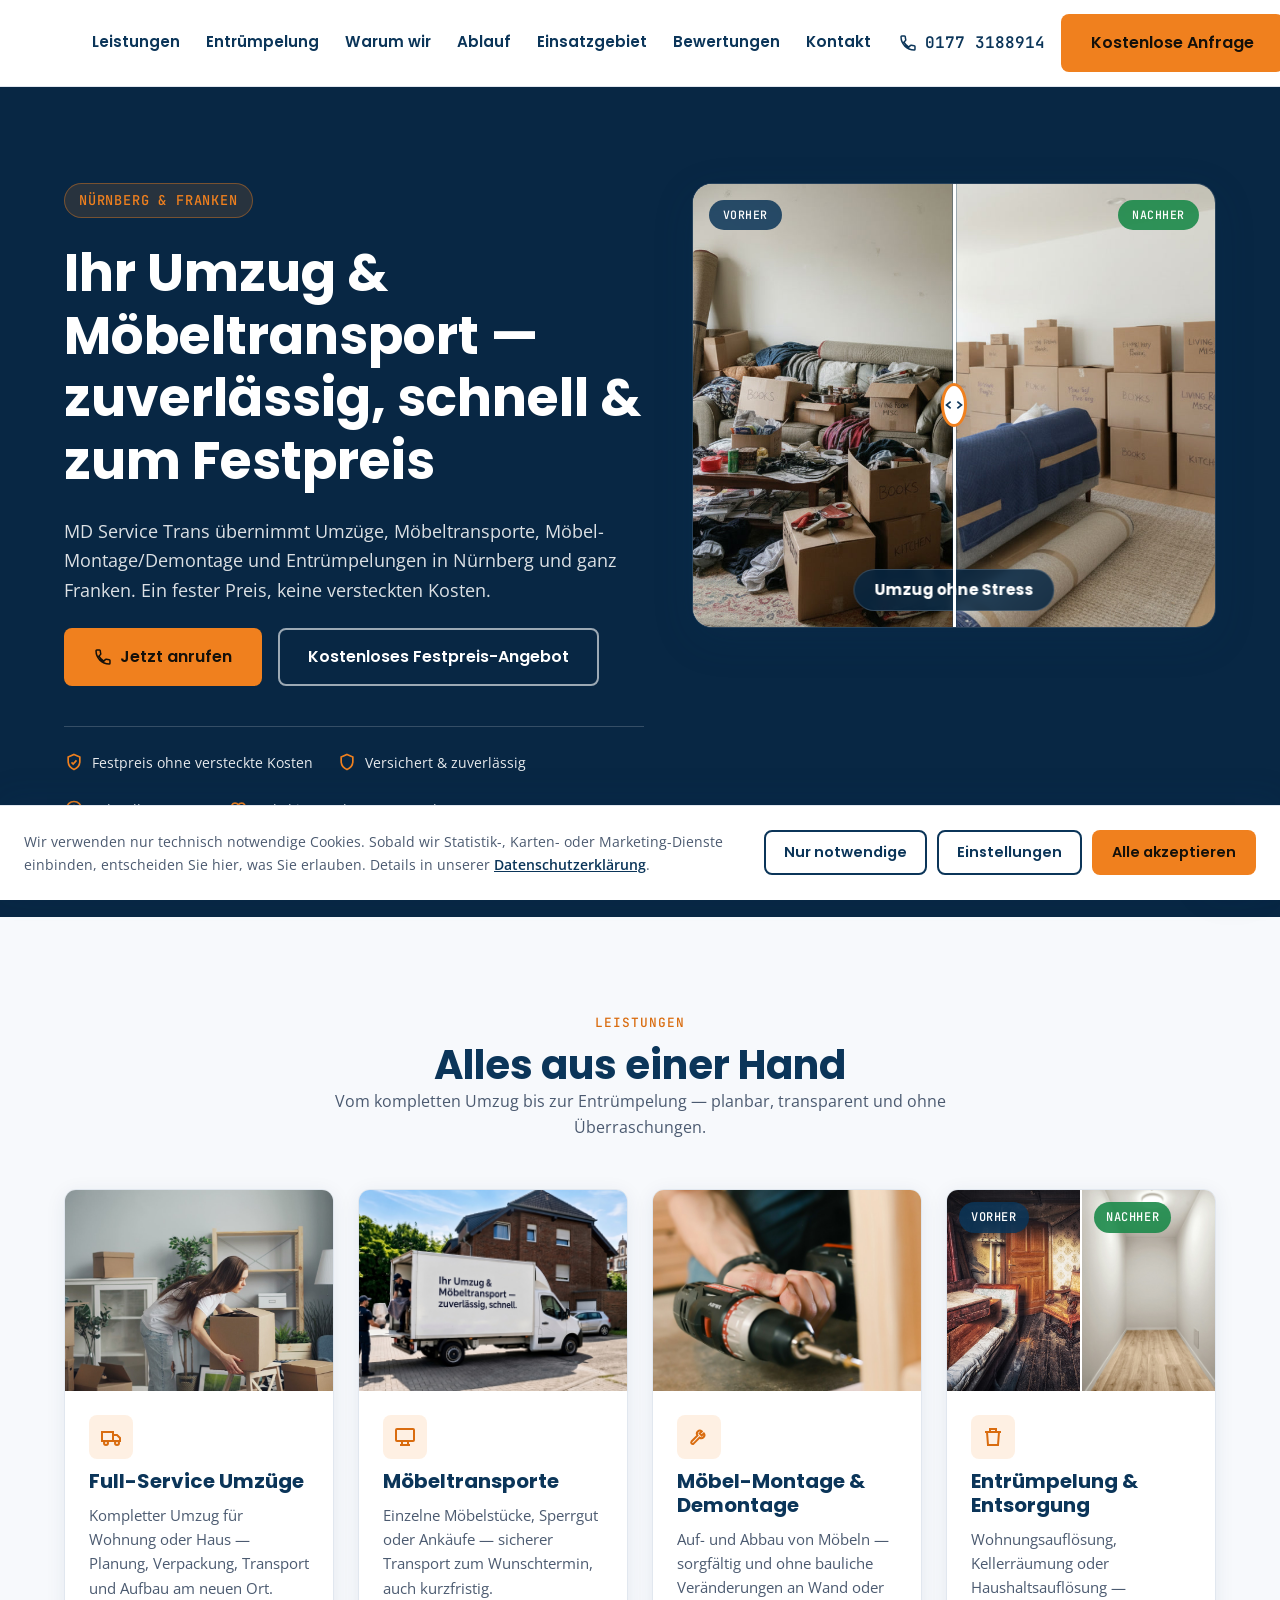
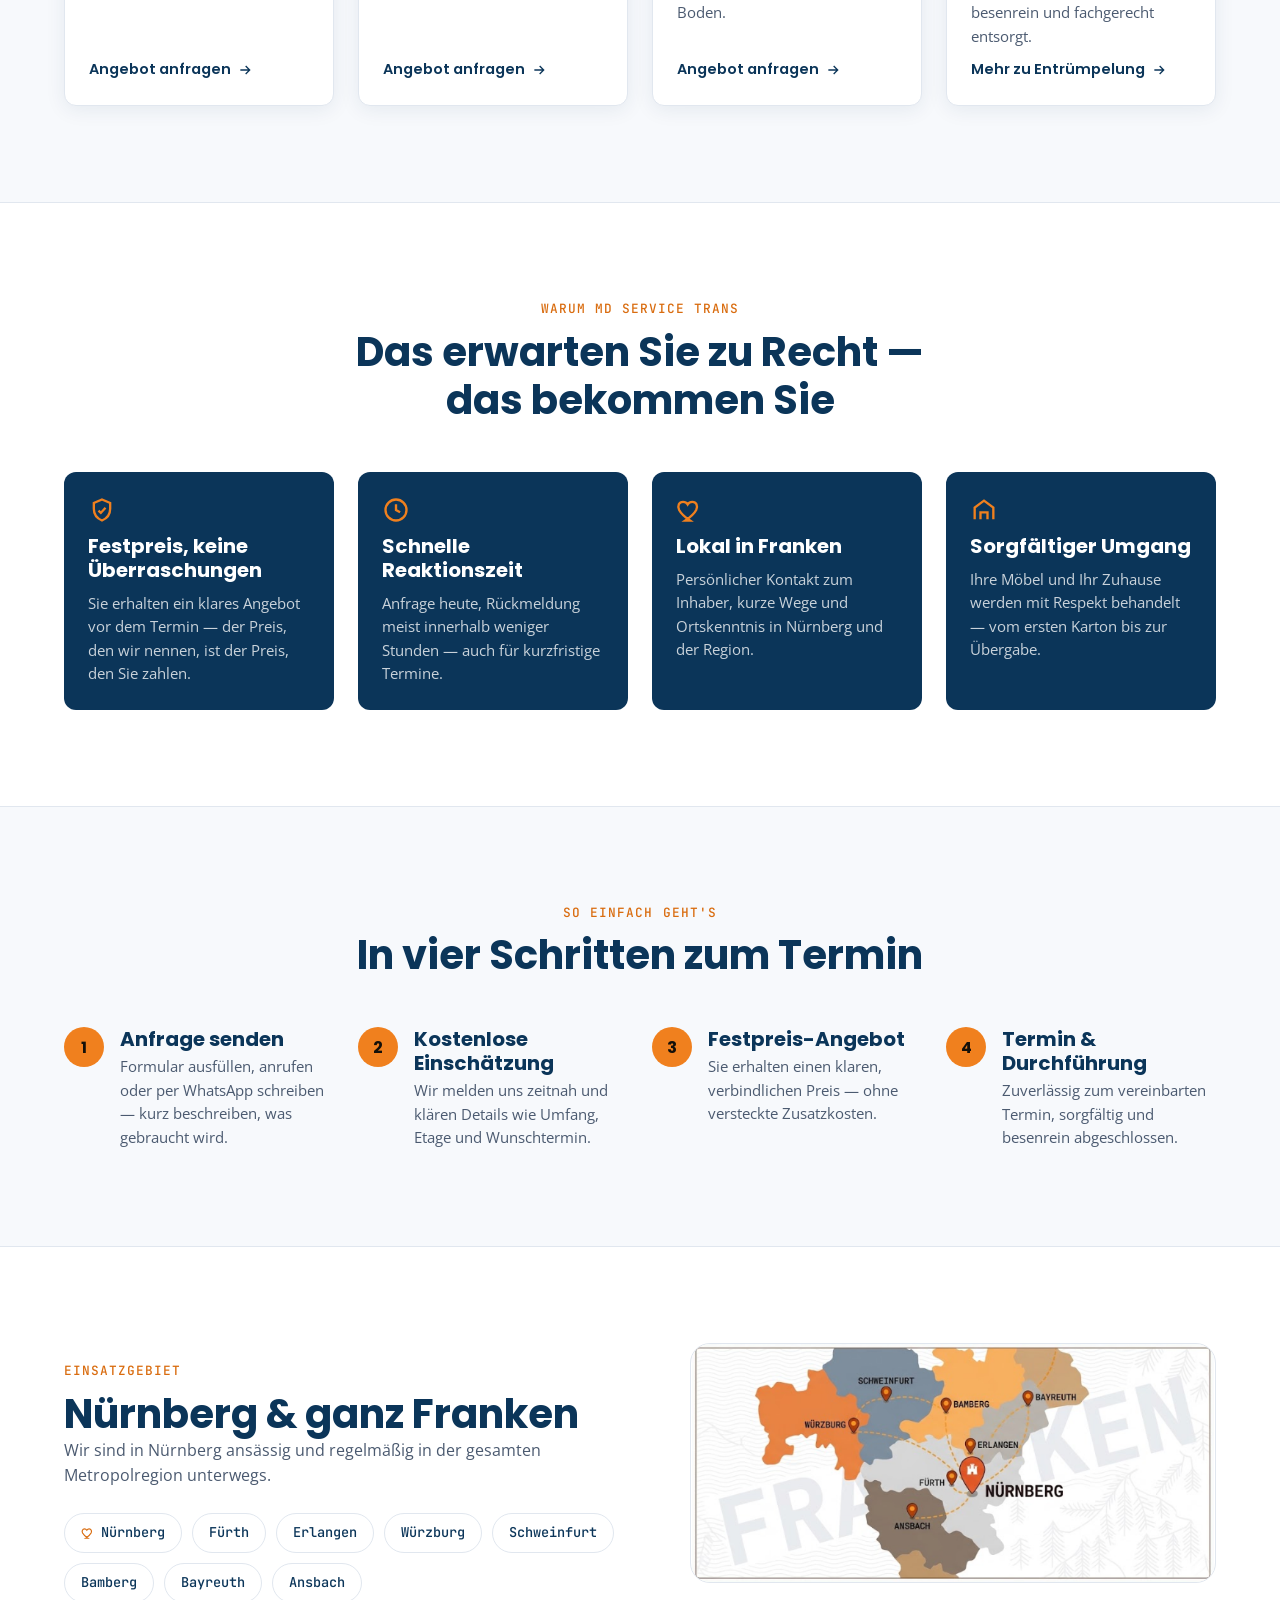
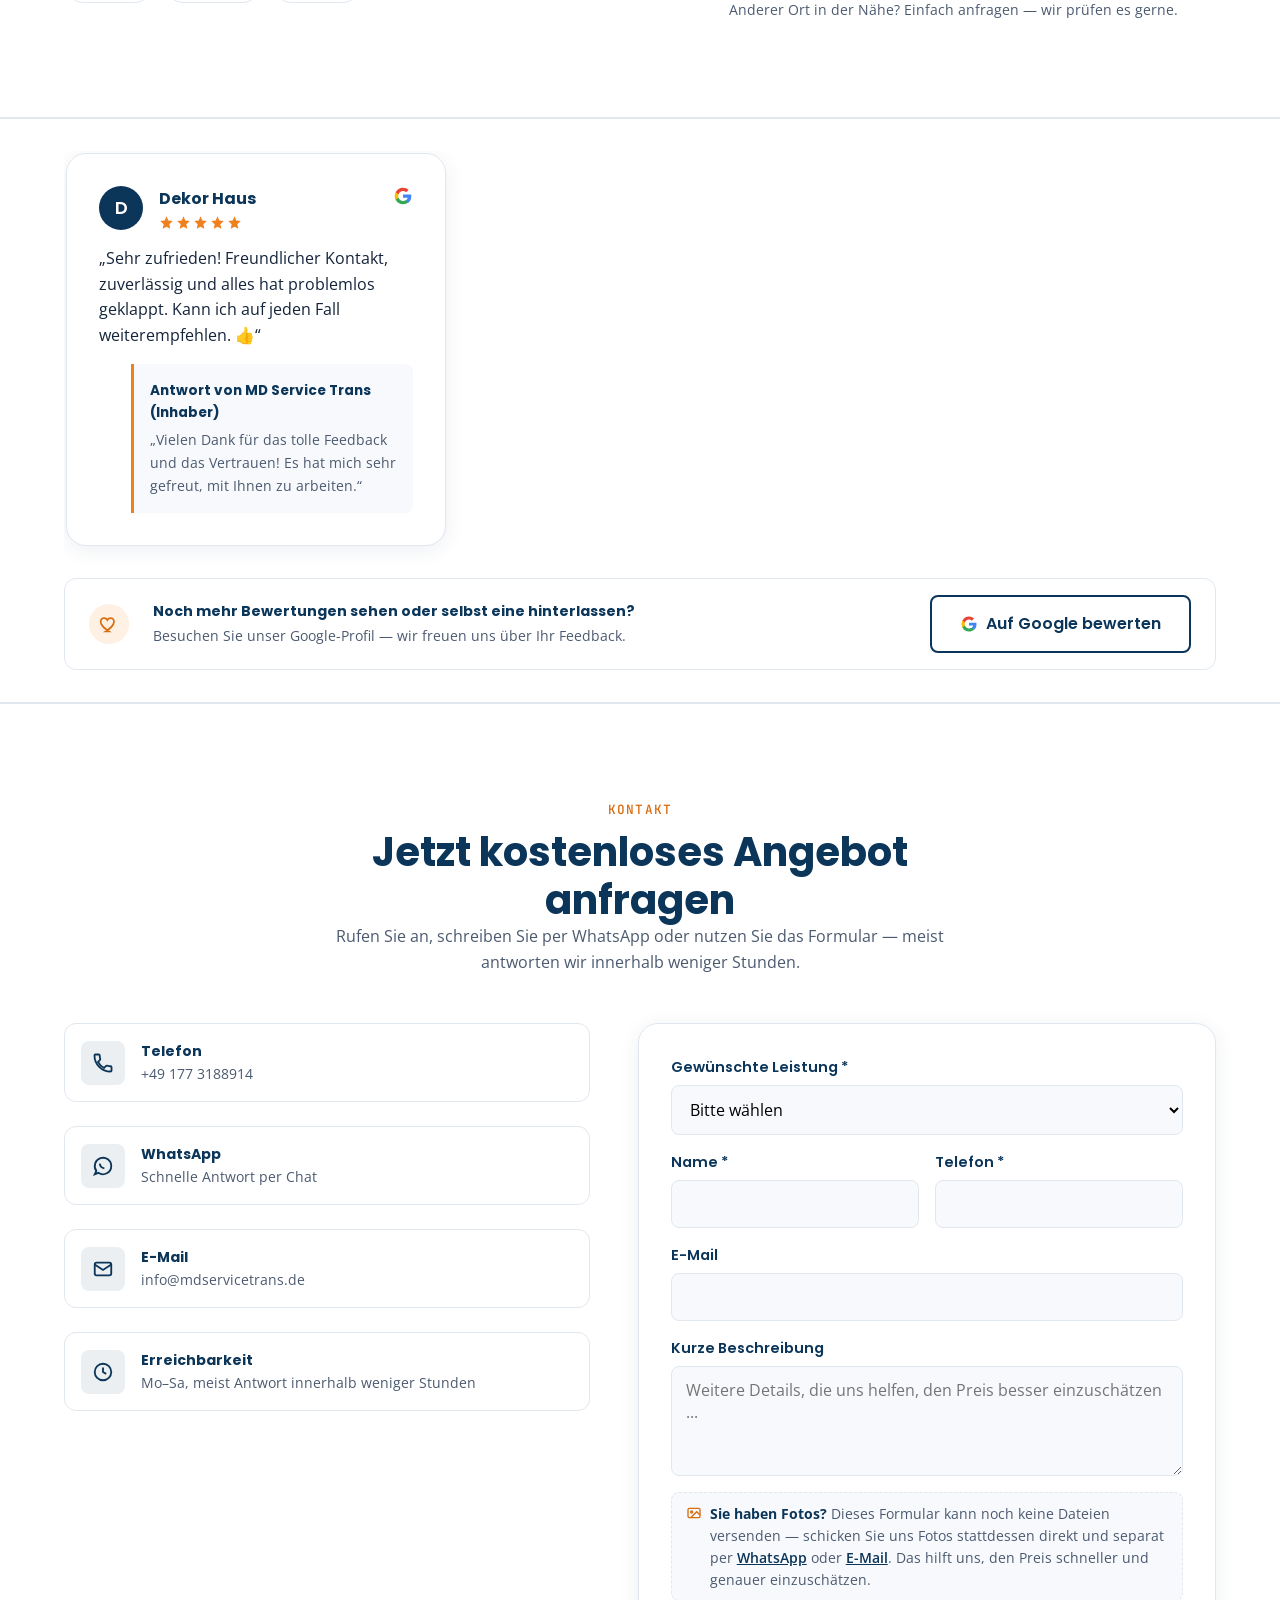
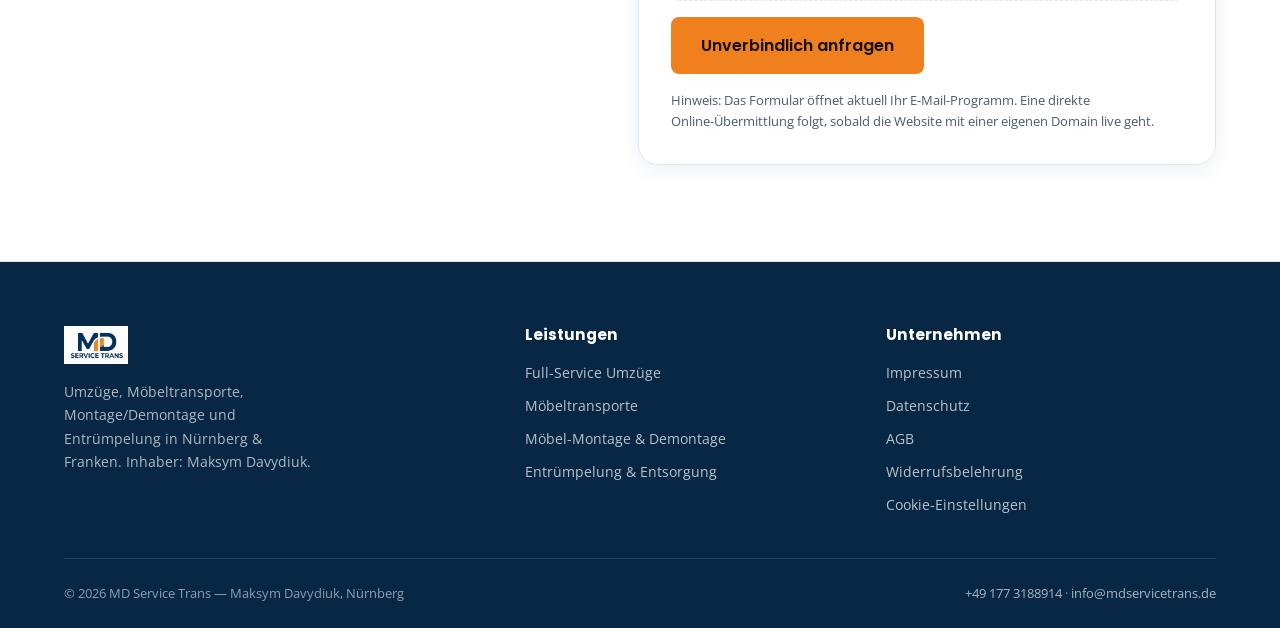
<file: index.html>
<!DOCTYPE html>
<html lang="de">
<head>
<meta charset="UTF-8">
<meta name="viewport" content="width=device-width, initial-scale=1">
<title>MD Service Trans — Umzüge & Möbeltransporte in Nürnberg & Franken</title>
<meta name="description" content="Umzüge, Möbeltransporte, Möbel-Montage/Demontage und Entrümpelung in Nürnberg und Franken. Festpreis ohne versteckte Kosten, versichert, schnelle Antwort.">
<meta name="robots" content="index, follow">
<meta name="theme-color" content="#0B3559">

<link rel="canonical" href="https://www.mdservicetrans.de/">

<meta property="og:type" content="website">
<meta property="og:site_name" content="MD Service Trans">
<meta property="og:title" content="MD Service Trans — Umzüge & Möbeltransporte in Nürnberg & Franken">
<meta property="og:description" content="Umzüge, Möbeltransporte, Möbel-Montage/Demontage und Entrümpelung in Nürnberg und Franken. Festpreis ohne versteckte Kosten, versichert, schnelle Antwort.">
<meta property="og:url" content="https://www.mdservicetrans.de/">
<meta property="og:image" content="https://www.mdservicetrans.de/assets/brand/favicon-512.png">
<meta property="og:locale" content="de_DE">
<meta name="twitter:card" content="summary">
<meta name="twitter:title" content="MD Service Trans — Umzüge & Möbeltransporte in Nürnberg & Franken">
<meta name="twitter:description" content="Umzüge, Möbeltransporte, Möbel-Montage/Demontage und Entrümpelung in Nürnberg und Franken.">
<meta name="twitter:image" content="https://www.mdservicetrans.de/assets/brand/favicon-512.png">

<link rel="icon" type="image/png" sizes="32x32" href="assets/brand/favicon-32.png">
<link rel="icon" type="image/png" sizes="512x512" href="assets/brand/favicon-512.png">
<link rel="apple-touch-icon" href="assets/brand/favicon-180.png">

<link rel="stylesheet" href="assets/fonts/fonts.css">
<link rel="stylesheet" href="styles.css">

<!-- Structured data for AI agents & search engines (schema.org LocalBusiness) -->
<script type="application/ld+json">
{
  "@context": "https://schema.org",
  "@type": "MovingCompany",
  "name": "MD Service Trans",
  "image": "assets/brand/logo.png",
  "url": "https://www.mdservicetrans.de",
  "telephone": "+491773188914",
  "email": "info@mdservicetrans.de",
  "founder": { "@type": "Person", "name": "Maksym Davydiuk" },
  "sameAs": ["https://www.google.com/search?q=MD+Service+Trans&kgmid=%2Fg%2F11nvbgvc3h&hl=de"],
  "address": {
    "@type": "PostalAddress",
    "streetAddress": "Jenaer Str. 13",
    "postalCode": "90491",
    "addressLocality": "Nürnberg",
    "addressCountry": "DE"
  },
  "areaServed": ["Nürnberg", "Fürth", "Erlangen", "Würzburg", "Schweinfurt", "Bamberg", "Bayreuth", "Ansbach"],
  "priceRange": "€€",
  "makesOffer": [
    { "@type": "Offer", "itemOffered": { "@type": "Service", "name": "Umzüge / Full-Service Umzug" } },
    { "@type": "Offer", "itemOffered": { "@type": "Service", "name": "Möbeltransporte" } },
    { "@type": "Offer", "itemOffered": { "@type": "Service", "name": "Möbel-Montage & Demontage" } },
    { "@type": "Offer", "itemOffered": { "@type": "Service", "name": "Entrümpelung & Entsorgung" } }
  ]
}
</script>
</head>
<body>
<a class="skip-link" href="#main">Zum Inhalt springen</a>

<header class="site-header">
  <div class="container header-inner">
    <a href="#top" class="brand" aria-label="MD Service Trans — Startseite">
      <img src="assets/brand/logo.png" alt="MD Service Trans Logo">
    </a>
    <nav class="main-nav" id="main-nav" aria-label="Hauptnavigation">
      <a href="#leistungen">Leistungen</a>
      <a href="entruempelung/">Entrümpelung</a>
      <a href="#warum-wir">Warum wir</a>
      <a href="#ablauf">Ablauf</a>
      <a href="#einsatzgebiet">Einsatzgebiet</a>
      <a href="#bewertungen">Bewertungen</a>
      <a href="#kontakt">Kontakt</a>
    </nav>
    <div class="header-cta">
      <a class="phone-link" href="tel:+491773188914" aria-label="Anrufen: 0177 3188914">
        <svg width="18" height="18" viewBox="0 0 24 24" fill="none" stroke="currentColor" stroke-width="2" aria-hidden="true"><path d="M6.6 10.8c1.4 2.8 3.8 5.2 6.6 6.6l2.2-2.2c.3-.3.7-.4 1.1-.3 1.2.4 2.5.6 3.8.6.6 0 1 .5 1 1.1v3.6c0 .6-.5 1.1-1.1 1.1C10.6 21.3 2.7 13.4 2.7 3.8 2.7 3.2 3.1 2.7 3.7 2.7h3.6c.6 0 1.1.4 1.1 1 0 1.3.2 2.6.6 3.8.1.4 0 .8-.3 1.1L6.6 10.8Z"/></svg>
        <span>0177 3188914</span>
      </a>
      <a class="btn btn-primary" href="#kontakt">Kostenlose Anfrage</a>
      <button class="nav-toggle" id="nav-toggle" aria-expanded="false" aria-controls="main-nav" aria-label="Menü öffnen">
        <svg viewBox="0 0 24 24" fill="none" stroke="currentColor" stroke-width="2" aria-hidden="true"><path d="M4 7h16M4 12h16M4 17h16"/></svg>
      </button>
    </div>
  </div>
</header>

<main id="main">

  <!-- HERO -->
  <section class="hero" id="top">
    <div class="container hero-inner">
      <div class="hero-copy">
        <span class="eyebrow">Nürnberg &amp; Franken</span>
        <h1>Ihr Umzug &amp; Möbeltransport — zuverlässig, schnell &amp; zum Festpreis</h1>
        <p class="hero-sub">MD Service Trans übernimmt Umzüge, Möbeltransporte, Möbel-Montage/Demontage und Entrümpelungen in Nürnberg und ganz Franken. Ein fester Preis, keine versteckten Kosten.</p>
        <div class="hero-actions">
          <a class="btn btn-primary" href="tel:+491773188914">
            <svg width="18" height="18" viewBox="0 0 24 24" fill="none" stroke="currentColor" stroke-width="2" aria-hidden="true"><path d="M6.6 10.8c1.4 2.8 3.8 5.2 6.6 6.6l2.2-2.2c.3-.3.7-.4 1.1-.3 1.2.4 2.5.6 3.8.6.6 0 1 .5 1 1.1v3.6c0 .6-.5 1.1-1.1 1.1C10.6 21.3 2.7 13.4 2.7 3.8 2.7 3.2 3.1 2.7 3.7 2.7h3.6c.6 0 1.1.4 1.1 1 0 1.3.2 2.6.6 3.8.1.4 0 .8-.3 1.1L6.6 10.8Z"/></svg>
            Jetzt anrufen
          </a>
          <a class="btn btn-secondary" href="#kontakt">Kostenloses Festpreis-Angebot</a>
        </div>
        <div class="trust-strip">
          <div class="trust-item"><svg viewBox="0 0 24 24" fill="none" stroke="currentColor" stroke-width="2" aria-hidden="true"><path d="M9 12.5l2 2 4-4.5M12 3l7 3v5c0 4.6-3 8.4-7 10-4-1.6-7-5.4-7-10V6l7-3Z"/></svg>Festpreis ohne versteckte Kosten</div>
          <div class="trust-item"><svg viewBox="0 0 24 24" fill="none" stroke="currentColor" stroke-width="2" aria-hidden="true"><path d="M12 3l7 3v5c0 4.6-3 8.4-7 10-4-1.6-7-5.4-7-10V6l7-3Z"/></svg>Versichert &amp; zuverlässig</div>
          <div class="trust-item"><svg viewBox="0 0 24 24" fill="none" stroke="currentColor" stroke-width="2" aria-hidden="true"><circle cx="12" cy="12" r="9"/><path d="M12 7v5l3.5 2"/></svg>Schnelle Antwort</div>
          <div class="trust-item"><svg viewBox="0 0 24 24" fill="none" stroke="currentColor" stroke-width="2" aria-hidden="true"><path d="M12 21s-7-4.6-9.3-9C1 8.4 2.6 5 6 5c2 0 3.3 1 4 2.2C10.7 6 12 5 14 5c3.4 0 5 3.4 3.3 7-2.3 4.4-9.3 9-9.3 9Z"/></svg>Lokal in Franken verwurzelt</div>
        </div>
      </div>
      <div class="hero-photo-card">
        <!-- TODO: swap for the matched AI-generated "chaos -> packed" pair once supplied via Drive -->
        <div class="ba-slider" id="hero-ba-slider">
          <div class="ba-slider-layer ba-after">
            <img src="assets/photos/hero-nachher-room.jpg" alt="Nachher: sauber verpacktes Sofa und ordentlich gestapelte Kartons, bereit für den Umzug" width="1344" height="768">
          </div>
          <div class="ba-slider-layer ba-before">
            <img src="assets/photos/hero-vorher-room.jpg" alt="Vorher: Zimmer voller Umzugskartons, Möbel und Chaos" width="1344" height="768">
          </div>
          <span class="ba-slider-tag ba-tag-before">Vorher</span>
          <span class="ba-slider-tag ba-tag-after">Nachher</span>
          <div class="ba-slider-handle" id="hero-ba-handle" role="slider" tabindex="0"
               aria-label="Vorher/Nachher-Vergleich verschieben" aria-valuemin="0" aria-valuemax="100" aria-valuenow="50">
            <span class="ba-slider-handle-btn">
              <svg viewBox="0 0 24 24" fill="none" stroke="currentColor" stroke-width="2" aria-hidden="true"><path d="M8 8l-5 4 5 4M16 8l5 4-5 4"/></svg>
            </span>
          </div>
          <span class="hero-slogan">Umzug ohne Stress</span>
        </div>
      </div>
    </div>
  </section>

  <!-- SERVICES -->
  <section id="leistungen">
    <div class="container">
      <div class="section-head">
        <span class="kicker">Leistungen</span>
        <h2>Alles aus einer Hand</h2>
        <p>Vom kompletten Umzug bis zur Entrümpelung — planbar, transparent und ohne Überraschungen.</p>
      </div>
      <div class="services-grid">

        <article class="service-card">
          <div class="service-photo"><img src="assets/photos/service-umzug.jpg" alt="Umzugskartons werden in einer Wohnung für einen Full-Service-Umzug gepackt (Illustrationsfoto)" loading="lazy" width="600" height="450"></div>
          <div class="service-body">
            <div class="service-icon"><svg viewBox="0 0 24 24" fill="none" stroke="currentColor" stroke-width="2" aria-hidden="true"><path d="M3 7h11v9H3zM14 10h4l3 3v3h-7zM7 20a2 2 0 100-4 2 2 0 000 4zM18 20a2 2 0 100-4 2 2 0 000 4z"/></svg></div>
            <h3>Full-Service Umzüge</h3>
            <p>Kompletter Umzug für Wohnung oder Haus — Planung, Verpackung, Transport und Aufbau am neuen Ort.</p>
            <a class="service-link" href="#kontakt">Angebot anfragen <svg viewBox="0 0 24 24" fill="none" stroke="currentColor" stroke-width="2" aria-hidden="true"><path d="M5 12h14M13 6l6 6-6 6"/></svg></a>
          </div>
        </article>

        <article class="service-card">
          <div class="service-photo"><img src="assets/photos/service-moebeltransport-creative.jpg" alt="Großer Möbeltransporter für umfangreiche Transporte (Illustrationsfoto)" loading="lazy" width="600" height="450"></div>
          <div class="service-body">
            <div class="service-icon"><svg viewBox="0 0 24 24" fill="none" stroke="currentColor" stroke-width="2" aria-hidden="true"><rect x="3" y="4" width="18" height="12" rx="1"/><path d="M7 20h10M9 16v4M15 16v4"/></svg></div>
            <h3>Möbeltransporte</h3>
            <p>Einzelne Möbelstücke, Sperrgut oder Ankäufe — sicherer Transport zum Wunschtermin, auch kurzfristig.</p>
            <a class="service-link" href="#kontakt">Angebot anfragen <svg viewBox="0 0 24 24" fill="none" stroke="currentColor" stroke-width="2" aria-hidden="true"><path d="M5 12h14M13 6l6 6-6 6"/></svg></a>
          </div>
        </article>

        <article class="service-card">
          <div class="service-photo"><img src="assets/photos/service-montage.jpg" alt="Möbelmontage mit Akkuschrauber (Illustrationsfoto)" loading="lazy" width="600" height="450"></div>
          <div class="service-body">
            <div class="service-icon"><svg viewBox="0 0 24 24" fill="none" stroke="currentColor" stroke-width="2" aria-hidden="true"><path d="M14.7 6.3a3 3 0 00-4.2 4.2l-6 6a1.5 1.5 0 002.1 2.1l6-6a3 3 0 004.2-4.2l-2.1 2.1-2-2 2.1-2.1Z"/></svg></div>
            <h3>Möbel-Montage &amp; Demontage</h3>
            <p>Auf- und Abbau von Möbeln — sorgfältig und ohne bauliche Veränderungen an Wand oder Boden.</p>
            <a class="service-link" href="#kontakt">Angebot anfragen <svg viewBox="0 0 24 24" fill="none" stroke="currentColor" stroke-width="2" aria-hidden="true"><path d="M5 12h14M13 6l6 6-6 6"/></svg></a>
          </div>
        </article>

        <article class="service-card">
          <div class="service-photo">
            <div class="before-after before-after--card">
              <div class="ba-panel vorher">
                <img src="assets/photos/entruempelung-vorher.jpg" alt="Vollgestellter, unaufgeräumter Raum vor einer Entrümpelung (Beispielbild)" loading="lazy">
                <span class="ba-tag">Vorher</span>
              </div>
              <div class="ba-panel nachher">
                <img src="assets/photos/service-entruempelung.jpg" alt="Leerer, besenreiner Raum nach einer Entrümpelung (Beispielbild)" loading="lazy">
                <span class="ba-tag">Nachher</span>
              </div>
            </div>
          </div>
          <div class="service-body">
            <div class="service-icon"><svg viewBox="0 0 24 24" fill="none" stroke="currentColor" stroke-width="2" aria-hidden="true"><path d="M4 7h16M9 7V4h6v3M6 7l1 13h10l1-13"/></svg></div>
            <h3>Entrümpelung &amp; Entsorgung</h3>
            <p>Wohnungsauflösung, Kellerräumung oder Haushaltsauflösung — besenrein und fachgerecht entsorgt.</p>
            <a class="service-link" href="entruempelung/">Mehr zu Entrümpelung <svg viewBox="0 0 24 24" fill="none" stroke="currentColor" stroke-width="2" aria-hidden="true"><path d="M5 12h14M13 6l6 6-6 6"/></svg></a>
          </div>
        </article>

      </div>
    </div>
  </section>

  <!-- WHY US -->
  <section id="warum-wir" class="section-alt">
    <div class="container">
      <div class="section-head">
        <span class="kicker">Warum MD Service Trans</span>
        <h2>Das erwarten Sie zu Recht — das bekommen Sie</h2>
      </div>
      <div class="why-grid">
        <div class="why-card">
          <svg viewBox="0 0 24 24" fill="none" stroke="currentColor" stroke-width="2" aria-hidden="true"><path d="M9 12.5l2 2 4-4.5M12 3l7 3v5c0 4.6-3 8.4-7 10-4-1.6-7-5.4-7-10V6l7-3Z"/></svg>
          <h3>Festpreis, keine Überraschungen</h3>
          <p>Sie erhalten ein klares Angebot vor dem Termin — der Preis, den wir nennen, ist der Preis, den Sie zahlen.</p>
        </div>
        <div class="why-card">
          <svg viewBox="0 0 24 24" fill="none" stroke="currentColor" stroke-width="2" aria-hidden="true"><circle cx="12" cy="12" r="9"/><path d="M12 7v5l3.5 2"/></svg>
          <h3>Schnelle Reaktionszeit</h3>
          <p>Anfrage heute, Rückmeldung meist innerhalb weniger Stunden — auch für kurzfristige Termine.</p>
        </div>
        <div class="why-card">
          <svg viewBox="0 0 24 24" fill="none" stroke="currentColor" stroke-width="2" aria-hidden="true"><path d="M12 21s-7-4.6-9.3-9C1 8.4 2.6 5 6 5c2 0 3.3 1 4 2.2C10.7 6 12 5 14 5c3.4 0 5 3.4 3.3 7-2.3 4.4-9.3 9-9.3 9Z"/></svg>
          <h3>Lokal in Franken</h3>
          <p>Persönlicher Kontakt zum Inhaber, kurze Wege und Ortskenntnis in Nürnberg und der Region.</p>
        </div>
        <div class="why-card">
          <svg viewBox="0 0 24 24" fill="none" stroke="currentColor" stroke-width="2" aria-hidden="true"><path d="M4 20V10l8-6 8 6v10M9 20v-6h6v6"/></svg>
          <h3>Sorgfältiger Umgang</h3>
          <p>Ihre Möbel und Ihr Zuhause werden mit Respekt behandelt — vom ersten Karton bis zur Übergabe.</p>
        </div>
      </div>
    </div>
  </section>

  <!-- PROCESS -->
  <section id="ablauf">
    <div class="container">
      <div class="section-head">
        <span class="kicker">So einfach geht's</span>
        <h2>In vier Schritten zum Termin</h2>
      </div>
      <div class="steps">
        <div class="step"><h3>Anfrage senden</h3><p>Formular ausfüllen, anrufen oder per WhatsApp schreiben — kurz beschreiben, was gebraucht wird.</p></div>
        <div class="step"><h3>Kostenlose Einschätzung</h3><p>Wir melden uns zeitnah und klären Details wie Umfang, Etage und Wunschtermin.</p></div>
        <div class="step"><h3>Festpreis-Angebot</h3><p>Sie erhalten einen klaren, verbindlichen Preis — ohne versteckte Zusatzkosten.</p></div>
        <div class="step"><h3>Termin &amp; Durchführung</h3><p>Zuverlässig zum vereinbarten Termin, sorgfältig und besenrein abgeschlossen.</p></div>
      </div>
    </div>
  </section>

  <!-- SERVICE AREA -->
  <section id="einsatzgebiet" class="section-alt">
    <div class="container area-wrap">
      <div>
        <span class="kicker">Einsatzgebiet</span>
        <h2>Nürnberg &amp; ganz Franken</h2>
        <p>Wir sind in Nürnberg ansässig und regelmäßig in der gesamten Metropolregion unterwegs.</p>
        <div class="area-list">
          <span class="area-chip"><svg viewBox="0 0 24 24" fill="none" stroke="currentColor" stroke-width="2" aria-hidden="true"><path d="M12 21s-7-4.6-9.3-9C1 8.4 2.6 5 6 5c2 0 3.3 1 4 2.2C10.7 6 12 5 14 5c3.4 0 5 3.4 3.3 7-2.3 4.4-9.3 9-9.3 9Z"/></svg>Nürnberg</span>
          <span class="area-chip">Fürth</span>
          <span class="area-chip">Erlangen</span>
          <span class="area-chip">Würzburg</span>
          <span class="area-chip">Schweinfurt</span>
          <span class="area-chip">Bamberg</span>
          <span class="area-chip">Bayreuth</span>
          <span class="area-chip">Ansbach</span>
        </div>
      </div>
      <div class="area-map-col">
        <div class="area-map">
          <img src="assets/photos/franconia-service-area-map.png" alt="Illustrierte Karte des Einsatzgebiets Franken: Nürnberg als Standort, verbunden mit Fürth, Erlangen, Würzburg, Schweinfurt, Bamberg, Bayreuth und Ansbach" width="711" height="325">
        </div>
        <p class="area-map-caption">Anderer Ort in der Nähe? Einfach anfragen — wir prüfen es gerne.</p>
      </div>
    </div>
  </section>

  <!-- REVIEWS -->
  <section id="bewertungen" class="section-slim section-alt">
    <div class="container">
      <div class="reviews-scroll">
        <article class="review-card">
          <div class="review-card-head">
            <div class="review-avatar" aria-hidden="true">D</div>
            <div class="review-card-meta">
              <strong class="review-author">Dekor Haus</strong>
              <span class="review-stars" role="img" aria-label="5 von 5 Sternen">
                <svg viewBox="0 0 24 24" fill="currentColor" aria-hidden="true"><path d="M12 2l2.9 6.9L22 9.6l-5.5 5 1.6 7.4L12 18.6l-6.1 3.4L7.5 14.6 2 9.6l7.1-.7L12 2z"/></svg>
                <svg viewBox="0 0 24 24" fill="currentColor" aria-hidden="true"><path d="M12 2l2.9 6.9L22 9.6l-5.5 5 1.6 7.4L12 18.6l-6.1 3.4L7.5 14.6 2 9.6l7.1-.7L12 2z"/></svg>
                <svg viewBox="0 0 24 24" fill="currentColor" aria-hidden="true"><path d="M12 2l2.9 6.9L22 9.6l-5.5 5 1.6 7.4L12 18.6l-6.1 3.4L7.5 14.6 2 9.6l7.1-.7L12 2z"/></svg>
                <svg viewBox="0 0 24 24" fill="currentColor" aria-hidden="true"><path d="M12 2l2.9 6.9L22 9.6l-5.5 5 1.6 7.4L12 18.6l-6.1 3.4L7.5 14.6 2 9.6l7.1-.7L12 2z"/></svg>
                <svg viewBox="0 0 24 24" fill="currentColor" aria-hidden="true"><path d="M12 2l2.9 6.9L22 9.6l-5.5 5 1.6 7.4L12 18.6l-6.1 3.4L7.5 14.6 2 9.6l7.1-.7L12 2z"/></svg>
              </span>
            </div>
            <svg class="review-google-icon" width="20" height="20" viewBox="0 0 24 24" aria-hidden="true"><path fill="#4285F4" d="M22 12.2c0-.7-.06-1.4-.18-2H12v3.8h5.6a4.8 4.8 0 0 1-2.08 3.2v2.6h3.36c1.97-1.8 3.12-4.5 3.12-7.6Z"/><path fill="#34A853" d="M12 22c2.7 0 4.97-.9 6.62-2.4l-3.36-2.6c-.93.63-2.13 1-3.26 1-2.5 0-4.6-1.7-5.36-3.9H3.18v2.5A10 10 0 0 0 12 22Z"/><path fill="#FBBC05" d="M6.64 14.1a5.97 5.97 0 0 1 0-4.2v-2.5H3.18a10 10 0 0 0 0 9.2l3.46-2.5Z"/><path fill="#EA4335" d="M12 6c1.47 0 2.79.5 3.83 1.5l2.87-2.8C16.96 3.02 14.7 2 12 2 8.15 2 4.8 4.2 3.18 7.4l3.46 2.5C7.4 7.7 9.5 6 12 6Z"/></svg>
          </div>
          <p class="review-text">„Sehr zufrieden! Freundlicher Kontakt, zuverlässig und alles hat problemlos geklappt. Kann ich auf jeden Fall weiterempfehlen. 👍“</p>
          <div class="review-reply">
            <strong>Antwort von MD Service Trans (Inhaber)</strong>
            <p>„Vielen Dank für das tolle Feedback und das Vertrauen! Es hat mich sehr gefreut, mit Ihnen zu arbeiten.“</p>
          </div>
        </article>
      </div>

      <div class="reviews-bar">
        <div class="reviews-bar-icon">
          <svg viewBox="0 0 24 24" fill="none" stroke="currentColor" stroke-width="2" aria-hidden="true"><path d="M12 21s-7-4.6-9.3-9C1 8.4 2.6 5 6 5c2 0 3.3 1 4 2.2C10.7 6 12 5 14 5c3.4 0 5 3.4 3.3 7-2.3 4.4-9.3 9-9.3 9Z"/></svg>
        </div>
        <p class="reviews-bar-text">
          <strong>Noch mehr Bewertungen sehen oder selbst eine hinterlassen?</strong>
          Besuchen Sie unser Google-Profil — wir freuen uns über Ihr Feedback.
        </p>
        <a class="btn btn-outline-navy gbp-cta" href="https://www.google.com/search?q=MD+Service+Trans&kgmid=%2Fg%2F11nvbgvc3h&hl=de" target="_blank" rel="noopener">
          <svg width="18" height="18" viewBox="0 0 24 24" aria-hidden="true"><path fill="#4285F4" d="M22 12.2c0-.7-.06-1.4-.18-2H12v3.8h5.6a4.8 4.8 0 0 1-2.08 3.2v2.6h3.36c1.97-1.8 3.12-4.5 3.12-7.6Z"/><path fill="#34A853" d="M12 22c2.7 0 4.97-.9 6.62-2.4l-3.36-2.6c-.93.63-2.13 1-3.26 1-2.5 0-4.6-1.7-5.36-3.9H3.18v2.5A10 10 0 0 0 12 22Z"/><path fill="#FBBC05" d="M6.64 14.1a5.97 5.97 0 0 1 0-4.2v-2.5H3.18a10 10 0 0 0 0 9.2l3.46-2.5Z"/><path fill="#EA4335" d="M12 6c1.47 0 2.79.5 3.83 1.5l2.87-2.8C16.96 3.02 14.7 2 12 2 8.15 2 4.8 4.2 3.18 7.4l3.46 2.5C7.4 7.7 9.5 6 12 6Z"/></svg>
          Auf Google bewerten
        </a>
      </div>
    </div>
  </section>

  <!-- CONTACT -->
  <section id="kontakt" class="section-alt">
    <div class="container">
      <div class="section-head">
        <span class="kicker">Kontakt</span>
        <h2>Jetzt kostenloses Angebot anfragen</h2>
        <p>Rufen Sie an, schreiben Sie per WhatsApp oder nutzen Sie das Formular — meist antworten wir innerhalb weniger Stunden.</p>
      </div>
      <div class="contact-wrap">
        <div class="contact-info">
          <a class="contact-method" href="tel:+491773188914">
            <span class="icon-wrap"><svg viewBox="0 0 24 24" fill="none" stroke="currentColor" stroke-width="2" aria-hidden="true"><path d="M6.6 10.8c1.4 2.8 3.8 5.2 6.6 6.6l2.2-2.2c.3-.3.7-.4 1.1-.3 1.2.4 2.5.6 3.8.6.6 0 1 .5 1 1.1v3.6c0 .6-.5 1.1-1.1 1.1C10.6 21.3 2.7 13.4 2.7 3.8 2.7 3.2 3.1 2.7 3.7 2.7h3.6c.6 0 1.1.4 1.1 1 0 1.3.2 2.6.6 3.8.1.4 0 .8-.3 1.1L6.6 10.8Z"/></svg></span>
            <span><strong>Telefon</strong><span>+49 177 3188914</span></span>
          </a>
          <a class="contact-method" href="https://wa.me/491773188914" target="_blank" rel="noopener">
            <span class="icon-wrap"><svg viewBox="0 0 24 24" fill="none" stroke="currentColor" stroke-width="2" aria-hidden="true"><path d="M21 12a9 9 0 10-16.3 5.3L3 21l3.9-1.6A9 9 0 0021 12z"/><path d="M8.5 9.5c.3 2.6 2.4 4.7 5 5"/></svg></span>
            <span><strong>WhatsApp</strong><span>Schnelle Antwort per Chat</span></span>
          </a>
          <a class="contact-method" href="mailto:info@mdservicetrans.de">
            <span class="icon-wrap"><svg viewBox="0 0 24 24" fill="none" stroke="currentColor" stroke-width="2" aria-hidden="true"><rect x="3" y="5" width="18" height="14" rx="2"/><path d="M3 7l9 6 9-6"/></svg></span>
            <span><strong>E-Mail</strong><span>info@mdservicetrans.de</span></span>
          </a>
          <div class="contact-method">
            <span class="icon-wrap"><svg viewBox="0 0 24 24" fill="none" stroke="currentColor" stroke-width="2" aria-hidden="true"><circle cx="12" cy="12" r="9"/><path d="M12 7v5l3.5 2"/></svg></span>
            <span><strong>Erreichbarkeit</strong><span>Mo–Sa, meist Antwort innerhalb weniger Stunden</span></span>
          </div>
        </div>

        <form class="contact-form" id="request-form" action="mailto:info@mdservicetrans.de" method="post" enctype="text/plain">

          <!-- Honeypot: hidden from real users, bots often fill every field.
               Not enforced by mailto: today, but ready for when this form
               is connected to a real backend (Formspree/Netlify Forms/etc.) -->
          <div class="hp-field" aria-hidden="true">
            <label for="website">Website</label>
            <input type="text" id="website" name="website" tabindex="-1" autocomplete="off">
          </div>

          <div class="form-row">
            <label for="service">Gewünschte Leistung *</label>
            <select id="service" name="Leistung" required>
              <option value="">Bitte wählen</option>
              <option value="Umzug">Full-Service Umzug</option>
              <option value="Moebeltransport">Möbeltransport</option>
              <option value="Montage">Möbel-Montage &amp; Demontage</option>
              <option value="Entruempelung">Entrümpelung &amp; Entsorgung</option>
              <option value="Sonstiges">Sonstiges</option>
            </select>
          </div>

          <!-- Umzug -->
          <div class="service-fields" data-fields-for="Umzug">
            <div class="form-two">
              <div class="form-row">
                <label for="umzug-von">Von (PLZ / Ort)</label>
                <input type="text" id="umzug-von" name="Von" disabled placeholder="z. B. 90491 Nürnberg">
              </div>
              <div class="form-row">
                <label for="umzug-nach">Nach (PLZ / Ort)</label>
                <input type="text" id="umzug-nach" name="Nach" disabled placeholder="z. B. 90762 Fürth">
              </div>
            </div>
            <div class="form-three">
              <div class="form-row">
                <label for="umzug-flaeche">Wohnfläche (m²)</label>
                <input type="number" id="umzug-flaeche" name="Wohnflaeche_qm" disabled min="0">
              </div>
              <div class="form-row">
                <label for="umzug-etage">Etage (von / nach)</label>
                <input type="text" id="umzug-etage" name="Etage" disabled placeholder="z. B. 3. OG → EG">
              </div>
              <div class="form-row">
                <label for="umzug-termin">Wunschtermin</label>
                <input type="date" id="umzug-termin" name="Wunschtermin_Umzug" disabled>
              </div>
            </div>
            <div class="form-row">
              <label>Aufzug vorhanden?</label>
              <div class="radio-row">
                <label class="radio-option"><input type="radio" name="Aufzug" value="Ja" disabled>Ja</label>
                <label class="radio-option"><input type="radio" name="Aufzug" value="Nein" disabled>Nein</label>
              </div>
            </div>
          </div>

          <!-- Möbeltransport -->
          <div class="service-fields" data-fields-for="Moebeltransport">
            <div class="form-two">
              <div class="form-row">
                <label for="mt-art">Art des Möbelstücks</label>
                <input type="text" id="mt-art" name="Moebelstueck" disabled placeholder="z. B. Sofa, Kühlschrank, Klavier">
              </div>
              <div class="form-row">
                <label for="mt-anzahl">Anzahl</label>
                <input type="number" id="mt-anzahl" name="Anzahl_Moebel" disabled min="1">
              </div>
            </div>
            <div class="form-two">
              <div class="form-row">
                <label for="mt-etage">Etage (Abholung)</label>
                <input type="text" id="mt-etage" name="Etage_Moebeltransport" disabled placeholder="z. B. 2. OG, kein Aufzug">
              </div>
              <div class="form-row">
                <label for="mt-termin">Wunschtermin</label>
                <input type="date" id="mt-termin" name="Wunschtermin_Moebeltransport" disabled>
              </div>
            </div>
          </div>

          <!-- Montage & Demontage -->
          <div class="service-fields" data-fields-for="Montage">
            <div class="form-two">
              <div class="form-row">
                <label for="mo-art">Art der Möbel</label>
                <input type="text" id="mo-art" name="Moebelart_Montage" disabled placeholder="z. B. Schrank, Bett, Küche">
              </div>
              <div class="form-row">
                <label for="mo-anzahl">Anzahl Stück</label>
                <input type="number" id="mo-anzahl" name="Anzahl_Montage" disabled min="1">
              </div>
            </div>
            <div class="form-row">
              <label for="mo-termin">Wunschtermin</label>
              <input type="date" id="mo-termin" name="Wunschtermin_Montage" disabled>
            </div>
          </div>

          <!-- Entrümpelung -->
          <div class="service-fields" data-fields-for="Entruempelung">
            <div class="form-two">
              <div class="form-row">
                <label for="er-objekt">Art des Objekts</label>
                <select id="er-objekt" name="Objektart" disabled>
                  <option value="">Bitte wählen</option>
                  <option value="Wohnung">Wohnung</option>
                  <option value="Haus">Haus</option>
                  <option value="Keller">Keller</option>
                  <option value="Dachboden">Dachboden</option>
                  <option value="Garage">Garage</option>
                  <option value="Sonstiges">Sonstiges</option>
                </select>
              </div>
              <div class="form-row">
                <label for="er-flaeche">Fläche (geschätzt, m²)</label>
                <input type="number" id="er-flaeche" name="Flaeche_qm_Entruempelung" disabled min="0">
              </div>
            </div>
            <div class="form-two">
              <div class="form-row">
                <label for="er-etage">Etage</label>
                <input type="text" id="er-etage" name="Etage_Entruempelung" disabled placeholder="z. B. EG, 1. OG">
              </div>
              <div class="form-row">
                <label for="er-zustand">Zustand / Umfang</label>
                <select id="er-zustand" name="Zustand" disabled>
                  <option value="">Bitte wählen</option>
                  <option value="Leicht">Leicht (wenig Gegenstände)</option>
                  <option value="Mittel">Mittel</option>
                  <option value="Stark">Stark (voll gestellt / Messie)</option>
                </select>
              </div>
            </div>
          </div>

          <!-- Sonstiges -->
          <div class="service-fields" data-fields-for="Sonstiges">
            <div class="form-row">
              <label for="so-beschreibung">Beschreiben Sie Ihr Anliegen</label>
              <textarea id="so-beschreibung" name="Sonstiges_Beschreibung" disabled placeholder="Was genau möchten Sie erledigt haben?"></textarea>
            </div>
          </div>

          <div class="form-two">
            <div class="form-row">
              <label for="name">Name *</label>
              <input type="text" id="name" name="Name" required autocomplete="name">
            </div>
            <div class="form-row">
              <label for="phone">Telefon *</label>
              <input type="tel" id="phone" name="Telefon" required autocomplete="tel">
            </div>
          </div>
          <div class="form-row">
            <label for="email">E-Mail</label>
            <input type="email" id="email" name="E-Mail" autocomplete="email">
          </div>
          <div class="form-row">
            <label for="message">Kurze Beschreibung</label>
            <textarea id="message" name="Nachricht" placeholder="Weitere Details, die uns helfen, den Preis besser einzuschätzen ..."></textarea>
          </div>
          <p class="photo-hint">
            <svg width="16" height="16" viewBox="0 0 24 24" fill="none" stroke="currentColor" stroke-width="2" aria-hidden="true"><rect x="3" y="5" width="18" height="14" rx="2"/><circle cx="8.5" cy="10.5" r="1.5"/><path d="M21 15l-5-5-9 9"/></svg>
            <span><strong>Sie haben Fotos?</strong> Dieses Formular kann noch keine Dateien versenden — schicken Sie uns Fotos stattdessen direkt und separat per <a href="https://wa.me/491773188914" target="_blank" rel="noopener">WhatsApp</a> oder <a href="mailto:info@mdservicetrans.de">E-Mail</a>. Das hilft uns, den Preis schneller und genauer einzuschätzen.</span>
          </p>
          <button type="submit" class="btn btn-primary">Unverbindlich anfragen</button>
          <p class="form-note">Hinweis: Das Formular öffnet aktuell Ihr E-Mail-Programm. Eine direkte Online-Übermittlung folgt, sobald die Website mit einer eigenen Domain live geht.</p>
        </form>
      </div>
    </div>
  </section>

</main>

<a class="whatsapp-fab" href="https://wa.me/491773188914" target="_blank" rel="noopener" aria-label="Per WhatsApp kontaktieren">
  <svg viewBox="0 0 24 24" fill="none" stroke="currentColor" stroke-width="2" aria-hidden="true"><path d="M21 12a9 9 0 10-16.3 5.3L3 21l3.9-1.6A9 9 0 0021 12z"/><path d="M8.5 9.5c.3 2.6 2.4 4.7 5 5"/></svg>
</a>

<footer class="site-footer">
  <div class="container">
    <div class="footer-grid">
      <div class="footer-brand">
        <img src="assets/brand/logo.png" alt="MD Service Trans Logo">
        <p>Umzüge, Möbeltransporte, Montage/Demontage und Entrümpelung in Nürnberg &amp; Franken. Inhaber: Maksym Davydiuk.</p>
      </div>
      <div class="footer-col">
        <h4>Leistungen</h4>
        <a href="#leistungen">Full-Service Umzüge</a>
        <a href="#leistungen">Möbeltransporte</a>
        <a href="#leistungen">Möbel-Montage &amp; Demontage</a>
        <a href="entruempelung/">Entrümpelung &amp; Entsorgung</a>
      </div>
      <div class="footer-col">
        <h4>Unternehmen</h4>
        <a href="impressum.html">Impressum</a>
        <a href="datenschutz.html">Datenschutz</a>
        <a href="agb.html">AGB</a>
        <a href="widerruf.html">Widerrufsbelehrung</a>
        <a href="#" data-cookie-settings>Cookie-Einstellungen</a>
      </div>
    </div>
    <div class="footer-bottom">
      <span>&copy; 2026 MD Service Trans — Maksym Davydiuk, Nürnberg</span>
      <span><a href="tel:+491773188914">+49 177 3188914</a> · <a href="mailto:info@mdservicetrans.de">info@mdservicetrans.de</a></span>
    </div>
  </div>
</footer>

<script>
  const toggle = document.getElementById('nav-toggle');
  const nav = document.getElementById('main-nav');
  toggle.addEventListener('click', () => {
    const open = nav.classList.toggle('open');
    toggle.setAttribute('aria-expanded', String(open));
  });
  nav.addEventListener('click', (e) => {
    if (e.target.tagName === 'A') {
      nav.classList.remove('open');
      toggle.setAttribute('aria-expanded', 'false');
    }
  });

  // Before/After hero slider — pointer, touch, keyboard accessible
  (function () {
    var slider = document.getElementById('hero-ba-slider');
    if (!slider) return;
    var handle = document.getElementById('hero-ba-handle');
    var beforeLayer = slider.querySelector('.ba-before');
    var dragging = false;

    function setPosition(percent) {
      percent = Math.max(0, Math.min(100, percent));
      beforeLayer.style.clipPath = 'inset(0 ' + (100 - percent) + '% 0 0)';
      handle.style.left = percent + '%';
      handle.setAttribute('aria-valuenow', Math.round(percent));
    }

    function percentFromClientX(clientX) {
      var rect = slider.getBoundingClientRect();
      return ((clientX - rect.left) / rect.width) * 100;
    }

    function onPointerDown(e) {
      dragging = true;
      slider.classList.add('ba-dragging');
      handle.focus();
      onPointerMove(e);
      e.preventDefault();
    }
    function onPointerMove(e) {
      if (!dragging) return;
      var clientX = e.touches ? e.touches[0].clientX : e.clientX;
      setPosition(percentFromClientX(clientX));
      e.preventDefault();
    }
    function onPointerUp() {
      dragging = false;
      slider.classList.remove('ba-dragging');
    }

    // Drag only starts from the handle itself, so touching/scrolling
    // anywhere else on the image keeps normal page scroll working.
    handle.addEventListener('pointerdown', onPointerDown);
    window.addEventListener('pointermove', onPointerMove);
    window.addEventListener('pointerup', onPointerUp);
    handle.addEventListener('touchstart', onPointerDown, { passive: false });
    window.addEventListener('touchmove', onPointerMove, { passive: false });
    window.addEventListener('touchend', onPointerUp);

    // Tap/click anywhere on the image jumps the handle to that position
    // (click doesn't fire after a scroll-swipe gesture, so this never
    // fights with page scrolling).
    slider.addEventListener('click', function (e) {
      setPosition(percentFromClientX(e.clientX));
    });

    handle.addEventListener('keydown', function (e) {
      var current = parseFloat(handle.getAttribute('aria-valuenow')) || 50;
      if (e.key === 'ArrowLeft') { setPosition(current - 5); e.preventDefault(); }
      else if (e.key === 'ArrowRight') { setPosition(current + 5); e.preventDefault(); }
      else if (e.key === 'Home') { setPosition(0); e.preventDefault(); }
      else if (e.key === 'End') { setPosition(100); e.preventDefault(); }
    });

    setPosition(50);
  })();

  // Honeypot: block submission if the hidden field got filled in (bots only)
  var requestForm = document.getElementById('request-form');
  if (requestForm) {
    requestForm.addEventListener('submit', function (e) {
      var hp = document.getElementById('website');
      if (hp && hp.value.trim() !== '') {
        e.preventDefault();
      }
    });
  }

  // Dynamic per-service request form fields
  const serviceSelect = document.getElementById('service');
  const fieldGroups = document.querySelectorAll('.service-fields');
  serviceSelect.addEventListener('change', () => {
    fieldGroups.forEach((group) => {
      const isActive = group.dataset.fieldsFor === serviceSelect.value;
      group.classList.toggle('active', isActive);
      group.querySelectorAll('input, select, textarea').forEach((field) => {
        field.disabled = !isActive;
      });
    });
  });

  // Preselect the service when arriving from a landing page, e.g. /?leistung=Entruempelung#kontakt
  (function () {
    const wanted = new URLSearchParams(window.location.search).get('leistung');
    if (!wanted) return;
    serviceSelect.value = wanted;
    if (serviceSelect.value === wanted) serviceSelect.dispatchEvent(new Event('change'));
  })();
</script>
<script src="cookie-consent.js" defer></script>
</body>
</html>
</file>
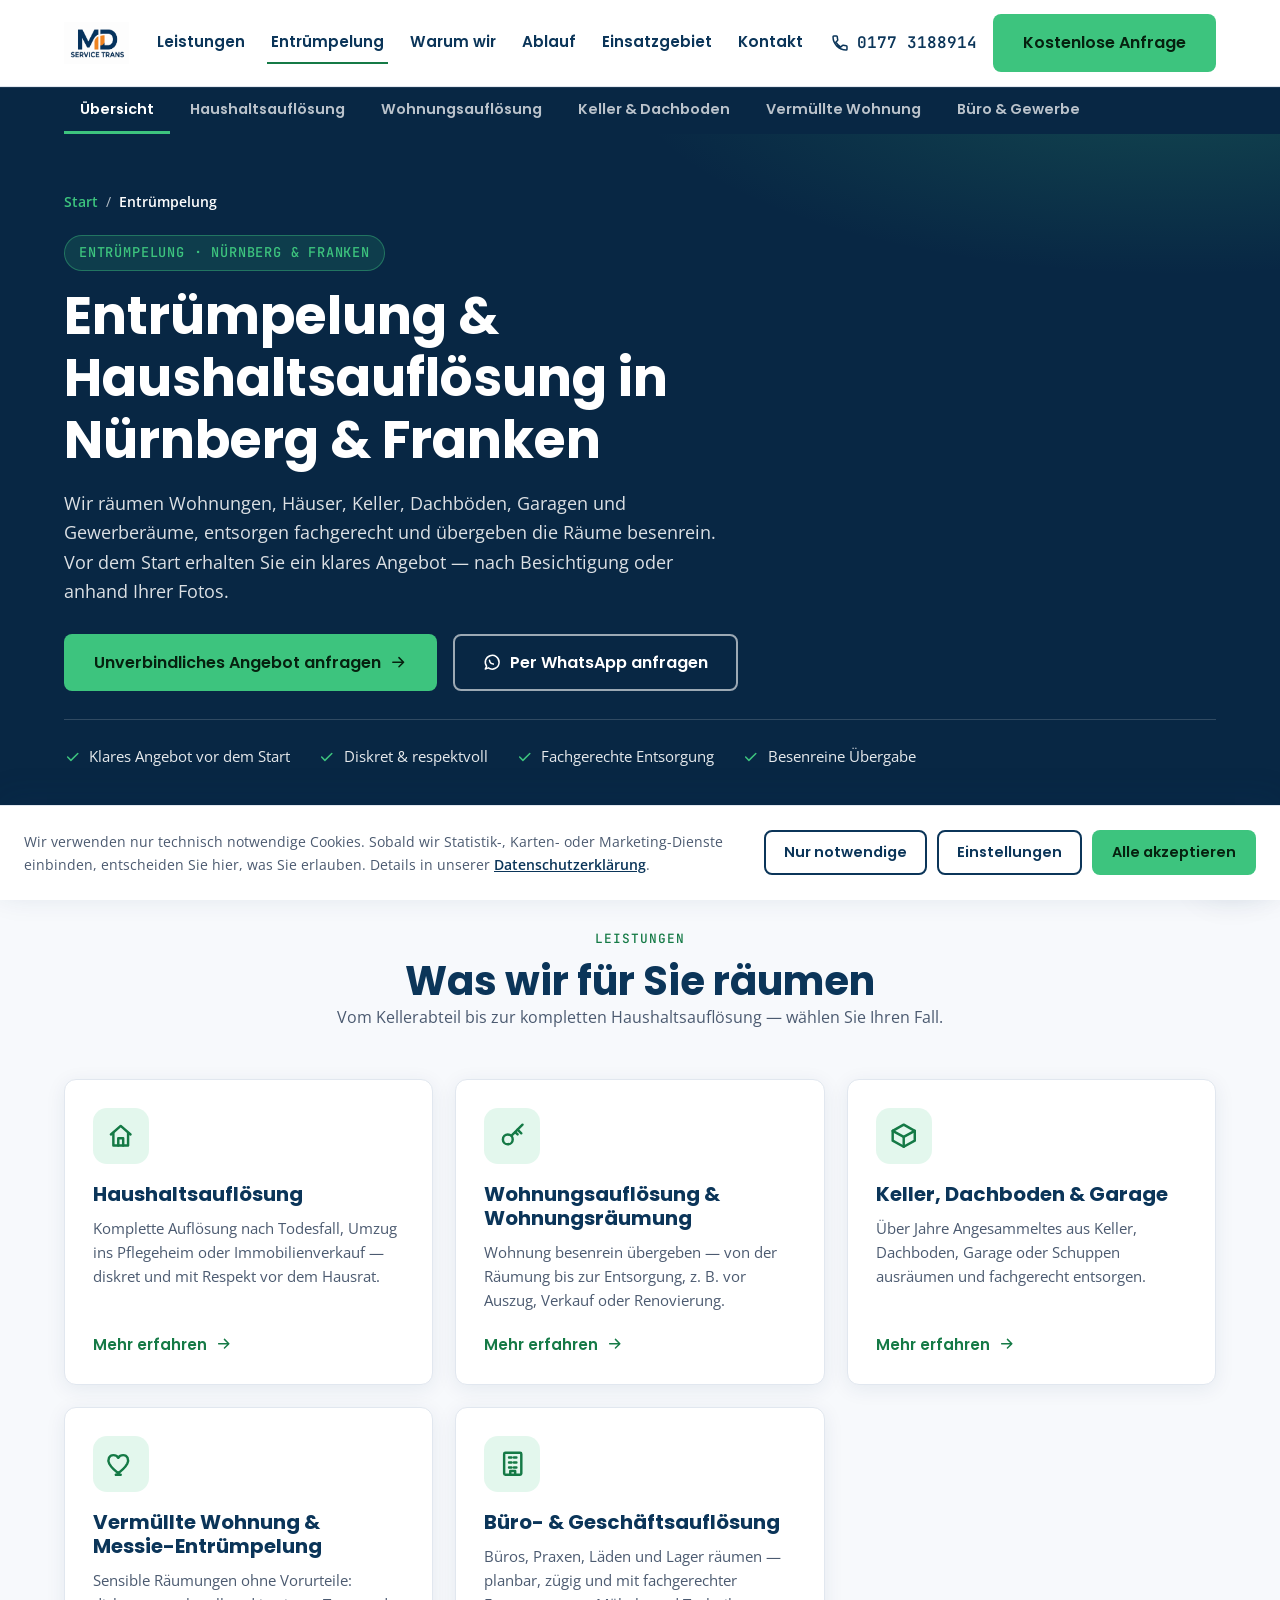
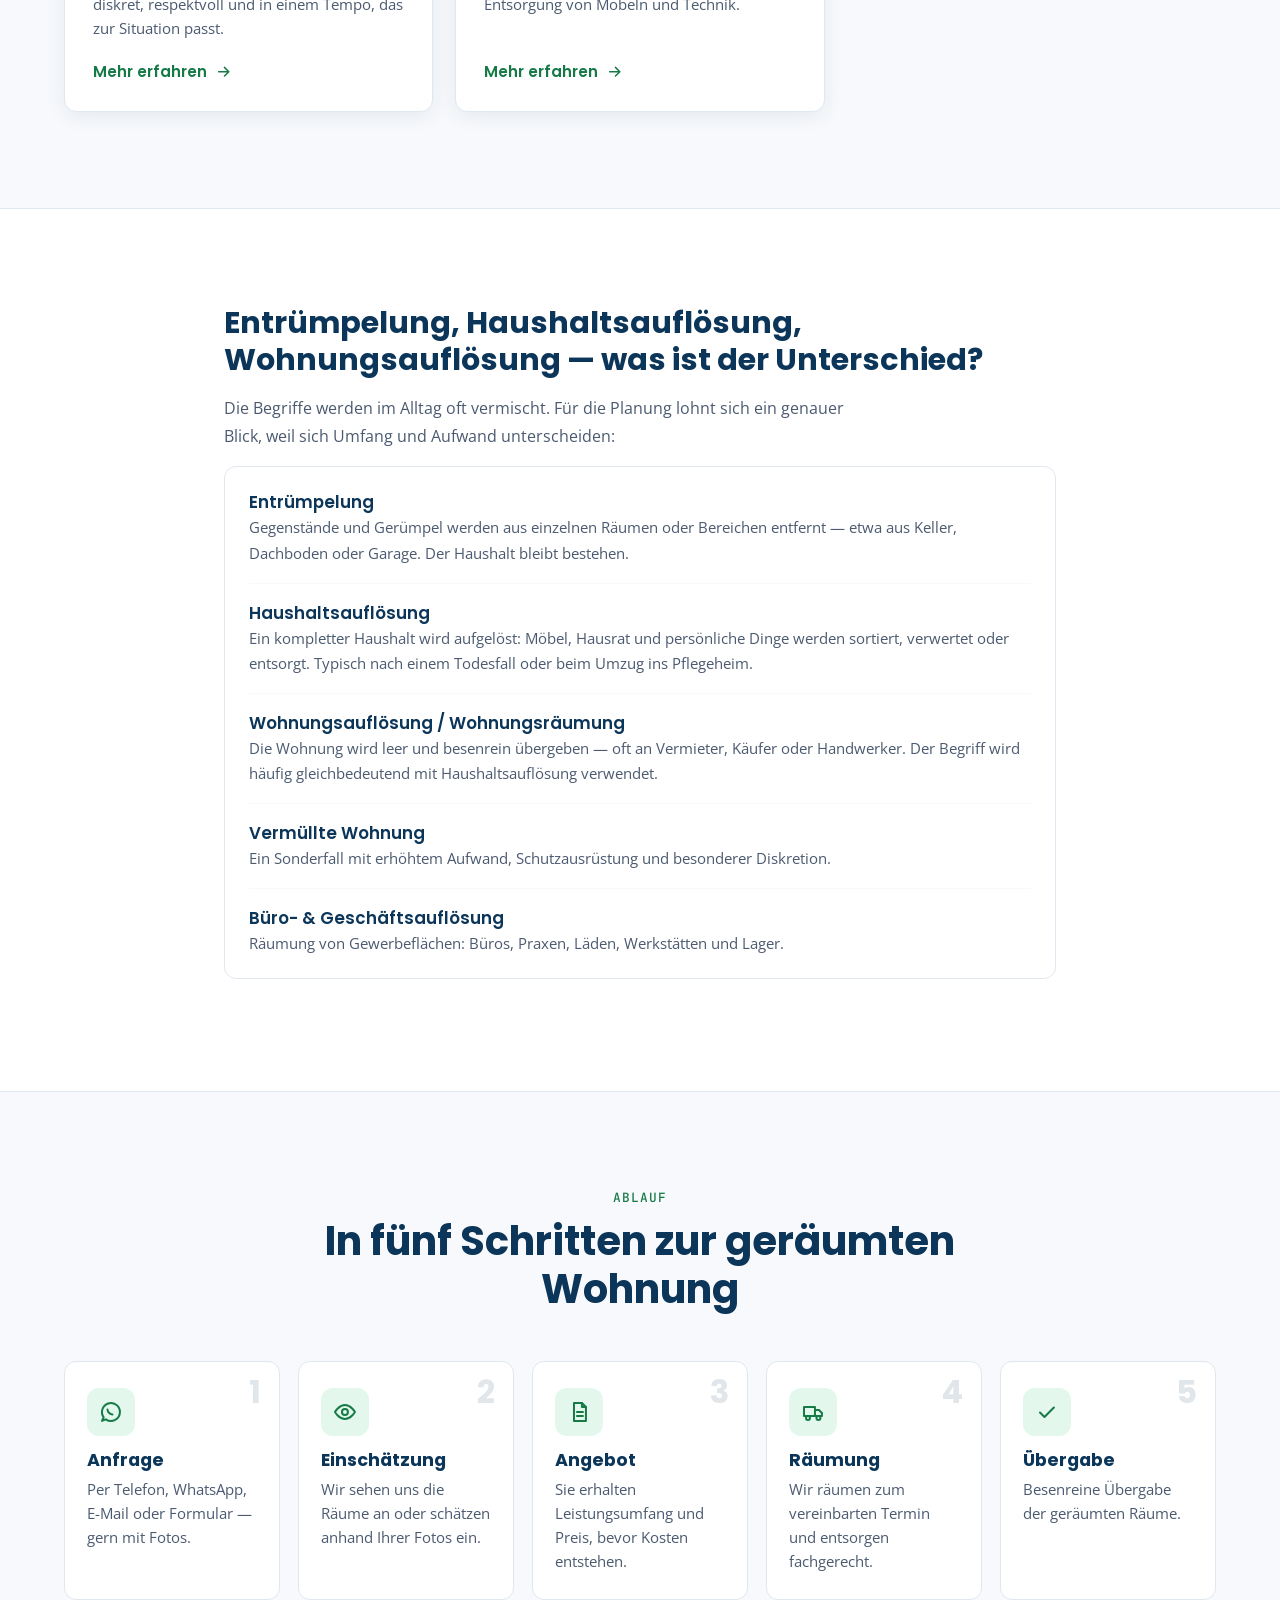
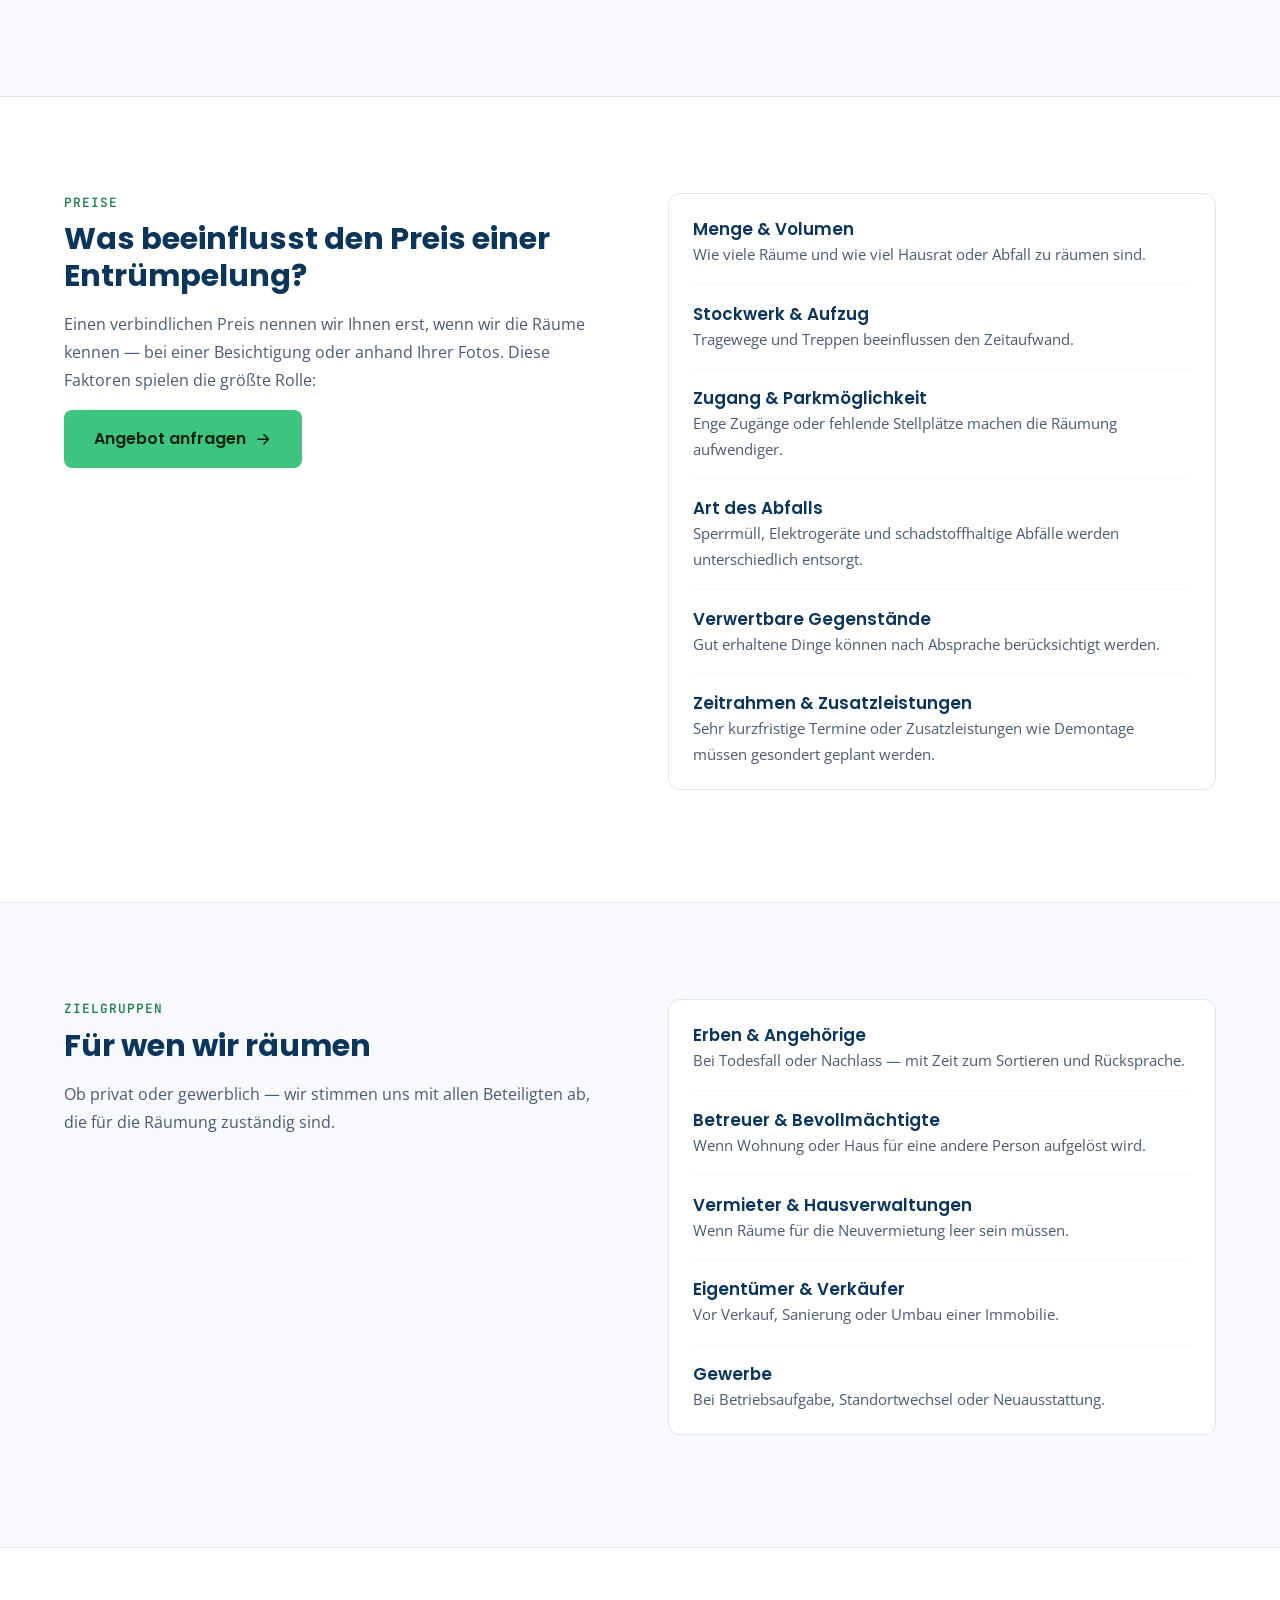
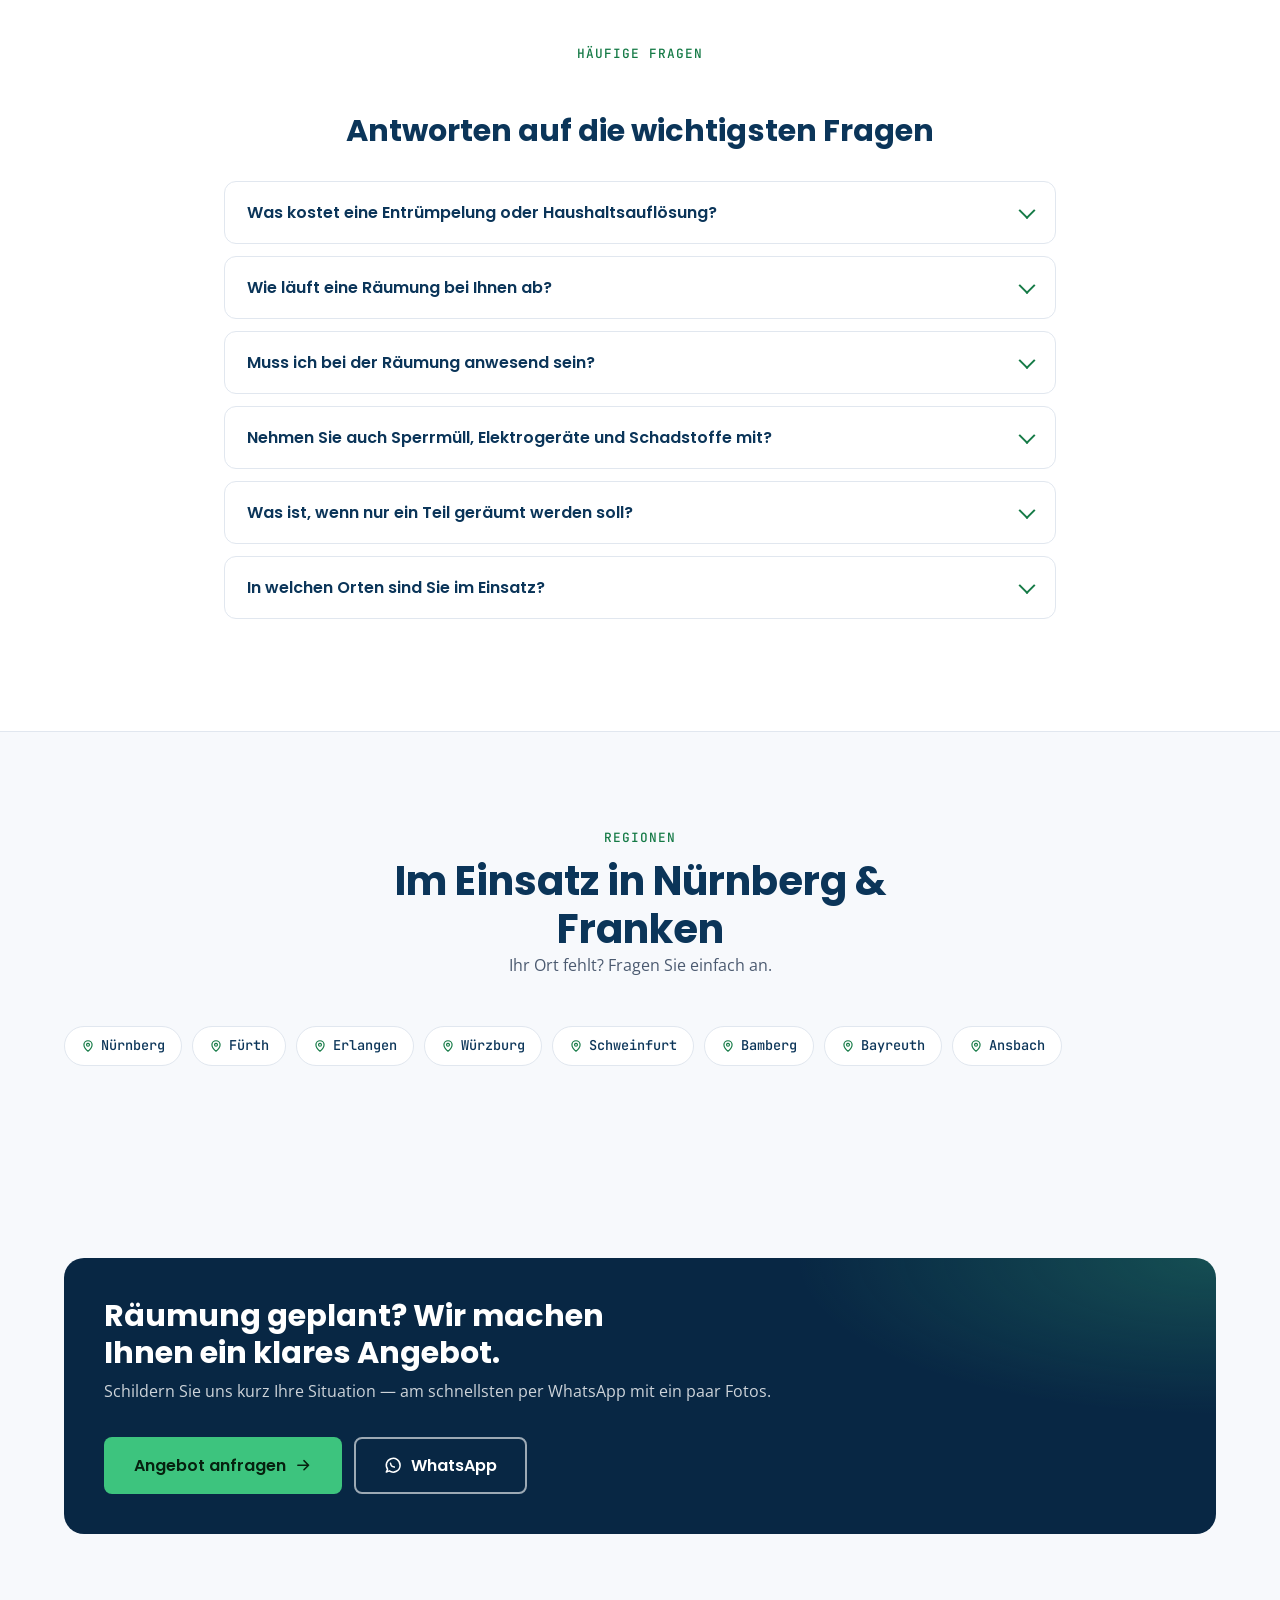
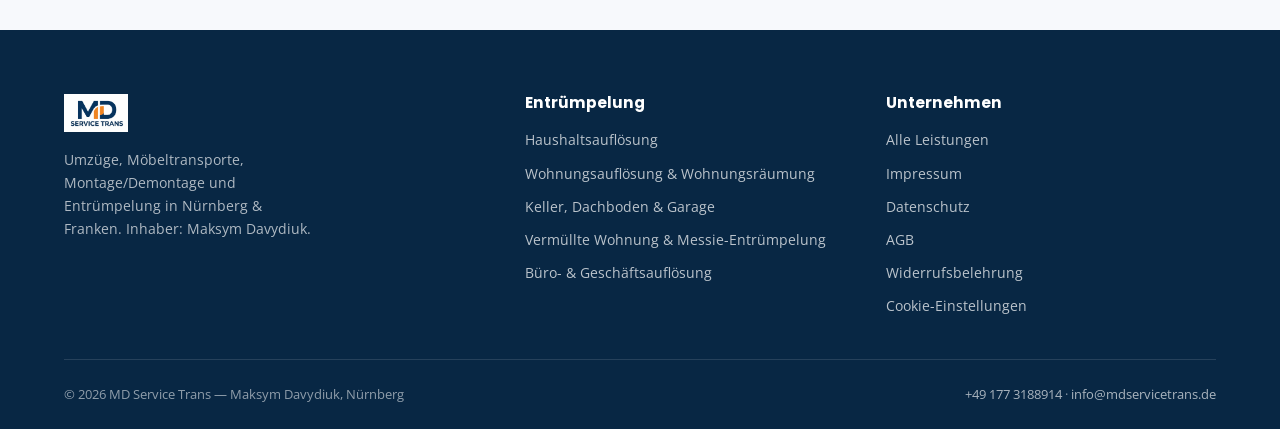
<file: entruempelung/index.html>
<!DOCTYPE html>
<html lang="de">
<head>
<meta charset="UTF-8">
<meta name="viewport" content="width=device-width, initial-scale=1">
<title>Entrümpelung &amp; Haushaltsauflösung Nürnberg &amp; Franken | MD Service Trans</title>
<meta name="description" content="Entrümpelung, Haushaltsauflösung und Wohnungsräumung in Nürnberg &amp; Franken: Räumen, fachgerecht Entsorgen, besenrein übergeben. Jetzt unverbindlich anfragen.">
<meta name="robots" content="index, follow">
<meta name="theme-color" content="#0B3559">
<link rel="canonical" href="https://www.mdservicetrans.de/entruempelung/">

<meta property="og:type" content="website">
<meta property="og:site_name" content="MD Service Trans">
<meta property="og:title" content="Entrümpelung &amp; Haushaltsauflösung Nürnberg &amp; Franken | MD Service Trans">
<meta property="og:description" content="Entrümpelung, Haushaltsauflösung und Wohnungsräumung in Nürnberg &amp; Franken: Räumen, fachgerecht Entsorgen, besenrein übergeben. Jetzt unverbindlich anfragen.">
<meta property="og:url" content="https://www.mdservicetrans.de/entruempelung/">
<meta property="og:image" content="https://www.mdservicetrans.de/assets/brand/favicon-512.png">
<meta property="og:locale" content="de_DE">
<meta name="twitter:card" content="summary">

<link rel="icon" type="image/png" sizes="32x32" href="../assets/brand/favicon-32.png">
<link rel="apple-touch-icon" href="../assets/brand/favicon-180.png">

<link rel="stylesheet" href="../assets/fonts/fonts.css">
<link rel="stylesheet" href="../styles.css">
<link rel="stylesheet" href="entruempelung.css">
<script type="application/ld+json">
{
  "@context": "https://schema.org",
  "@graph": [
    {
      "@type": "LocalBusiness",
      "name": "MD Service Trans",
      "url": "https://www.mdservicetrans.de/",
      "telephone": "+491773188914",
      "email": "info@mdservicetrans.de",
      "address": {
        "@type": "PostalAddress",
        "streetAddress": "Jenaer Str. 13",
        "postalCode": "90491",
        "addressLocality": "Nürnberg",
        "addressCountry": "DE"
      }
    },
    {
      "@type": "Service",
      "name": "Entrümpelung & Haushaltsauflösung",
      "serviceType": "Entrümpelung, Haushaltsauflösung, Wohnungsräumung",
      "provider": {
        "@type": "LocalBusiness",
        "name": "MD Service Trans",
        "url": "https://www.mdservicetrans.de/"
      },
      "areaServed": [
        "Nürnberg",
        "Fürth",
        "Erlangen",
        "Würzburg",
        "Schweinfurt",
        "Bamberg",
        "Bayreuth",
        "Ansbach"
      ],
      "description": "Wir räumen Wohnungen, Häuser, Keller, Dachböden, Garagen und Gewerberäume, entsorgen fachgerecht und übergeben die Räume besenrein. Vor dem Start erhalten Sie ein klares Angebot — nach Besichtigung oder anhand Ihrer Fotos.",
      "url": "https://www.mdservicetrans.de/entruempelung/"
    },
    {
      "@type": "BreadcrumbList",
      "itemListElement": [
        {
          "@type": "ListItem",
          "position": 1,
          "name": "Start",
          "item": "https://www.mdservicetrans.de/"
        },
        {
          "@type": "ListItem",
          "position": 2,
          "name": "Entrümpelung",
          "item": "https://www.mdservicetrans.de/entruempelung/"
        }
      ]
    },
    {
      "@type": "FAQPage",
      "mainEntity": [
        {
          "@type": "Question",
          "name": "Was kostet eine Entrümpelung oder Haushaltsauflösung?",
          "acceptedAnswer": {
            "@type": "Answer",
            "text": "Der Preis hängt vor allem von Menge, Stockwerk, Zugang und Art der Abfälle ab. Einen verbindlichen Preis nennen wir nach einer Besichtigung oder anhand Ihrer Fotos. Pauschalen ohne Kenntnis der Räume sind kaum belastbar."
          }
        },
        {
          "@type": "Question",
          "name": "Wie läuft eine Räumung bei Ihnen ab?",
          "acceptedAnswer": {
            "@type": "Answer",
            "text": "Sie schildern uns die Situation, wir schätzen den Aufwand ein und erstellen ein klares Angebot. Nach Ihrer Zusage räumen wir zum vereinbarten Termin, entsorgen fachgerecht und übergeben die Räume besenrein."
          }
        },
        {
          "@type": "Question",
          "name": "Muss ich bei der Räumung anwesend sein?",
          "acceptedAnswer": {
            "@type": "Answer",
            "text": "Nicht unbedingt. Nach Absprache können wir zum Beispiel mit einer Vertrauensperson vor Ort arbeiten oder die Schlüsselübergabe organisieren. Wichtig ist, dass vorab geklärt ist, was bleiben und was entsorgt werden soll."
          }
        },
        {
          "@type": "Question",
          "name": "Nehmen Sie auch Sperrmüll, Elektrogeräte und Schadstoffe mit?",
          "acceptedAnswer": {
            "@type": "Answer",
            "text": "Sperrmüll und Elektrogeräte gehören zu einer Räumung dazu. Schadstoffhaltige Abfälle wie Farben, Lacke oder Chemikalien unterliegen besonderen Vorschriften — bitte nennen Sie uns solche Stoffe vorab, damit wir die Entsorgung korrekt planen können."
          }
        },
        {
          "@type": "Question",
          "name": "Was ist, wenn nur ein Teil geräumt werden soll?",
          "acceptedAnswer": {
            "@type": "Answer",
            "text": "Das ist kein Problem. Sie legen fest, was bleibt und was entsorgt wird — wir räumen nur den vereinbarten Umfang."
          }
        },
        {
          "@type": "Question",
          "name": "In welchen Orten sind Sie im Einsatz?",
          "acceptedAnswer": {
            "@type": "Answer",
            "text": "In Nürnberg und ganz Franken, zum Beispiel in Fürth, Erlangen, Würzburg, Schweinfurt, Bamberg, Bayreuth und Ansbach. Ihr Ort fehlt? Fragen Sie einfach an."
          }
        }
      ]
    }
  ]
}
</script>
</head>
<body class="theme-green">
<svg xmlns="http://www.w3.org/2000/svg" width="0" height="0" style="position:absolute" aria-hidden="true" focusable="false">
  <symbol id="i-phone" viewBox="0 0 24 24"><path d="M6.6 10.8c1.4 2.8 3.8 5.2 6.6 6.6l2.2-2.2c.3-.3.7-.4 1.1-.3 1.2.4 2.5.6 3.8.6.6 0 1 .5 1 1.1v3.6c0 .6-.5 1.1-1.1 1.1C10.6 21.3 2.7 13.4 2.7 3.8 2.7 3.2 3.1 2.7 3.7 2.7h3.6c.6 0 1.1.4 1.1 1 0 1.3.2 2.6.6 3.8.1.4 0 .8-.3 1.1L6.6 10.8Z"/></symbol>
  <symbol id="i-chat" viewBox="0 0 24 24"><path d="M21 12a9 9 0 10-16.3 5.3L3 21l3.9-1.6A9 9 0 0021 12z"/><path d="M8.5 9.5c.3 2.6 2.4 4.7 5 5"/></symbol>
  <symbol id="i-mail" viewBox="0 0 24 24"><rect x="3" y="5" width="18" height="14" rx="2"/><path d="M3 7l9 6 9-6"/></symbol>
  <symbol id="i-check" viewBox="0 0 24 24"><path d="M5 12.5l4.5 4.5L19 7.5"/></symbol>
  <symbol id="i-shield" viewBox="0 0 24 24"><path d="M12 3l7 3v5c0 4.6-3 8.4-7 10-4-1.6-7-5.4-7-10V6l7-3Z"/><path d="M9 12l2 2 4-4.5"/></symbol>
  <symbol id="i-clock" viewBox="0 0 24 24"><circle cx="12" cy="12" r="9"/><path d="M12 7v5l3.5 2"/></symbol>
  <symbol id="i-home" viewBox="0 0 24 24"><path d="M4 11l8-7 8 7"/><path d="M6 10v10h12V10"/><path d="M10 20v-6h4v6"/></symbol>
  <symbol id="i-key" viewBox="0 0 24 24"><circle cx="8" cy="15" r="4"/><path d="M11 12l9-9"/><path d="M16 7l3 3"/><path d="M14 9l2 2"/></symbol>
  <symbol id="i-box" viewBox="0 0 24 24"><path d="M3 8l9-5 9 5v8l-9 5-9-5V8z"/><path d="M3 8l9 5 9-5"/><path d="M12 13v8"/></symbol>
  <symbol id="i-heart" viewBox="0 0 24 24"><path d="M12 21s-7-4.6-9.3-9C1 8.4 2.6 5 6 5c2 0 3.3 1 4 2.2C10.7 6 12 5 14 5c3.4 0 5 3.4 3.3 7-2.3 4.4-9.3 9-9.3 9Z"/></symbol>
  <symbol id="i-building" viewBox="0 0 24 24"><rect x="5" y="3" width="14" height="18" rx="1"/><path d="M9 7h2M13 7h2M9 11h2M13 11h2M9 15h2M13 15h2"/><path d="M10 21v-3h4v3"/></symbol>
  <symbol id="i-truck" viewBox="0 0 24 24"><path d="M3 7h11v9H3zM14 10h4l3 3v3h-7z"/><circle cx="7" cy="18" r="2"/><circle cx="17.5" cy="18" r="2"/></symbol>
  <symbol id="i-leaf" viewBox="0 0 24 24"><path d="M5 19c0-8 5-14 15-14 0 10-6 15-14 15"/><path d="M5 19l8-8"/></symbol>
  <symbol id="i-camera" viewBox="0 0 24 24"><rect x="3" y="7" width="18" height="13" rx="2"/><path d="M8 7l1.5-3h5L16 7"/><circle cx="12" cy="13.5" r="3.5"/></symbol>
  <symbol id="i-tag" viewBox="0 0 24 24"><path d="M20 12l-8 8-9-9V3h8l9 9z"/><circle cx="7.5" cy="7.5" r="1.3"/></symbol>
  <symbol id="i-eye" viewBox="0 0 24 24"><path d="M2 12s4-7 10-7 10 7 10 7-4 7-10 7S2 12 2 12z"/><circle cx="12" cy="12" r="3"/></symbol>
  <symbol id="i-file" viewBox="0 0 24 24"><path d="M7 3h8l4 4v14H7z"/><path d="M15 3v4h4"/><path d="M10 12h6M10 16h6"/></symbol>
  <symbol id="i-sparkle" viewBox="0 0 24 24"><path d="M12 3l1.8 5.2L19 10l-5.2 1.8L12 17l-1.8-5.2L5 10l5.2-1.8L12 3z"/></symbol>
  <symbol id="i-arrow" viewBox="0 0 24 24"><path d="M5 12h14M13 6l6 6-6 6"/></symbol>
  <symbol id="i-pin" viewBox="0 0 24 24"><path d="M12 21s-7-5.2-7-11a7 7 0 1114 0c0 5.8-7 11-7 11z"/><circle cx="12" cy="10" r="2.5"/></symbol>
  <symbol id="i-menu" viewBox="0 0 24 24"><path d="M4 7h16M4 12h16M4 17h16"/></symbol>
  <symbol id="i-close" viewBox="0 0 24 24"><path d="M6 6l12 12M18 6L6 18"/></symbol>
  <symbol id="i-star" viewBox="0 0 24 24"><path d="M12 2l2.9 6.9L22 9.6l-5.5 5 1.6 7.4L12 18.6l-6.1 3.4 1.6-7.4-5.5-5 7.1-.7L12 2z"/></symbol>
</svg>

<a class="skip-link" href="#main">Zum Inhalt springen</a>
<header class="site-header">
  <div class="container header-inner">
    <a href="../index.html" class="brand" aria-label="MD Service Trans — Startseite">
      <img src="../assets/brand/logo.png" alt="MD Service Trans Logo">
    </a>
    <nav class="main-nav" id="main-nav" aria-label="Hauptnavigation">
      <a href="../index.html#leistungen">Leistungen</a>
      <a href="./" class="nav-current">Entrümpelung</a>
      <a href="../index.html#warum-wir">Warum wir</a>
      <a href="../index.html#ablauf">Ablauf</a>
      <a href="../index.html#einsatzgebiet">Einsatzgebiet</a>
      <a href="../index.html#kontakt">Kontakt</a>
    </nav>
    <div class="header-cta">
      <a class="phone-link" href="tel:+491773188914" aria-label="Anrufen: 0177 3188914"><svg class="icon" aria-hidden="true"><use href="#i-phone"/></svg><span>0177 3188914</span></a>
      <a class="btn btn-primary" href="../index.html?leistung=Entruempelung#kontakt">Kostenlose Anfrage</a>
      <button class="nav-toggle" id="nav-toggle" type="button" aria-expanded="false" aria-controls="main-nav" aria-label="Menü öffnen"><svg class="icon" aria-hidden="true"><use href="#i-menu"/></svg></button>
    </div>
  </div>
</header>
<nav class="subnav" aria-label="Entrümpelung: Leistungen"><div class="container subnav-inner"><a href="./" aria-current="page">Übersicht</a><a href="haushaltsaufloesung.html">Haushaltsauflösung</a><a href="wohnungsaufloesung.html">Wohnungsauflösung</a><a href="keller-dachboden-garage.html">Keller & Dachboden</a><a href="vermuellte-wohnung.html">Vermüllte Wohnung</a><a href="geschaeftsaufloesung.html">Büro & Gewerbe</a></div></nav>

<main id="main">
<section class="page-hero">
  <div class="container">
    <nav class="breadcrumb" aria-label="Brotkrumen"><a href="../index.html">Start</a><span aria-hidden="true">/</span><span aria-current="page">Entrümpelung</span></nav>
    <span class="eyebrow">Entrümpelung · Nürnberg &amp; Franken</span>
    <h1>Entrümpelung &amp; Haushaltsauflösung in Nürnberg &amp; Franken</h1>
    <p class="lead">Wir räumen Wohnungen, Häuser, Keller, Dachböden, Garagen und Gewerberäume, entsorgen fachgerecht und übergeben die Räume besenrein. Vor dem Start erhalten Sie ein klares Angebot — nach Besichtigung oder anhand Ihrer Fotos.</p>
    <div class="hero-actions">
      <a class="btn btn-primary" href="../index.html?leistung=Entruempelung#kontakt">Unverbindliches Angebot anfragen <svg class="icon" aria-hidden="true"><use href="#i-arrow"/></svg></a>
      <a class="btn btn-secondary" href="https://wa.me/491773188914" target="_blank" rel="noopener"><svg class="icon" aria-hidden="true"><use href="#i-chat"/></svg> Per WhatsApp anfragen</a>
    </div>
    <ul class="hero-points">
      <li><svg class="icon" aria-hidden="true"><use href="#i-check"/></svg>Klares Angebot vor dem Start</li>
      <li><svg class="icon" aria-hidden="true"><use href="#i-check"/></svg>Diskret &amp; respektvoll</li>
      <li><svg class="icon" aria-hidden="true"><use href="#i-check"/></svg>Fachgerechte Entsorgung</li>
      <li><svg class="icon" aria-hidden="true"><use href="#i-check"/></svg>Besenreine Übergabe</li>
    </ul>
  </div>
</section>

<section class="section" id="leistungen">
  <div class="container">
    <div class="section-head">
      <span class="kicker">Leistungen</span>
      <h2>Was wir für Sie räumen</h2>
      <p>Vom Kellerabteil bis zur kompletten Haushaltsauflösung — wählen Sie Ihren Fall.</p>
    </div>
    <div class="ent-cards"><a class="ent-card" href="haushaltsaufloesung.html"><span class="ent-card-icon"><svg class="icon" aria-hidden="true"><use href="#i-home"/></svg></span><h3>Haushaltsauflösung</h3><p>Komplette Auflösung nach Todesfall, Umzug ins Pflegeheim oder Immobilienverkauf — diskret und mit Respekt vor dem Hausrat.</p><span class="ent-card-more">Mehr erfahren <svg class="icon" aria-hidden="true"><use href="#i-arrow"/></svg></span></a><a class="ent-card" href="wohnungsaufloesung.html"><span class="ent-card-icon"><svg class="icon" aria-hidden="true"><use href="#i-key"/></svg></span><h3>Wohnungsauflösung &amp; Wohnungsräumung</h3><p>Wohnung besenrein übergeben — von der Räumung bis zur Entsorgung, z. B. vor Auszug, Verkauf oder Renovierung.</p><span class="ent-card-more">Mehr erfahren <svg class="icon" aria-hidden="true"><use href="#i-arrow"/></svg></span></a><a class="ent-card" href="keller-dachboden-garage.html"><span class="ent-card-icon"><svg class="icon" aria-hidden="true"><use href="#i-box"/></svg></span><h3>Keller, Dachboden &amp; Garage</h3><p>Über Jahre Angesammeltes aus Keller, Dachboden, Garage oder Schuppen ausräumen und fachgerecht entsorgen.</p><span class="ent-card-more">Mehr erfahren <svg class="icon" aria-hidden="true"><use href="#i-arrow"/></svg></span></a><a class="ent-card" href="vermuellte-wohnung.html"><span class="ent-card-icon"><svg class="icon" aria-hidden="true"><use href="#i-heart"/></svg></span><h3>Vermüllte Wohnung &amp; Messie-Entrümpelung</h3><p>Sensible Räumungen ohne Vorurteile: diskret, respektvoll und in einem Tempo, das zur Situation passt.</p><span class="ent-card-more">Mehr erfahren <svg class="icon" aria-hidden="true"><use href="#i-arrow"/></svg></span></a><a class="ent-card" href="geschaeftsaufloesung.html"><span class="ent-card-icon"><svg class="icon" aria-hidden="true"><use href="#i-building"/></svg></span><h3>Büro- &amp; Geschäftsauflösung</h3><p>Büros, Praxen, Läden und Lager räumen — planbar, zügig und mit fachgerechter Entsorgung von Möbeln und Technik.</p><span class="ent-card-more">Mehr erfahren <svg class="icon" aria-hidden="true"><use href="#i-arrow"/></svg></span></a></div>
  </div>
</section>

<section class="section section-alt" id="unterschied">
  <div class="container prose prose-center">
    <h2>Entrümpelung, Haushaltsauflösung, Wohnungsauflösung — was ist der Unterschied?</h2>
<p>Die Begriffe werden im Alltag oft vermischt. Für die Planung lohnt sich ein genauer Blick, weil sich Umfang und Aufwand unterscheiden:</p><ul class="factor-list"><li><strong>Entrümpelung</strong><span>Gegenstände und Gerümpel werden aus einzelnen Räumen oder Bereichen entfernt — etwa aus Keller, Dachboden oder Garage. Der Haushalt bleibt bestehen.</span></li><li><strong>Haushaltsauflösung</strong><span>Ein kompletter Haushalt wird aufgelöst: Möbel, Hausrat und persönliche Dinge werden sortiert, verwertet oder entsorgt. Typisch nach einem Todesfall oder beim Umzug ins Pflegeheim.</span></li><li><strong>Wohnungsauflösung / Wohnungsräumung</strong><span>Die Wohnung wird leer und besenrein übergeben — oft an Vermieter, Käufer oder Handwerker. Der Begriff wird häufig gleichbedeutend mit Haushaltsauflösung verwendet.</span></li><li><strong>Vermüllte Wohnung</strong><span>Ein Sonderfall mit erhöhtem Aufwand, Schutzausrüstung und besonderer Diskretion.</span></li><li><strong>Büro- &amp; Geschäftsauflösung</strong><span>Räumung von Gewerbeflächen: Büros, Praxen, Läden, Werkstätten und Lager.</span></li></ul>
  </div>
</section>

<section class="section" id="ablauf">
  <div class="container">
    <div class="section-head">
      <span class="kicker">Ablauf</span>
      <h2>In fünf Schritten zur geräumten Wohnung</h2>
    </div>
    <ol class="ent-steps"><li><span class="ent-step-icon"><svg class="icon" aria-hidden="true"><use href="#i-chat"/></svg></span><h3>Anfrage</h3><p>Per Telefon, WhatsApp, E-Mail oder Formular — gern mit Fotos.</p></li><li><span class="ent-step-icon"><svg class="icon" aria-hidden="true"><use href="#i-eye"/></svg></span><h3>Einschätzung</h3><p>Wir sehen uns die Räume an oder schätzen anhand Ihrer Fotos ein.</p></li><li><span class="ent-step-icon"><svg class="icon" aria-hidden="true"><use href="#i-file"/></svg></span><h3>Angebot</h3><p>Sie erhalten Leistungsumfang und Preis, bevor Kosten entstehen.</p></li><li><span class="ent-step-icon"><svg class="icon" aria-hidden="true"><use href="#i-truck"/></svg></span><h3>Räumung</h3><p>Wir räumen zum vereinbarten Termin und entsorgen fachgerecht.</p></li><li><span class="ent-step-icon"><svg class="icon" aria-hidden="true"><use href="#i-check"/></svg></span><h3>Übergabe</h3><p>Besenreine Übergabe der geräumten Räume.</p></li></ol>
  </div>
</section>

<section class="section section-alt" id="preise">
  <div class="container two-col">
    <div class="prose">
      <span class="kicker">Preise</span>
      <h2>Was beeinflusst den Preis einer Entrümpelung?</h2>
      <p>Einen verbindlichen Preis nennen wir Ihnen erst, wenn wir die Räume kennen — bei einer Besichtigung oder anhand Ihrer Fotos. Diese Faktoren spielen die größte Rolle:</p>
      <a class="btn btn-primary" href="../index.html?leistung=Entruempelung#kontakt">Angebot anfragen <svg class="icon" aria-hidden="true"><use href="#i-arrow"/></svg></a>
    </div>
    <ul class="factor-list"><li><strong>Menge &amp; Volumen</strong><span>Wie viele Räume und wie viel Hausrat oder Abfall zu räumen sind.</span></li><li><strong>Stockwerk &amp; Aufzug</strong><span>Tragewege und Treppen beeinflussen den Zeitaufwand.</span></li><li><strong>Zugang &amp; Parkmöglichkeit</strong><span>Enge Zugänge oder fehlende Stellplätze machen die Räumung aufwendiger.</span></li><li><strong>Art des Abfalls</strong><span>Sperrmüll, Elektrogeräte und schadstoffhaltige Abfälle werden unterschiedlich entsorgt.</span></li><li><strong>Verwertbare Gegenstände</strong><span>Gut erhaltene Dinge können nach Absprache berücksichtigt werden.</span></li><li><strong>Zeitrahmen &amp; Zusatzleistungen</strong><span>Sehr kurzfristige Termine oder Zusatzleistungen wie Demontage müssen gesondert geplant werden.</span></li></ul>
  </div>
</section>

<section class="section" id="fuer-wen">
  <div class="container two-col">
    <div class="prose">
      <span class="kicker">Zielgruppen</span>
      <h2>Für wen wir räumen</h2>
      <p>Ob privat oder gewerblich — wir stimmen uns mit allen Beteiligten ab, die für die Räumung zuständig sind.</p>
    </div>
    <ul class="factor-list"><li><strong>Erben &amp; Angehörige</strong><span>Bei Todesfall oder Nachlass — mit Zeit zum Sortieren und Rücksprache.</span></li><li><strong>Betreuer &amp; Bevollmächtigte</strong><span>Wenn Wohnung oder Haus für eine andere Person aufgelöst wird.</span></li><li><strong>Vermieter &amp; Hausverwaltungen</strong><span>Wenn Räume für die Neuvermietung leer sein müssen.</span></li><li><strong>Eigentümer &amp; Verkäufer</strong><span>Vor Verkauf, Sanierung oder Umbau einer Immobilie.</span></li><li><strong>Gewerbe</strong><span>Bei Betriebsaufgabe, Standortwechsel oder Neuausstattung.</span></li></ul>
  </div>
</section>

<section class="section section-alt" id="faq">
  <div class="container prose prose-center">
    <div class="section-head">
      <span class="kicker">Häufige Fragen</span>
      <h2>Antworten auf die wichtigsten Fragen</h2>
    </div>
    <div class="faq"><details><summary>Was kostet eine Entrümpelung oder Haushaltsauflösung?</summary><p>Der Preis hängt vor allem von Menge, Stockwerk, Zugang und Art der Abfälle ab. Einen verbindlichen Preis nennen wir nach einer Besichtigung oder anhand Ihrer Fotos. Pauschalen ohne Kenntnis der Räume sind kaum belastbar.</p></details><details><summary>Wie läuft eine Räumung bei Ihnen ab?</summary><p>Sie schildern uns die Situation, wir schätzen den Aufwand ein und erstellen ein klares Angebot. Nach Ihrer Zusage räumen wir zum vereinbarten Termin, entsorgen fachgerecht und übergeben die Räume besenrein.</p></details><details><summary>Muss ich bei der Räumung anwesend sein?</summary><p>Nicht unbedingt. Nach Absprache können wir zum Beispiel mit einer Vertrauensperson vor Ort arbeiten oder die Schlüsselübergabe organisieren. Wichtig ist, dass vorab geklärt ist, was bleiben und was entsorgt werden soll.</p></details><details><summary>Nehmen Sie auch Sperrmüll, Elektrogeräte und Schadstoffe mit?</summary><p>Sperrmüll und Elektrogeräte gehören zu einer Räumung dazu. Schadstoffhaltige Abfälle wie Farben, Lacke oder Chemikalien unterliegen besonderen Vorschriften — bitte nennen Sie uns solche Stoffe vorab, damit wir die Entsorgung korrekt planen können.</p></details><details><summary>Was ist, wenn nur ein Teil geräumt werden soll?</summary><p>Das ist kein Problem. Sie legen fest, was bleibt und was entsorgt wird — wir räumen nur den vereinbarten Umfang.</p></details><details><summary>In welchen Orten sind Sie im Einsatz?</summary><p>In Nürnberg und ganz Franken, zum Beispiel in Fürth, Erlangen, Würzburg, Schweinfurt, Bamberg, Bayreuth und Ansbach. Ihr Ort fehlt? Fragen Sie einfach an.</p></details></div>
  </div>
</section>

<section class="section" id="regionen">
  <div class="container">
    <div class="section-head">
      <span class="kicker">Regionen</span>
      <h2>Im Einsatz in Nürnberg &amp; Franken</h2>
      <p>Ihr Ort fehlt? Fragen Sie einfach an.</p>
    </div>
    <div class="area-list"><span class="area-chip"><svg class="icon" aria-hidden="true"><use href="#i-pin"/></svg>Nürnberg</span><span class="area-chip"><svg class="icon" aria-hidden="true"><use href="#i-pin"/></svg>Fürth</span><span class="area-chip"><svg class="icon" aria-hidden="true"><use href="#i-pin"/></svg>Erlangen</span><span class="area-chip"><svg class="icon" aria-hidden="true"><use href="#i-pin"/></svg>Würzburg</span><span class="area-chip"><svg class="icon" aria-hidden="true"><use href="#i-pin"/></svg>Schweinfurt</span><span class="area-chip"><svg class="icon" aria-hidden="true"><use href="#i-pin"/></svg>Bamberg</span><span class="area-chip"><svg class="icon" aria-hidden="true"><use href="#i-pin"/></svg>Bayreuth</span><span class="area-chip"><svg class="icon" aria-hidden="true"><use href="#i-pin"/></svg>Ansbach</span></div>
  </div>
</section>

<section class="section">
  <div class="container">
    <div class="cta-band">
      <div>
        <h2>Räumung geplant? Wir machen Ihnen ein klares Angebot.</h2>
        <p>Schildern Sie uns kurz Ihre Situation — am schnellsten per WhatsApp mit ein paar Fotos.</p>
      </div>
      <div class="cta-band-actions">
        <a class="btn btn-primary" href="../index.html?leistung=Entruempelung#kontakt">Angebot anfragen <svg class="icon" aria-hidden="true"><use href="#i-arrow"/></svg></a>
        <a class="btn btn-secondary" href="https://wa.me/491773188914" target="_blank" rel="noopener"><svg class="icon" aria-hidden="true"><use href="#i-chat"/></svg> WhatsApp</a>
      </div>
    </div>
  </div>
</section>
</main>

<a class="whatsapp-fab" href="https://wa.me/491773188914" target="_blank" rel="noopener" aria-label="Per WhatsApp kontaktieren"><svg class="icon" aria-hidden="true"><use href="#i-chat"/></svg></a>

<footer class="site-footer">
  <div class="container">
    <div class="footer-grid">
      <div class="footer-brand">
        <img src="../assets/brand/logo.png" alt="MD Service Trans Logo">
        <p>Umzüge, Möbeltransporte, Montage/Demontage und Entrümpelung in Nürnberg &amp; Franken. Inhaber: Maksym Davydiuk.</p>
      </div>
      <div class="footer-col">
        <h4>Entrümpelung</h4>
        <a href="haushaltsaufloesung.html">Haushaltsauflösung</a><a href="wohnungsaufloesung.html">Wohnungsauflösung &amp; Wohnungsräumung</a><a href="keller-dachboden-garage.html">Keller, Dachboden &amp; Garage</a><a href="vermuellte-wohnung.html">Vermüllte Wohnung &amp; Messie-Entrümpelung</a><a href="geschaeftsaufloesung.html">Büro- &amp; Geschäftsauflösung</a>
      </div>
      <div class="footer-col">
        <h4>Unternehmen</h4>
        <a href="../index.html#leistungen">Alle Leistungen</a>
        <a href="../impressum.html">Impressum</a>
        <a href="../datenschutz.html">Datenschutz</a>
        <a href="../agb.html">AGB</a>
        <a href="../widerruf.html">Widerrufsbelehrung</a>
        <a href="#" data-cookie-settings>Cookie-Einstellungen</a>
      </div>
    </div>
    <div class="footer-bottom">
      <span>&copy; 2026 MD Service Trans — Maksym Davydiuk, Nürnberg</span>
      <span><a href="tel:+491773188914">+49 177 3188914</a> · <a href="mailto:info@mdservicetrans.de">info@mdservicetrans.de</a></span>
    </div>
  </div>
</footer>
<script src="entruempelung.js" defer></script>
<script src="../cookie-consent.js" defer></script>
</body>
</html>
</file>
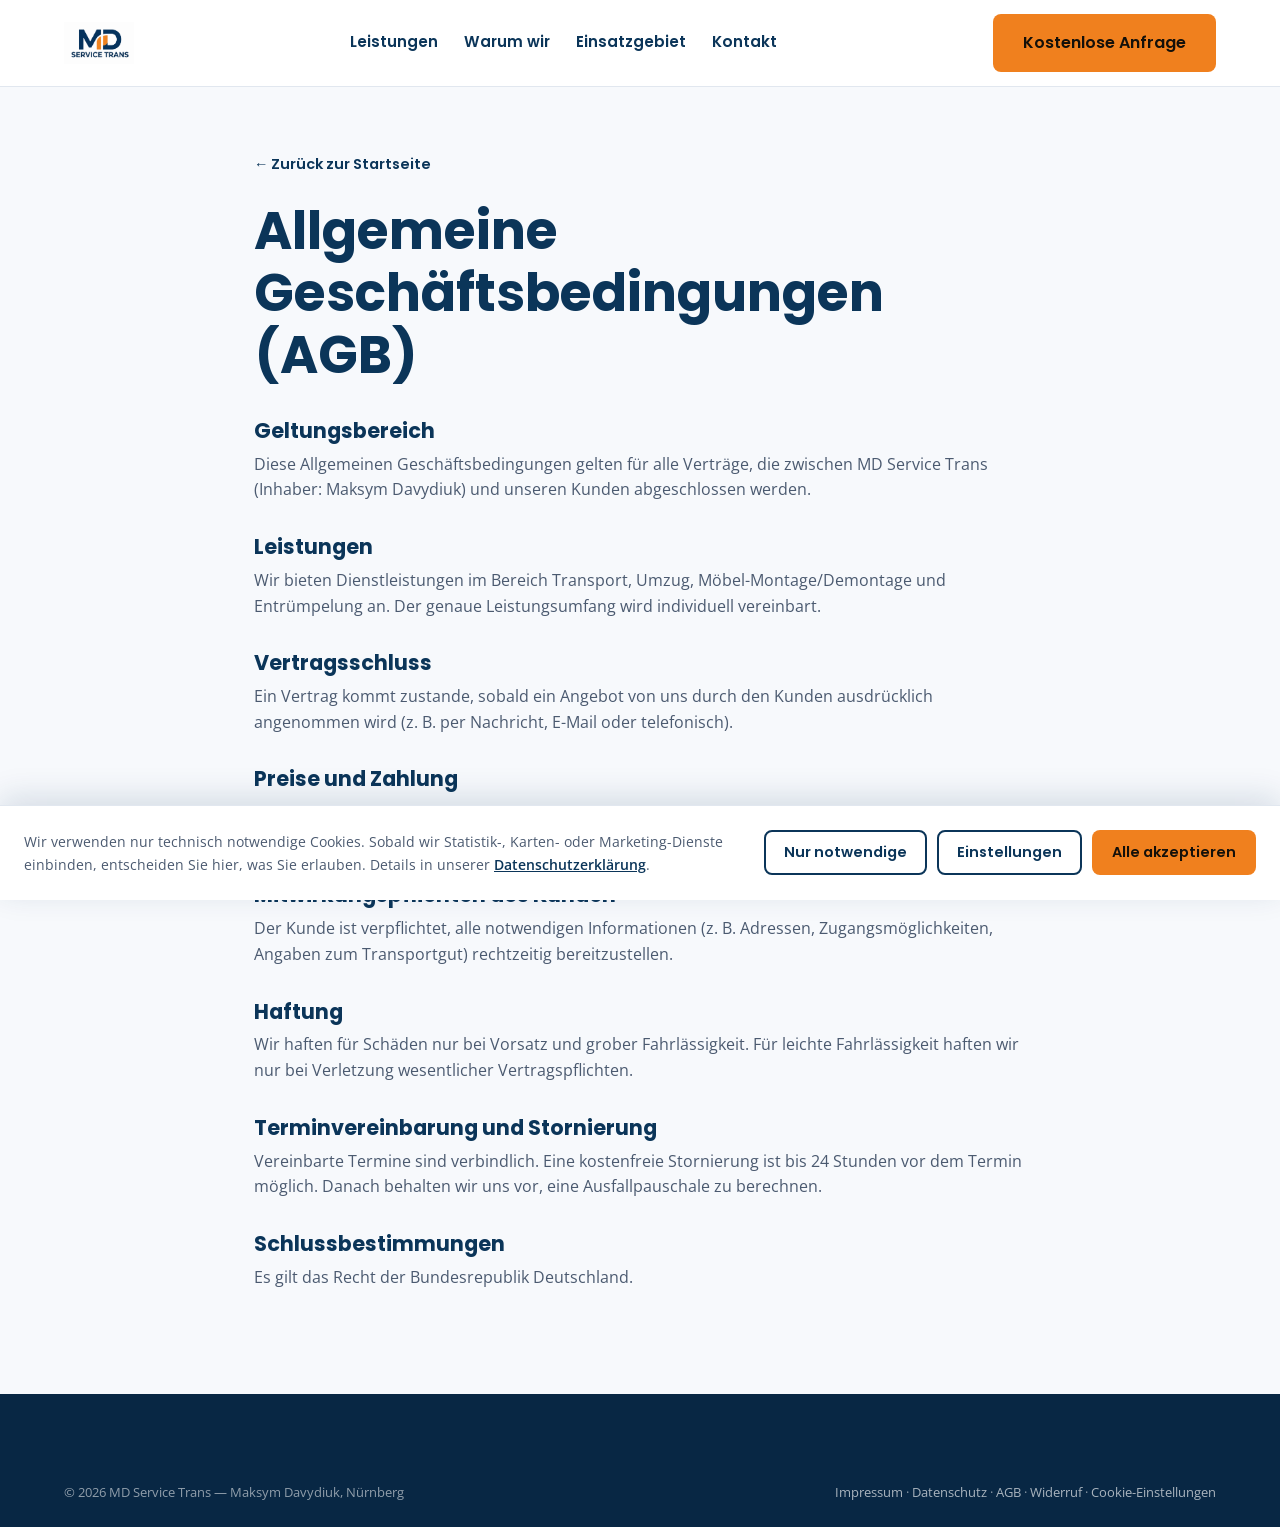
<file: agb.html>
<!DOCTYPE html>
<html lang="de">
<head>
<meta charset="UTF-8">
<meta name="viewport" content="width=device-width, initial-scale=1">
<title>AGB — MD Service Trans</title>
<meta name="robots" content="noindex, follow">
<link rel="icon" type="image/png" sizes="32x32" href="assets/brand/favicon-32.png">
<link rel="apple-touch-icon" href="assets/brand/favicon-180.png">
<link rel="stylesheet" href="assets/fonts/fonts.css">
<link rel="stylesheet" href="styles.css">
</head>
<body>
<header class="site-header">
  <div class="container header-inner">
    <a href="index.html" class="brand" aria-label="MD Service Trans — Startseite">
      <img src="assets/brand/logo.png" alt="MD Service Trans Logo">
    </a>
    <nav class="main-nav" aria-label="Hauptnavigation">
      <a href="index.html#leistungen">Leistungen</a>
      <a href="index.html#warum-wir">Warum wir</a>
      <a href="index.html#einsatzgebiet">Einsatzgebiet</a>
      <a href="index.html#kontakt">Kontakt</a>
    </nav>
    <div class="header-cta">
      <a class="btn btn-primary" href="index.html#kontakt">Kostenlose Anfrage</a>
    </div>
  </div>
</header>

<main class="legal-main">
  <div class="container">
    <a class="back-link" href="index.html">&larr; Zurück zur Startseite</a>
    <h1>Allgemeine Geschäftsbedingungen (AGB)</h1>

    <h2>Geltungsbereich</h2>
    <p>Diese Allgemeinen Geschäftsbedingungen gelten für alle Verträge, die zwischen MD Service Trans (Inhaber: Maksym Davydiuk) und unseren Kunden abgeschlossen werden.</p>

    <h2>Leistungen</h2>
    <p>Wir bieten Dienstleistungen im Bereich Transport, Umzug, Möbel-Montage/Demontage und Entrümpelung an. Der genaue Leistungsumfang wird individuell vereinbart.</p>

    <h2>Vertragsschluss</h2>
    <p>Ein Vertrag kommt zustande, sobald ein Angebot von uns durch den Kunden ausdrücklich angenommen wird (z. B. per Nachricht, E-Mail oder telefonisch).</p>

    <h2>Preise und Zahlung</h2>
    <p>Alle Preise werden individuell vereinbart. Die Zahlung erfolgt, sofern nicht anders vereinbart, unmittelbar nach Leistungserbringung in bar oder per Überweisung.</p>

    <h2>Mitwirkungspflichten des Kunden</h2>
    <p>Der Kunde ist verpflichtet, alle notwendigen Informationen (z. B. Adressen, Zugangsmöglichkeiten, Angaben zum Transportgut) rechtzeitig bereitzustellen.</p>

    <h2>Haftung</h2>
    <p>Wir haften für Schäden nur bei Vorsatz und grober Fahrlässigkeit. Für leichte Fahrlässigkeit haften wir nur bei Verletzung wesentlicher Vertragspflichten.</p>

    <h2>Terminvereinbarung und Stornierung</h2>
    <p>Vereinbarte Termine sind verbindlich. Eine kostenfreie Stornierung ist bis 24 Stunden vor dem Termin möglich. Danach behalten wir uns vor, eine Ausfallpauschale zu berechnen.</p>

    <h2>Schlussbestimmungen</h2>
    <p>Es gilt das Recht der Bundesrepublik Deutschland.</p>
  </div>
</main>

<footer class="site-footer">
  <div class="container">
    <div class="footer-bottom">
      <span>&copy; 2026 MD Service Trans — Maksym Davydiuk, Nürnberg</span>
      <span><a href="impressum.html">Impressum</a> · <a href="datenschutz.html">Datenschutz</a> · <a href="agb.html">AGB</a> · <a href="widerruf.html">Widerruf</a> · <a href="#" data-cookie-settings>Cookie-Einstellungen</a></span>
    </div>
  </div>
</footer>
<script src="cookie-consent.js" defer></script>
</body>
</html>
</file>
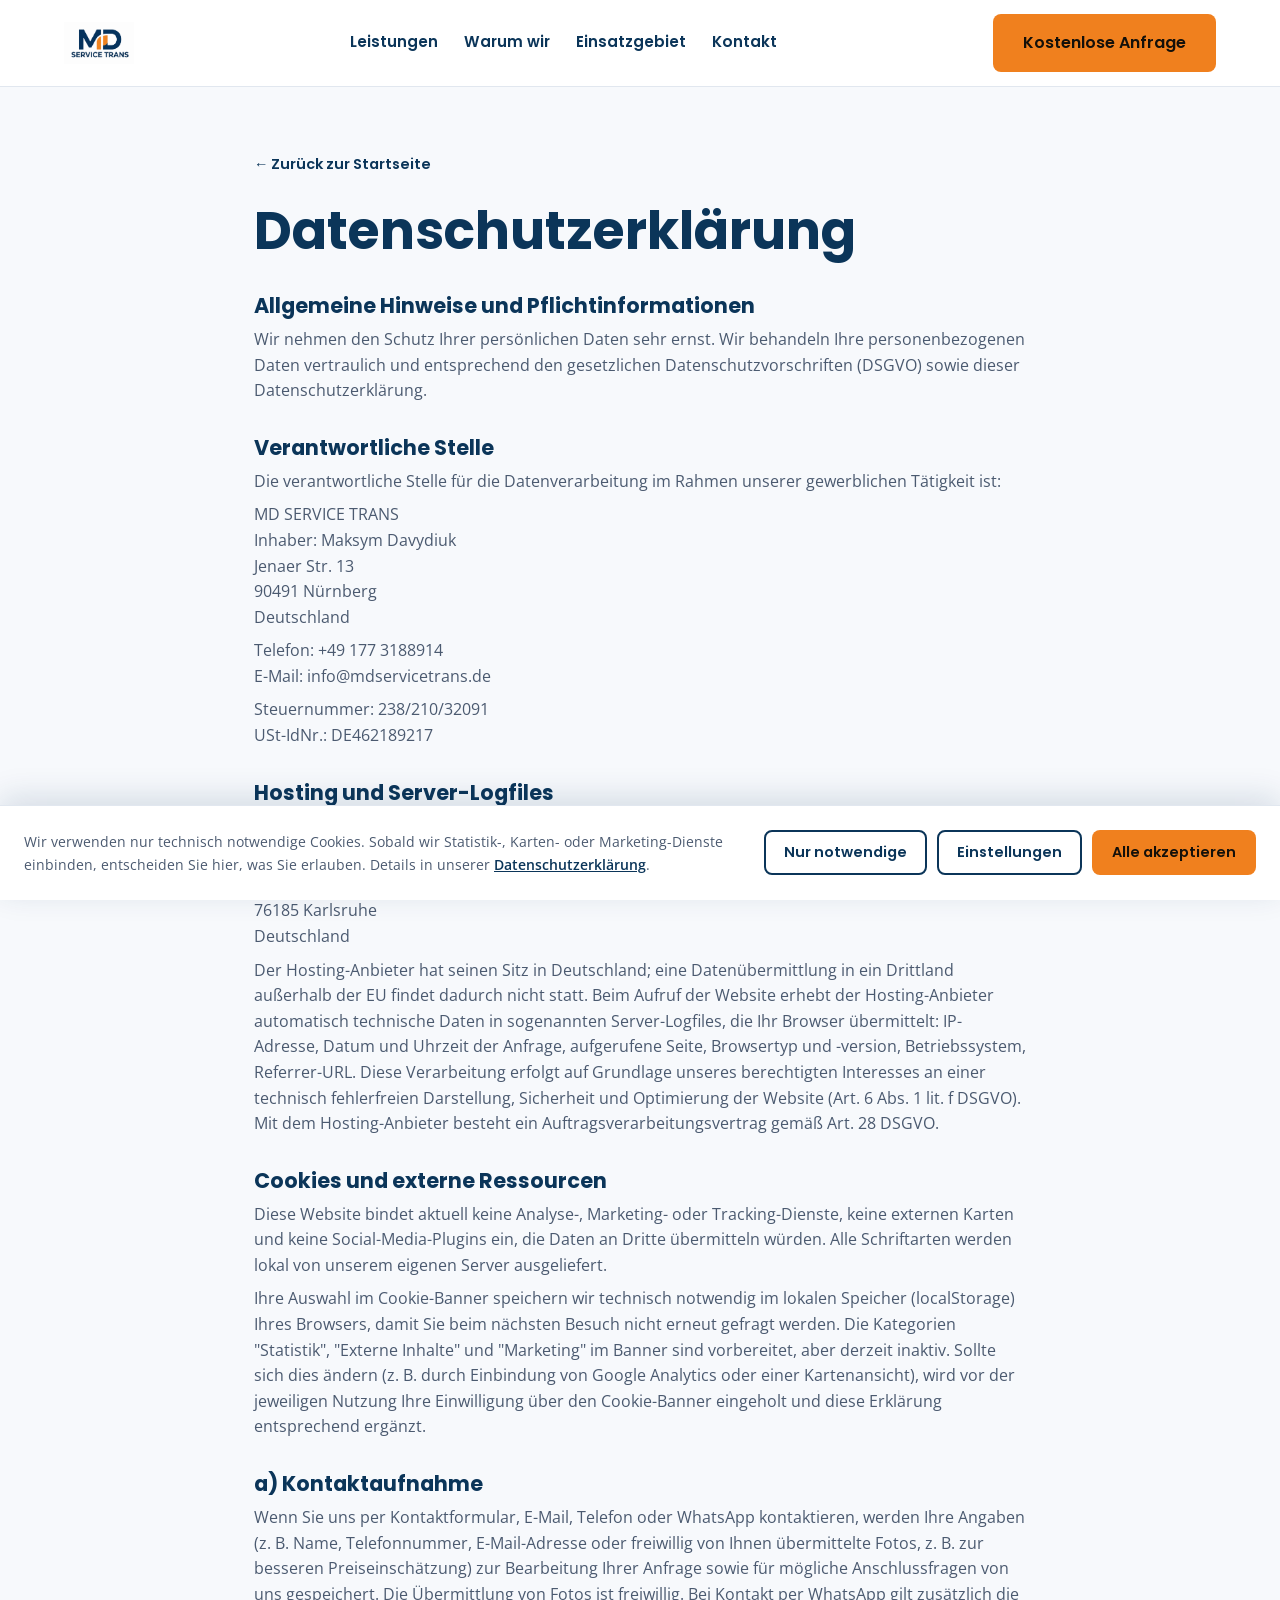
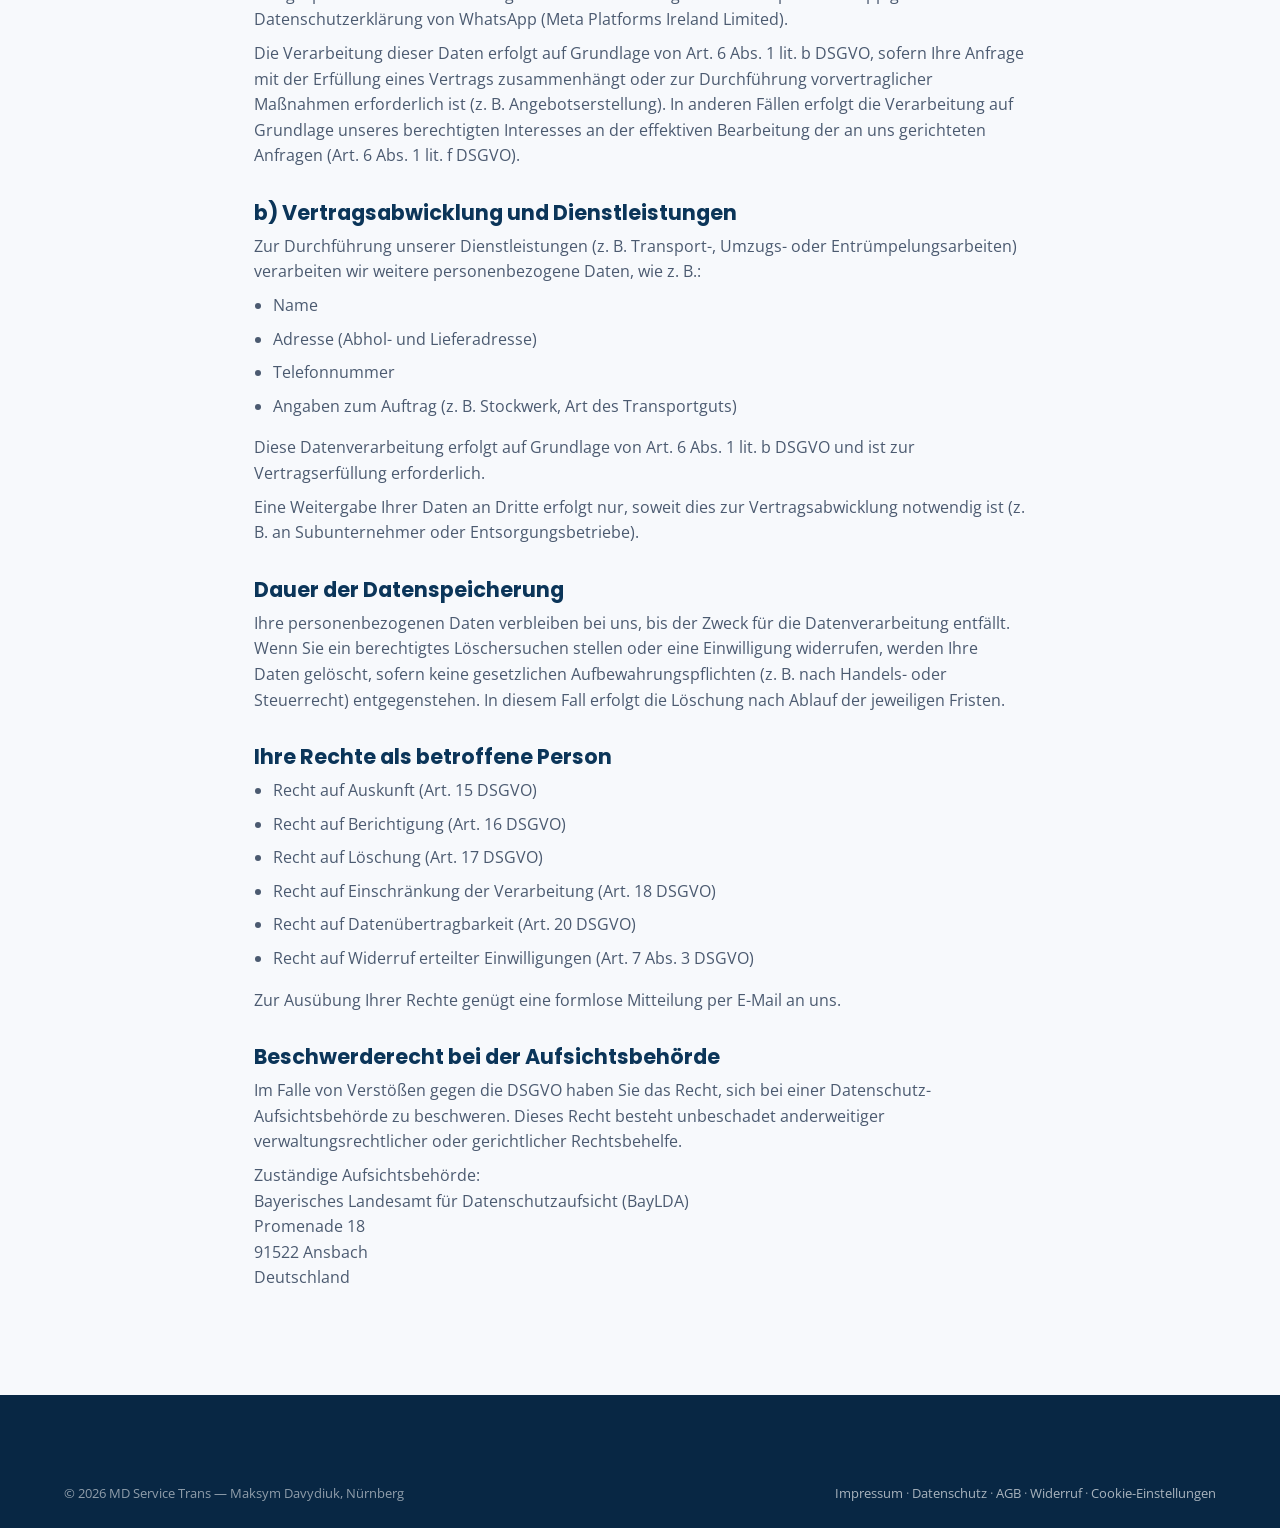
<file: datenschutz.html>
<!DOCTYPE html>
<html lang="de">
<head>
<meta charset="UTF-8">
<meta name="viewport" content="width=device-width, initial-scale=1">
<title>Datenschutzerklärung — MD Service Trans</title>
<meta name="robots" content="noindex, follow">
<link rel="icon" type="image/png" sizes="32x32" href="assets/brand/favicon-32.png">
<link rel="apple-touch-icon" href="assets/brand/favicon-180.png">
<link rel="stylesheet" href="assets/fonts/fonts.css">
<link rel="stylesheet" href="styles.css">
</head>
<body>
<header class="site-header">
  <div class="container header-inner">
    <a href="index.html" class="brand" aria-label="MD Service Trans — Startseite">
      <img src="assets/brand/logo.png" alt="MD Service Trans Logo">
    </a>
    <nav class="main-nav" aria-label="Hauptnavigation">
      <a href="index.html#leistungen">Leistungen</a>
      <a href="index.html#warum-wir">Warum wir</a>
      <a href="index.html#einsatzgebiet">Einsatzgebiet</a>
      <a href="index.html#kontakt">Kontakt</a>
    </nav>
    <div class="header-cta">
      <a class="btn btn-primary" href="index.html#kontakt">Kostenlose Anfrage</a>
    </div>
  </div>
</header>

<main class="legal-main">
  <div class="container">
    <a class="back-link" href="index.html">&larr; Zurück zur Startseite</a>
    <h1>Datenschutzerklärung</h1>

    <h2>Allgemeine Hinweise und Pflichtinformationen</h2>
    <p>Wir nehmen den Schutz Ihrer persönlichen Daten sehr ernst. Wir behandeln Ihre personenbezogenen Daten vertraulich und entsprechend den gesetzlichen Datenschutzvorschriften (DSGVO) sowie dieser Datenschutzerklärung.</p>

    <h2>Verantwortliche Stelle</h2>
    <p>Die verantwortliche Stelle für die Datenverarbeitung im Rahmen unserer gewerblichen Tätigkeit ist:</p>
    <p>MD SERVICE TRANS<br>Inhaber: Maksym Davydiuk<br>Jenaer Str. 13<br>90491 Nürnberg<br>Deutschland</p>
    <p>Telefon: <a href="tel:+491773188914">+49 177 3188914</a><br>
    E-Mail: <a href="mailto:info@mdservicetrans.de">info@mdservicetrans.de</a></p>
    <p>Steuernummer: 238/210/32091<br>
    USt-IdNr.: DE462189217</p>

    <h2>Hosting und Server-Logfiles</h2>
    <p>Diese Website wird gehostet bei:</p>
    <p>netcup GmbH<br>Daimlerstraße 25<br>76185 Karlsruhe<br>Deutschland</p>
    <p>Der Hosting-Anbieter hat seinen Sitz in Deutschland; eine Datenübermittlung in ein Drittland außerhalb der EU findet dadurch nicht statt. Beim Aufruf der Website erhebt der Hosting-Anbieter automatisch technische Daten in sogenannten Server-Logfiles, die Ihr Browser übermittelt: IP-Adresse, Datum und Uhrzeit der Anfrage, aufgerufene Seite, Browsertyp und -version, Betriebssystem, Referrer-URL. Diese Verarbeitung erfolgt auf Grundlage unseres berechtigten Interesses an einer technisch fehlerfreien Darstellung, Sicherheit und Optimierung der Website (Art. 6 Abs. 1 lit. f DSGVO). Mit dem Hosting-Anbieter besteht ein Auftragsverarbeitungsvertrag gemäß Art. 28 DSGVO.</p>

    <h2>Cookies und externe Ressourcen</h2>
    <p>Diese Website bindet aktuell keine Analyse-, Marketing- oder Tracking-Dienste, keine externen Karten und keine Social-Media-Plugins ein, die Daten an Dritte übermitteln würden. Alle Schriftarten werden lokal von unserem eigenen Server ausgeliefert.</p>
    <p>Ihre Auswahl im Cookie-Banner speichern wir technisch notwendig im lokalen Speicher (localStorage) Ihres Browsers, damit Sie beim nächsten Besuch nicht erneut gefragt werden. Die Kategorien "Statistik", "Externe Inhalte" und "Marketing" im Banner sind vorbereitet, aber derzeit inaktiv. Sollte sich dies ändern (z. B. durch Einbindung von Google Analytics oder einer Kartenansicht), wird vor der jeweiligen Nutzung Ihre Einwilligung über den Cookie-Banner eingeholt und diese Erklärung entsprechend ergänzt.</p>

    <h2>a) Kontaktaufnahme</h2>
    <p>Wenn Sie uns per Kontaktformular, E-Mail, Telefon oder WhatsApp kontaktieren, werden Ihre Angaben (z. B. Name, Telefonnummer, E-Mail-Adresse oder freiwillig von Ihnen übermittelte Fotos, z. B. zur besseren Preiseinschätzung) zur Bearbeitung Ihrer Anfrage sowie für mögliche Anschlussfragen von uns gespeichert. Die Übermittlung von Fotos ist freiwillig. Bei Kontakt per WhatsApp gilt zusätzlich die Datenschutzerklärung von WhatsApp (Meta Platforms Ireland Limited).</p>
    <p>Die Verarbeitung dieser Daten erfolgt auf Grundlage von Art. 6 Abs. 1 lit. b DSGVO, sofern Ihre Anfrage mit der Erfüllung eines Vertrags zusammenhängt oder zur Durchführung vorvertraglicher Maßnahmen erforderlich ist (z. B. Angebotserstellung). In anderen Fällen erfolgt die Verarbeitung auf Grundlage unseres berechtigten Interesses an der effektiven Bearbeitung der an uns gerichteten Anfragen (Art. 6 Abs. 1 lit. f DSGVO).</p>

    <h2>b) Vertragsabwicklung und Dienstleistungen</h2>
    <p>Zur Durchführung unserer Dienstleistungen (z. B. Transport-, Umzugs- oder Entrümpelungsarbeiten) verarbeiten wir weitere personenbezogene Daten, wie z. B.:</p>
    <ul>
      <li>Name</li>
      <li>Adresse (Abhol- und Lieferadresse)</li>
      <li>Telefonnummer</li>
      <li>Angaben zum Auftrag (z. B. Stockwerk, Art des Transportguts)</li>
    </ul>
    <p>Diese Datenverarbeitung erfolgt auf Grundlage von Art. 6 Abs. 1 lit. b DSGVO und ist zur Vertragserfüllung erforderlich.</p>
    <p>Eine Weitergabe Ihrer Daten an Dritte erfolgt nur, soweit dies zur Vertragsabwicklung notwendig ist (z. B. an Subunternehmer oder Entsorgungsbetriebe).</p>

    <h2>Dauer der Datenspeicherung</h2>
    <p>Ihre personenbezogenen Daten verbleiben bei uns, bis der Zweck für die Datenverarbeitung entfällt. Wenn Sie ein berechtigtes Löschersuchen stellen oder eine Einwilligung widerrufen, werden Ihre Daten gelöscht, sofern keine gesetzlichen Aufbewahrungspflichten (z. B. nach Handels- oder Steuerrecht) entgegenstehen. In diesem Fall erfolgt die Löschung nach Ablauf der jeweiligen Fristen.</p>

    <h2>Ihre Rechte als betroffene Person</h2>
    <ul>
      <li>Recht auf Auskunft (Art. 15 DSGVO)</li>
      <li>Recht auf Berichtigung (Art. 16 DSGVO)</li>
      <li>Recht auf Löschung (Art. 17 DSGVO)</li>
      <li>Recht auf Einschränkung der Verarbeitung (Art. 18 DSGVO)</li>
      <li>Recht auf Datenübertragbarkeit (Art. 20 DSGVO)</li>
      <li>Recht auf Widerruf erteilter Einwilligungen (Art. 7 Abs. 3 DSGVO)</li>
    </ul>
    <p>Zur Ausübung Ihrer Rechte genügt eine formlose Mitteilung per E-Mail an uns.</p>

    <h2>Beschwerderecht bei der Aufsichtsbehörde</h2>
    <p>Im Falle von Verstößen gegen die DSGVO haben Sie das Recht, sich bei einer Datenschutz-Aufsichtsbehörde zu beschweren. Dieses Recht besteht unbeschadet anderweitiger verwaltungsrechtlicher oder gerichtlicher Rechtsbehelfe.</p>
    <p>Zuständige Aufsichtsbehörde:<br>
    Bayerisches Landesamt für Datenschutzaufsicht (BayLDA)<br>
    Promenade 18<br>
    91522 Ansbach<br>
    Deutschland</p>
  </div>
</main>

<footer class="site-footer">
  <div class="container">
    <div class="footer-bottom">
      <span>&copy; 2026 MD Service Trans — Maksym Davydiuk, Nürnberg</span>
      <span><a href="impressum.html">Impressum</a> · <a href="datenschutz.html">Datenschutz</a> · <a href="agb.html">AGB</a> · <a href="widerruf.html">Widerruf</a> · <a href="#" data-cookie-settings>Cookie-Einstellungen</a></span>
    </div>
  </div>
</footer>
<script src="cookie-consent.js" defer></script>
</body>
</html>
</file>
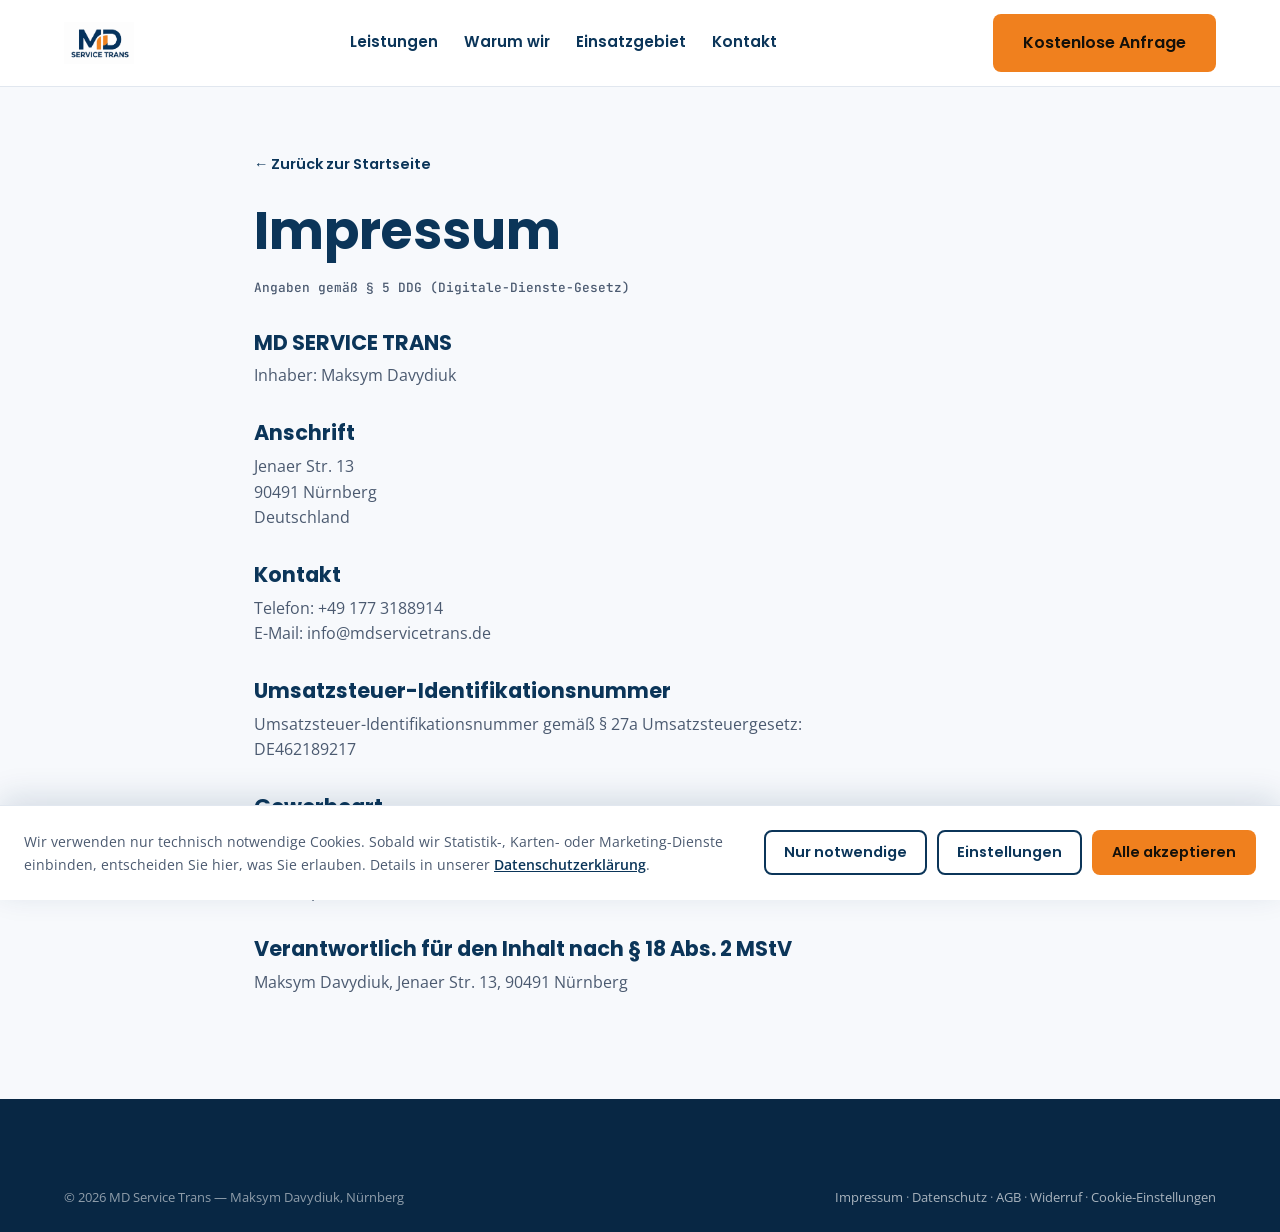
<file: impressum.html>
<!DOCTYPE html>
<html lang="de">
<head>
<meta charset="UTF-8">
<meta name="viewport" content="width=device-width, initial-scale=1">
<title>Impressum — MD Service Trans</title>
<meta name="robots" content="noindex, follow">
<link rel="icon" type="image/png" sizes="32x32" href="assets/brand/favicon-32.png">
<link rel="apple-touch-icon" href="assets/brand/favicon-180.png">
<link rel="stylesheet" href="assets/fonts/fonts.css">
<link rel="stylesheet" href="styles.css">
</head>
<body>
<header class="site-header">
  <div class="container header-inner">
    <a href="index.html" class="brand" aria-label="MD Service Trans — Startseite">
      <img src="assets/brand/logo.png" alt="MD Service Trans Logo">
    </a>
    <nav class="main-nav" aria-label="Hauptnavigation">
      <a href="index.html#leistungen">Leistungen</a>
      <a href="index.html#warum-wir">Warum wir</a>
      <a href="index.html#einsatzgebiet">Einsatzgebiet</a>
      <a href="index.html#kontakt">Kontakt</a>
    </nav>
    <div class="header-cta">
      <a class="btn btn-primary" href="index.html#kontakt">Kostenlose Anfrage</a>
    </div>
  </div>
</header>

<main class="legal-main">
  <div class="container">
    <a class="back-link" href="index.html">&larr; Zurück zur Startseite</a>
    <h1>Impressum</h1>
    <p class="legal-updated">Angaben gemäß § 5 DDG (Digitale-Dienste-Gesetz)</p>

    <h2>MD SERVICE TRANS</h2>
    <p>Inhaber: Maksym Davydiuk</p>

    <h2>Anschrift</h2>
    <p>Jenaer Str. 13<br>90491 Nürnberg<br>Deutschland</p>

    <h2>Kontakt</h2>
    <p>Telefon: <a href="tel:+491773188914">+49 177 3188914</a><br>
    E-Mail: <a href="mailto:info@mdservicetrans.de">info@mdservicetrans.de</a></p>

    <h2>Umsatzsteuer-Identifikationsnummer</h2>
    <p>Umsatzsteuer-Identifikationsnummer gemäß § 27a Umsatzsteuergesetz:<br>
    DE462189217</p>

    <h2>Gewerbeart</h2>
    <p>Möbelspedition und Umzugsservice mit Kfz bis 3,5 t zul. Gesamtgewicht einschließlich Hänger.<br>
    Montage/Demontage von Möbeln ohne bauliche Veränderung (Handwerksdienstleistungen ohne Meisterpflicht).</p>

    <h2>Verantwortlich für den Inhalt nach § 18 Abs. 2 MStV</h2>
    <p>Maksym Davydiuk, Jenaer Str. 13, 90491 Nürnberg</p>
  </div>
</main>

<footer class="site-footer">
  <div class="container">
    <div class="footer-bottom">
      <span>&copy; 2026 MD Service Trans — Maksym Davydiuk, Nürnberg</span>
      <span><a href="impressum.html">Impressum</a> · <a href="datenschutz.html">Datenschutz</a> · <a href="agb.html">AGB</a> · <a href="widerruf.html">Widerruf</a> · <a href="#" data-cookie-settings>Cookie-Einstellungen</a></span>
    </div>
  </div>
</footer>
<script src="cookie-consent.js" defer></script>
</body>
</html>
</file>
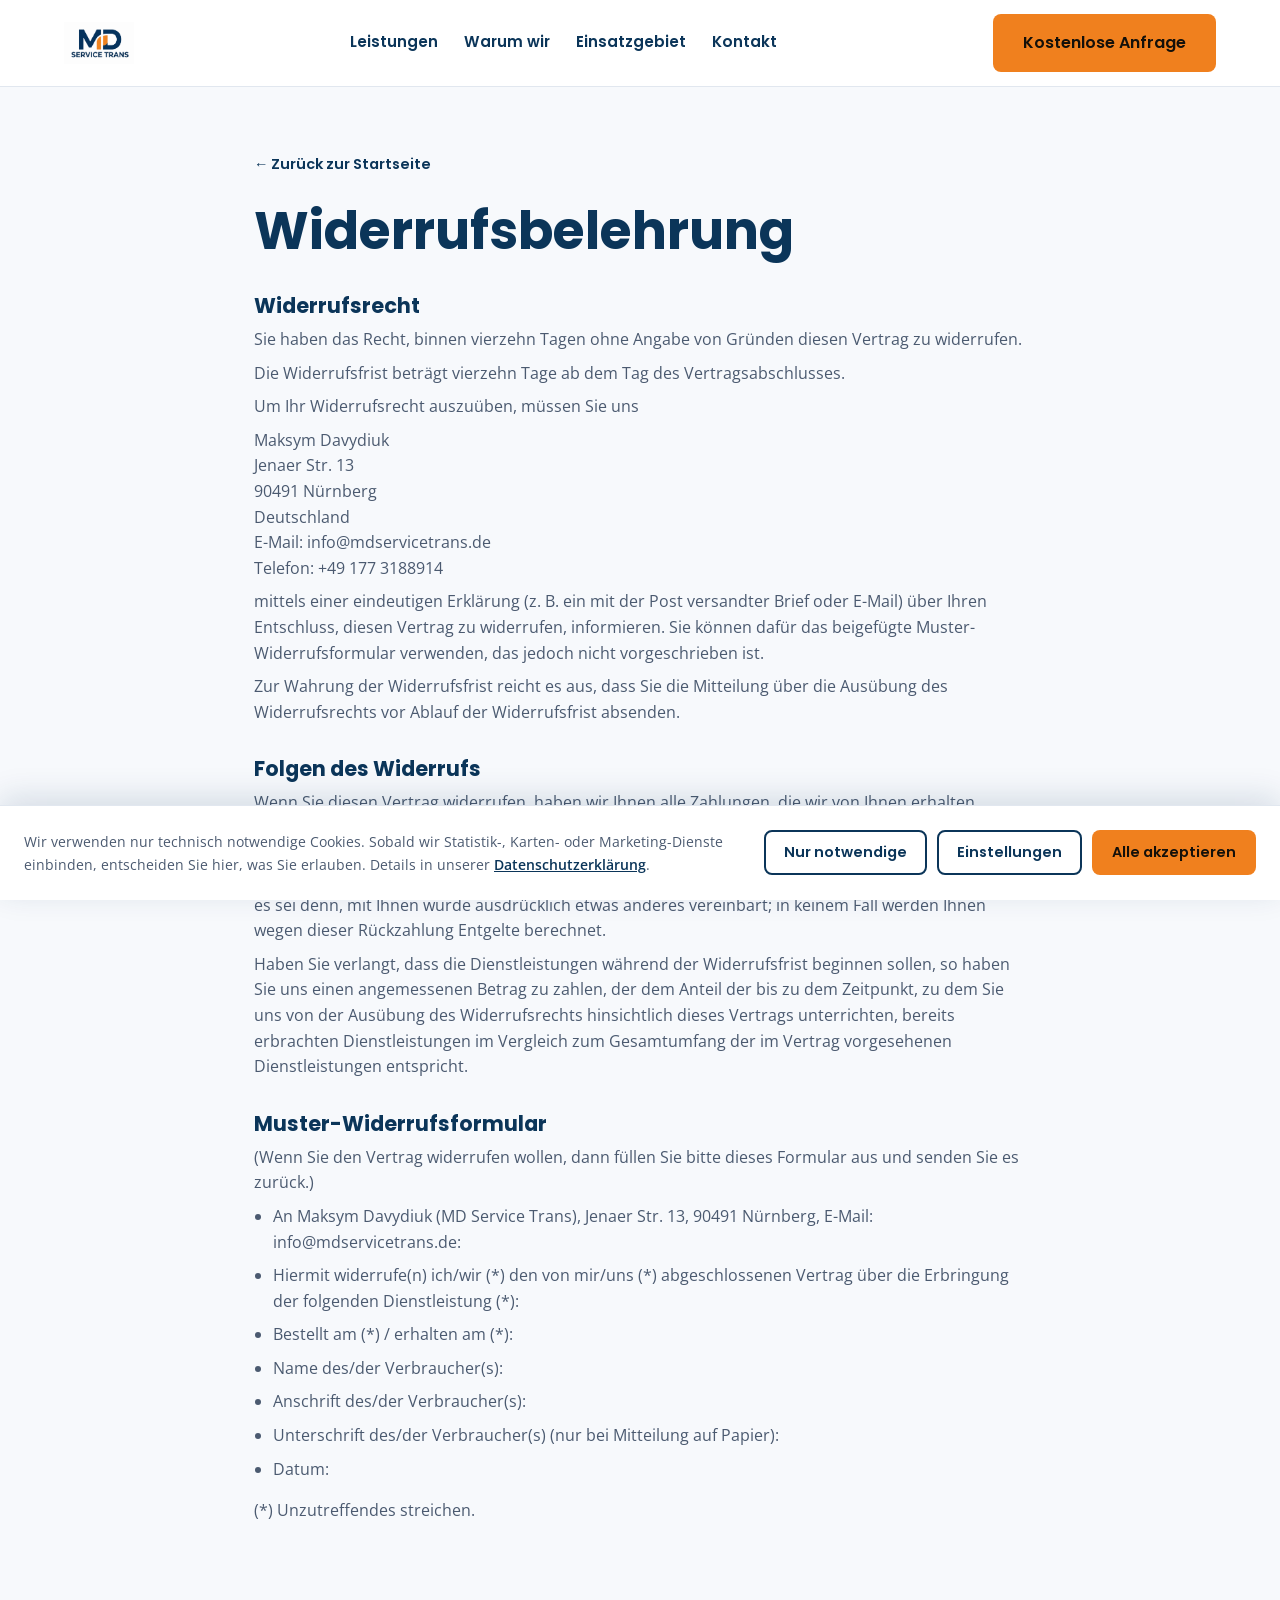
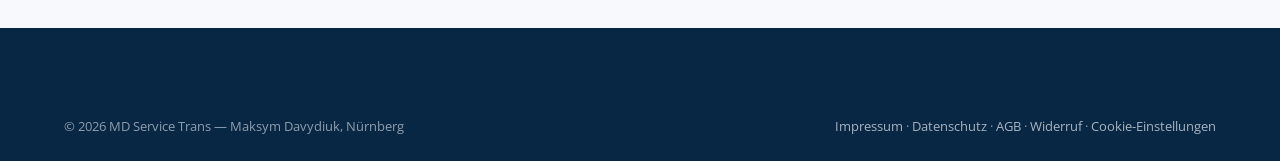
<file: widerruf.html>
<!DOCTYPE html>
<html lang="de">
<head>
<meta charset="UTF-8">
<meta name="viewport" content="width=device-width, initial-scale=1">
<title>Widerrufsbelehrung — MD Service Trans</title>
<meta name="robots" content="noindex, follow">
<link rel="icon" type="image/png" sizes="32x32" href="assets/brand/favicon-32.png">
<link rel="apple-touch-icon" href="assets/brand/favicon-180.png">
<link rel="stylesheet" href="assets/fonts/fonts.css">
<link rel="stylesheet" href="styles.css">
</head>
<body>
<header class="site-header">
  <div class="container header-inner">
    <a href="index.html" class="brand" aria-label="MD Service Trans — Startseite">
      <img src="assets/brand/logo.png" alt="MD Service Trans Logo">
    </a>
    <nav class="main-nav" aria-label="Hauptnavigation">
      <a href="index.html#leistungen">Leistungen</a>
      <a href="index.html#warum-wir">Warum wir</a>
      <a href="index.html#einsatzgebiet">Einsatzgebiet</a>
      <a href="index.html#kontakt">Kontakt</a>
    </nav>
    <div class="header-cta">
      <a class="btn btn-primary" href="index.html#kontakt">Kostenlose Anfrage</a>
    </div>
  </div>
</header>

<main class="legal-main">
  <div class="container">
    <a class="back-link" href="index.html">&larr; Zurück zur Startseite</a>
    <h1>Widerrufsbelehrung</h1>

    <h2>Widerrufsrecht</h2>
    <p>Sie haben das Recht, binnen vierzehn Tagen ohne Angabe von Gründen diesen Vertrag zu widerrufen.</p>
    <p>Die Widerrufsfrist beträgt vierzehn Tage ab dem Tag des Vertragsabschlusses.</p>
    <p>Um Ihr Widerrufsrecht auszuüben, müssen Sie uns</p>
    <p>Maksym Davydiuk<br>
    Jenaer Str. 13<br>
    90491 Nürnberg<br>
    Deutschland<br>
    E-Mail: <a href="mailto:info@mdservicetrans.de">info@mdservicetrans.de</a><br>
    Telefon: <a href="tel:+491773188914">+49 177 3188914</a></p>
    <p>mittels einer eindeutigen Erklärung (z. B. ein mit der Post versandter Brief oder E-Mail) über Ihren Entschluss, diesen Vertrag zu widerrufen, informieren. Sie können dafür das beigefügte Muster-Widerrufsformular verwenden, das jedoch nicht vorgeschrieben ist.</p>
    <p>Zur Wahrung der Widerrufsfrist reicht es aus, dass Sie die Mitteilung über die Ausübung des Widerrufsrechts vor Ablauf der Widerrufsfrist absenden.</p>

    <h2>Folgen des Widerrufs</h2>
    <p>Wenn Sie diesen Vertrag widerrufen, haben wir Ihnen alle Zahlungen, die wir von Ihnen erhalten haben, unverzüglich und spätestens binnen vierzehn Tagen ab dem Tag zurückzuzahlen, an dem die Mitteilung über Ihren Widerruf dieses Vertrags bei uns eingegangen ist. Für diese Rückzahlung verwenden wir dasselbe Zahlungsmittel, das Sie bei der ursprünglichen Transaktion eingesetzt haben, es sei denn, mit Ihnen wurde ausdrücklich etwas anderes vereinbart; in keinem Fall werden Ihnen wegen dieser Rückzahlung Entgelte berechnet.</p>
    <p>Haben Sie verlangt, dass die Dienstleistungen während der Widerrufsfrist beginnen sollen, so haben Sie uns einen angemessenen Betrag zu zahlen, der dem Anteil der bis zu dem Zeitpunkt, zu dem Sie uns von der Ausübung des Widerrufsrechts hinsichtlich dieses Vertrags unterrichten, bereits erbrachten Dienstleistungen im Vergleich zum Gesamtumfang der im Vertrag vorgesehenen Dienstleistungen entspricht.</p>

    <h2>Muster-Widerrufsformular</h2>
    <p>(Wenn Sie den Vertrag widerrufen wollen, dann füllen Sie bitte dieses Formular aus und senden Sie es zurück.)</p>
    <ul>
      <li>An Maksym Davydiuk (MD Service Trans), Jenaer Str. 13, 90491 Nürnberg, E-Mail: info@mdservicetrans.de:</li>
      <li>Hiermit widerrufe(n) ich/wir (*) den von mir/uns (*) abgeschlossenen Vertrag über die Erbringung der folgenden Dienstleistung (*):</li>
      <li>Bestellt am (*) / erhalten am (*):</li>
      <li>Name des/der Verbraucher(s):</li>
      <li>Anschrift des/der Verbraucher(s):</li>
      <li>Unterschrift des/der Verbraucher(s) (nur bei Mitteilung auf Papier):</li>
      <li>Datum:</li>
    </ul>
    <p>(*) Unzutreffendes streichen.</p>
  </div>
</main>

<footer class="site-footer">
  <div class="container">
    <div class="footer-bottom">
      <span>&copy; 2026 MD Service Trans — Maksym Davydiuk, Nürnberg</span>
      <span><a href="impressum.html">Impressum</a> · <a href="datenschutz.html">Datenschutz</a> · <a href="agb.html">AGB</a> · <a href="widerruf.html">Widerruf</a> · <a href="#" data-cookie-settings>Cookie-Einstellungen</a></span>
    </div>
  </div>
</footer>
<script src="cookie-consent.js" defer></script>
</body>
</html>
</file>
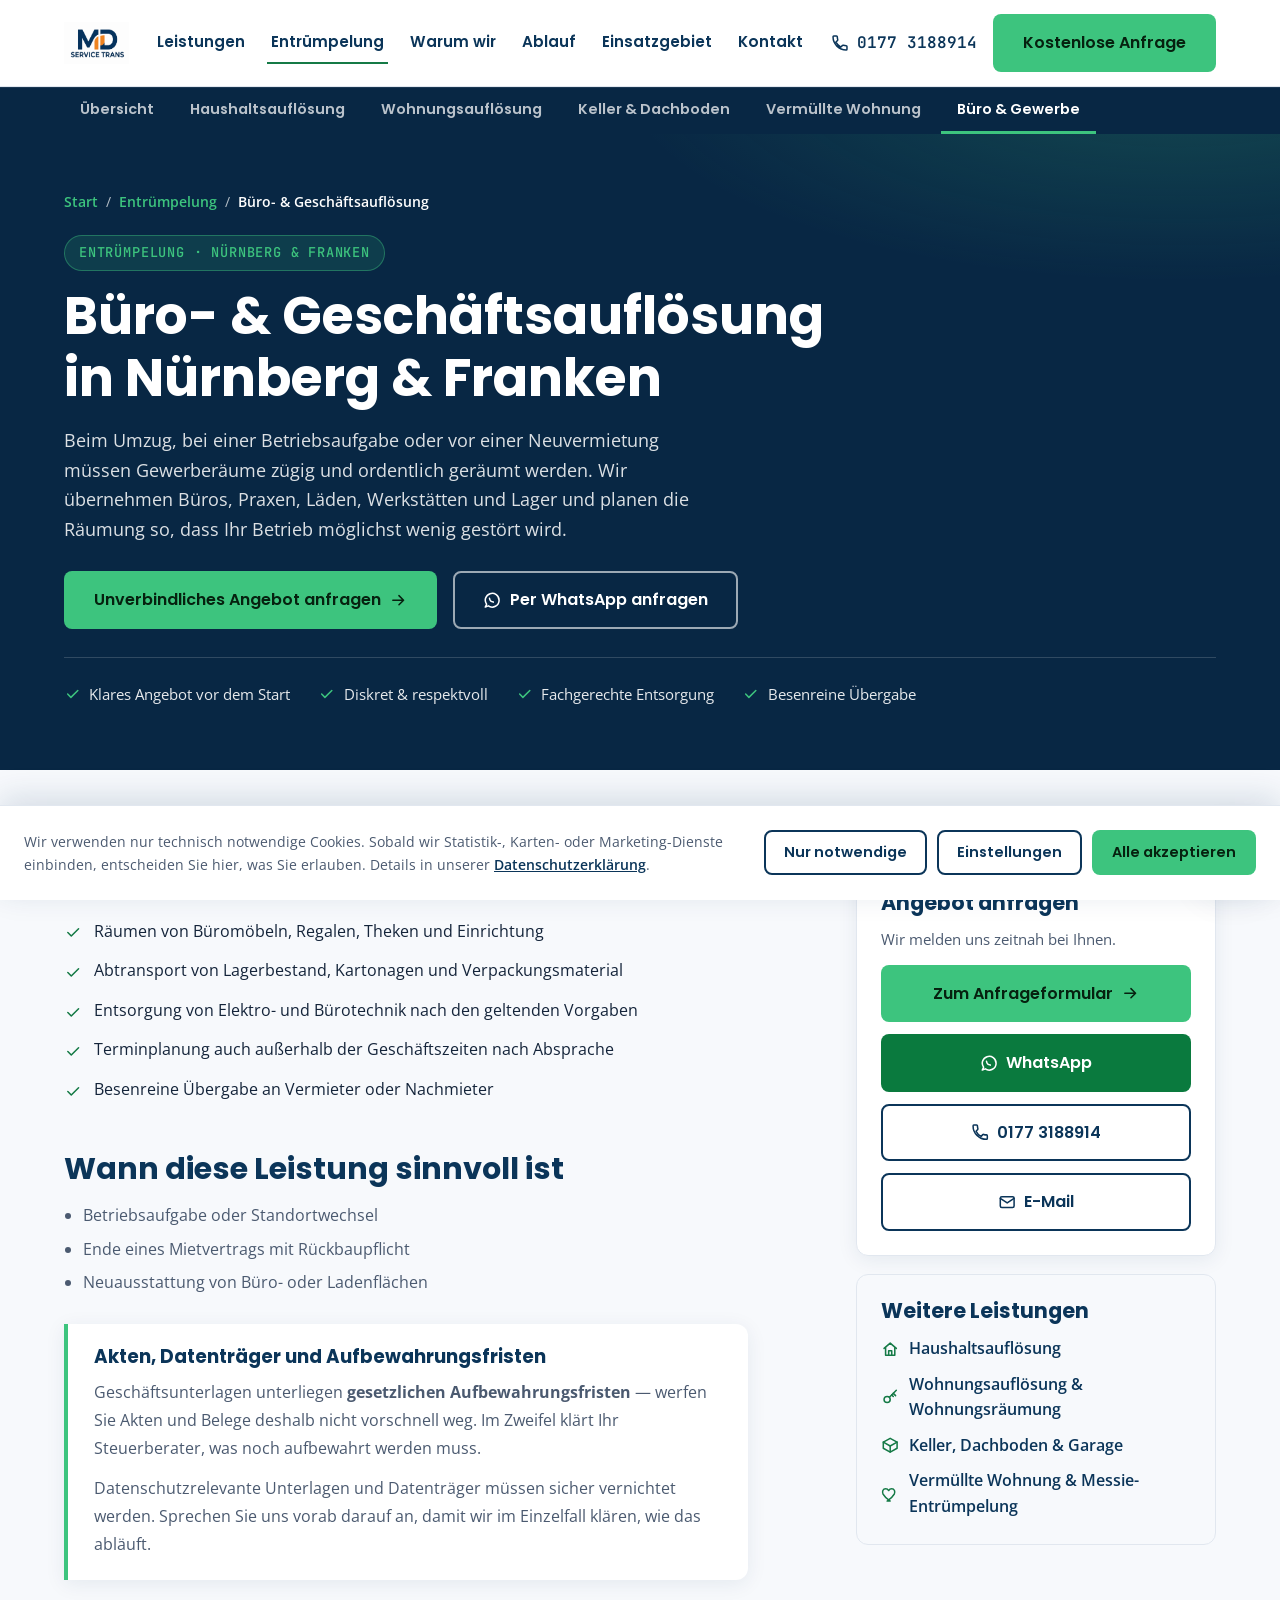
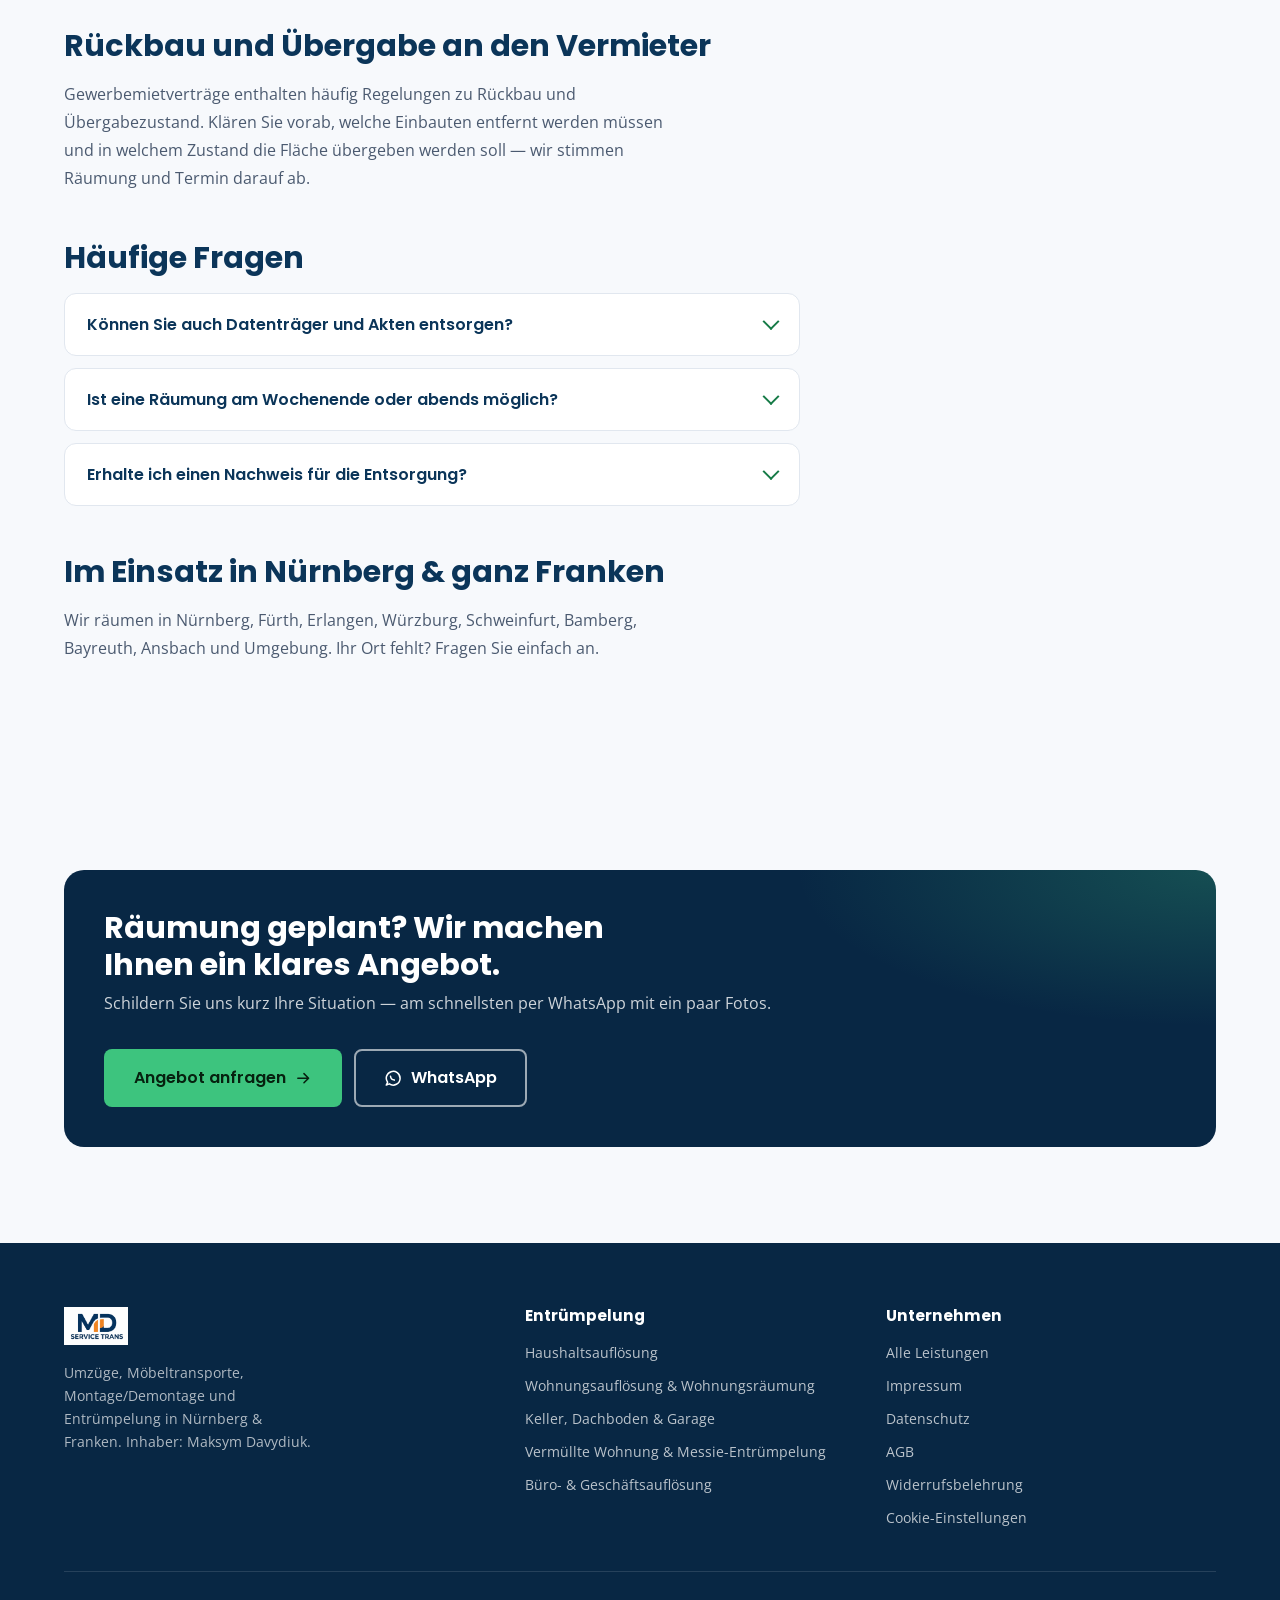
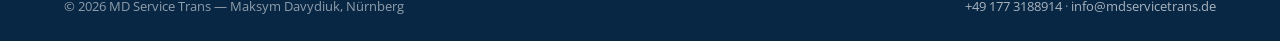
<file: entruempelung/geschaeftsaufloesung.html>
<!DOCTYPE html>
<html lang="de">
<head>
<meta charset="UTF-8">
<meta name="viewport" content="width=device-width, initial-scale=1">
<title>Büroauflösung &amp; Geschäftsauflösung Nürnberg &amp; Franken | MD Service Trans</title>
<meta name="description" content="Büro- und Geschäftsauflösung in Nürnberg &amp; Franken: Möbel, Technik und Lagerbestand räumen und fachgerecht entsorgen. Jetzt Angebot anfragen.">
<meta name="robots" content="index, follow">
<meta name="theme-color" content="#0B3559">
<link rel="canonical" href="https://www.mdservicetrans.de/entruempelung/geschaeftsaufloesung.html">

<meta property="og:type" content="website">
<meta property="og:site_name" content="MD Service Trans">
<meta property="og:title" content="Büroauflösung &amp; Geschäftsauflösung Nürnberg &amp; Franken | MD Service Trans">
<meta property="og:description" content="Büro- und Geschäftsauflösung in Nürnberg &amp; Franken: Möbel, Technik und Lagerbestand räumen und fachgerecht entsorgen. Jetzt Angebot anfragen.">
<meta property="og:url" content="https://www.mdservicetrans.de/entruempelung/geschaeftsaufloesung.html">
<meta property="og:image" content="https://www.mdservicetrans.de/assets/brand/favicon-512.png">
<meta property="og:locale" content="de_DE">
<meta name="twitter:card" content="summary">

<link rel="icon" type="image/png" sizes="32x32" href="../assets/brand/favicon-32.png">
<link rel="apple-touch-icon" href="../assets/brand/favicon-180.png">

<link rel="stylesheet" href="../assets/fonts/fonts.css">
<link rel="stylesheet" href="../styles.css">
<link rel="stylesheet" href="entruempelung.css">
<script type="application/ld+json">
{
  "@context": "https://schema.org",
  "@graph": [
    {
      "@type": "LocalBusiness",
      "name": "MD Service Trans",
      "url": "https://www.mdservicetrans.de/",
      "telephone": "+491773188914",
      "email": "info@mdservicetrans.de",
      "address": {
        "@type": "PostalAddress",
        "streetAddress": "Jenaer Str. 13",
        "postalCode": "90491",
        "addressLocality": "Nürnberg",
        "addressCountry": "DE"
      }
    },
    {
      "@type": "Service",
      "name": "Büro- & Geschäftsauflösung in Nürnberg & Franken",
      "serviceType": "Büro- & Geschäftsauflösung",
      "provider": {
        "@type": "LocalBusiness",
        "name": "MD Service Trans",
        "url": "https://www.mdservicetrans.de/"
      },
      "areaServed": [
        "Nürnberg",
        "Fürth",
        "Erlangen",
        "Würzburg",
        "Schweinfurt",
        "Bamberg",
        "Bayreuth",
        "Ansbach"
      ],
      "description": "Beim Umzug, bei einer Betriebsaufgabe oder vor einer Neuvermietung müssen Gewerberäume zügig und ordentlich geräumt werden. Wir übernehmen Büros, Praxen, Läden, Werkstätten und Lager und planen die Räumung so, dass Ihr Betrieb möglichst wenig gestört wird.",
      "url": "https://www.mdservicetrans.de/entruempelung/geschaeftsaufloesung.html"
    },
    {
      "@type": "BreadcrumbList",
      "itemListElement": [
        {
          "@type": "ListItem",
          "position": 1,
          "name": "Start",
          "item": "https://www.mdservicetrans.de/"
        },
        {
          "@type": "ListItem",
          "position": 2,
          "name": "Entrümpelung",
          "item": "https://www.mdservicetrans.de/entruempelung/"
        },
        {
          "@type": "ListItem",
          "position": 3,
          "name": "Büro- & Geschäftsauflösung",
          "item": "https://www.mdservicetrans.de/entruempelung/geschaeftsaufloesung.html"
        }
      ]
    },
    {
      "@type": "FAQPage",
      "mainEntity": [
        {
          "@type": "Question",
          "name": "Können Sie auch Datenträger und Akten entsorgen?",
          "acceptedAnswer": {
            "@type": "Answer",
            "text": "Datenschutzrelevante Unterlagen und Datenträger müssen sicher vernichtet werden. Sprechen Sie uns vorab darauf an — wir klären, wie das im Einzelfall abläuft."
          }
        },
        {
          "@type": "Question",
          "name": "Ist eine Räumung am Wochenende oder abends möglich?",
          "acceptedAnswer": {
            "@type": "Answer",
            "text": "Nach Absprache ja. Nennen Sie uns in der Anfrage Ihr Zeitfenster."
          }
        },
        {
          "@type": "Question",
          "name": "Erhalte ich einen Nachweis für die Entsorgung?",
          "acceptedAnswer": {
            "@type": "Answer",
            "text": "Fragen Sie uns bitte bei der Angebotsanfrage danach — der Umfang der Dokumentation hängt von Art und Menge der Abfälle ab."
          }
        }
      ]
    }
  ]
}
</script>
</head>
<body class="theme-green">
<svg xmlns="http://www.w3.org/2000/svg" width="0" height="0" style="position:absolute" aria-hidden="true" focusable="false">
  <symbol id="i-phone" viewBox="0 0 24 24"><path d="M6.6 10.8c1.4 2.8 3.8 5.2 6.6 6.6l2.2-2.2c.3-.3.7-.4 1.1-.3 1.2.4 2.5.6 3.8.6.6 0 1 .5 1 1.1v3.6c0 .6-.5 1.1-1.1 1.1C10.6 21.3 2.7 13.4 2.7 3.8 2.7 3.2 3.1 2.7 3.7 2.7h3.6c.6 0 1.1.4 1.1 1 0 1.3.2 2.6.6 3.8.1.4 0 .8-.3 1.1L6.6 10.8Z"/></symbol>
  <symbol id="i-chat" viewBox="0 0 24 24"><path d="M21 12a9 9 0 10-16.3 5.3L3 21l3.9-1.6A9 9 0 0021 12z"/><path d="M8.5 9.5c.3 2.6 2.4 4.7 5 5"/></symbol>
  <symbol id="i-mail" viewBox="0 0 24 24"><rect x="3" y="5" width="18" height="14" rx="2"/><path d="M3 7l9 6 9-6"/></symbol>
  <symbol id="i-check" viewBox="0 0 24 24"><path d="M5 12.5l4.5 4.5L19 7.5"/></symbol>
  <symbol id="i-shield" viewBox="0 0 24 24"><path d="M12 3l7 3v5c0 4.6-3 8.4-7 10-4-1.6-7-5.4-7-10V6l7-3Z"/><path d="M9 12l2 2 4-4.5"/></symbol>
  <symbol id="i-clock" viewBox="0 0 24 24"><circle cx="12" cy="12" r="9"/><path d="M12 7v5l3.5 2"/></symbol>
  <symbol id="i-home" viewBox="0 0 24 24"><path d="M4 11l8-7 8 7"/><path d="M6 10v10h12V10"/><path d="M10 20v-6h4v6"/></symbol>
  <symbol id="i-key" viewBox="0 0 24 24"><circle cx="8" cy="15" r="4"/><path d="M11 12l9-9"/><path d="M16 7l3 3"/><path d="M14 9l2 2"/></symbol>
  <symbol id="i-box" viewBox="0 0 24 24"><path d="M3 8l9-5 9 5v8l-9 5-9-5V8z"/><path d="M3 8l9 5 9-5"/><path d="M12 13v8"/></symbol>
  <symbol id="i-heart" viewBox="0 0 24 24"><path d="M12 21s-7-4.6-9.3-9C1 8.4 2.6 5 6 5c2 0 3.3 1 4 2.2C10.7 6 12 5 14 5c3.4 0 5 3.4 3.3 7-2.3 4.4-9.3 9-9.3 9Z"/></symbol>
  <symbol id="i-building" viewBox="0 0 24 24"><rect x="5" y="3" width="14" height="18" rx="1"/><path d="M9 7h2M13 7h2M9 11h2M13 11h2M9 15h2M13 15h2"/><path d="M10 21v-3h4v3"/></symbol>
  <symbol id="i-truck" viewBox="0 0 24 24"><path d="M3 7h11v9H3zM14 10h4l3 3v3h-7z"/><circle cx="7" cy="18" r="2"/><circle cx="17.5" cy="18" r="2"/></symbol>
  <symbol id="i-leaf" viewBox="0 0 24 24"><path d="M5 19c0-8 5-14 15-14 0 10-6 15-14 15"/><path d="M5 19l8-8"/></symbol>
  <symbol id="i-camera" viewBox="0 0 24 24"><rect x="3" y="7" width="18" height="13" rx="2"/><path d="M8 7l1.5-3h5L16 7"/><circle cx="12" cy="13.5" r="3.5"/></symbol>
  <symbol id="i-tag" viewBox="0 0 24 24"><path d="M20 12l-8 8-9-9V3h8l9 9z"/><circle cx="7.5" cy="7.5" r="1.3"/></symbol>
  <symbol id="i-eye" viewBox="0 0 24 24"><path d="M2 12s4-7 10-7 10 7 10 7-4 7-10 7S2 12 2 12z"/><circle cx="12" cy="12" r="3"/></symbol>
  <symbol id="i-file" viewBox="0 0 24 24"><path d="M7 3h8l4 4v14H7z"/><path d="M15 3v4h4"/><path d="M10 12h6M10 16h6"/></symbol>
  <symbol id="i-sparkle" viewBox="0 0 24 24"><path d="M12 3l1.8 5.2L19 10l-5.2 1.8L12 17l-1.8-5.2L5 10l5.2-1.8L12 3z"/></symbol>
  <symbol id="i-arrow" viewBox="0 0 24 24"><path d="M5 12h14M13 6l6 6-6 6"/></symbol>
  <symbol id="i-pin" viewBox="0 0 24 24"><path d="M12 21s-7-5.2-7-11a7 7 0 1114 0c0 5.8-7 11-7 11z"/><circle cx="12" cy="10" r="2.5"/></symbol>
  <symbol id="i-menu" viewBox="0 0 24 24"><path d="M4 7h16M4 12h16M4 17h16"/></symbol>
  <symbol id="i-close" viewBox="0 0 24 24"><path d="M6 6l12 12M18 6L6 18"/></symbol>
  <symbol id="i-star" viewBox="0 0 24 24"><path d="M12 2l2.9 6.9L22 9.6l-5.5 5 1.6 7.4L12 18.6l-6.1 3.4 1.6-7.4-5.5-5 7.1-.7L12 2z"/></symbol>
</svg>

<a class="skip-link" href="#main">Zum Inhalt springen</a>
<header class="site-header">
  <div class="container header-inner">
    <a href="../index.html" class="brand" aria-label="MD Service Trans — Startseite">
      <img src="../assets/brand/logo.png" alt="MD Service Trans Logo">
    </a>
    <nav class="main-nav" id="main-nav" aria-label="Hauptnavigation">
      <a href="../index.html#leistungen">Leistungen</a>
      <a href="./" class="nav-current">Entrümpelung</a>
      <a href="../index.html#warum-wir">Warum wir</a>
      <a href="../index.html#ablauf">Ablauf</a>
      <a href="../index.html#einsatzgebiet">Einsatzgebiet</a>
      <a href="../index.html#kontakt">Kontakt</a>
    </nav>
    <div class="header-cta">
      <a class="phone-link" href="tel:+491773188914" aria-label="Anrufen: 0177 3188914"><svg class="icon" aria-hidden="true"><use href="#i-phone"/></svg><span>0177 3188914</span></a>
      <a class="btn btn-primary" href="../index.html?leistung=Entruempelung#kontakt">Kostenlose Anfrage</a>
      <button class="nav-toggle" id="nav-toggle" type="button" aria-expanded="false" aria-controls="main-nav" aria-label="Menü öffnen"><svg class="icon" aria-hidden="true"><use href="#i-menu"/></svg></button>
    </div>
  </div>
</header>
<nav class="subnav" aria-label="Entrümpelung: Leistungen"><div class="container subnav-inner"><a href="./">Übersicht</a><a href="haushaltsaufloesung.html">Haushaltsauflösung</a><a href="wohnungsaufloesung.html">Wohnungsauflösung</a><a href="keller-dachboden-garage.html">Keller & Dachboden</a><a href="vermuellte-wohnung.html">Vermüllte Wohnung</a><a href="geschaeftsaufloesung.html" aria-current="page">Büro & Gewerbe</a></div></nav>

<main id="main">
<section class="page-hero">
  <div class="container">
    <nav class="breadcrumb" aria-label="Brotkrumen"><a href="../index.html">Start</a><span aria-hidden="true">/</span><a href="./">Entrümpelung</a><span aria-hidden="true">/</span><span aria-current="page">Büro- &amp; Geschäftsauflösung</span></nav>
    <span class="eyebrow">Entrümpelung · Nürnberg &amp; Franken</span>
    <h1>Büro- &amp; Geschäftsauflösung in Nürnberg &amp; Franken</h1>
    <p class="lead">Beim Umzug, bei einer Betriebsaufgabe oder vor einer Neuvermietung müssen Gewerberäume zügig und ordentlich geräumt werden. Wir übernehmen Büros, Praxen, Läden, Werkstätten und Lager und planen die Räumung so, dass Ihr Betrieb möglichst wenig gestört wird.</p>
    <div class="hero-actions">
      <a class="btn btn-primary" href="../index.html?leistung=Entruempelung#kontakt">Unverbindliches Angebot anfragen <svg class="icon" aria-hidden="true"><use href="#i-arrow"/></svg></a>
      <a class="btn btn-secondary" href="https://wa.me/491773188914" target="_blank" rel="noopener"><svg class="icon" aria-hidden="true"><use href="#i-chat"/></svg> Per WhatsApp anfragen</a>
    </div>
    <ul class="hero-points">
      <li><svg class="icon" aria-hidden="true"><use href="#i-check"/></svg>Klares Angebot vor dem Start</li>
      <li><svg class="icon" aria-hidden="true"><use href="#i-check"/></svg>Diskret &amp; respektvoll</li>
      <li><svg class="icon" aria-hidden="true"><use href="#i-check"/></svg>Fachgerechte Entsorgung</li>
      <li><svg class="icon" aria-hidden="true"><use href="#i-check"/></svg>Besenreine Übergabe</li>
    </ul>
  </div>
</section>

<section class="section">
  <div class="container detail-grid">
    <article class="prose">
      <h2>Das übernehmen wir</h2>
      <ul class="check-list"><li><svg class="icon" aria-hidden="true"><use href="#i-check"/></svg><span>Räumen von Büromöbeln, Regalen, Theken und Einrichtung</span></li><li><svg class="icon" aria-hidden="true"><use href="#i-check"/></svg><span>Abtransport von Lagerbestand, Kartonagen und Verpackungsmaterial</span></li><li><svg class="icon" aria-hidden="true"><use href="#i-check"/></svg><span>Entsorgung von Elektro- und Bürotechnik nach den geltenden Vorgaben</span></li><li><svg class="icon" aria-hidden="true"><use href="#i-check"/></svg><span>Terminplanung auch außerhalb der Geschäftszeiten nach Absprache</span></li><li><svg class="icon" aria-hidden="true"><use href="#i-check"/></svg><span>Besenreine Übergabe an Vermieter oder Nachmieter</span></li></ul>

      <h2>Wann diese Leistung sinnvoll ist</h2>
      <ul class="bullets"><li>Betriebsaufgabe oder Standortwechsel</li><li>Ende eines Mietvertrags mit Rückbaupflicht</li><li>Neuausstattung von Büro- oder Ladenflächen</li></ul>

      <aside class="callout" role="note"><h3>Akten, Datenträger und Aufbewahrungsfristen</h3><p>Geschäftsunterlagen unterliegen <strong>gesetzlichen Aufbewahrungsfristen</strong> — werfen Sie Akten und Belege deshalb nicht vorschnell weg. Im Zweifel klärt Ihr Steuerberater, was noch aufbewahrt werden muss.</p><p>Datenschutzrelevante Unterlagen und Datenträger müssen sicher vernichtet werden. Sprechen Sie uns vorab darauf an, damit wir im Einzelfall klären, wie das abläuft.</p></aside>
<h2>Rückbau und Übergabe an den Vermieter</h2>
<p>Gewerbemietverträge enthalten häufig Regelungen zu Rückbau und Übergabezustand. Klären Sie vorab, welche Einbauten entfernt werden müssen und in welchem Zustand die Fläche übergeben werden soll — wir stimmen Räumung und Termin darauf ab.</p>

      <h2>Häufige Fragen</h2>
      <div class="faq"><details><summary>Können Sie auch Datenträger und Akten entsorgen?</summary><p>Datenschutzrelevante Unterlagen und Datenträger müssen sicher vernichtet werden. Sprechen Sie uns vorab darauf an — wir klären, wie das im Einzelfall abläuft.</p></details><details><summary>Ist eine Räumung am Wochenende oder abends möglich?</summary><p>Nach Absprache ja. Nennen Sie uns in der Anfrage Ihr Zeitfenster.</p></details><details><summary>Erhalte ich einen Nachweis für die Entsorgung?</summary><p>Fragen Sie uns bitte bei der Angebotsanfrage danach — der Umfang der Dokumentation hängt von Art und Menge der Abfälle ab.</p></details></div>

      <h2>Im Einsatz in Nürnberg &amp; ganz Franken</h2>
      <p>Wir räumen in Nürnberg, Fürth, Erlangen, Würzburg, Schweinfurt, Bamberg, Bayreuth, Ansbach und Umgebung. Ihr Ort fehlt? Fragen Sie einfach an.</p>
    </article>

    <aside class="detail-aside" aria-label="Kontakt">
      <div class="aside-card">
        <h2>Angebot anfragen</h2>
        <p>Wir melden uns zeitnah bei Ihnen.</p>
        <a class="btn btn-primary btn-block" href="../index.html?leistung=Entruempelung#kontakt">Zum Anfrageformular <svg class="icon" aria-hidden="true"><use href="#i-arrow"/></svg></a>
        <a class="btn btn-whatsapp btn-block" href="https://wa.me/491773188914" target="_blank" rel="noopener"><svg class="icon" aria-hidden="true"><use href="#i-chat"/></svg> WhatsApp</a>
        <a class="btn btn-outline-navy btn-block" href="tel:+491773188914"><svg class="icon" aria-hidden="true"><use href="#i-phone"/></svg> 0177 3188914</a>
        <a class="btn btn-outline-navy btn-block" href="mailto:info@mdservicetrans.de"><svg class="icon" aria-hidden="true"><use href="#i-mail"/></svg> E-Mail</a>
      </div>
      <div class="aside-card aside-card-soft">
        <h3>Weitere Leistungen</h3>
        <ul class="aside-links"><li><a href="haushaltsaufloesung.html"><svg class="icon" aria-hidden="true"><use href="#i-home"/></svg>Haushaltsauflösung</a></li><li><a href="wohnungsaufloesung.html"><svg class="icon" aria-hidden="true"><use href="#i-key"/></svg>Wohnungsauflösung &amp; Wohnungsräumung</a></li><li><a href="keller-dachboden-garage.html"><svg class="icon" aria-hidden="true"><use href="#i-box"/></svg>Keller, Dachboden &amp; Garage</a></li><li><a href="vermuellte-wohnung.html"><svg class="icon" aria-hidden="true"><use href="#i-heart"/></svg>Vermüllte Wohnung &amp; Messie-Entrümpelung</a></li></ul>
      </div>
    </aside>
  </div>
</section>

<section class="section">
  <div class="container">
    <div class="cta-band">
      <div>
        <h2>Räumung geplant? Wir machen Ihnen ein klares Angebot.</h2>
        <p>Schildern Sie uns kurz Ihre Situation — am schnellsten per WhatsApp mit ein paar Fotos.</p>
      </div>
      <div class="cta-band-actions">
        <a class="btn btn-primary" href="../index.html?leistung=Entruempelung#kontakt">Angebot anfragen <svg class="icon" aria-hidden="true"><use href="#i-arrow"/></svg></a>
        <a class="btn btn-secondary" href="https://wa.me/491773188914" target="_blank" rel="noopener"><svg class="icon" aria-hidden="true"><use href="#i-chat"/></svg> WhatsApp</a>
      </div>
    </div>
  </div>
</section>
</main>

<a class="whatsapp-fab" href="https://wa.me/491773188914" target="_blank" rel="noopener" aria-label="Per WhatsApp kontaktieren"><svg class="icon" aria-hidden="true"><use href="#i-chat"/></svg></a>

<footer class="site-footer">
  <div class="container">
    <div class="footer-grid">
      <div class="footer-brand">
        <img src="../assets/brand/logo.png" alt="MD Service Trans Logo">
        <p>Umzüge, Möbeltransporte, Montage/Demontage und Entrümpelung in Nürnberg &amp; Franken. Inhaber: Maksym Davydiuk.</p>
      </div>
      <div class="footer-col">
        <h4>Entrümpelung</h4>
        <a href="haushaltsaufloesung.html">Haushaltsauflösung</a><a href="wohnungsaufloesung.html">Wohnungsauflösung &amp; Wohnungsräumung</a><a href="keller-dachboden-garage.html">Keller, Dachboden &amp; Garage</a><a href="vermuellte-wohnung.html">Vermüllte Wohnung &amp; Messie-Entrümpelung</a><a href="geschaeftsaufloesung.html">Büro- &amp; Geschäftsauflösung</a>
      </div>
      <div class="footer-col">
        <h4>Unternehmen</h4>
        <a href="../index.html#leistungen">Alle Leistungen</a>
        <a href="../impressum.html">Impressum</a>
        <a href="../datenschutz.html">Datenschutz</a>
        <a href="../agb.html">AGB</a>
        <a href="../widerruf.html">Widerrufsbelehrung</a>
        <a href="#" data-cookie-settings>Cookie-Einstellungen</a>
      </div>
    </div>
    <div class="footer-bottom">
      <span>&copy; 2026 MD Service Trans — Maksym Davydiuk, Nürnberg</span>
      <span><a href="tel:+491773188914">+49 177 3188914</a> · <a href="mailto:info@mdservicetrans.de">info@mdservicetrans.de</a></span>
    </div>
  </div>
</footer>
<script src="entruempelung.js" defer></script>
<script src="../cookie-consent.js" defer></script>
</body>
</html>
</file>
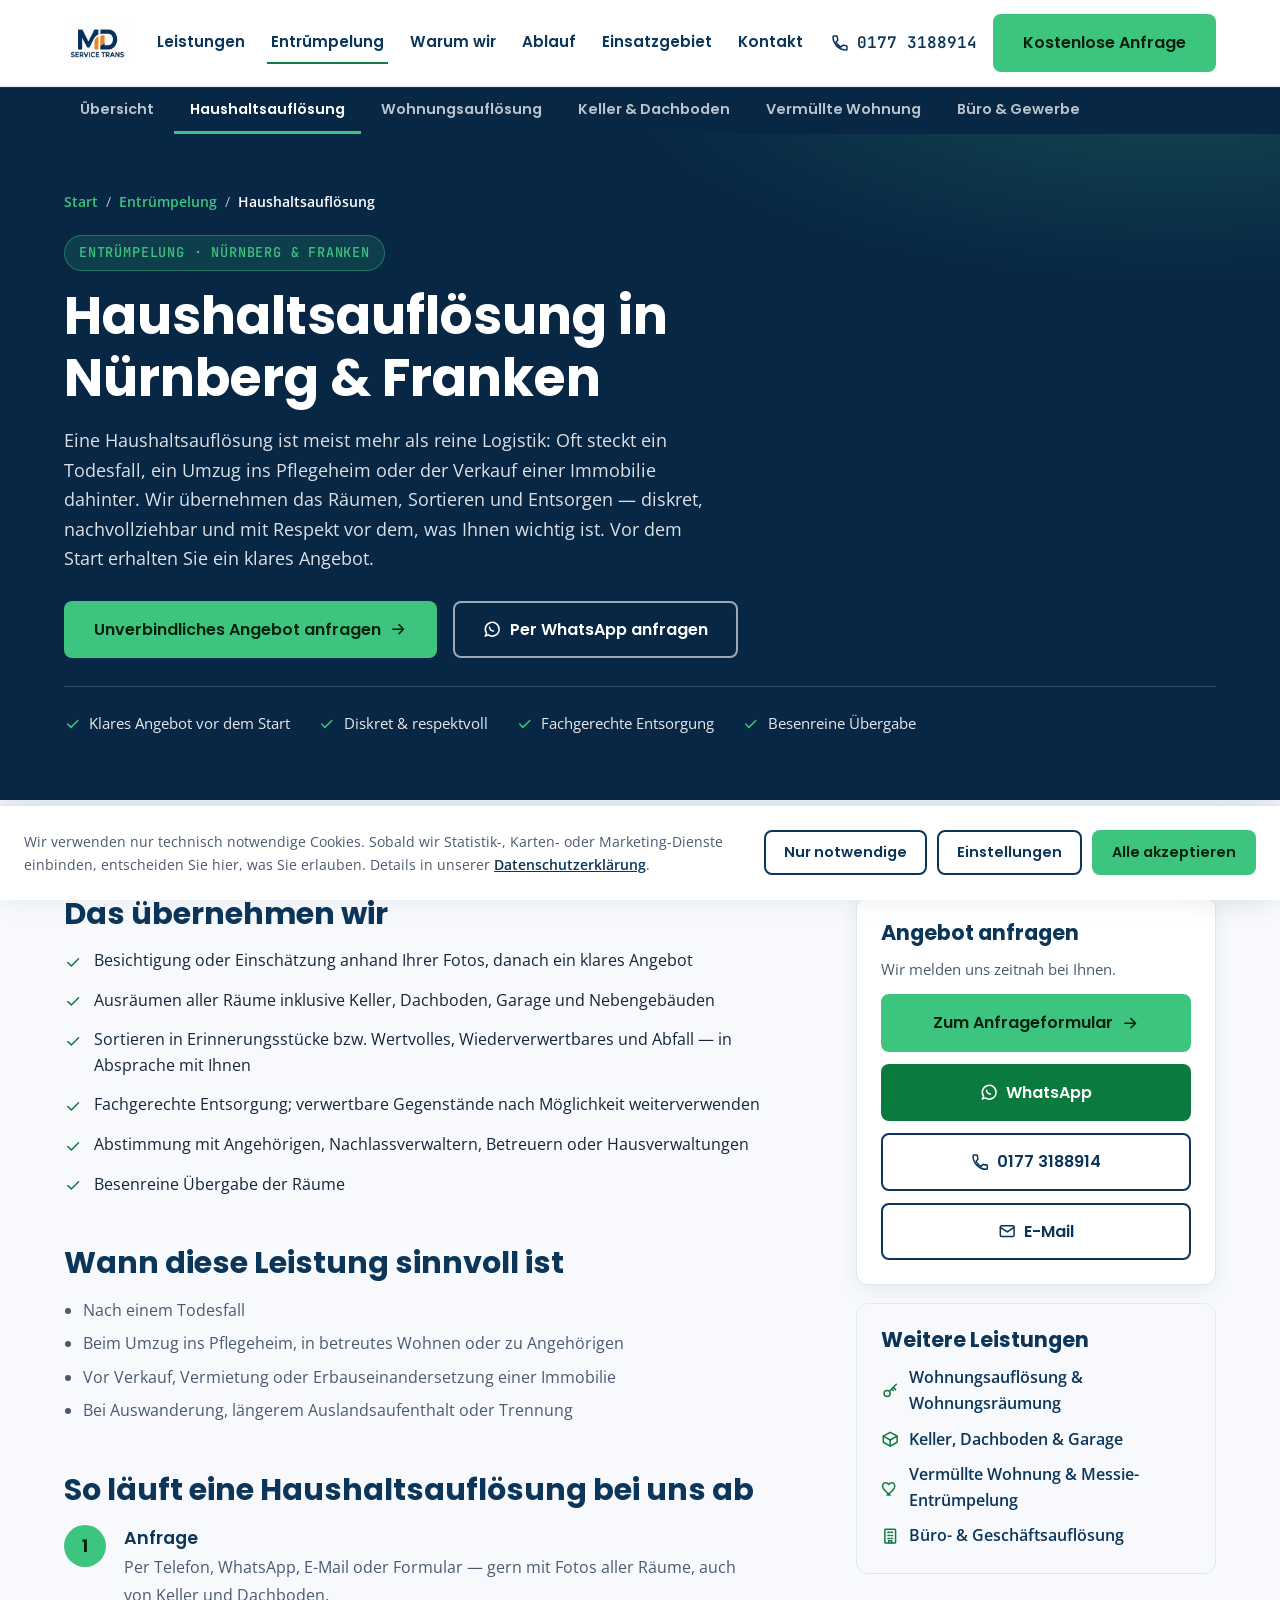
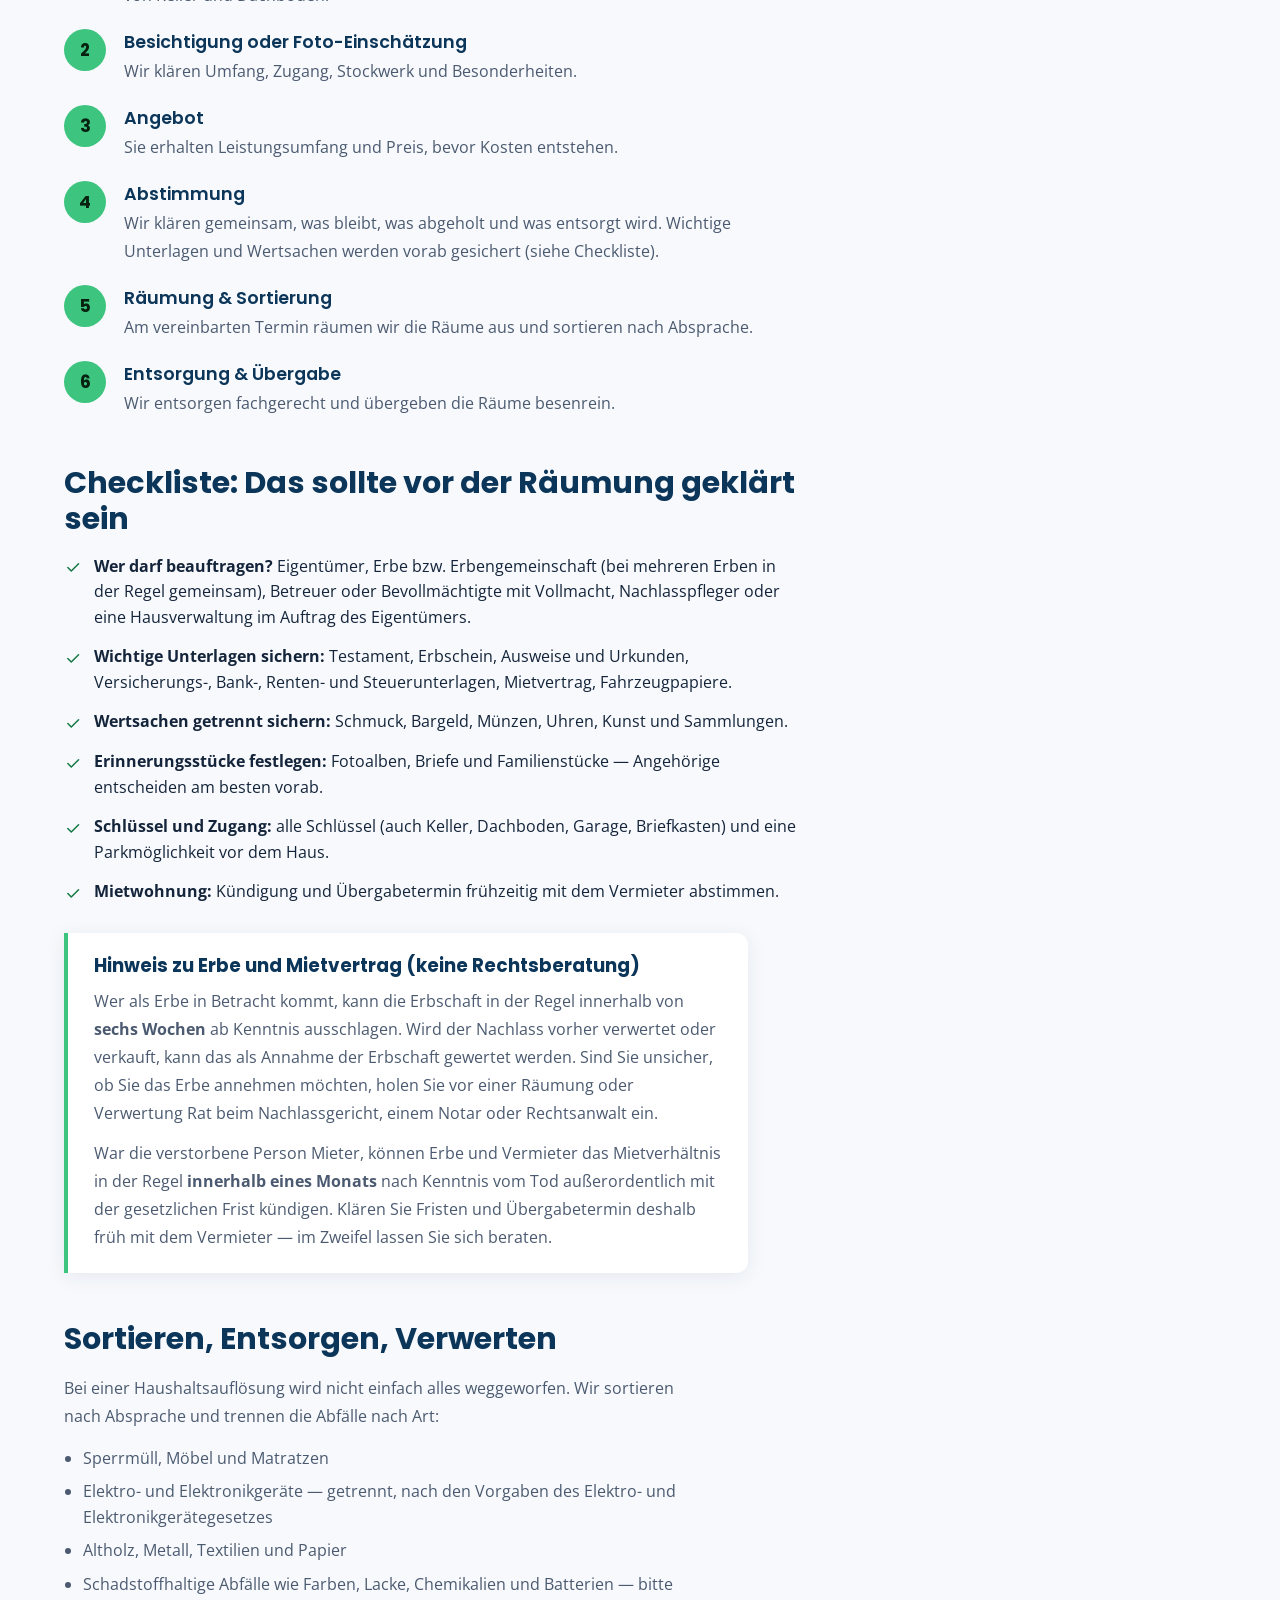
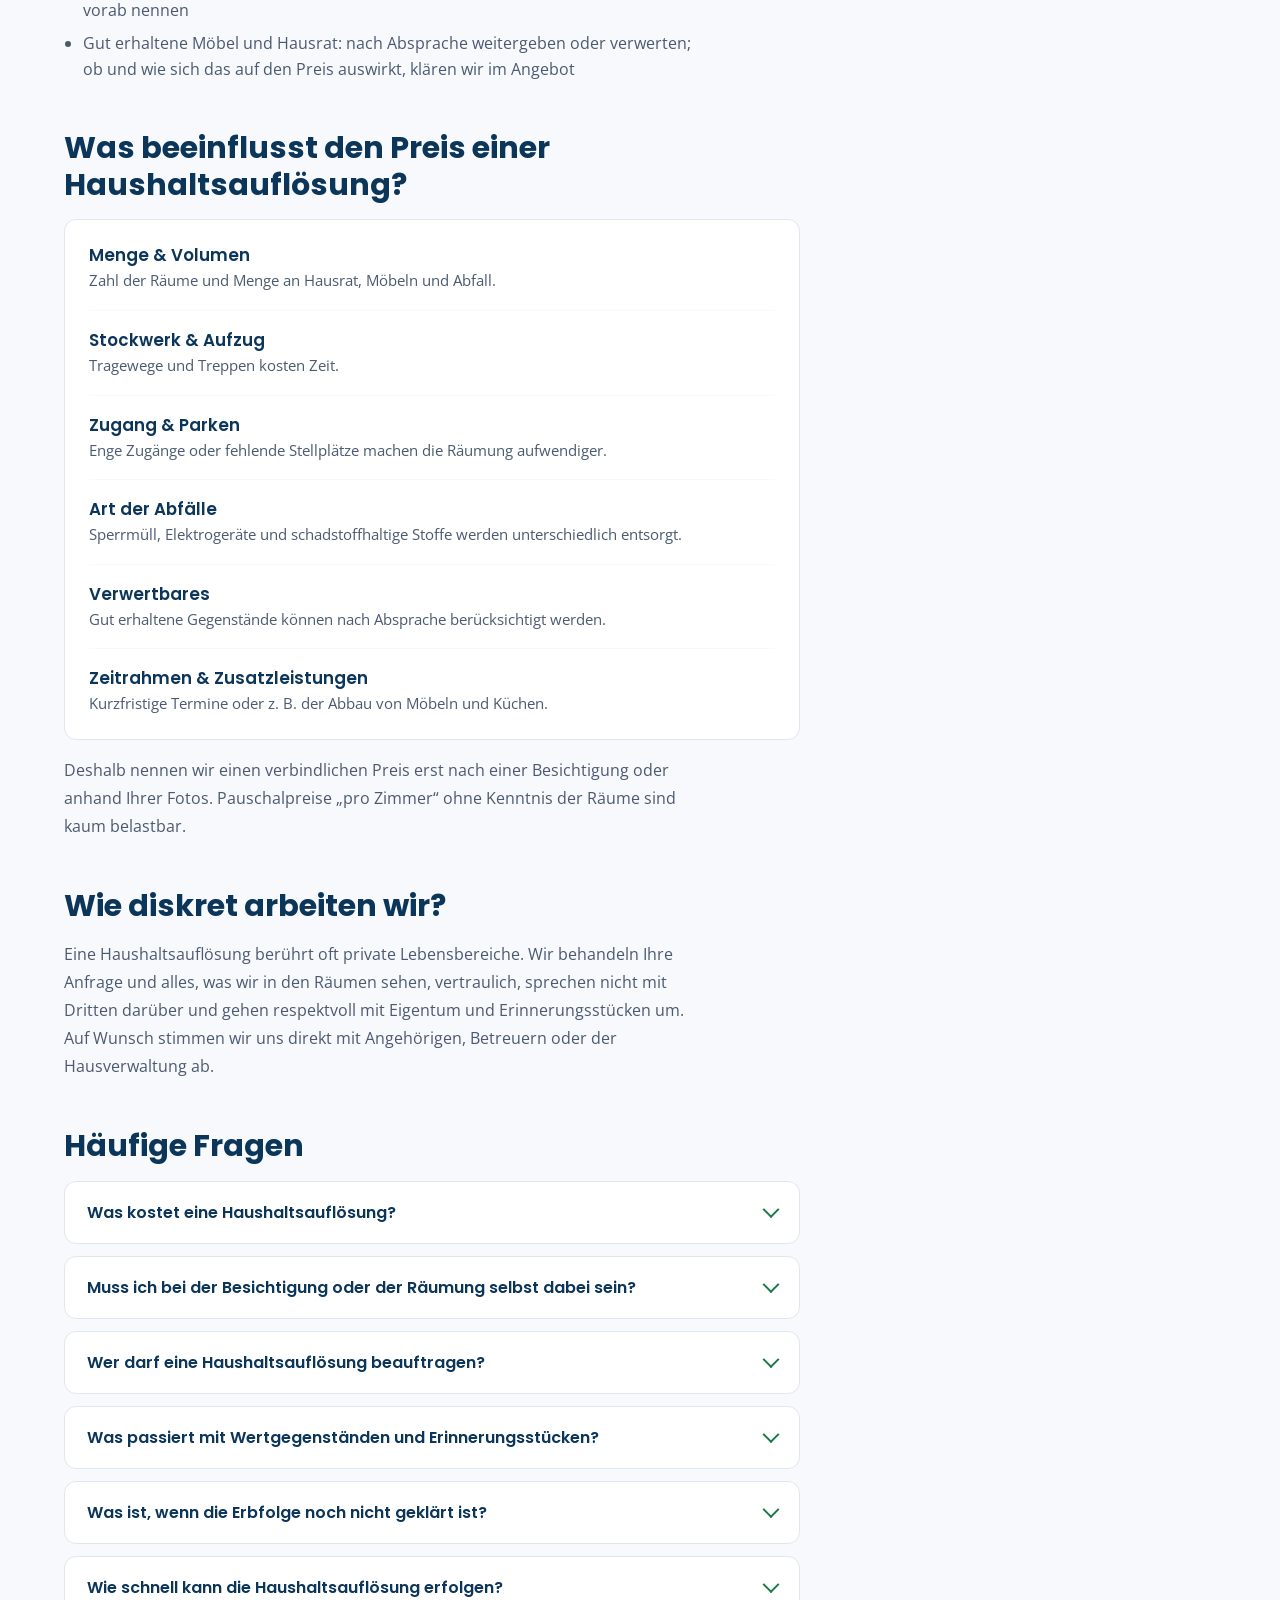
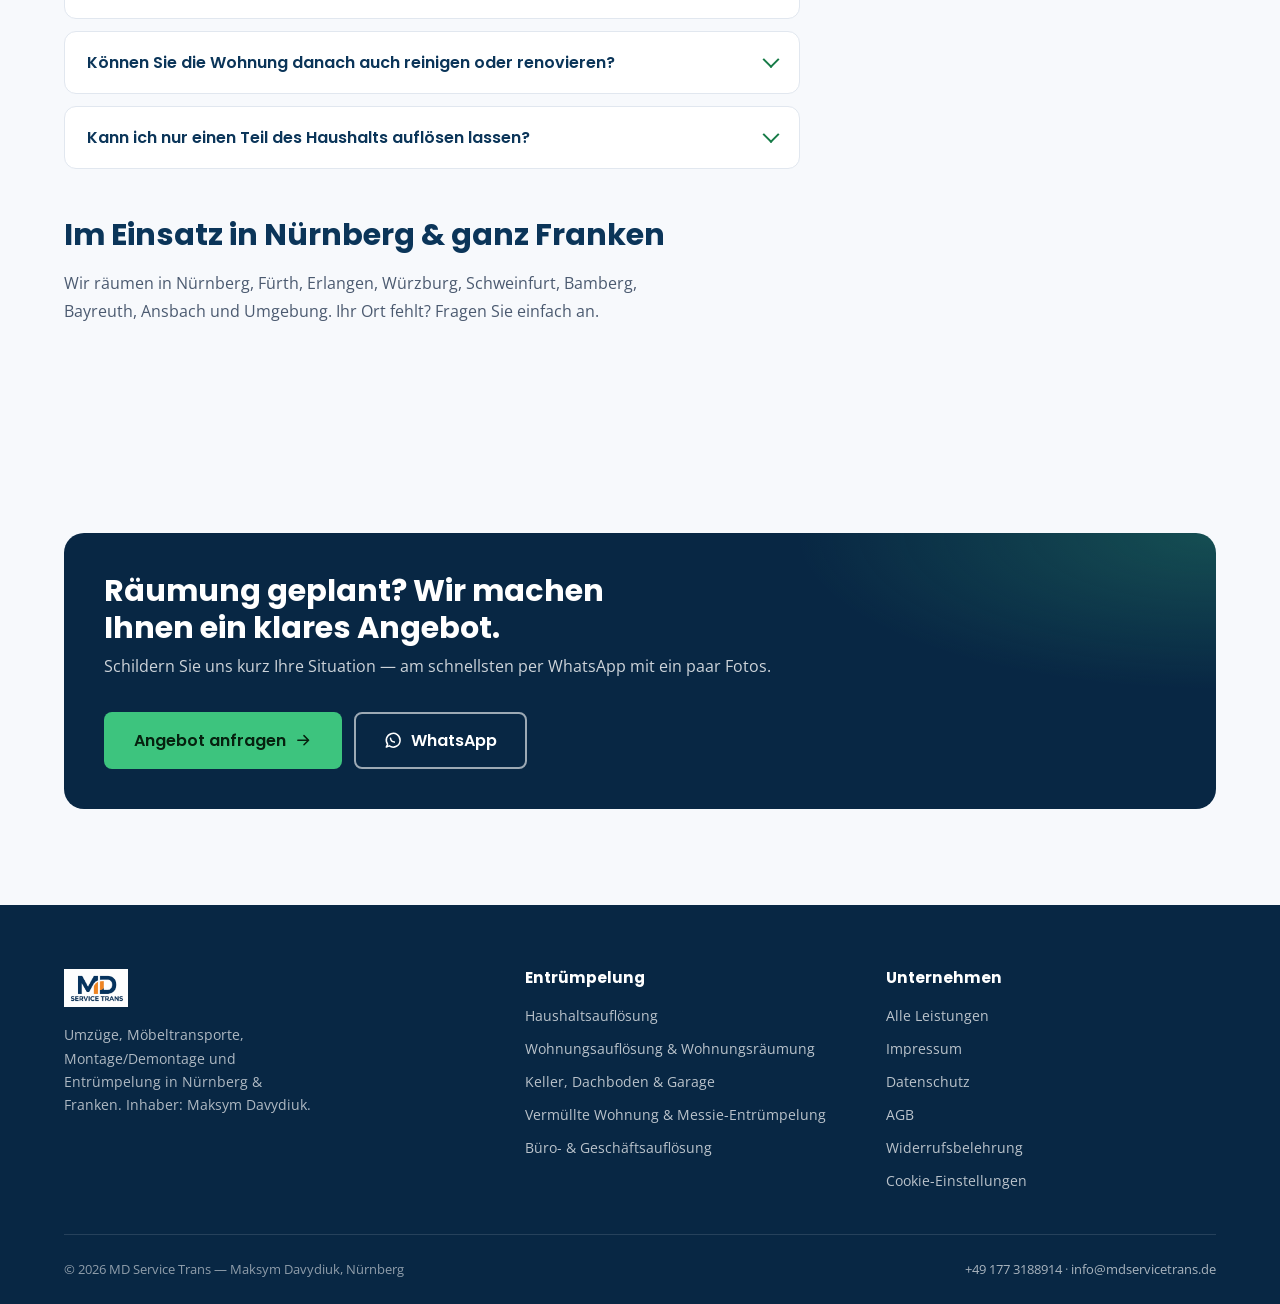
<file: entruempelung/haushaltsaufloesung.html>
<!DOCTYPE html>
<html lang="de">
<head>
<meta charset="UTF-8">
<meta name="viewport" content="width=device-width, initial-scale=1">
<title>Haushaltsauflösung Nürnberg &amp; Franken | MD Service Trans</title>
<meta name="description" content="Haushaltsauflösung in Nürnberg &amp; Franken: Sortieren, Räumen und fachgerechte Entsorgung — diskret und zuverlässig. Jetzt unverbindlich anfragen.">
<meta name="robots" content="index, follow">
<meta name="theme-color" content="#0B3559">
<link rel="canonical" href="https://www.mdservicetrans.de/entruempelung/haushaltsaufloesung.html">

<meta property="og:type" content="website">
<meta property="og:site_name" content="MD Service Trans">
<meta property="og:title" content="Haushaltsauflösung Nürnberg &amp; Franken | MD Service Trans">
<meta property="og:description" content="Haushaltsauflösung in Nürnberg &amp; Franken: Sortieren, Räumen und fachgerechte Entsorgung — diskret und zuverlässig. Jetzt unverbindlich anfragen.">
<meta property="og:url" content="https://www.mdservicetrans.de/entruempelung/haushaltsaufloesung.html">
<meta property="og:image" content="https://www.mdservicetrans.de/assets/brand/favicon-512.png">
<meta property="og:locale" content="de_DE">
<meta name="twitter:card" content="summary">

<link rel="icon" type="image/png" sizes="32x32" href="../assets/brand/favicon-32.png">
<link rel="apple-touch-icon" href="../assets/brand/favicon-180.png">

<link rel="stylesheet" href="../assets/fonts/fonts.css">
<link rel="stylesheet" href="../styles.css">
<link rel="stylesheet" href="entruempelung.css">
<script type="application/ld+json">
{
  "@context": "https://schema.org",
  "@graph": [
    {
      "@type": "LocalBusiness",
      "name": "MD Service Trans",
      "url": "https://www.mdservicetrans.de/",
      "telephone": "+491773188914",
      "email": "info@mdservicetrans.de",
      "address": {
        "@type": "PostalAddress",
        "streetAddress": "Jenaer Str. 13",
        "postalCode": "90491",
        "addressLocality": "Nürnberg",
        "addressCountry": "DE"
      }
    },
    {
      "@type": "Service",
      "name": "Haushaltsauflösung in Nürnberg & Franken",
      "serviceType": "Haushaltsauflösung",
      "provider": {
        "@type": "LocalBusiness",
        "name": "MD Service Trans",
        "url": "https://www.mdservicetrans.de/"
      },
      "areaServed": [
        "Nürnberg",
        "Fürth",
        "Erlangen",
        "Würzburg",
        "Schweinfurt",
        "Bamberg",
        "Bayreuth",
        "Ansbach"
      ],
      "description": "Eine Haushaltsauflösung ist meist mehr als reine Logistik: Oft steckt ein Todesfall, ein Umzug ins Pflegeheim oder der Verkauf einer Immobilie dahinter. Wir übernehmen das Räumen, Sortieren und Entsorgen — diskret, nachvollziehbar und mit Respekt vor dem, was Ihnen wichtig ist. Vor dem Start erhalten Sie ein klares Angebot.",
      "url": "https://www.mdservicetrans.de/entruempelung/haushaltsaufloesung.html"
    },
    {
      "@type": "BreadcrumbList",
      "itemListElement": [
        {
          "@type": "ListItem",
          "position": 1,
          "name": "Start",
          "item": "https://www.mdservicetrans.de/"
        },
        {
          "@type": "ListItem",
          "position": 2,
          "name": "Entrümpelung",
          "item": "https://www.mdservicetrans.de/entruempelung/"
        },
        {
          "@type": "ListItem",
          "position": 3,
          "name": "Haushaltsauflösung",
          "item": "https://www.mdservicetrans.de/entruempelung/haushaltsaufloesung.html"
        }
      ]
    },
    {
      "@type": "FAQPage",
      "mainEntity": [
        {
          "@type": "Question",
          "name": "Was kostet eine Haushaltsauflösung?",
          "acceptedAnswer": {
            "@type": "Answer",
            "text": "Das hängt von Umfang, Stockwerk, Zugang und Art der Abfälle ab. Einen verbindlichen Preis nennen wir nach Besichtigung oder anhand Ihrer Fotos — Sie erfahren ihn, bevor Kosten entstehen."
          }
        },
        {
          "@type": "Question",
          "name": "Muss ich bei der Besichtigung oder der Räumung selbst dabei sein?",
          "acceptedAnswer": {
            "@type": "Answer",
            "text": "Nicht zwingend. Nach Absprache können wir uns die Räume anhand von Fotos ansehen oder mit einer Vertrauensperson vor Ort abstimmen. Wichtig ist, dass wir wissen, was bleiben und was entsorgt werden soll."
          }
        },
        {
          "@type": "Question",
          "name": "Wer darf eine Haushaltsauflösung beauftragen?",
          "acceptedAnswer": {
            "@type": "Answer",
            "text": "Der Eigentümer, der Erbe bzw. die Erbengemeinschaft, ein Betreuer oder Bevollmächtigter mit Vollmacht, ein Nachlasspfleger oder eine Hausverwaltung im Auftrag des Eigentümers. Bei mehreren Erben stimmen diese sich in der Regel gemeinsam ab."
          }
        },
        {
          "@type": "Question",
          "name": "Was passiert mit Wertgegenständen und Erinnerungsstücken?",
          "acceptedAnswer": {
            "@type": "Answer",
            "text": "Sie legen vorab fest, was Sie behalten möchten. Wertsachen und persönliche Erinnerungsstücke sichern wir auf Wunsch getrennt, bevor die Räumung beginnt."
          }
        },
        {
          "@type": "Question",
          "name": "Was ist, wenn die Erbfolge noch nicht geklärt ist?",
          "acceptedAnswer": {
            "@type": "Answer",
            "text": "Dann sollten Sie vor einer Räumung oder Verwertung rechtlichen Rat einholen (Nachlassgericht, Notar, Rechtsanwalt), denn eine Verwertung des Nachlasses kann Folgen für die Annahme oder Ausschlagung der Erbschaft haben. Wir räumen nur mit Ihrer Berechtigung zur Beauftragung."
          }
        },
        {
          "@type": "Question",
          "name": "Wie schnell kann die Haushaltsauflösung erfolgen?",
          "acceptedAnswer": {
            "@type": "Answer",
            "text": "Das hängt von Umfang und aktueller Terminlage ab. Schildern Sie uns Ihre Situation und Ihren Wunschtermin — wir melden uns zeitnah mit einer realistischen Einschätzung."
          }
        },
        {
          "@type": "Question",
          "name": "Können Sie die Wohnung danach auch reinigen oder renovieren?",
          "acceptedAnswer": {
            "@type": "Answer",
            "text": "Wir übergeben besenrein. Endreinigung und Renovierung sind eigene Leistungen — fragen Sie bei Bedarf gern danach."
          }
        },
        {
          "@type": "Question",
          "name": "Kann ich nur einen Teil des Haushalts auflösen lassen?",
          "acceptedAnswer": {
            "@type": "Answer",
            "text": "Ja. Sie legen den Umfang fest, zum Beispiel nur einzelne Räume oder nur Keller und Dachboden."
          }
        }
      ]
    }
  ]
}
</script>
</head>
<body class="theme-green">
<svg xmlns="http://www.w3.org/2000/svg" width="0" height="0" style="position:absolute" aria-hidden="true" focusable="false">
  <symbol id="i-phone" viewBox="0 0 24 24"><path d="M6.6 10.8c1.4 2.8 3.8 5.2 6.6 6.6l2.2-2.2c.3-.3.7-.4 1.1-.3 1.2.4 2.5.6 3.8.6.6 0 1 .5 1 1.1v3.6c0 .6-.5 1.1-1.1 1.1C10.6 21.3 2.7 13.4 2.7 3.8 2.7 3.2 3.1 2.7 3.7 2.7h3.6c.6 0 1.1.4 1.1 1 0 1.3.2 2.6.6 3.8.1.4 0 .8-.3 1.1L6.6 10.8Z"/></symbol>
  <symbol id="i-chat" viewBox="0 0 24 24"><path d="M21 12a9 9 0 10-16.3 5.3L3 21l3.9-1.6A9 9 0 0021 12z"/><path d="M8.5 9.5c.3 2.6 2.4 4.7 5 5"/></symbol>
  <symbol id="i-mail" viewBox="0 0 24 24"><rect x="3" y="5" width="18" height="14" rx="2"/><path d="M3 7l9 6 9-6"/></symbol>
  <symbol id="i-check" viewBox="0 0 24 24"><path d="M5 12.5l4.5 4.5L19 7.5"/></symbol>
  <symbol id="i-shield" viewBox="0 0 24 24"><path d="M12 3l7 3v5c0 4.6-3 8.4-7 10-4-1.6-7-5.4-7-10V6l7-3Z"/><path d="M9 12l2 2 4-4.5"/></symbol>
  <symbol id="i-clock" viewBox="0 0 24 24"><circle cx="12" cy="12" r="9"/><path d="M12 7v5l3.5 2"/></symbol>
  <symbol id="i-home" viewBox="0 0 24 24"><path d="M4 11l8-7 8 7"/><path d="M6 10v10h12V10"/><path d="M10 20v-6h4v6"/></symbol>
  <symbol id="i-key" viewBox="0 0 24 24"><circle cx="8" cy="15" r="4"/><path d="M11 12l9-9"/><path d="M16 7l3 3"/><path d="M14 9l2 2"/></symbol>
  <symbol id="i-box" viewBox="0 0 24 24"><path d="M3 8l9-5 9 5v8l-9 5-9-5V8z"/><path d="M3 8l9 5 9-5"/><path d="M12 13v8"/></symbol>
  <symbol id="i-heart" viewBox="0 0 24 24"><path d="M12 21s-7-4.6-9.3-9C1 8.4 2.6 5 6 5c2 0 3.3 1 4 2.2C10.7 6 12 5 14 5c3.4 0 5 3.4 3.3 7-2.3 4.4-9.3 9-9.3 9Z"/></symbol>
  <symbol id="i-building" viewBox="0 0 24 24"><rect x="5" y="3" width="14" height="18" rx="1"/><path d="M9 7h2M13 7h2M9 11h2M13 11h2M9 15h2M13 15h2"/><path d="M10 21v-3h4v3"/></symbol>
  <symbol id="i-truck" viewBox="0 0 24 24"><path d="M3 7h11v9H3zM14 10h4l3 3v3h-7z"/><circle cx="7" cy="18" r="2"/><circle cx="17.5" cy="18" r="2"/></symbol>
  <symbol id="i-leaf" viewBox="0 0 24 24"><path d="M5 19c0-8 5-14 15-14 0 10-6 15-14 15"/><path d="M5 19l8-8"/></symbol>
  <symbol id="i-camera" viewBox="0 0 24 24"><rect x="3" y="7" width="18" height="13" rx="2"/><path d="M8 7l1.5-3h5L16 7"/><circle cx="12" cy="13.5" r="3.5"/></symbol>
  <symbol id="i-tag" viewBox="0 0 24 24"><path d="M20 12l-8 8-9-9V3h8l9 9z"/><circle cx="7.5" cy="7.5" r="1.3"/></symbol>
  <symbol id="i-eye" viewBox="0 0 24 24"><path d="M2 12s4-7 10-7 10 7 10 7-4 7-10 7S2 12 2 12z"/><circle cx="12" cy="12" r="3"/></symbol>
  <symbol id="i-file" viewBox="0 0 24 24"><path d="M7 3h8l4 4v14H7z"/><path d="M15 3v4h4"/><path d="M10 12h6M10 16h6"/></symbol>
  <symbol id="i-sparkle" viewBox="0 0 24 24"><path d="M12 3l1.8 5.2L19 10l-5.2 1.8L12 17l-1.8-5.2L5 10l5.2-1.8L12 3z"/></symbol>
  <symbol id="i-arrow" viewBox="0 0 24 24"><path d="M5 12h14M13 6l6 6-6 6"/></symbol>
  <symbol id="i-pin" viewBox="0 0 24 24"><path d="M12 21s-7-5.2-7-11a7 7 0 1114 0c0 5.8-7 11-7 11z"/><circle cx="12" cy="10" r="2.5"/></symbol>
  <symbol id="i-menu" viewBox="0 0 24 24"><path d="M4 7h16M4 12h16M4 17h16"/></symbol>
  <symbol id="i-close" viewBox="0 0 24 24"><path d="M6 6l12 12M18 6L6 18"/></symbol>
  <symbol id="i-star" viewBox="0 0 24 24"><path d="M12 2l2.9 6.9L22 9.6l-5.5 5 1.6 7.4L12 18.6l-6.1 3.4 1.6-7.4-5.5-5 7.1-.7L12 2z"/></symbol>
</svg>

<a class="skip-link" href="#main">Zum Inhalt springen</a>
<header class="site-header">
  <div class="container header-inner">
    <a href="../index.html" class="brand" aria-label="MD Service Trans — Startseite">
      <img src="../assets/brand/logo.png" alt="MD Service Trans Logo">
    </a>
    <nav class="main-nav" id="main-nav" aria-label="Hauptnavigation">
      <a href="../index.html#leistungen">Leistungen</a>
      <a href="./" class="nav-current">Entrümpelung</a>
      <a href="../index.html#warum-wir">Warum wir</a>
      <a href="../index.html#ablauf">Ablauf</a>
      <a href="../index.html#einsatzgebiet">Einsatzgebiet</a>
      <a href="../index.html#kontakt">Kontakt</a>
    </nav>
    <div class="header-cta">
      <a class="phone-link" href="tel:+491773188914" aria-label="Anrufen: 0177 3188914"><svg class="icon" aria-hidden="true"><use href="#i-phone"/></svg><span>0177 3188914</span></a>
      <a class="btn btn-primary" href="../index.html?leistung=Entruempelung#kontakt">Kostenlose Anfrage</a>
      <button class="nav-toggle" id="nav-toggle" type="button" aria-expanded="false" aria-controls="main-nav" aria-label="Menü öffnen"><svg class="icon" aria-hidden="true"><use href="#i-menu"/></svg></button>
    </div>
  </div>
</header>
<nav class="subnav" aria-label="Entrümpelung: Leistungen"><div class="container subnav-inner"><a href="./">Übersicht</a><a href="haushaltsaufloesung.html" aria-current="page">Haushaltsauflösung</a><a href="wohnungsaufloesung.html">Wohnungsauflösung</a><a href="keller-dachboden-garage.html">Keller & Dachboden</a><a href="vermuellte-wohnung.html">Vermüllte Wohnung</a><a href="geschaeftsaufloesung.html">Büro & Gewerbe</a></div></nav>

<main id="main">
<section class="page-hero">
  <div class="container">
    <nav class="breadcrumb" aria-label="Brotkrumen"><a href="../index.html">Start</a><span aria-hidden="true">/</span><a href="./">Entrümpelung</a><span aria-hidden="true">/</span><span aria-current="page">Haushaltsauflösung</span></nav>
    <span class="eyebrow">Entrümpelung · Nürnberg &amp; Franken</span>
    <h1>Haushaltsauflösung in Nürnberg &amp; Franken</h1>
    <p class="lead">Eine Haushaltsauflösung ist meist mehr als reine Logistik: Oft steckt ein Todesfall, ein Umzug ins Pflegeheim oder der Verkauf einer Immobilie dahinter. Wir übernehmen das Räumen, Sortieren und Entsorgen — diskret, nachvollziehbar und mit Respekt vor dem, was Ihnen wichtig ist. Vor dem Start erhalten Sie ein klares Angebot.</p>
    <div class="hero-actions">
      <a class="btn btn-primary" href="../index.html?leistung=Entruempelung#kontakt">Unverbindliches Angebot anfragen <svg class="icon" aria-hidden="true"><use href="#i-arrow"/></svg></a>
      <a class="btn btn-secondary" href="https://wa.me/491773188914" target="_blank" rel="noopener"><svg class="icon" aria-hidden="true"><use href="#i-chat"/></svg> Per WhatsApp anfragen</a>
    </div>
    <ul class="hero-points">
      <li><svg class="icon" aria-hidden="true"><use href="#i-check"/></svg>Klares Angebot vor dem Start</li>
      <li><svg class="icon" aria-hidden="true"><use href="#i-check"/></svg>Diskret &amp; respektvoll</li>
      <li><svg class="icon" aria-hidden="true"><use href="#i-check"/></svg>Fachgerechte Entsorgung</li>
      <li><svg class="icon" aria-hidden="true"><use href="#i-check"/></svg>Besenreine Übergabe</li>
    </ul>
  </div>
</section>

<section class="section">
  <div class="container detail-grid">
    <article class="prose">
      <h2>Das übernehmen wir</h2>
      <ul class="check-list"><li><svg class="icon" aria-hidden="true"><use href="#i-check"/></svg><span>Besichtigung oder Einschätzung anhand Ihrer Fotos, danach ein klares Angebot</span></li><li><svg class="icon" aria-hidden="true"><use href="#i-check"/></svg><span>Ausräumen aller Räume inklusive Keller, Dachboden, Garage und Nebengebäuden</span></li><li><svg class="icon" aria-hidden="true"><use href="#i-check"/></svg><span>Sortieren in Erinnerungsstücke bzw. Wertvolles, Wiederverwertbares und Abfall — in Absprache mit Ihnen</span></li><li><svg class="icon" aria-hidden="true"><use href="#i-check"/></svg><span>Fachgerechte Entsorgung; verwertbare Gegenstände nach Möglichkeit weiterverwenden</span></li><li><svg class="icon" aria-hidden="true"><use href="#i-check"/></svg><span>Abstimmung mit Angehörigen, Nachlassverwaltern, Betreuern oder Hausverwaltungen</span></li><li><svg class="icon" aria-hidden="true"><use href="#i-check"/></svg><span>Besenreine Übergabe der Räume</span></li></ul>

      <h2>Wann diese Leistung sinnvoll ist</h2>
      <ul class="bullets"><li>Nach einem Todesfall</li><li>Beim Umzug ins Pflegeheim, in betreutes Wohnen oder zu Angehörigen</li><li>Vor Verkauf, Vermietung oder Erbauseinandersetzung einer Immobilie</li><li>Bei Auswanderung, längerem Auslandsaufenthalt oder Trennung</li></ul>

      <h2>So läuft eine Haushaltsauflösung bei uns ab</h2>
<ol class="timeline"><li><strong>Anfrage</strong><p>Per Telefon, WhatsApp, E-Mail oder Formular — gern mit Fotos aller Räume, auch von Keller und Dachboden.</p></li><li><strong>Besichtigung oder Foto-Einschätzung</strong><p>Wir klären Umfang, Zugang, Stockwerk und Besonderheiten.</p></li><li><strong>Angebot</strong><p>Sie erhalten Leistungsumfang und Preis, bevor Kosten entstehen.</p></li><li><strong>Abstimmung</strong><p>Wir klären gemeinsam, was bleibt, was abgeholt und was entsorgt wird. Wichtige Unterlagen und Wertsachen werden vorab gesichert (siehe Checkliste).</p></li><li><strong>Räumung &amp; Sortierung</strong><p>Am vereinbarten Termin räumen wir die Räume aus und sortieren nach Absprache.</p></li><li><strong>Entsorgung &amp; Übergabe</strong><p>Wir entsorgen fachgerecht und übergeben die Räume besenrein.</p></li></ol>
<h2>Checkliste: Das sollte vor der Räumung geklärt sein</h2>
<ul class="check-list"><li><svg class="icon" aria-hidden="true"><use href="#i-check"/></svg><span><strong>Wer darf beauftragen?</strong> Eigentümer, Erbe bzw. Erbengemeinschaft (bei mehreren Erben in der Regel gemeinsam), Betreuer oder Bevollmächtigte mit Vollmacht, Nachlasspfleger oder eine Hausverwaltung im Auftrag des Eigentümers.</span></li><li><svg class="icon" aria-hidden="true"><use href="#i-check"/></svg><span><strong>Wichtige Unterlagen sichern:</strong> Testament, Erbschein, Ausweise und Urkunden, Versicherungs-, Bank-, Renten- und Steuerunterlagen, Mietvertrag, Fahrzeugpapiere.</span></li><li><svg class="icon" aria-hidden="true"><use href="#i-check"/></svg><span><strong>Wertsachen getrennt sichern:</strong> Schmuck, Bargeld, Münzen, Uhren, Kunst und Sammlungen.</span></li><li><svg class="icon" aria-hidden="true"><use href="#i-check"/></svg><span><strong>Erinnerungsstücke festlegen:</strong> Fotoalben, Briefe und Familienstücke — Angehörige entscheiden am besten vorab.</span></li><li><svg class="icon" aria-hidden="true"><use href="#i-check"/></svg><span><strong>Schlüssel und Zugang:</strong> alle Schlüssel (auch Keller, Dachboden, Garage, Briefkasten) und eine Parkmöglichkeit vor dem Haus.</span></li><li><svg class="icon" aria-hidden="true"><use href="#i-check"/></svg><span><strong>Mietwohnung:</strong> Kündigung und Übergabetermin frühzeitig mit dem Vermieter abstimmen.</span></li></ul>
<aside class="callout" role="note"><h3>Hinweis zu Erbe und Mietvertrag (keine Rechtsberatung)</h3><p>Wer als Erbe in Betracht kommt, kann die Erbschaft in der Regel innerhalb von <strong>sechs Wochen</strong> ab Kenntnis ausschlagen. Wird der Nachlass vorher verwertet oder verkauft, kann das als Annahme der Erbschaft gewertet werden. Sind Sie unsicher, ob Sie das Erbe annehmen möchten, holen Sie vor einer Räumung oder Verwertung Rat beim Nachlassgericht, einem Notar oder Rechtsanwalt ein.</p><p>War die verstorbene Person Mieter, können Erbe und Vermieter das Mietverhältnis in der Regel <strong>innerhalb eines Monats</strong> nach Kenntnis vom Tod außerordentlich mit der gesetzlichen Frist kündigen. Klären Sie Fristen und Übergabetermin deshalb früh mit dem Vermieter — im Zweifel lassen Sie sich beraten.</p></aside>
<h2>Sortieren, Entsorgen, Verwerten</h2>
<p>Bei einer Haushaltsauflösung wird nicht einfach alles weggeworfen. Wir sortieren nach Absprache und trennen die Abfälle nach Art:</p>
<ul class="bullets"><li>Sperrmüll, Möbel und Matratzen</li><li>Elektro- und Elektronikgeräte — getrennt, nach den Vorgaben des Elektro- und Elektronikgerätegesetzes</li><li>Altholz, Metall, Textilien und Papier</li><li>Schadstoffhaltige Abfälle wie Farben, Lacke, Chemikalien und Batterien — bitte vorab nennen</li><li>Gut erhaltene Möbel und Hausrat: nach Absprache weitergeben oder verwerten; ob und wie sich das auf den Preis auswirkt, klären wir im Angebot</li></ul>
<h2>Was beeinflusst den Preis einer Haushaltsauflösung?</h2>
<ul class="factor-list"><li><strong>Menge &amp; Volumen</strong><span>Zahl der Räume und Menge an Hausrat, Möbeln und Abfall.</span></li><li><strong>Stockwerk &amp; Aufzug</strong><span>Tragewege und Treppen kosten Zeit.</span></li><li><strong>Zugang &amp; Parken</strong><span>Enge Zugänge oder fehlende Stellplätze machen die Räumung aufwendiger.</span></li><li><strong>Art der Abfälle</strong><span>Sperrmüll, Elektrogeräte und schadstoffhaltige Stoffe werden unterschiedlich entsorgt.</span></li><li><strong>Verwertbares</strong><span>Gut erhaltene Gegenstände können nach Absprache berücksichtigt werden.</span></li><li><strong>Zeitrahmen &amp; Zusatzleistungen</strong><span>Kurzfristige Termine oder z. B. der Abbau von Möbeln und Küchen.</span></li></ul>
<p>Deshalb nennen wir einen verbindlichen Preis erst nach einer Besichtigung oder anhand Ihrer Fotos. Pauschalpreise „pro Zimmer“ ohne Kenntnis der Räume sind kaum belastbar.</p>
<h2>Wie diskret arbeiten wir?</h2>
<p>Eine Haushaltsauflösung berührt oft private Lebensbereiche. Wir behandeln Ihre Anfrage und alles, was wir in den Räumen sehen, vertraulich, sprechen nicht mit Dritten darüber und gehen respektvoll mit Eigentum und Erinnerungsstücken um. Auf Wunsch stimmen wir uns direkt mit Angehörigen, Betreuern oder der Hausverwaltung ab.</p>

      <h2>Häufige Fragen</h2>
      <div class="faq"><details><summary>Was kostet eine Haushaltsauflösung?</summary><p>Das hängt von Umfang, Stockwerk, Zugang und Art der Abfälle ab. Einen verbindlichen Preis nennen wir nach Besichtigung oder anhand Ihrer Fotos — Sie erfahren ihn, bevor Kosten entstehen.</p></details><details><summary>Muss ich bei der Besichtigung oder der Räumung selbst dabei sein?</summary><p>Nicht zwingend. Nach Absprache können wir uns die Räume anhand von Fotos ansehen oder mit einer Vertrauensperson vor Ort abstimmen. Wichtig ist, dass wir wissen, was bleiben und was entsorgt werden soll.</p></details><details><summary>Wer darf eine Haushaltsauflösung beauftragen?</summary><p>Der Eigentümer, der Erbe bzw. die Erbengemeinschaft, ein Betreuer oder Bevollmächtigter mit Vollmacht, ein Nachlasspfleger oder eine Hausverwaltung im Auftrag des Eigentümers. Bei mehreren Erben stimmen diese sich in der Regel gemeinsam ab.</p></details><details><summary>Was passiert mit Wertgegenständen und Erinnerungsstücken?</summary><p>Sie legen vorab fest, was Sie behalten möchten. Wertsachen und persönliche Erinnerungsstücke sichern wir auf Wunsch getrennt, bevor die Räumung beginnt.</p></details><details><summary>Was ist, wenn die Erbfolge noch nicht geklärt ist?</summary><p>Dann sollten Sie vor einer Räumung oder Verwertung rechtlichen Rat einholen (Nachlassgericht, Notar, Rechtsanwalt), denn eine Verwertung des Nachlasses kann Folgen für die Annahme oder Ausschlagung der Erbschaft haben. Wir räumen nur mit Ihrer Berechtigung zur Beauftragung.</p></details><details><summary>Wie schnell kann die Haushaltsauflösung erfolgen?</summary><p>Das hängt von Umfang und aktueller Terminlage ab. Schildern Sie uns Ihre Situation und Ihren Wunschtermin — wir melden uns zeitnah mit einer realistischen Einschätzung.</p></details><details><summary>Können Sie die Wohnung danach auch reinigen oder renovieren?</summary><p>Wir übergeben besenrein. Endreinigung und Renovierung sind eigene Leistungen — fragen Sie bei Bedarf gern danach.</p></details><details><summary>Kann ich nur einen Teil des Haushalts auflösen lassen?</summary><p>Ja. Sie legen den Umfang fest, zum Beispiel nur einzelne Räume oder nur Keller und Dachboden.</p></details></div>

      <h2>Im Einsatz in Nürnberg &amp; ganz Franken</h2>
      <p>Wir räumen in Nürnberg, Fürth, Erlangen, Würzburg, Schweinfurt, Bamberg, Bayreuth, Ansbach und Umgebung. Ihr Ort fehlt? Fragen Sie einfach an.</p>
    </article>

    <aside class="detail-aside" aria-label="Kontakt">
      <div class="aside-card">
        <h2>Angebot anfragen</h2>
        <p>Wir melden uns zeitnah bei Ihnen.</p>
        <a class="btn btn-primary btn-block" href="../index.html?leistung=Entruempelung#kontakt">Zum Anfrageformular <svg class="icon" aria-hidden="true"><use href="#i-arrow"/></svg></a>
        <a class="btn btn-whatsapp btn-block" href="https://wa.me/491773188914" target="_blank" rel="noopener"><svg class="icon" aria-hidden="true"><use href="#i-chat"/></svg> WhatsApp</a>
        <a class="btn btn-outline-navy btn-block" href="tel:+491773188914"><svg class="icon" aria-hidden="true"><use href="#i-phone"/></svg> 0177 3188914</a>
        <a class="btn btn-outline-navy btn-block" href="mailto:info@mdservicetrans.de"><svg class="icon" aria-hidden="true"><use href="#i-mail"/></svg> E-Mail</a>
      </div>
      <div class="aside-card aside-card-soft">
        <h3>Weitere Leistungen</h3>
        <ul class="aside-links"><li><a href="wohnungsaufloesung.html"><svg class="icon" aria-hidden="true"><use href="#i-key"/></svg>Wohnungsauflösung &amp; Wohnungsräumung</a></li><li><a href="keller-dachboden-garage.html"><svg class="icon" aria-hidden="true"><use href="#i-box"/></svg>Keller, Dachboden &amp; Garage</a></li><li><a href="vermuellte-wohnung.html"><svg class="icon" aria-hidden="true"><use href="#i-heart"/></svg>Vermüllte Wohnung &amp; Messie-Entrümpelung</a></li><li><a href="geschaeftsaufloesung.html"><svg class="icon" aria-hidden="true"><use href="#i-building"/></svg>Büro- &amp; Geschäftsauflösung</a></li></ul>
      </div>
    </aside>
  </div>
</section>

<section class="section">
  <div class="container">
    <div class="cta-band">
      <div>
        <h2>Räumung geplant? Wir machen Ihnen ein klares Angebot.</h2>
        <p>Schildern Sie uns kurz Ihre Situation — am schnellsten per WhatsApp mit ein paar Fotos.</p>
      </div>
      <div class="cta-band-actions">
        <a class="btn btn-primary" href="../index.html?leistung=Entruempelung#kontakt">Angebot anfragen <svg class="icon" aria-hidden="true"><use href="#i-arrow"/></svg></a>
        <a class="btn btn-secondary" href="https://wa.me/491773188914" target="_blank" rel="noopener"><svg class="icon" aria-hidden="true"><use href="#i-chat"/></svg> WhatsApp</a>
      </div>
    </div>
  </div>
</section>
</main>

<a class="whatsapp-fab" href="https://wa.me/491773188914" target="_blank" rel="noopener" aria-label="Per WhatsApp kontaktieren"><svg class="icon" aria-hidden="true"><use href="#i-chat"/></svg></a>

<footer class="site-footer">
  <div class="container">
    <div class="footer-grid">
      <div class="footer-brand">
        <img src="../assets/brand/logo.png" alt="MD Service Trans Logo">
        <p>Umzüge, Möbeltransporte, Montage/Demontage und Entrümpelung in Nürnberg &amp; Franken. Inhaber: Maksym Davydiuk.</p>
      </div>
      <div class="footer-col">
        <h4>Entrümpelung</h4>
        <a href="haushaltsaufloesung.html">Haushaltsauflösung</a><a href="wohnungsaufloesung.html">Wohnungsauflösung &amp; Wohnungsräumung</a><a href="keller-dachboden-garage.html">Keller, Dachboden &amp; Garage</a><a href="vermuellte-wohnung.html">Vermüllte Wohnung &amp; Messie-Entrümpelung</a><a href="geschaeftsaufloesung.html">Büro- &amp; Geschäftsauflösung</a>
      </div>
      <div class="footer-col">
        <h4>Unternehmen</h4>
        <a href="../index.html#leistungen">Alle Leistungen</a>
        <a href="../impressum.html">Impressum</a>
        <a href="../datenschutz.html">Datenschutz</a>
        <a href="../agb.html">AGB</a>
        <a href="../widerruf.html">Widerrufsbelehrung</a>
        <a href="#" data-cookie-settings>Cookie-Einstellungen</a>
      </div>
    </div>
    <div class="footer-bottom">
      <span>&copy; 2026 MD Service Trans — Maksym Davydiuk, Nürnberg</span>
      <span><a href="tel:+491773188914">+49 177 3188914</a> · <a href="mailto:info@mdservicetrans.de">info@mdservicetrans.de</a></span>
    </div>
  </div>
</footer>
<script src="entruempelung.js" defer></script>
<script src="../cookie-consent.js" defer></script>
</body>
</html>
</file>
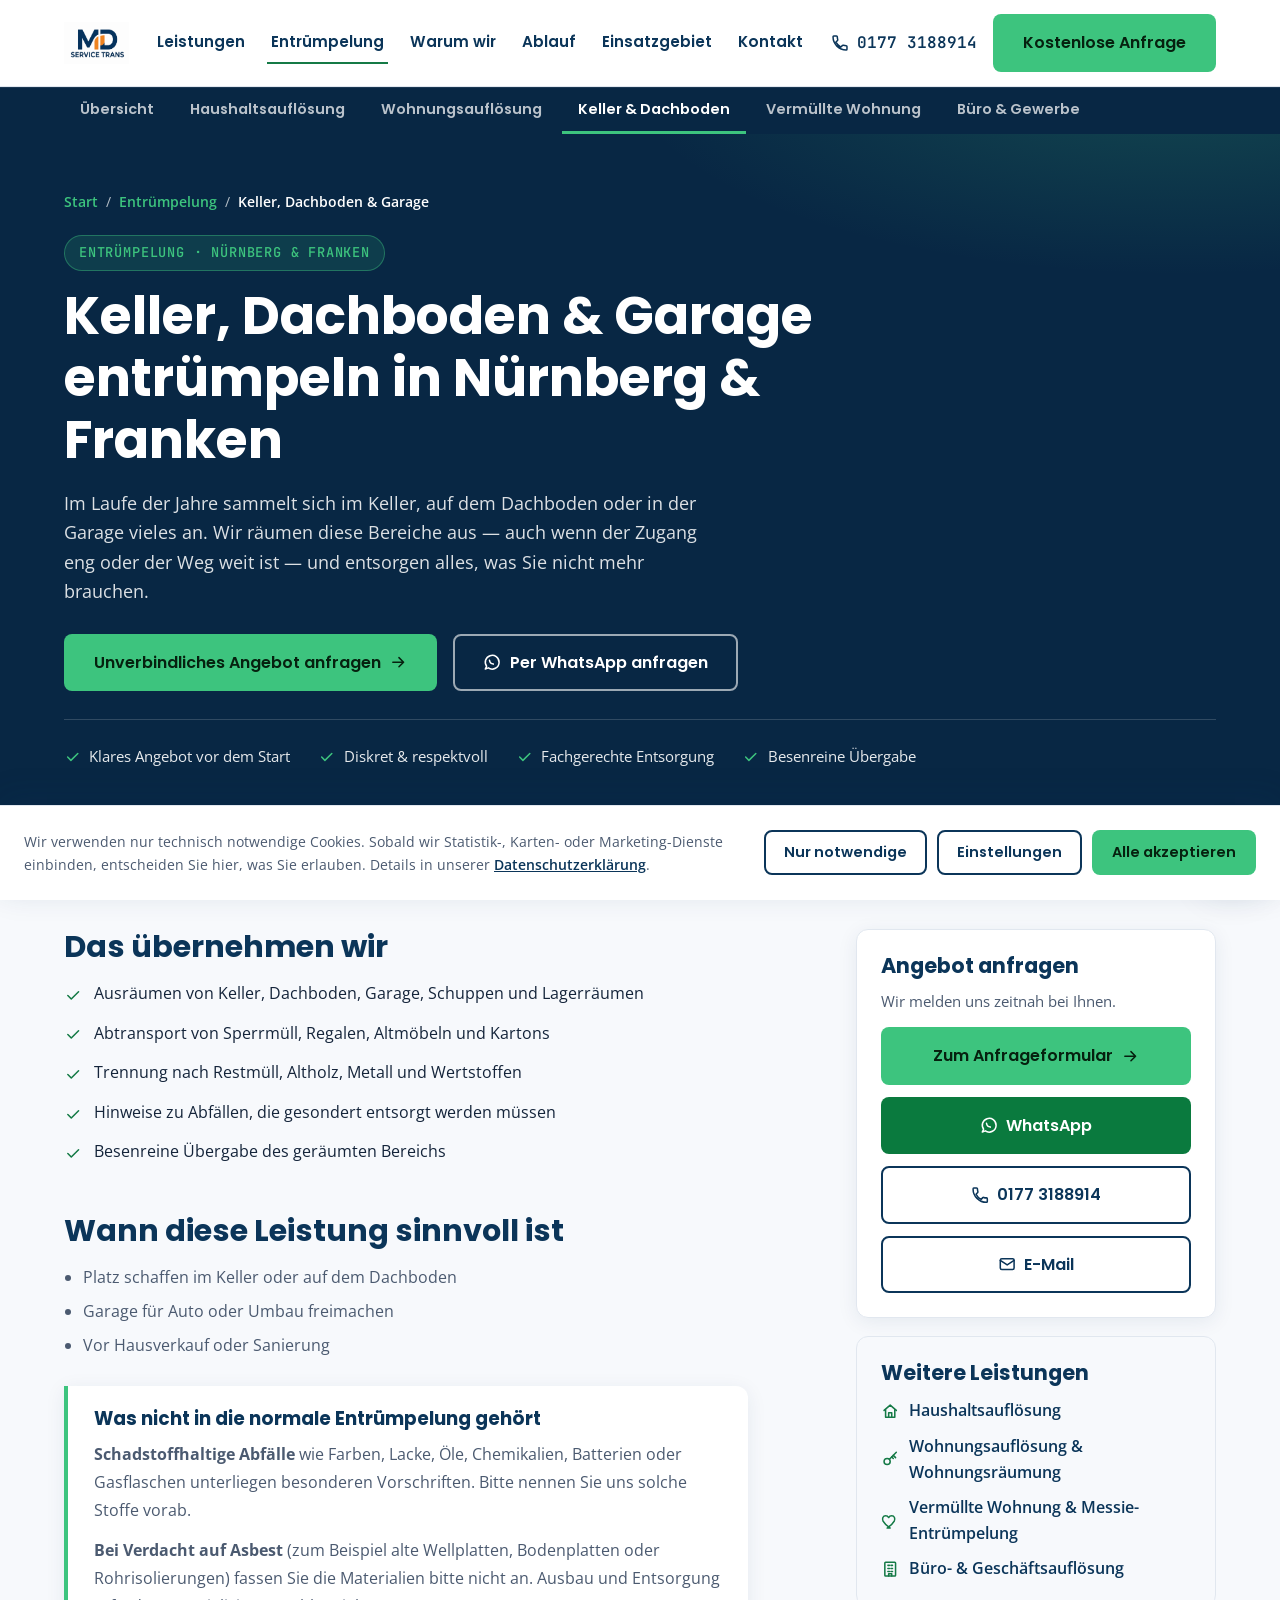
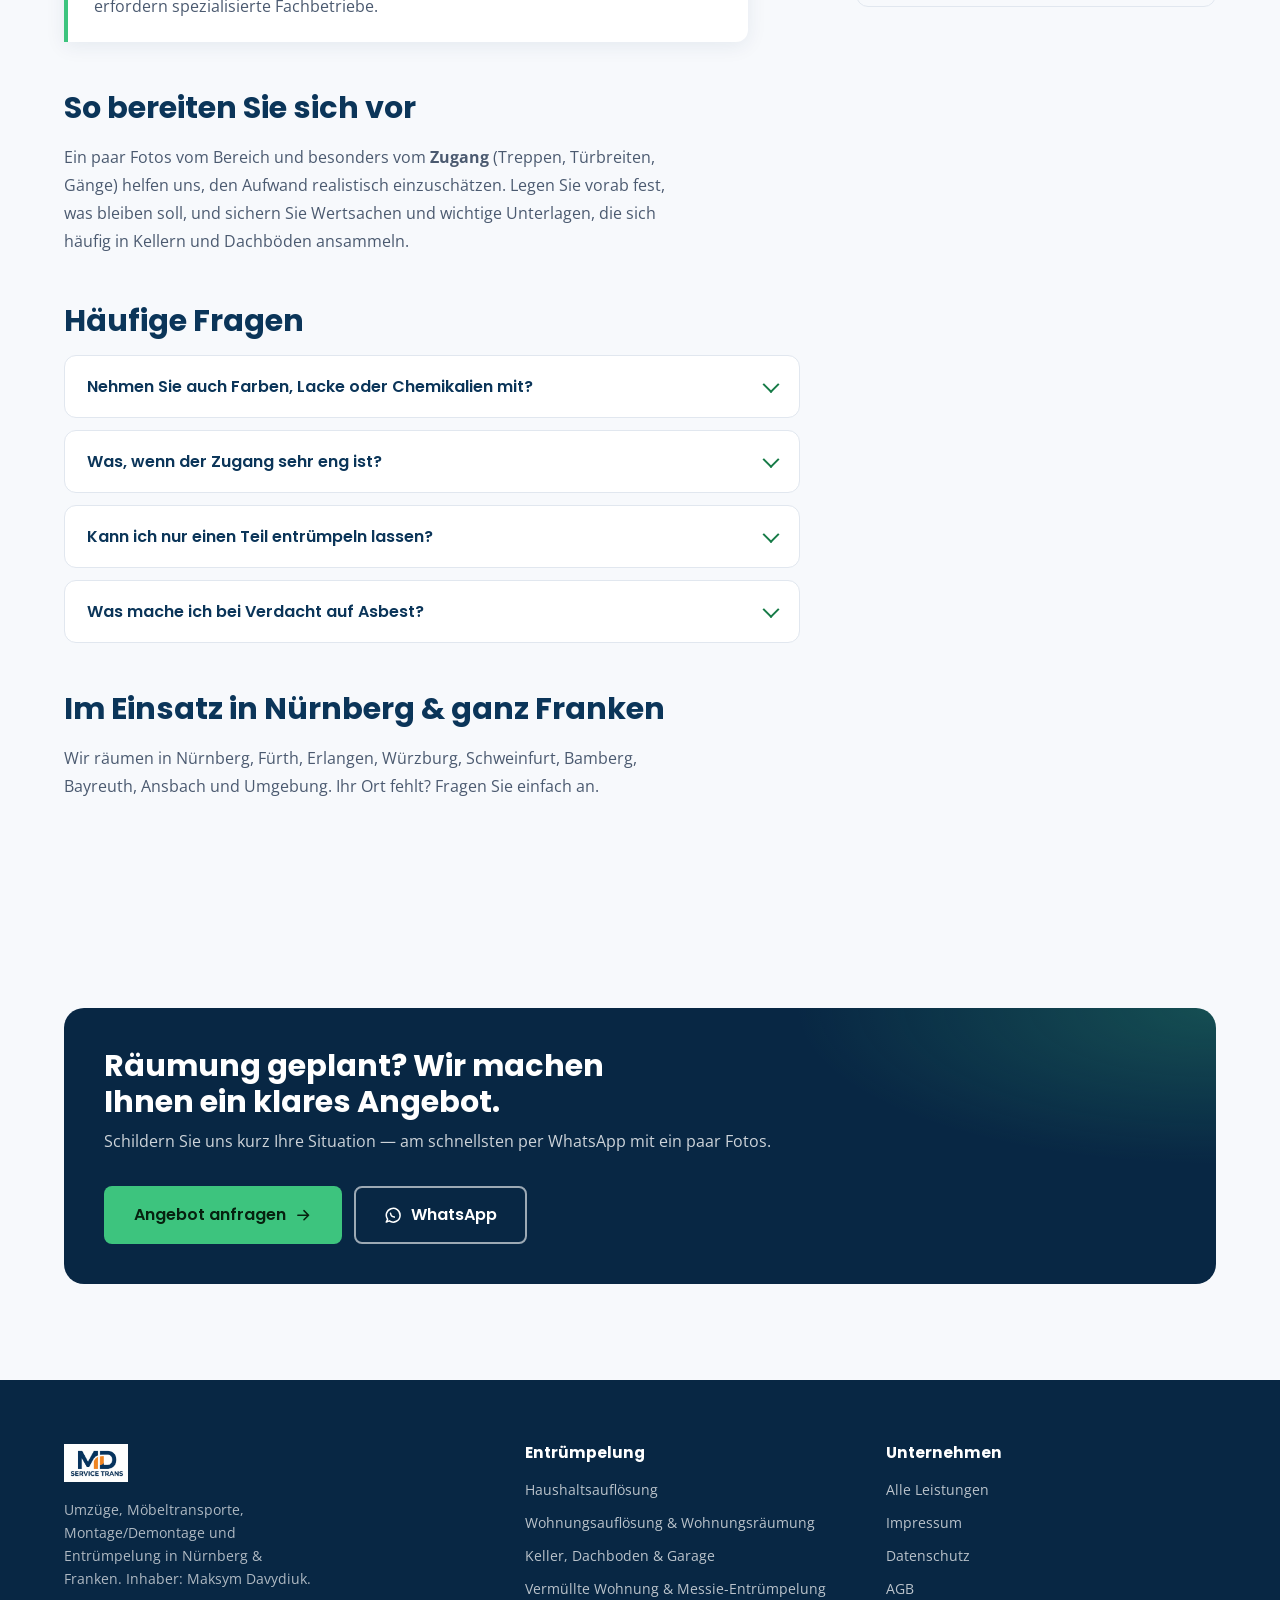
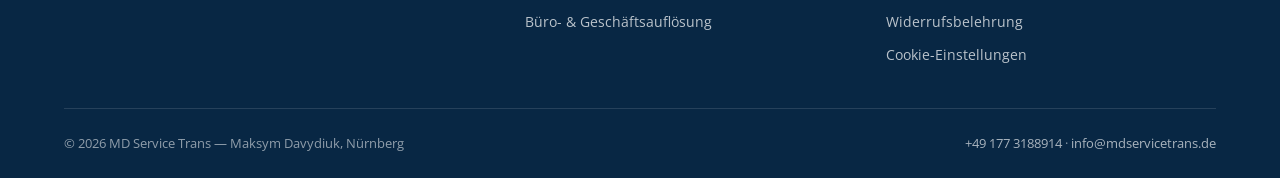
<file: entruempelung/keller-dachboden-garage.html>
<!DOCTYPE html>
<html lang="de">
<head>
<meta charset="UTF-8">
<meta name="viewport" content="width=device-width, initial-scale=1">
<title>Kellerentrümpelung Nürnberg &amp; Franken | MD Service Trans</title>
<meta name="description" content="Keller, Dachboden und Garage entrümpeln in Nürnberg &amp; Franken: Abholung, fachgerechte Entsorgung und unverbindliche Preiseinschätzung.">
<meta name="robots" content="index, follow">
<meta name="theme-color" content="#0B3559">
<link rel="canonical" href="https://www.mdservicetrans.de/entruempelung/keller-dachboden-garage.html">

<meta property="og:type" content="website">
<meta property="og:site_name" content="MD Service Trans">
<meta property="og:title" content="Kellerentrümpelung Nürnberg &amp; Franken | MD Service Trans">
<meta property="og:description" content="Keller, Dachboden und Garage entrümpeln in Nürnberg &amp; Franken: Abholung, fachgerechte Entsorgung und unverbindliche Preiseinschätzung.">
<meta property="og:url" content="https://www.mdservicetrans.de/entruempelung/keller-dachboden-garage.html">
<meta property="og:image" content="https://www.mdservicetrans.de/assets/brand/favicon-512.png">
<meta property="og:locale" content="de_DE">
<meta name="twitter:card" content="summary">

<link rel="icon" type="image/png" sizes="32x32" href="../assets/brand/favicon-32.png">
<link rel="apple-touch-icon" href="../assets/brand/favicon-180.png">

<link rel="stylesheet" href="../assets/fonts/fonts.css">
<link rel="stylesheet" href="../styles.css">
<link rel="stylesheet" href="entruempelung.css">
<script type="application/ld+json">
{
  "@context": "https://schema.org",
  "@graph": [
    {
      "@type": "LocalBusiness",
      "name": "MD Service Trans",
      "url": "https://www.mdservicetrans.de/",
      "telephone": "+491773188914",
      "email": "info@mdservicetrans.de",
      "address": {
        "@type": "PostalAddress",
        "streetAddress": "Jenaer Str. 13",
        "postalCode": "90491",
        "addressLocality": "Nürnberg",
        "addressCountry": "DE"
      }
    },
    {
      "@type": "Service",
      "name": "Keller, Dachboden & Garage entrümpeln in Nürnberg & Franken",
      "serviceType": "Keller, Dachboden & Garage",
      "provider": {
        "@type": "LocalBusiness",
        "name": "MD Service Trans",
        "url": "https://www.mdservicetrans.de/"
      },
      "areaServed": [
        "Nürnberg",
        "Fürth",
        "Erlangen",
        "Würzburg",
        "Schweinfurt",
        "Bamberg",
        "Bayreuth",
        "Ansbach"
      ],
      "description": "Im Laufe der Jahre sammelt sich im Keller, auf dem Dachboden oder in der Garage vieles an. Wir räumen diese Bereiche aus — auch wenn der Zugang eng oder der Weg weit ist — und entsorgen alles, was Sie nicht mehr brauchen.",
      "url": "https://www.mdservicetrans.de/entruempelung/keller-dachboden-garage.html"
    },
    {
      "@type": "BreadcrumbList",
      "itemListElement": [
        {
          "@type": "ListItem",
          "position": 1,
          "name": "Start",
          "item": "https://www.mdservicetrans.de/"
        },
        {
          "@type": "ListItem",
          "position": 2,
          "name": "Entrümpelung",
          "item": "https://www.mdservicetrans.de/entruempelung/"
        },
        {
          "@type": "ListItem",
          "position": 3,
          "name": "Keller, Dachboden & Garage",
          "item": "https://www.mdservicetrans.de/entruempelung/keller-dachboden-garage.html"
        }
      ]
    },
    {
      "@type": "FAQPage",
      "mainEntity": [
        {
          "@type": "Question",
          "name": "Nehmen Sie auch Farben, Lacke oder Chemikalien mit?",
          "acceptedAnswer": {
            "@type": "Answer",
            "text": "Schadstoffhaltige Abfälle unterliegen besonderen Vorschriften. Bitte nennen Sie uns solche Stoffe vorab in der Anfrage, damit wir die Entsorgung korrekt planen können."
          }
        },
        {
          "@type": "Question",
          "name": "Was, wenn der Zugang sehr eng ist?",
          "acceptedAnswer": {
            "@type": "Answer",
            "text": "Das ist bei Kellern und Dachböden häufig der Fall. Ein paar Fotos vom Zugang helfen uns, den Aufwand realistisch einzuschätzen."
          }
        },
        {
          "@type": "Question",
          "name": "Kann ich nur einen Teil entrümpeln lassen?",
          "acceptedAnswer": {
            "@type": "Answer",
            "text": "Ja. Sie legen fest, was bleibt und was entsorgt wird — wir räumen nur den vereinbarten Umfang."
          }
        },
        {
          "@type": "Question",
          "name": "Was mache ich bei Verdacht auf Asbest?",
          "acceptedAnswer": {
            "@type": "Answer",
            "text": "Berühren Sie das Material nicht und sprechen Sie uns vorab an. Asbesthaltige Materialien dürfen nur von Fachbetrieben ausgebaut und entsorgt werden."
          }
        }
      ]
    }
  ]
}
</script>
</head>
<body class="theme-green">
<svg xmlns="http://www.w3.org/2000/svg" width="0" height="0" style="position:absolute" aria-hidden="true" focusable="false">
  <symbol id="i-phone" viewBox="0 0 24 24"><path d="M6.6 10.8c1.4 2.8 3.8 5.2 6.6 6.6l2.2-2.2c.3-.3.7-.4 1.1-.3 1.2.4 2.5.6 3.8.6.6 0 1 .5 1 1.1v3.6c0 .6-.5 1.1-1.1 1.1C10.6 21.3 2.7 13.4 2.7 3.8 2.7 3.2 3.1 2.7 3.7 2.7h3.6c.6 0 1.1.4 1.1 1 0 1.3.2 2.6.6 3.8.1.4 0 .8-.3 1.1L6.6 10.8Z"/></symbol>
  <symbol id="i-chat" viewBox="0 0 24 24"><path d="M21 12a9 9 0 10-16.3 5.3L3 21l3.9-1.6A9 9 0 0021 12z"/><path d="M8.5 9.5c.3 2.6 2.4 4.7 5 5"/></symbol>
  <symbol id="i-mail" viewBox="0 0 24 24"><rect x="3" y="5" width="18" height="14" rx="2"/><path d="M3 7l9 6 9-6"/></symbol>
  <symbol id="i-check" viewBox="0 0 24 24"><path d="M5 12.5l4.5 4.5L19 7.5"/></symbol>
  <symbol id="i-shield" viewBox="0 0 24 24"><path d="M12 3l7 3v5c0 4.6-3 8.4-7 10-4-1.6-7-5.4-7-10V6l7-3Z"/><path d="M9 12l2 2 4-4.5"/></symbol>
  <symbol id="i-clock" viewBox="0 0 24 24"><circle cx="12" cy="12" r="9"/><path d="M12 7v5l3.5 2"/></symbol>
  <symbol id="i-home" viewBox="0 0 24 24"><path d="M4 11l8-7 8 7"/><path d="M6 10v10h12V10"/><path d="M10 20v-6h4v6"/></symbol>
  <symbol id="i-key" viewBox="0 0 24 24"><circle cx="8" cy="15" r="4"/><path d="M11 12l9-9"/><path d="M16 7l3 3"/><path d="M14 9l2 2"/></symbol>
  <symbol id="i-box" viewBox="0 0 24 24"><path d="M3 8l9-5 9 5v8l-9 5-9-5V8z"/><path d="M3 8l9 5 9-5"/><path d="M12 13v8"/></symbol>
  <symbol id="i-heart" viewBox="0 0 24 24"><path d="M12 21s-7-4.6-9.3-9C1 8.4 2.6 5 6 5c2 0 3.3 1 4 2.2C10.7 6 12 5 14 5c3.4 0 5 3.4 3.3 7-2.3 4.4-9.3 9-9.3 9Z"/></symbol>
  <symbol id="i-building" viewBox="0 0 24 24"><rect x="5" y="3" width="14" height="18" rx="1"/><path d="M9 7h2M13 7h2M9 11h2M13 11h2M9 15h2M13 15h2"/><path d="M10 21v-3h4v3"/></symbol>
  <symbol id="i-truck" viewBox="0 0 24 24"><path d="M3 7h11v9H3zM14 10h4l3 3v3h-7z"/><circle cx="7" cy="18" r="2"/><circle cx="17.5" cy="18" r="2"/></symbol>
  <symbol id="i-leaf" viewBox="0 0 24 24"><path d="M5 19c0-8 5-14 15-14 0 10-6 15-14 15"/><path d="M5 19l8-8"/></symbol>
  <symbol id="i-camera" viewBox="0 0 24 24"><rect x="3" y="7" width="18" height="13" rx="2"/><path d="M8 7l1.5-3h5L16 7"/><circle cx="12" cy="13.5" r="3.5"/></symbol>
  <symbol id="i-tag" viewBox="0 0 24 24"><path d="M20 12l-8 8-9-9V3h8l9 9z"/><circle cx="7.5" cy="7.5" r="1.3"/></symbol>
  <symbol id="i-eye" viewBox="0 0 24 24"><path d="M2 12s4-7 10-7 10 7 10 7-4 7-10 7S2 12 2 12z"/><circle cx="12" cy="12" r="3"/></symbol>
  <symbol id="i-file" viewBox="0 0 24 24"><path d="M7 3h8l4 4v14H7z"/><path d="M15 3v4h4"/><path d="M10 12h6M10 16h6"/></symbol>
  <symbol id="i-sparkle" viewBox="0 0 24 24"><path d="M12 3l1.8 5.2L19 10l-5.2 1.8L12 17l-1.8-5.2L5 10l5.2-1.8L12 3z"/></symbol>
  <symbol id="i-arrow" viewBox="0 0 24 24"><path d="M5 12h14M13 6l6 6-6 6"/></symbol>
  <symbol id="i-pin" viewBox="0 0 24 24"><path d="M12 21s-7-5.2-7-11a7 7 0 1114 0c0 5.8-7 11-7 11z"/><circle cx="12" cy="10" r="2.5"/></symbol>
  <symbol id="i-menu" viewBox="0 0 24 24"><path d="M4 7h16M4 12h16M4 17h16"/></symbol>
  <symbol id="i-close" viewBox="0 0 24 24"><path d="M6 6l12 12M18 6L6 18"/></symbol>
  <symbol id="i-star" viewBox="0 0 24 24"><path d="M12 2l2.9 6.9L22 9.6l-5.5 5 1.6 7.4L12 18.6l-6.1 3.4 1.6-7.4-5.5-5 7.1-.7L12 2z"/></symbol>
</svg>

<a class="skip-link" href="#main">Zum Inhalt springen</a>
<header class="site-header">
  <div class="container header-inner">
    <a href="../index.html" class="brand" aria-label="MD Service Trans — Startseite">
      <img src="../assets/brand/logo.png" alt="MD Service Trans Logo">
    </a>
    <nav class="main-nav" id="main-nav" aria-label="Hauptnavigation">
      <a href="../index.html#leistungen">Leistungen</a>
      <a href="./" class="nav-current">Entrümpelung</a>
      <a href="../index.html#warum-wir">Warum wir</a>
      <a href="../index.html#ablauf">Ablauf</a>
      <a href="../index.html#einsatzgebiet">Einsatzgebiet</a>
      <a href="../index.html#kontakt">Kontakt</a>
    </nav>
    <div class="header-cta">
      <a class="phone-link" href="tel:+491773188914" aria-label="Anrufen: 0177 3188914"><svg class="icon" aria-hidden="true"><use href="#i-phone"/></svg><span>0177 3188914</span></a>
      <a class="btn btn-primary" href="../index.html?leistung=Entruempelung#kontakt">Kostenlose Anfrage</a>
      <button class="nav-toggle" id="nav-toggle" type="button" aria-expanded="false" aria-controls="main-nav" aria-label="Menü öffnen"><svg class="icon" aria-hidden="true"><use href="#i-menu"/></svg></button>
    </div>
  </div>
</header>
<nav class="subnav" aria-label="Entrümpelung: Leistungen"><div class="container subnav-inner"><a href="./">Übersicht</a><a href="haushaltsaufloesung.html">Haushaltsauflösung</a><a href="wohnungsaufloesung.html">Wohnungsauflösung</a><a href="keller-dachboden-garage.html" aria-current="page">Keller & Dachboden</a><a href="vermuellte-wohnung.html">Vermüllte Wohnung</a><a href="geschaeftsaufloesung.html">Büro & Gewerbe</a></div></nav>

<main id="main">
<section class="page-hero">
  <div class="container">
    <nav class="breadcrumb" aria-label="Brotkrumen"><a href="../index.html">Start</a><span aria-hidden="true">/</span><a href="./">Entrümpelung</a><span aria-hidden="true">/</span><span aria-current="page">Keller, Dachboden &amp; Garage</span></nav>
    <span class="eyebrow">Entrümpelung · Nürnberg &amp; Franken</span>
    <h1>Keller, Dachboden &amp; Garage entrümpeln in Nürnberg &amp; Franken</h1>
    <p class="lead">Im Laufe der Jahre sammelt sich im Keller, auf dem Dachboden oder in der Garage vieles an. Wir räumen diese Bereiche aus — auch wenn der Zugang eng oder der Weg weit ist — und entsorgen alles, was Sie nicht mehr brauchen.</p>
    <div class="hero-actions">
      <a class="btn btn-primary" href="../index.html?leistung=Entruempelung#kontakt">Unverbindliches Angebot anfragen <svg class="icon" aria-hidden="true"><use href="#i-arrow"/></svg></a>
      <a class="btn btn-secondary" href="https://wa.me/491773188914" target="_blank" rel="noopener"><svg class="icon" aria-hidden="true"><use href="#i-chat"/></svg> Per WhatsApp anfragen</a>
    </div>
    <ul class="hero-points">
      <li><svg class="icon" aria-hidden="true"><use href="#i-check"/></svg>Klares Angebot vor dem Start</li>
      <li><svg class="icon" aria-hidden="true"><use href="#i-check"/></svg>Diskret &amp; respektvoll</li>
      <li><svg class="icon" aria-hidden="true"><use href="#i-check"/></svg>Fachgerechte Entsorgung</li>
      <li><svg class="icon" aria-hidden="true"><use href="#i-check"/></svg>Besenreine Übergabe</li>
    </ul>
  </div>
</section>

<section class="section">
  <div class="container detail-grid">
    <article class="prose">
      <h2>Das übernehmen wir</h2>
      <ul class="check-list"><li><svg class="icon" aria-hidden="true"><use href="#i-check"/></svg><span>Ausräumen von Keller, Dachboden, Garage, Schuppen und Lagerräumen</span></li><li><svg class="icon" aria-hidden="true"><use href="#i-check"/></svg><span>Abtransport von Sperrmüll, Regalen, Altmöbeln und Kartons</span></li><li><svg class="icon" aria-hidden="true"><use href="#i-check"/></svg><span>Trennung nach Restmüll, Altholz, Metall und Wertstoffen</span></li><li><svg class="icon" aria-hidden="true"><use href="#i-check"/></svg><span>Hinweise zu Abfällen, die gesondert entsorgt werden müssen</span></li><li><svg class="icon" aria-hidden="true"><use href="#i-check"/></svg><span>Besenreine Übergabe des geräumten Bereichs</span></li></ul>

      <h2>Wann diese Leistung sinnvoll ist</h2>
      <ul class="bullets"><li>Platz schaffen im Keller oder auf dem Dachboden</li><li>Garage für Auto oder Umbau freimachen</li><li>Vor Hausverkauf oder Sanierung</li></ul>

      <aside class="callout" role="note"><h3>Was nicht in die normale Entrümpelung gehört</h3><p><strong>Schadstoffhaltige Abfälle</strong> wie Farben, Lacke, Öle, Chemikalien, Batterien oder Gasflaschen unterliegen besonderen Vorschriften. Bitte nennen Sie uns solche Stoffe vorab.</p><p><strong>Bei Verdacht auf Asbest</strong> (zum Beispiel alte Wellplatten, Bodenplatten oder Rohrisolierungen) fassen Sie die Materialien bitte nicht an. Ausbau und Entsorgung erfordern spezialisierte Fachbetriebe.</p></aside>
<h2>So bereiten Sie sich vor</h2>
<p>Ein paar Fotos vom Bereich und besonders vom <strong>Zugang</strong> (Treppen, Türbreiten, Gänge) helfen uns, den Aufwand realistisch einzuschätzen. Legen Sie vorab fest, was bleiben soll, und sichern Sie Wertsachen und wichtige Unterlagen, die sich häufig in Kellern und Dachböden ansammeln.</p>

      <h2>Häufige Fragen</h2>
      <div class="faq"><details><summary>Nehmen Sie auch Farben, Lacke oder Chemikalien mit?</summary><p>Schadstoffhaltige Abfälle unterliegen besonderen Vorschriften. Bitte nennen Sie uns solche Stoffe vorab in der Anfrage, damit wir die Entsorgung korrekt planen können.</p></details><details><summary>Was, wenn der Zugang sehr eng ist?</summary><p>Das ist bei Kellern und Dachböden häufig der Fall. Ein paar Fotos vom Zugang helfen uns, den Aufwand realistisch einzuschätzen.</p></details><details><summary>Kann ich nur einen Teil entrümpeln lassen?</summary><p>Ja. Sie legen fest, was bleibt und was entsorgt wird — wir räumen nur den vereinbarten Umfang.</p></details><details><summary>Was mache ich bei Verdacht auf Asbest?</summary><p>Berühren Sie das Material nicht und sprechen Sie uns vorab an. Asbesthaltige Materialien dürfen nur von Fachbetrieben ausgebaut und entsorgt werden.</p></details></div>

      <h2>Im Einsatz in Nürnberg &amp; ganz Franken</h2>
      <p>Wir räumen in Nürnberg, Fürth, Erlangen, Würzburg, Schweinfurt, Bamberg, Bayreuth, Ansbach und Umgebung. Ihr Ort fehlt? Fragen Sie einfach an.</p>
    </article>

    <aside class="detail-aside" aria-label="Kontakt">
      <div class="aside-card">
        <h2>Angebot anfragen</h2>
        <p>Wir melden uns zeitnah bei Ihnen.</p>
        <a class="btn btn-primary btn-block" href="../index.html?leistung=Entruempelung#kontakt">Zum Anfrageformular <svg class="icon" aria-hidden="true"><use href="#i-arrow"/></svg></a>
        <a class="btn btn-whatsapp btn-block" href="https://wa.me/491773188914" target="_blank" rel="noopener"><svg class="icon" aria-hidden="true"><use href="#i-chat"/></svg> WhatsApp</a>
        <a class="btn btn-outline-navy btn-block" href="tel:+491773188914"><svg class="icon" aria-hidden="true"><use href="#i-phone"/></svg> 0177 3188914</a>
        <a class="btn btn-outline-navy btn-block" href="mailto:info@mdservicetrans.de"><svg class="icon" aria-hidden="true"><use href="#i-mail"/></svg> E-Mail</a>
      </div>
      <div class="aside-card aside-card-soft">
        <h3>Weitere Leistungen</h3>
        <ul class="aside-links"><li><a href="haushaltsaufloesung.html"><svg class="icon" aria-hidden="true"><use href="#i-home"/></svg>Haushaltsauflösung</a></li><li><a href="wohnungsaufloesung.html"><svg class="icon" aria-hidden="true"><use href="#i-key"/></svg>Wohnungsauflösung &amp; Wohnungsräumung</a></li><li><a href="vermuellte-wohnung.html"><svg class="icon" aria-hidden="true"><use href="#i-heart"/></svg>Vermüllte Wohnung &amp; Messie-Entrümpelung</a></li><li><a href="geschaeftsaufloesung.html"><svg class="icon" aria-hidden="true"><use href="#i-building"/></svg>Büro- &amp; Geschäftsauflösung</a></li></ul>
      </div>
    </aside>
  </div>
</section>

<section class="section">
  <div class="container">
    <div class="cta-band">
      <div>
        <h2>Räumung geplant? Wir machen Ihnen ein klares Angebot.</h2>
        <p>Schildern Sie uns kurz Ihre Situation — am schnellsten per WhatsApp mit ein paar Fotos.</p>
      </div>
      <div class="cta-band-actions">
        <a class="btn btn-primary" href="../index.html?leistung=Entruempelung#kontakt">Angebot anfragen <svg class="icon" aria-hidden="true"><use href="#i-arrow"/></svg></a>
        <a class="btn btn-secondary" href="https://wa.me/491773188914" target="_blank" rel="noopener"><svg class="icon" aria-hidden="true"><use href="#i-chat"/></svg> WhatsApp</a>
      </div>
    </div>
  </div>
</section>
</main>

<a class="whatsapp-fab" href="https://wa.me/491773188914" target="_blank" rel="noopener" aria-label="Per WhatsApp kontaktieren"><svg class="icon" aria-hidden="true"><use href="#i-chat"/></svg></a>

<footer class="site-footer">
  <div class="container">
    <div class="footer-grid">
      <div class="footer-brand">
        <img src="../assets/brand/logo.png" alt="MD Service Trans Logo">
        <p>Umzüge, Möbeltransporte, Montage/Demontage und Entrümpelung in Nürnberg &amp; Franken. Inhaber: Maksym Davydiuk.</p>
      </div>
      <div class="footer-col">
        <h4>Entrümpelung</h4>
        <a href="haushaltsaufloesung.html">Haushaltsauflösung</a><a href="wohnungsaufloesung.html">Wohnungsauflösung &amp; Wohnungsräumung</a><a href="keller-dachboden-garage.html">Keller, Dachboden &amp; Garage</a><a href="vermuellte-wohnung.html">Vermüllte Wohnung &amp; Messie-Entrümpelung</a><a href="geschaeftsaufloesung.html">Büro- &amp; Geschäftsauflösung</a>
      </div>
      <div class="footer-col">
        <h4>Unternehmen</h4>
        <a href="../index.html#leistungen">Alle Leistungen</a>
        <a href="../impressum.html">Impressum</a>
        <a href="../datenschutz.html">Datenschutz</a>
        <a href="../agb.html">AGB</a>
        <a href="../widerruf.html">Widerrufsbelehrung</a>
        <a href="#" data-cookie-settings>Cookie-Einstellungen</a>
      </div>
    </div>
    <div class="footer-bottom">
      <span>&copy; 2026 MD Service Trans — Maksym Davydiuk, Nürnberg</span>
      <span><a href="tel:+491773188914">+49 177 3188914</a> · <a href="mailto:info@mdservicetrans.de">info@mdservicetrans.de</a></span>
    </div>
  </div>
</footer>
<script src="entruempelung.js" defer></script>
<script src="../cookie-consent.js" defer></script>
</body>
</html>
</file>
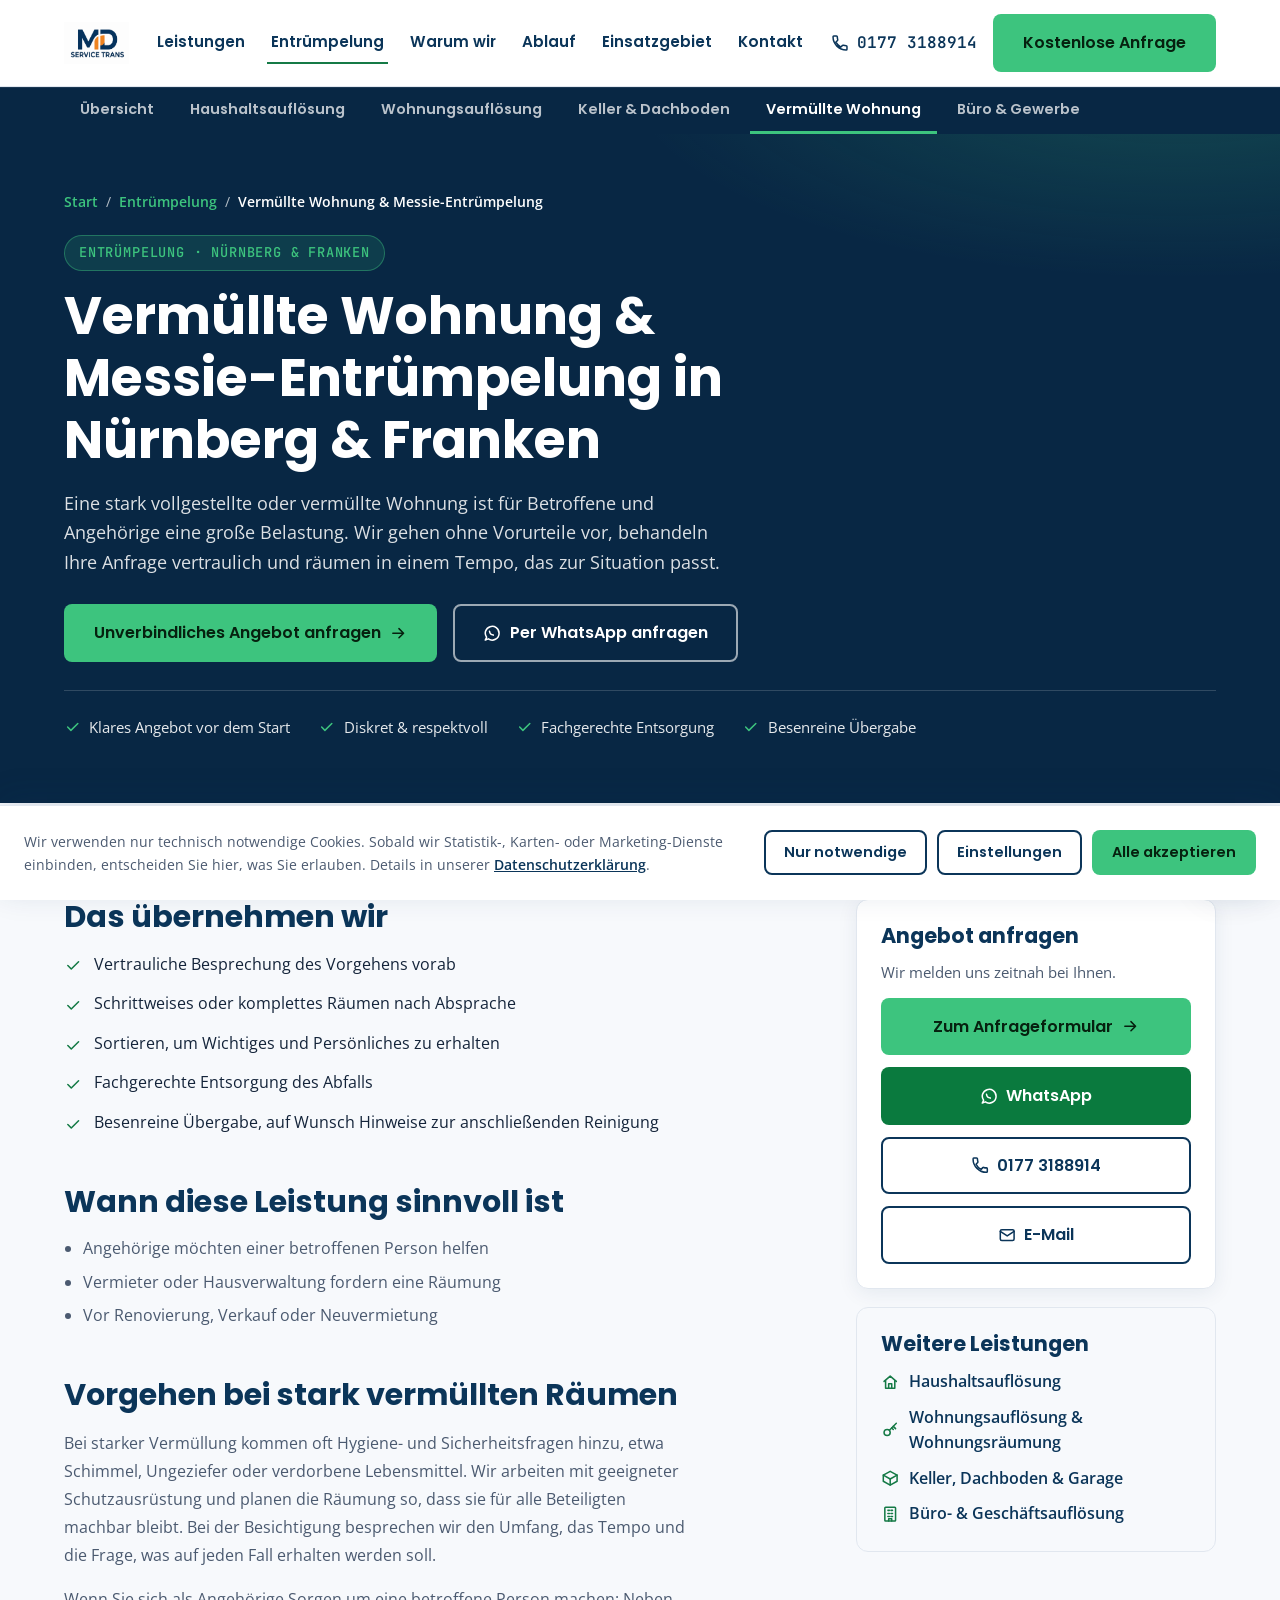
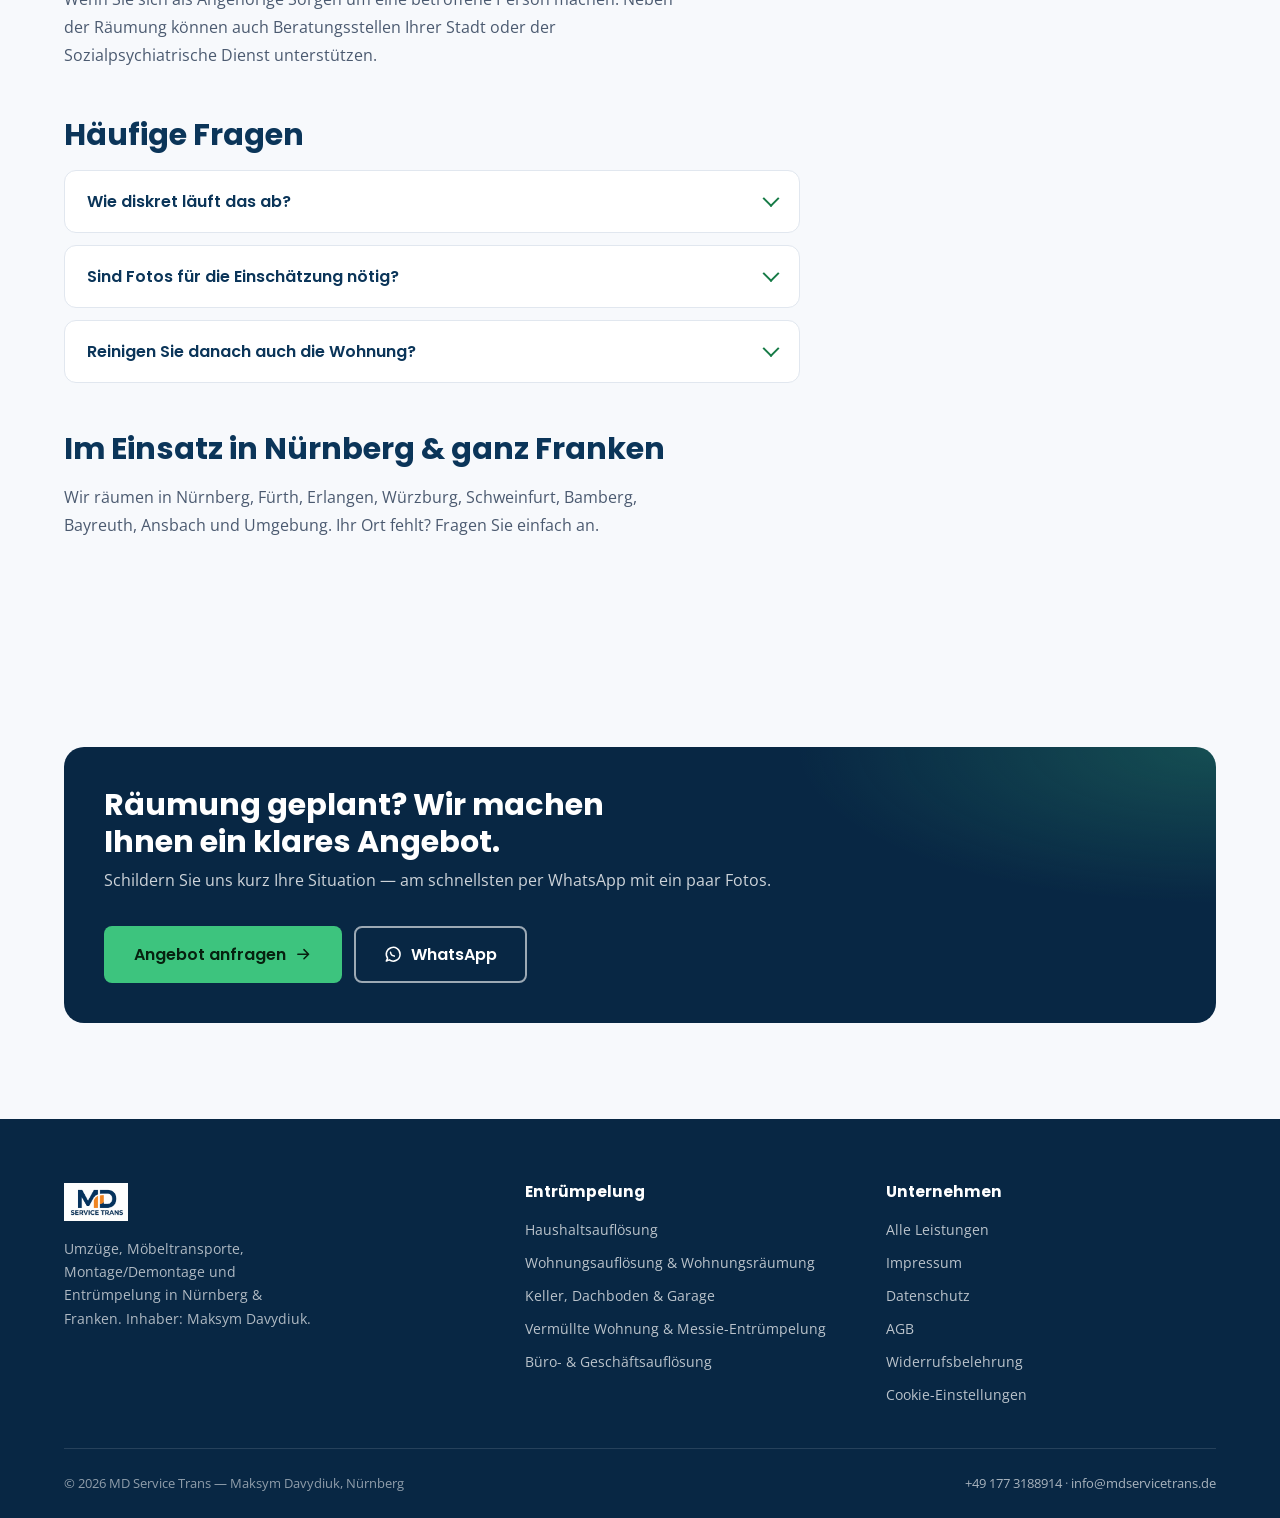
<file: entruempelung/vermuellte-wohnung.html>
<!DOCTYPE html>
<html lang="de">
<head>
<meta charset="UTF-8">
<meta name="viewport" content="width=device-width, initial-scale=1">
<title>Messie-Wohnung räumen Nürnberg &amp; Franken | MD Service Trans</title>
<meta name="description" content="Vermüllte Wohnung oder Messie-Wohnung räumen in Nürnberg &amp; Franken: diskret, ohne Vorurteile und mit sauberer Abwicklung. Vertraulich anfragen.">
<meta name="robots" content="index, follow">
<meta name="theme-color" content="#0B3559">
<link rel="canonical" href="https://www.mdservicetrans.de/entruempelung/vermuellte-wohnung.html">

<meta property="og:type" content="website">
<meta property="og:site_name" content="MD Service Trans">
<meta property="og:title" content="Messie-Wohnung räumen Nürnberg &amp; Franken | MD Service Trans">
<meta property="og:description" content="Vermüllte Wohnung oder Messie-Wohnung räumen in Nürnberg &amp; Franken: diskret, ohne Vorurteile und mit sauberer Abwicklung. Vertraulich anfragen.">
<meta property="og:url" content="https://www.mdservicetrans.de/entruempelung/vermuellte-wohnung.html">
<meta property="og:image" content="https://www.mdservicetrans.de/assets/brand/favicon-512.png">
<meta property="og:locale" content="de_DE">
<meta name="twitter:card" content="summary">

<link rel="icon" type="image/png" sizes="32x32" href="../assets/brand/favicon-32.png">
<link rel="apple-touch-icon" href="../assets/brand/favicon-180.png">

<link rel="stylesheet" href="../assets/fonts/fonts.css">
<link rel="stylesheet" href="../styles.css">
<link rel="stylesheet" href="entruempelung.css">
<script type="application/ld+json">
{
  "@context": "https://schema.org",
  "@graph": [
    {
      "@type": "LocalBusiness",
      "name": "MD Service Trans",
      "url": "https://www.mdservicetrans.de/",
      "telephone": "+491773188914",
      "email": "info@mdservicetrans.de",
      "address": {
        "@type": "PostalAddress",
        "streetAddress": "Jenaer Str. 13",
        "postalCode": "90491",
        "addressLocality": "Nürnberg",
        "addressCountry": "DE"
      }
    },
    {
      "@type": "Service",
      "name": "Vermüllte Wohnung & Messie-Entrümpelung in Nürnberg & Franken",
      "serviceType": "Vermüllte Wohnung & Messie-Entrümpelung",
      "provider": {
        "@type": "LocalBusiness",
        "name": "MD Service Trans",
        "url": "https://www.mdservicetrans.de/"
      },
      "areaServed": [
        "Nürnberg",
        "Fürth",
        "Erlangen",
        "Würzburg",
        "Schweinfurt",
        "Bamberg",
        "Bayreuth",
        "Ansbach"
      ],
      "description": "Eine stark vollgestellte oder vermüllte Wohnung ist für Betroffene und Angehörige eine große Belastung. Wir gehen ohne Vorurteile vor, behandeln Ihre Anfrage vertraulich und räumen in einem Tempo, das zur Situation passt.",
      "url": "https://www.mdservicetrans.de/entruempelung/vermuellte-wohnung.html"
    },
    {
      "@type": "BreadcrumbList",
      "itemListElement": [
        {
          "@type": "ListItem",
          "position": 1,
          "name": "Start",
          "item": "https://www.mdservicetrans.de/"
        },
        {
          "@type": "ListItem",
          "position": 2,
          "name": "Entrümpelung",
          "item": "https://www.mdservicetrans.de/entruempelung/"
        },
        {
          "@type": "ListItem",
          "position": 3,
          "name": "Vermüllte Wohnung & Messie-Entrümpelung",
          "item": "https://www.mdservicetrans.de/entruempelung/vermuellte-wohnung.html"
        }
      ]
    },
    {
      "@type": "FAQPage",
      "mainEntity": [
        {
          "@type": "Question",
          "name": "Wie diskret läuft das ab?",
          "acceptedAnswer": {
            "@type": "Answer",
            "text": "Ihre Anfrage und die Situation vor Ort behandeln wir vertraulich. Wir sprechen nicht mit Dritten darüber und gehen respektvoll mit den Räumen und den Betroffenen um."
          }
        },
        {
          "@type": "Question",
          "name": "Sind Fotos für die Einschätzung nötig?",
          "acceptedAnswer": {
            "@type": "Answer",
            "text": "Sie helfen, ersetzen aber keinen Termin. Bei stark vermüllten Räumen empfehlen wir eine Besichtigung, um Umfang und Vorgehen sicher zu klären."
          }
        },
        {
          "@type": "Question",
          "name": "Reinigen Sie danach auch die Wohnung?",
          "acceptedAnswer": {
            "@type": "Answer",
            "text": "Wir übergeben besenrein. Eine gründliche Reinigung oder Desinfektion ist ein eigener Leistungsumfang — sprechen Sie uns an, wenn Sie dafür Unterstützung benötigen."
          }
        }
      ]
    }
  ]
}
</script>
</head>
<body class="theme-green">
<svg xmlns="http://www.w3.org/2000/svg" width="0" height="0" style="position:absolute" aria-hidden="true" focusable="false">
  <symbol id="i-phone" viewBox="0 0 24 24"><path d="M6.6 10.8c1.4 2.8 3.8 5.2 6.6 6.6l2.2-2.2c.3-.3.7-.4 1.1-.3 1.2.4 2.5.6 3.8.6.6 0 1 .5 1 1.1v3.6c0 .6-.5 1.1-1.1 1.1C10.6 21.3 2.7 13.4 2.7 3.8 2.7 3.2 3.1 2.7 3.7 2.7h3.6c.6 0 1.1.4 1.1 1 0 1.3.2 2.6.6 3.8.1.4 0 .8-.3 1.1L6.6 10.8Z"/></symbol>
  <symbol id="i-chat" viewBox="0 0 24 24"><path d="M21 12a9 9 0 10-16.3 5.3L3 21l3.9-1.6A9 9 0 0021 12z"/><path d="M8.5 9.5c.3 2.6 2.4 4.7 5 5"/></symbol>
  <symbol id="i-mail" viewBox="0 0 24 24"><rect x="3" y="5" width="18" height="14" rx="2"/><path d="M3 7l9 6 9-6"/></symbol>
  <symbol id="i-check" viewBox="0 0 24 24"><path d="M5 12.5l4.5 4.5L19 7.5"/></symbol>
  <symbol id="i-shield" viewBox="0 0 24 24"><path d="M12 3l7 3v5c0 4.6-3 8.4-7 10-4-1.6-7-5.4-7-10V6l7-3Z"/><path d="M9 12l2 2 4-4.5"/></symbol>
  <symbol id="i-clock" viewBox="0 0 24 24"><circle cx="12" cy="12" r="9"/><path d="M12 7v5l3.5 2"/></symbol>
  <symbol id="i-home" viewBox="0 0 24 24"><path d="M4 11l8-7 8 7"/><path d="M6 10v10h12V10"/><path d="M10 20v-6h4v6"/></symbol>
  <symbol id="i-key" viewBox="0 0 24 24"><circle cx="8" cy="15" r="4"/><path d="M11 12l9-9"/><path d="M16 7l3 3"/><path d="M14 9l2 2"/></symbol>
  <symbol id="i-box" viewBox="0 0 24 24"><path d="M3 8l9-5 9 5v8l-9 5-9-5V8z"/><path d="M3 8l9 5 9-5"/><path d="M12 13v8"/></symbol>
  <symbol id="i-heart" viewBox="0 0 24 24"><path d="M12 21s-7-4.6-9.3-9C1 8.4 2.6 5 6 5c2 0 3.3 1 4 2.2C10.7 6 12 5 14 5c3.4 0 5 3.4 3.3 7-2.3 4.4-9.3 9-9.3 9Z"/></symbol>
  <symbol id="i-building" viewBox="0 0 24 24"><rect x="5" y="3" width="14" height="18" rx="1"/><path d="M9 7h2M13 7h2M9 11h2M13 11h2M9 15h2M13 15h2"/><path d="M10 21v-3h4v3"/></symbol>
  <symbol id="i-truck" viewBox="0 0 24 24"><path d="M3 7h11v9H3zM14 10h4l3 3v3h-7z"/><circle cx="7" cy="18" r="2"/><circle cx="17.5" cy="18" r="2"/></symbol>
  <symbol id="i-leaf" viewBox="0 0 24 24"><path d="M5 19c0-8 5-14 15-14 0 10-6 15-14 15"/><path d="M5 19l8-8"/></symbol>
  <symbol id="i-camera" viewBox="0 0 24 24"><rect x="3" y="7" width="18" height="13" rx="2"/><path d="M8 7l1.5-3h5L16 7"/><circle cx="12" cy="13.5" r="3.5"/></symbol>
  <symbol id="i-tag" viewBox="0 0 24 24"><path d="M20 12l-8 8-9-9V3h8l9 9z"/><circle cx="7.5" cy="7.5" r="1.3"/></symbol>
  <symbol id="i-eye" viewBox="0 0 24 24"><path d="M2 12s4-7 10-7 10 7 10 7-4 7-10 7S2 12 2 12z"/><circle cx="12" cy="12" r="3"/></symbol>
  <symbol id="i-file" viewBox="0 0 24 24"><path d="M7 3h8l4 4v14H7z"/><path d="M15 3v4h4"/><path d="M10 12h6M10 16h6"/></symbol>
  <symbol id="i-sparkle" viewBox="0 0 24 24"><path d="M12 3l1.8 5.2L19 10l-5.2 1.8L12 17l-1.8-5.2L5 10l5.2-1.8L12 3z"/></symbol>
  <symbol id="i-arrow" viewBox="0 0 24 24"><path d="M5 12h14M13 6l6 6-6 6"/></symbol>
  <symbol id="i-pin" viewBox="0 0 24 24"><path d="M12 21s-7-5.2-7-11a7 7 0 1114 0c0 5.8-7 11-7 11z"/><circle cx="12" cy="10" r="2.5"/></symbol>
  <symbol id="i-menu" viewBox="0 0 24 24"><path d="M4 7h16M4 12h16M4 17h16"/></symbol>
  <symbol id="i-close" viewBox="0 0 24 24"><path d="M6 6l12 12M18 6L6 18"/></symbol>
  <symbol id="i-star" viewBox="0 0 24 24"><path d="M12 2l2.9 6.9L22 9.6l-5.5 5 1.6 7.4L12 18.6l-6.1 3.4 1.6-7.4-5.5-5 7.1-.7L12 2z"/></symbol>
</svg>

<a class="skip-link" href="#main">Zum Inhalt springen</a>
<header class="site-header">
  <div class="container header-inner">
    <a href="../index.html" class="brand" aria-label="MD Service Trans — Startseite">
      <img src="../assets/brand/logo.png" alt="MD Service Trans Logo">
    </a>
    <nav class="main-nav" id="main-nav" aria-label="Hauptnavigation">
      <a href="../index.html#leistungen">Leistungen</a>
      <a href="./" class="nav-current">Entrümpelung</a>
      <a href="../index.html#warum-wir">Warum wir</a>
      <a href="../index.html#ablauf">Ablauf</a>
      <a href="../index.html#einsatzgebiet">Einsatzgebiet</a>
      <a href="../index.html#kontakt">Kontakt</a>
    </nav>
    <div class="header-cta">
      <a class="phone-link" href="tel:+491773188914" aria-label="Anrufen: 0177 3188914"><svg class="icon" aria-hidden="true"><use href="#i-phone"/></svg><span>0177 3188914</span></a>
      <a class="btn btn-primary" href="../index.html?leistung=Entruempelung#kontakt">Kostenlose Anfrage</a>
      <button class="nav-toggle" id="nav-toggle" type="button" aria-expanded="false" aria-controls="main-nav" aria-label="Menü öffnen"><svg class="icon" aria-hidden="true"><use href="#i-menu"/></svg></button>
    </div>
  </div>
</header>
<nav class="subnav" aria-label="Entrümpelung: Leistungen"><div class="container subnav-inner"><a href="./">Übersicht</a><a href="haushaltsaufloesung.html">Haushaltsauflösung</a><a href="wohnungsaufloesung.html">Wohnungsauflösung</a><a href="keller-dachboden-garage.html">Keller & Dachboden</a><a href="vermuellte-wohnung.html" aria-current="page">Vermüllte Wohnung</a><a href="geschaeftsaufloesung.html">Büro & Gewerbe</a></div></nav>

<main id="main">
<section class="page-hero">
  <div class="container">
    <nav class="breadcrumb" aria-label="Brotkrumen"><a href="../index.html">Start</a><span aria-hidden="true">/</span><a href="./">Entrümpelung</a><span aria-hidden="true">/</span><span aria-current="page">Vermüllte Wohnung &amp; Messie-Entrümpelung</span></nav>
    <span class="eyebrow">Entrümpelung · Nürnberg &amp; Franken</span>
    <h1>Vermüllte Wohnung &amp; Messie-Entrümpelung in Nürnberg &amp; Franken</h1>
    <p class="lead">Eine stark vollgestellte oder vermüllte Wohnung ist für Betroffene und Angehörige eine große Belastung. Wir gehen ohne Vorurteile vor, behandeln Ihre Anfrage vertraulich und räumen in einem Tempo, das zur Situation passt.</p>
    <div class="hero-actions">
      <a class="btn btn-primary" href="../index.html?leistung=Entruempelung#kontakt">Unverbindliches Angebot anfragen <svg class="icon" aria-hidden="true"><use href="#i-arrow"/></svg></a>
      <a class="btn btn-secondary" href="https://wa.me/491773188914" target="_blank" rel="noopener"><svg class="icon" aria-hidden="true"><use href="#i-chat"/></svg> Per WhatsApp anfragen</a>
    </div>
    <ul class="hero-points">
      <li><svg class="icon" aria-hidden="true"><use href="#i-check"/></svg>Klares Angebot vor dem Start</li>
      <li><svg class="icon" aria-hidden="true"><use href="#i-check"/></svg>Diskret &amp; respektvoll</li>
      <li><svg class="icon" aria-hidden="true"><use href="#i-check"/></svg>Fachgerechte Entsorgung</li>
      <li><svg class="icon" aria-hidden="true"><use href="#i-check"/></svg>Besenreine Übergabe</li>
    </ul>
  </div>
</section>

<section class="section">
  <div class="container detail-grid">
    <article class="prose">
      <h2>Das übernehmen wir</h2>
      <ul class="check-list"><li><svg class="icon" aria-hidden="true"><use href="#i-check"/></svg><span>Vertrauliche Besprechung des Vorgehens vorab</span></li><li><svg class="icon" aria-hidden="true"><use href="#i-check"/></svg><span>Schrittweises oder komplettes Räumen nach Absprache</span></li><li><svg class="icon" aria-hidden="true"><use href="#i-check"/></svg><span>Sortieren, um Wichtiges und Persönliches zu erhalten</span></li><li><svg class="icon" aria-hidden="true"><use href="#i-check"/></svg><span>Fachgerechte Entsorgung des Abfalls</span></li><li><svg class="icon" aria-hidden="true"><use href="#i-check"/></svg><span>Besenreine Übergabe, auf Wunsch Hinweise zur anschließenden Reinigung</span></li></ul>

      <h2>Wann diese Leistung sinnvoll ist</h2>
      <ul class="bullets"><li>Angehörige möchten einer betroffenen Person helfen</li><li>Vermieter oder Hausverwaltung fordern eine Räumung</li><li>Vor Renovierung, Verkauf oder Neuvermietung</li></ul>

      <h2>Vorgehen bei stark vermüllten Räumen</h2>
<p>Bei starker Vermüllung kommen oft Hygiene- und Sicherheitsfragen hinzu, etwa Schimmel, Ungeziefer oder verdorbene Lebensmittel. Wir arbeiten mit geeigneter Schutzausrüstung und planen die Räumung so, dass sie für alle Beteiligten machbar bleibt. Bei der Besichtigung besprechen wir den Umfang, das Tempo und die Frage, was auf jeden Fall erhalten werden soll.</p>
<p>Wenn Sie sich als Angehörige Sorgen um eine betroffene Person machen: Neben der Räumung können auch Beratungsstellen Ihrer Stadt oder der Sozialpsychiatrische Dienst unterstützen.</p>

      <h2>Häufige Fragen</h2>
      <div class="faq"><details><summary>Wie diskret läuft das ab?</summary><p>Ihre Anfrage und die Situation vor Ort behandeln wir vertraulich. Wir sprechen nicht mit Dritten darüber und gehen respektvoll mit den Räumen und den Betroffenen um.</p></details><details><summary>Sind Fotos für die Einschätzung nötig?</summary><p>Sie helfen, ersetzen aber keinen Termin. Bei stark vermüllten Räumen empfehlen wir eine Besichtigung, um Umfang und Vorgehen sicher zu klären.</p></details><details><summary>Reinigen Sie danach auch die Wohnung?</summary><p>Wir übergeben besenrein. Eine gründliche Reinigung oder Desinfektion ist ein eigener Leistungsumfang — sprechen Sie uns an, wenn Sie dafür Unterstützung benötigen.</p></details></div>

      <h2>Im Einsatz in Nürnberg &amp; ganz Franken</h2>
      <p>Wir räumen in Nürnberg, Fürth, Erlangen, Würzburg, Schweinfurt, Bamberg, Bayreuth, Ansbach und Umgebung. Ihr Ort fehlt? Fragen Sie einfach an.</p>
    </article>

    <aside class="detail-aside" aria-label="Kontakt">
      <div class="aside-card">
        <h2>Angebot anfragen</h2>
        <p>Wir melden uns zeitnah bei Ihnen.</p>
        <a class="btn btn-primary btn-block" href="../index.html?leistung=Entruempelung#kontakt">Zum Anfrageformular <svg class="icon" aria-hidden="true"><use href="#i-arrow"/></svg></a>
        <a class="btn btn-whatsapp btn-block" href="https://wa.me/491773188914" target="_blank" rel="noopener"><svg class="icon" aria-hidden="true"><use href="#i-chat"/></svg> WhatsApp</a>
        <a class="btn btn-outline-navy btn-block" href="tel:+491773188914"><svg class="icon" aria-hidden="true"><use href="#i-phone"/></svg> 0177 3188914</a>
        <a class="btn btn-outline-navy btn-block" href="mailto:info@mdservicetrans.de"><svg class="icon" aria-hidden="true"><use href="#i-mail"/></svg> E-Mail</a>
      </div>
      <div class="aside-card aside-card-soft">
        <h3>Weitere Leistungen</h3>
        <ul class="aside-links"><li><a href="haushaltsaufloesung.html"><svg class="icon" aria-hidden="true"><use href="#i-home"/></svg>Haushaltsauflösung</a></li><li><a href="wohnungsaufloesung.html"><svg class="icon" aria-hidden="true"><use href="#i-key"/></svg>Wohnungsauflösung &amp; Wohnungsräumung</a></li><li><a href="keller-dachboden-garage.html"><svg class="icon" aria-hidden="true"><use href="#i-box"/></svg>Keller, Dachboden &amp; Garage</a></li><li><a href="geschaeftsaufloesung.html"><svg class="icon" aria-hidden="true"><use href="#i-building"/></svg>Büro- &amp; Geschäftsauflösung</a></li></ul>
      </div>
    </aside>
  </div>
</section>

<section class="section">
  <div class="container">
    <div class="cta-band">
      <div>
        <h2>Räumung geplant? Wir machen Ihnen ein klares Angebot.</h2>
        <p>Schildern Sie uns kurz Ihre Situation — am schnellsten per WhatsApp mit ein paar Fotos.</p>
      </div>
      <div class="cta-band-actions">
        <a class="btn btn-primary" href="../index.html?leistung=Entruempelung#kontakt">Angebot anfragen <svg class="icon" aria-hidden="true"><use href="#i-arrow"/></svg></a>
        <a class="btn btn-secondary" href="https://wa.me/491773188914" target="_blank" rel="noopener"><svg class="icon" aria-hidden="true"><use href="#i-chat"/></svg> WhatsApp</a>
      </div>
    </div>
  </div>
</section>
</main>

<a class="whatsapp-fab" href="https://wa.me/491773188914" target="_blank" rel="noopener" aria-label="Per WhatsApp kontaktieren"><svg class="icon" aria-hidden="true"><use href="#i-chat"/></svg></a>

<footer class="site-footer">
  <div class="container">
    <div class="footer-grid">
      <div class="footer-brand">
        <img src="../assets/brand/logo.png" alt="MD Service Trans Logo">
        <p>Umzüge, Möbeltransporte, Montage/Demontage und Entrümpelung in Nürnberg &amp; Franken. Inhaber: Maksym Davydiuk.</p>
      </div>
      <div class="footer-col">
        <h4>Entrümpelung</h4>
        <a href="haushaltsaufloesung.html">Haushaltsauflösung</a><a href="wohnungsaufloesung.html">Wohnungsauflösung &amp; Wohnungsräumung</a><a href="keller-dachboden-garage.html">Keller, Dachboden &amp; Garage</a><a href="vermuellte-wohnung.html">Vermüllte Wohnung &amp; Messie-Entrümpelung</a><a href="geschaeftsaufloesung.html">Büro- &amp; Geschäftsauflösung</a>
      </div>
      <div class="footer-col">
        <h4>Unternehmen</h4>
        <a href="../index.html#leistungen">Alle Leistungen</a>
        <a href="../impressum.html">Impressum</a>
        <a href="../datenschutz.html">Datenschutz</a>
        <a href="../agb.html">AGB</a>
        <a href="../widerruf.html">Widerrufsbelehrung</a>
        <a href="#" data-cookie-settings>Cookie-Einstellungen</a>
      </div>
    </div>
    <div class="footer-bottom">
      <span>&copy; 2026 MD Service Trans — Maksym Davydiuk, Nürnberg</span>
      <span><a href="tel:+491773188914">+49 177 3188914</a> · <a href="mailto:info@mdservicetrans.de">info@mdservicetrans.de</a></span>
    </div>
  </div>
</footer>
<script src="entruempelung.js" defer></script>
<script src="../cookie-consent.js" defer></script>
</body>
</html>
</file>
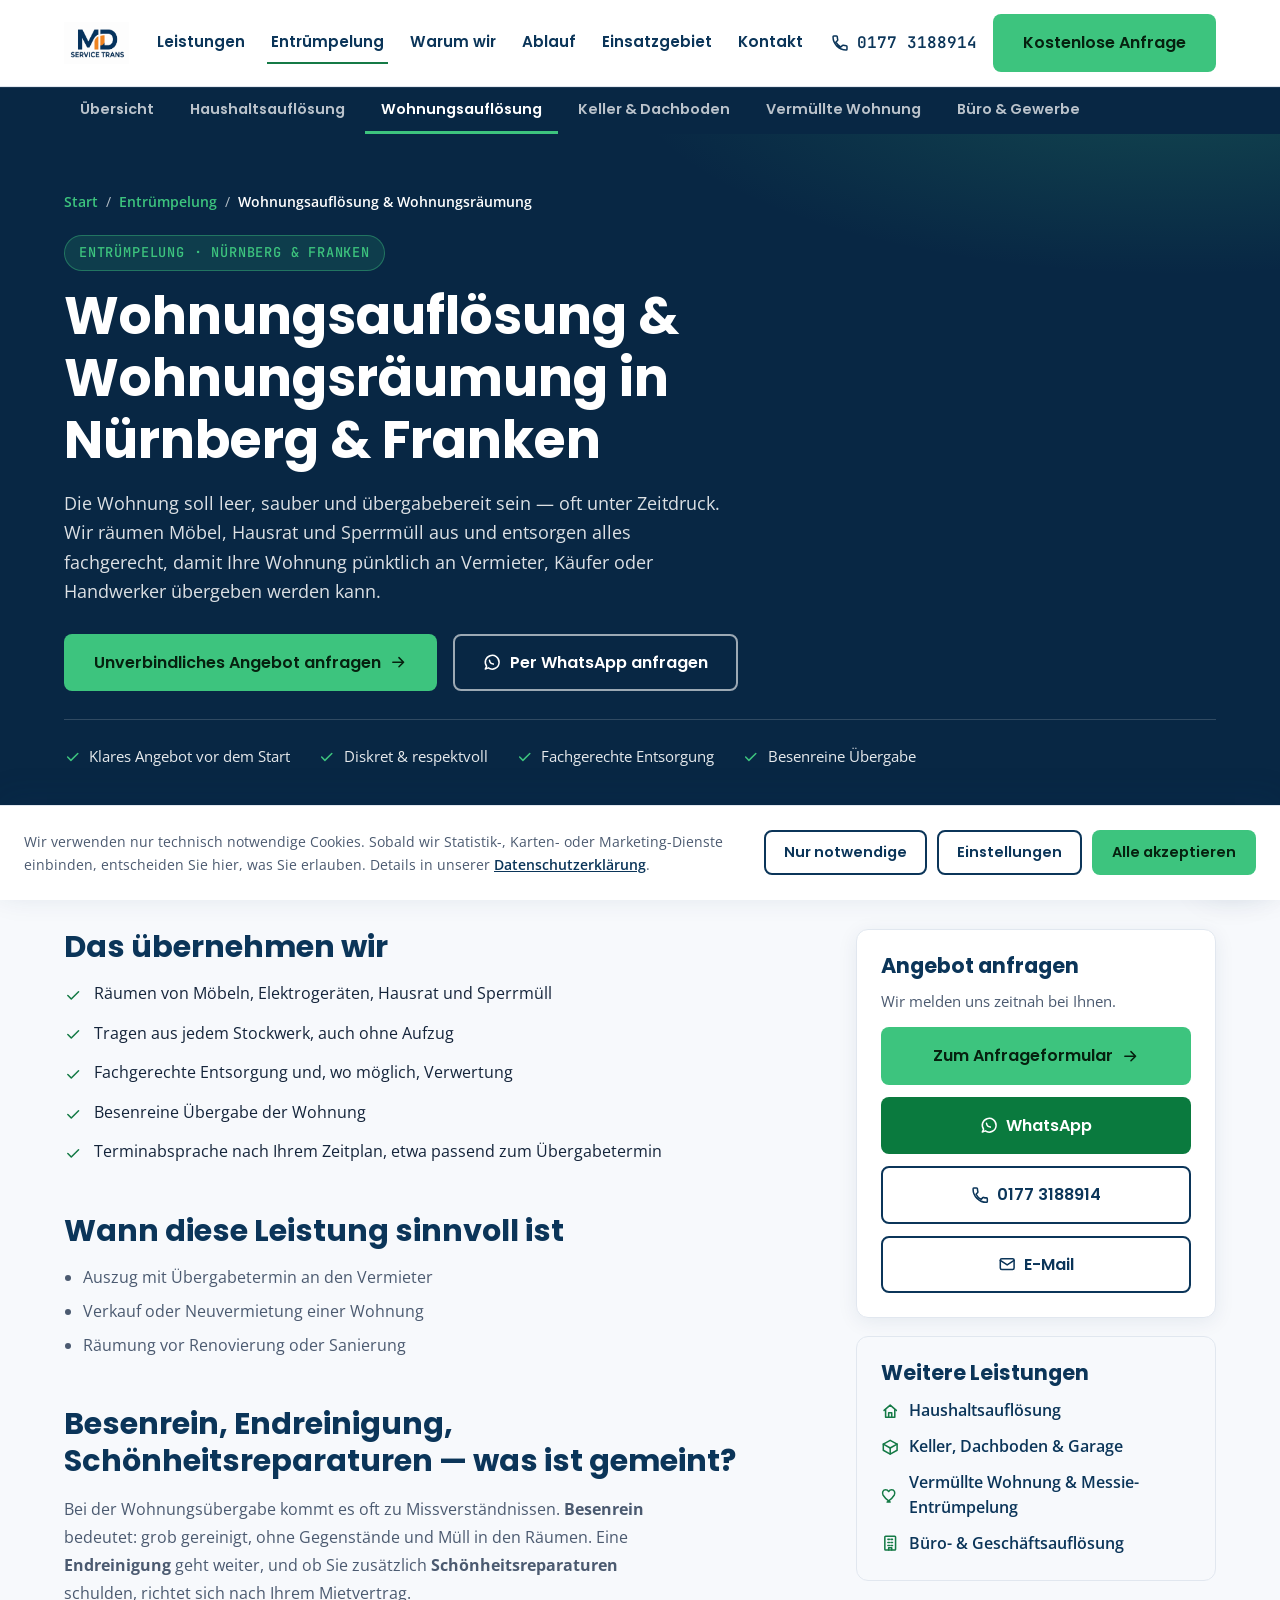
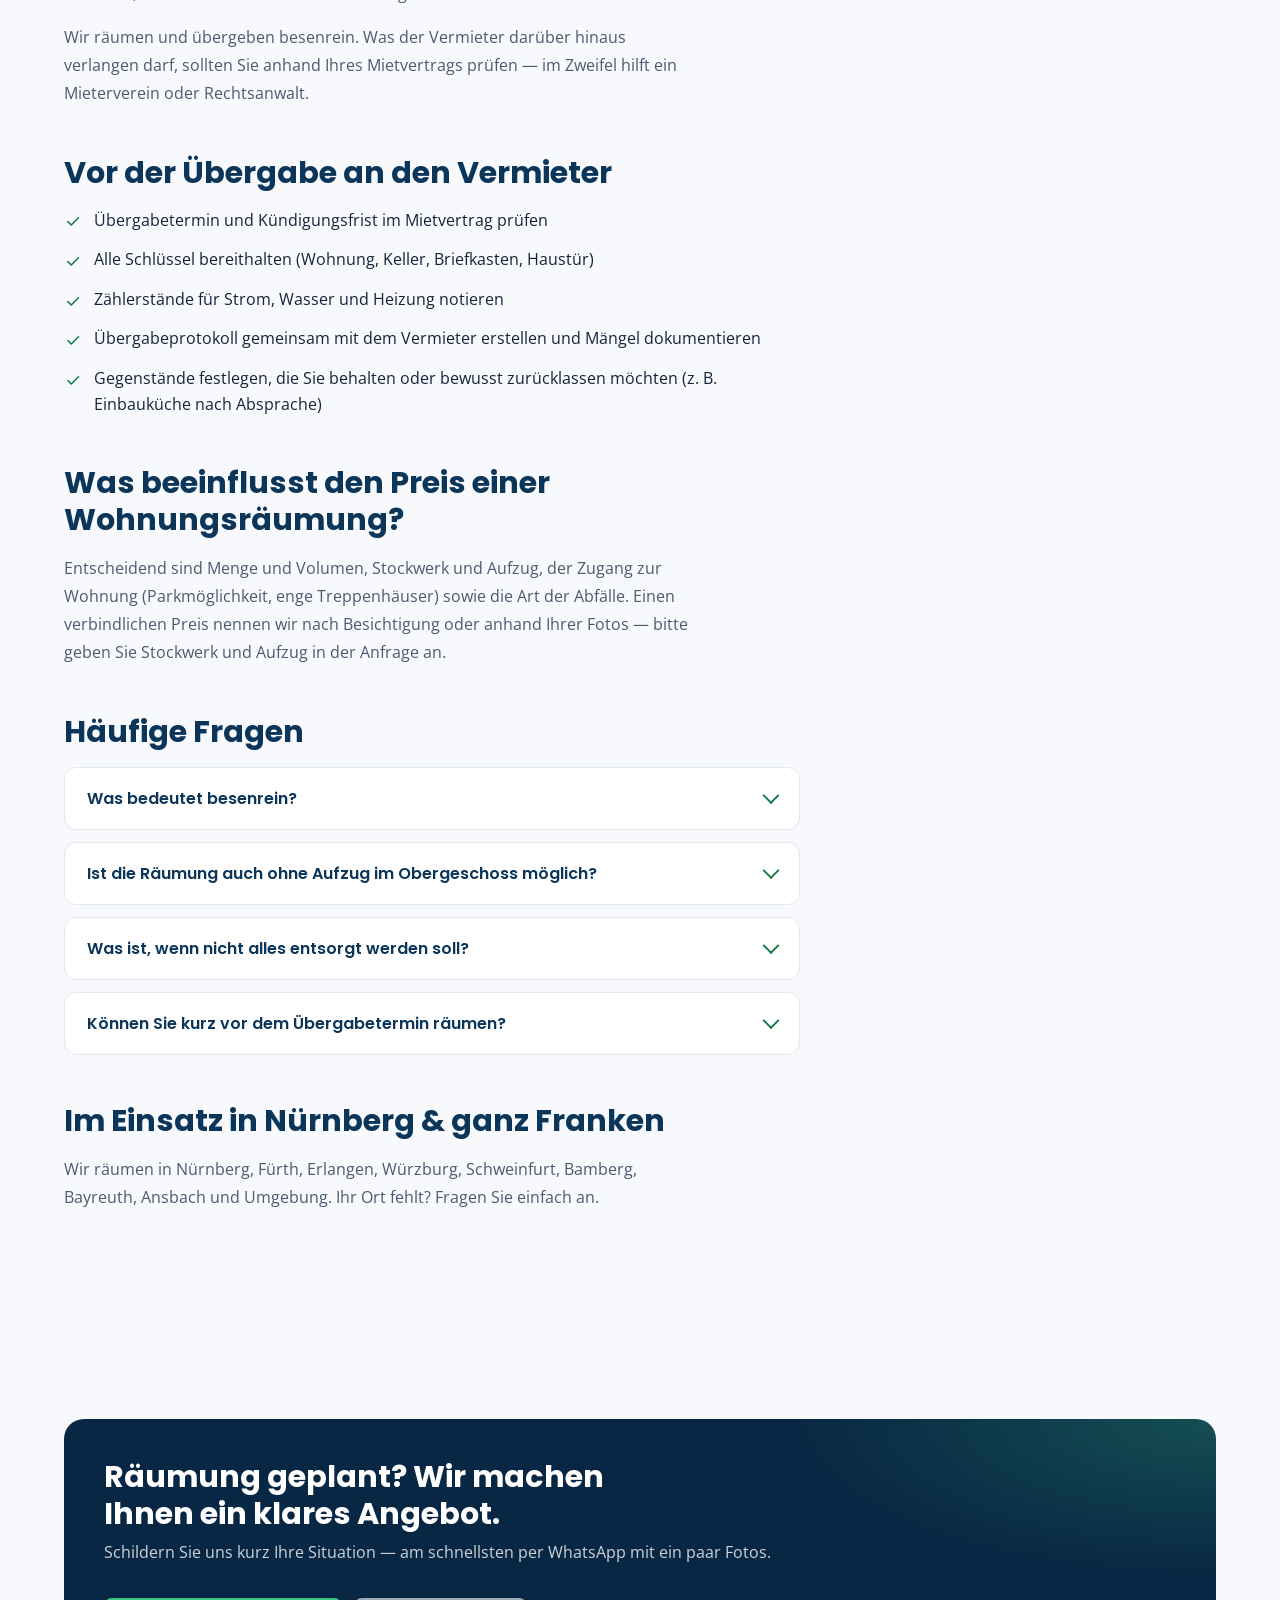
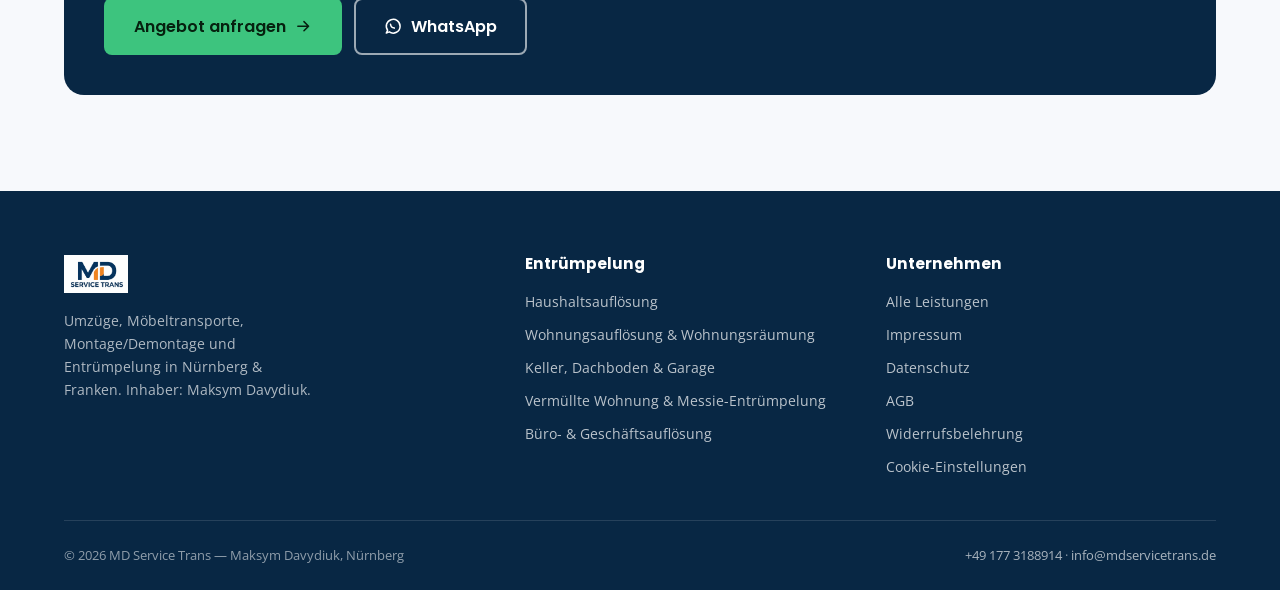
<file: entruempelung/wohnungsaufloesung.html>
<!DOCTYPE html>
<html lang="de">
<head>
<meta charset="UTF-8">
<meta name="viewport" content="width=device-width, initial-scale=1">
<title>Wohnungsauflösung Nürnberg &amp; Franken | MD Service Trans</title>
<meta name="description" content="Wohnungsauflösung und Wohnungsräumung in Nürnberg &amp; Franken: Terminabsprache, saubere Abwicklung und besenreine Übergabe. Jetzt Angebot anfragen.">
<meta name="robots" content="index, follow">
<meta name="theme-color" content="#0B3559">
<link rel="canonical" href="https://www.mdservicetrans.de/entruempelung/wohnungsaufloesung.html">

<meta property="og:type" content="website">
<meta property="og:site_name" content="MD Service Trans">
<meta property="og:title" content="Wohnungsauflösung Nürnberg &amp; Franken | MD Service Trans">
<meta property="og:description" content="Wohnungsauflösung und Wohnungsräumung in Nürnberg &amp; Franken: Terminabsprache, saubere Abwicklung und besenreine Übergabe. Jetzt Angebot anfragen.">
<meta property="og:url" content="https://www.mdservicetrans.de/entruempelung/wohnungsaufloesung.html">
<meta property="og:image" content="https://www.mdservicetrans.de/assets/brand/favicon-512.png">
<meta property="og:locale" content="de_DE">
<meta name="twitter:card" content="summary">

<link rel="icon" type="image/png" sizes="32x32" href="../assets/brand/favicon-32.png">
<link rel="apple-touch-icon" href="../assets/brand/favicon-180.png">

<link rel="stylesheet" href="../assets/fonts/fonts.css">
<link rel="stylesheet" href="../styles.css">
<link rel="stylesheet" href="entruempelung.css">
<script type="application/ld+json">
{
  "@context": "https://schema.org",
  "@graph": [
    {
      "@type": "LocalBusiness",
      "name": "MD Service Trans",
      "url": "https://www.mdservicetrans.de/",
      "telephone": "+491773188914",
      "email": "info@mdservicetrans.de",
      "address": {
        "@type": "PostalAddress",
        "streetAddress": "Jenaer Str. 13",
        "postalCode": "90491",
        "addressLocality": "Nürnberg",
        "addressCountry": "DE"
      }
    },
    {
      "@type": "Service",
      "name": "Wohnungsauflösung & Wohnungsräumung in Nürnberg & Franken",
      "serviceType": "Wohnungsauflösung & Wohnungsräumung",
      "provider": {
        "@type": "LocalBusiness",
        "name": "MD Service Trans",
        "url": "https://www.mdservicetrans.de/"
      },
      "areaServed": [
        "Nürnberg",
        "Fürth",
        "Erlangen",
        "Würzburg",
        "Schweinfurt",
        "Bamberg",
        "Bayreuth",
        "Ansbach"
      ],
      "description": "Die Wohnung soll leer, sauber und übergabebereit sein — oft unter Zeitdruck. Wir räumen Möbel, Hausrat und Sperrmüll aus und entsorgen alles fachgerecht, damit Ihre Wohnung pünktlich an Vermieter, Käufer oder Handwerker übergeben werden kann.",
      "url": "https://www.mdservicetrans.de/entruempelung/wohnungsaufloesung.html"
    },
    {
      "@type": "BreadcrumbList",
      "itemListElement": [
        {
          "@type": "ListItem",
          "position": 1,
          "name": "Start",
          "item": "https://www.mdservicetrans.de/"
        },
        {
          "@type": "ListItem",
          "position": 2,
          "name": "Entrümpelung",
          "item": "https://www.mdservicetrans.de/entruempelung/"
        },
        {
          "@type": "ListItem",
          "position": 3,
          "name": "Wohnungsauflösung & Wohnungsräumung",
          "item": "https://www.mdservicetrans.de/entruempelung/wohnungsaufloesung.html"
        }
      ]
    },
    {
      "@type": "FAQPage",
      "mainEntity": [
        {
          "@type": "Question",
          "name": "Was bedeutet besenrein?",
          "acceptedAnswer": {
            "@type": "Answer",
            "text": "Besenrein heißt: grob gereinigt, ohne Gegenstände und Müll in den Räumen. Eine Grund- oder Endreinigung ist etwas anderes — sprechen Sie uns an, falls Sie diese zusätzlich benötigen."
          }
        },
        {
          "@type": "Question",
          "name": "Ist die Räumung auch ohne Aufzug im Obergeschoss möglich?",
          "acceptedAnswer": {
            "@type": "Answer",
            "text": "Ja. Stockwerk und Aufzug sind aber ein Faktor bei der Preisberechnung — bitte geben Sie beides in der Anfrage an."
          }
        },
        {
          "@type": "Question",
          "name": "Was ist, wenn nicht alles entsorgt werden soll?",
          "acceptedAnswer": {
            "@type": "Answer",
            "text": "Kein Problem. Sagen Sie uns bei der Besichtigung, was bleiben oder abgeholt werden soll, und wir räumen nur den Rest."
          }
        },
        {
          "@type": "Question",
          "name": "Können Sie kurz vor dem Übergabetermin räumen?",
          "acceptedAnswer": {
            "@type": "Answer",
            "text": "Das hängt von der aktuellen Terminlage ab. Nennen Sie uns in der Anfrage Ihren Übergabetermin — wir melden uns zeitnah mit einer realistischen Einschätzung."
          }
        }
      ]
    }
  ]
}
</script>
</head>
<body class="theme-green">
<svg xmlns="http://www.w3.org/2000/svg" width="0" height="0" style="position:absolute" aria-hidden="true" focusable="false">
  <symbol id="i-phone" viewBox="0 0 24 24"><path d="M6.6 10.8c1.4 2.8 3.8 5.2 6.6 6.6l2.2-2.2c.3-.3.7-.4 1.1-.3 1.2.4 2.5.6 3.8.6.6 0 1 .5 1 1.1v3.6c0 .6-.5 1.1-1.1 1.1C10.6 21.3 2.7 13.4 2.7 3.8 2.7 3.2 3.1 2.7 3.7 2.7h3.6c.6 0 1.1.4 1.1 1 0 1.3.2 2.6.6 3.8.1.4 0 .8-.3 1.1L6.6 10.8Z"/></symbol>
  <symbol id="i-chat" viewBox="0 0 24 24"><path d="M21 12a9 9 0 10-16.3 5.3L3 21l3.9-1.6A9 9 0 0021 12z"/><path d="M8.5 9.5c.3 2.6 2.4 4.7 5 5"/></symbol>
  <symbol id="i-mail" viewBox="0 0 24 24"><rect x="3" y="5" width="18" height="14" rx="2"/><path d="M3 7l9 6 9-6"/></symbol>
  <symbol id="i-check" viewBox="0 0 24 24"><path d="M5 12.5l4.5 4.5L19 7.5"/></symbol>
  <symbol id="i-shield" viewBox="0 0 24 24"><path d="M12 3l7 3v5c0 4.6-3 8.4-7 10-4-1.6-7-5.4-7-10V6l7-3Z"/><path d="M9 12l2 2 4-4.5"/></symbol>
  <symbol id="i-clock" viewBox="0 0 24 24"><circle cx="12" cy="12" r="9"/><path d="M12 7v5l3.5 2"/></symbol>
  <symbol id="i-home" viewBox="0 0 24 24"><path d="M4 11l8-7 8 7"/><path d="M6 10v10h12V10"/><path d="M10 20v-6h4v6"/></symbol>
  <symbol id="i-key" viewBox="0 0 24 24"><circle cx="8" cy="15" r="4"/><path d="M11 12l9-9"/><path d="M16 7l3 3"/><path d="M14 9l2 2"/></symbol>
  <symbol id="i-box" viewBox="0 0 24 24"><path d="M3 8l9-5 9 5v8l-9 5-9-5V8z"/><path d="M3 8l9 5 9-5"/><path d="M12 13v8"/></symbol>
  <symbol id="i-heart" viewBox="0 0 24 24"><path d="M12 21s-7-4.6-9.3-9C1 8.4 2.6 5 6 5c2 0 3.3 1 4 2.2C10.7 6 12 5 14 5c3.4 0 5 3.4 3.3 7-2.3 4.4-9.3 9-9.3 9Z"/></symbol>
  <symbol id="i-building" viewBox="0 0 24 24"><rect x="5" y="3" width="14" height="18" rx="1"/><path d="M9 7h2M13 7h2M9 11h2M13 11h2M9 15h2M13 15h2"/><path d="M10 21v-3h4v3"/></symbol>
  <symbol id="i-truck" viewBox="0 0 24 24"><path d="M3 7h11v9H3zM14 10h4l3 3v3h-7z"/><circle cx="7" cy="18" r="2"/><circle cx="17.5" cy="18" r="2"/></symbol>
  <symbol id="i-leaf" viewBox="0 0 24 24"><path d="M5 19c0-8 5-14 15-14 0 10-6 15-14 15"/><path d="M5 19l8-8"/></symbol>
  <symbol id="i-camera" viewBox="0 0 24 24"><rect x="3" y="7" width="18" height="13" rx="2"/><path d="M8 7l1.5-3h5L16 7"/><circle cx="12" cy="13.5" r="3.5"/></symbol>
  <symbol id="i-tag" viewBox="0 0 24 24"><path d="M20 12l-8 8-9-9V3h8l9 9z"/><circle cx="7.5" cy="7.5" r="1.3"/></symbol>
  <symbol id="i-eye" viewBox="0 0 24 24"><path d="M2 12s4-7 10-7 10 7 10 7-4 7-10 7S2 12 2 12z"/><circle cx="12" cy="12" r="3"/></symbol>
  <symbol id="i-file" viewBox="0 0 24 24"><path d="M7 3h8l4 4v14H7z"/><path d="M15 3v4h4"/><path d="M10 12h6M10 16h6"/></symbol>
  <symbol id="i-sparkle" viewBox="0 0 24 24"><path d="M12 3l1.8 5.2L19 10l-5.2 1.8L12 17l-1.8-5.2L5 10l5.2-1.8L12 3z"/></symbol>
  <symbol id="i-arrow" viewBox="0 0 24 24"><path d="M5 12h14M13 6l6 6-6 6"/></symbol>
  <symbol id="i-pin" viewBox="0 0 24 24"><path d="M12 21s-7-5.2-7-11a7 7 0 1114 0c0 5.8-7 11-7 11z"/><circle cx="12" cy="10" r="2.5"/></symbol>
  <symbol id="i-menu" viewBox="0 0 24 24"><path d="M4 7h16M4 12h16M4 17h16"/></symbol>
  <symbol id="i-close" viewBox="0 0 24 24"><path d="M6 6l12 12M18 6L6 18"/></symbol>
  <symbol id="i-star" viewBox="0 0 24 24"><path d="M12 2l2.9 6.9L22 9.6l-5.5 5 1.6 7.4L12 18.6l-6.1 3.4 1.6-7.4-5.5-5 7.1-.7L12 2z"/></symbol>
</svg>

<a class="skip-link" href="#main">Zum Inhalt springen</a>
<header class="site-header">
  <div class="container header-inner">
    <a href="../index.html" class="brand" aria-label="MD Service Trans — Startseite">
      <img src="../assets/brand/logo.png" alt="MD Service Trans Logo">
    </a>
    <nav class="main-nav" id="main-nav" aria-label="Hauptnavigation">
      <a href="../index.html#leistungen">Leistungen</a>
      <a href="./" class="nav-current">Entrümpelung</a>
      <a href="../index.html#warum-wir">Warum wir</a>
      <a href="../index.html#ablauf">Ablauf</a>
      <a href="../index.html#einsatzgebiet">Einsatzgebiet</a>
      <a href="../index.html#kontakt">Kontakt</a>
    </nav>
    <div class="header-cta">
      <a class="phone-link" href="tel:+491773188914" aria-label="Anrufen: 0177 3188914"><svg class="icon" aria-hidden="true"><use href="#i-phone"/></svg><span>0177 3188914</span></a>
      <a class="btn btn-primary" href="../index.html?leistung=Entruempelung#kontakt">Kostenlose Anfrage</a>
      <button class="nav-toggle" id="nav-toggle" type="button" aria-expanded="false" aria-controls="main-nav" aria-label="Menü öffnen"><svg class="icon" aria-hidden="true"><use href="#i-menu"/></svg></button>
    </div>
  </div>
</header>
<nav class="subnav" aria-label="Entrümpelung: Leistungen"><div class="container subnav-inner"><a href="./">Übersicht</a><a href="haushaltsaufloesung.html">Haushaltsauflösung</a><a href="wohnungsaufloesung.html" aria-current="page">Wohnungsauflösung</a><a href="keller-dachboden-garage.html">Keller & Dachboden</a><a href="vermuellte-wohnung.html">Vermüllte Wohnung</a><a href="geschaeftsaufloesung.html">Büro & Gewerbe</a></div></nav>

<main id="main">
<section class="page-hero">
  <div class="container">
    <nav class="breadcrumb" aria-label="Brotkrumen"><a href="../index.html">Start</a><span aria-hidden="true">/</span><a href="./">Entrümpelung</a><span aria-hidden="true">/</span><span aria-current="page">Wohnungsauflösung &amp; Wohnungsräumung</span></nav>
    <span class="eyebrow">Entrümpelung · Nürnberg &amp; Franken</span>
    <h1>Wohnungsauflösung &amp; Wohnungsräumung in Nürnberg &amp; Franken</h1>
    <p class="lead">Die Wohnung soll leer, sauber und übergabebereit sein — oft unter Zeitdruck. Wir räumen Möbel, Hausrat und Sperrmüll aus und entsorgen alles fachgerecht, damit Ihre Wohnung pünktlich an Vermieter, Käufer oder Handwerker übergeben werden kann.</p>
    <div class="hero-actions">
      <a class="btn btn-primary" href="../index.html?leistung=Entruempelung#kontakt">Unverbindliches Angebot anfragen <svg class="icon" aria-hidden="true"><use href="#i-arrow"/></svg></a>
      <a class="btn btn-secondary" href="https://wa.me/491773188914" target="_blank" rel="noopener"><svg class="icon" aria-hidden="true"><use href="#i-chat"/></svg> Per WhatsApp anfragen</a>
    </div>
    <ul class="hero-points">
      <li><svg class="icon" aria-hidden="true"><use href="#i-check"/></svg>Klares Angebot vor dem Start</li>
      <li><svg class="icon" aria-hidden="true"><use href="#i-check"/></svg>Diskret &amp; respektvoll</li>
      <li><svg class="icon" aria-hidden="true"><use href="#i-check"/></svg>Fachgerechte Entsorgung</li>
      <li><svg class="icon" aria-hidden="true"><use href="#i-check"/></svg>Besenreine Übergabe</li>
    </ul>
  </div>
</section>

<section class="section">
  <div class="container detail-grid">
    <article class="prose">
      <h2>Das übernehmen wir</h2>
      <ul class="check-list"><li><svg class="icon" aria-hidden="true"><use href="#i-check"/></svg><span>Räumen von Möbeln, Elektrogeräten, Hausrat und Sperrmüll</span></li><li><svg class="icon" aria-hidden="true"><use href="#i-check"/></svg><span>Tragen aus jedem Stockwerk, auch ohne Aufzug</span></li><li><svg class="icon" aria-hidden="true"><use href="#i-check"/></svg><span>Fachgerechte Entsorgung und, wo möglich, Verwertung</span></li><li><svg class="icon" aria-hidden="true"><use href="#i-check"/></svg><span>Besenreine Übergabe der Wohnung</span></li><li><svg class="icon" aria-hidden="true"><use href="#i-check"/></svg><span>Terminabsprache nach Ihrem Zeitplan, etwa passend zum Übergabetermin</span></li></ul>

      <h2>Wann diese Leistung sinnvoll ist</h2>
      <ul class="bullets"><li>Auszug mit Übergabetermin an den Vermieter</li><li>Verkauf oder Neuvermietung einer Wohnung</li><li>Räumung vor Renovierung oder Sanierung</li></ul>

      <h2>Besenrein, Endreinigung, Schönheitsreparaturen — was ist gemeint?</h2>
<p>Bei der Wohnungsübergabe kommt es oft zu Missverständnissen. <strong>Besenrein</strong> bedeutet: grob gereinigt, ohne Gegenstände und Müll in den Räumen. Eine <strong>Endreinigung</strong> geht weiter, und ob Sie zusätzlich <strong>Schönheitsreparaturen</strong> schulden, richtet sich nach Ihrem Mietvertrag.</p>
<p>Wir räumen und übergeben besenrein. Was der Vermieter darüber hinaus verlangen darf, sollten Sie anhand Ihres Mietvertrags prüfen — im Zweifel hilft ein Mieterverein oder Rechtsanwalt.</p>
<h2>Vor der Übergabe an den Vermieter</h2>
<ul class="check-list"><li><svg class="icon" aria-hidden="true"><use href="#i-check"/></svg><span>Übergabetermin und Kündigungsfrist im Mietvertrag prüfen</span></li><li><svg class="icon" aria-hidden="true"><use href="#i-check"/></svg><span>Alle Schlüssel bereithalten (Wohnung, Keller, Briefkasten, Haustür)</span></li><li><svg class="icon" aria-hidden="true"><use href="#i-check"/></svg><span>Zählerstände für Strom, Wasser und Heizung notieren</span></li><li><svg class="icon" aria-hidden="true"><use href="#i-check"/></svg><span>Übergabeprotokoll gemeinsam mit dem Vermieter erstellen und Mängel dokumentieren</span></li><li><svg class="icon" aria-hidden="true"><use href="#i-check"/></svg><span>Gegenstände festlegen, die Sie behalten oder bewusst zurücklassen möchten (z. B. Einbauküche nach Absprache)</span></li></ul>
<h2>Was beeinflusst den Preis einer Wohnungsräumung?</h2>
<p>Entscheidend sind Menge und Volumen, Stockwerk und Aufzug, der Zugang zur Wohnung (Parkmöglichkeit, enge Treppenhäuser) sowie die Art der Abfälle. Einen verbindlichen Preis nennen wir nach Besichtigung oder anhand Ihrer Fotos — bitte geben Sie Stockwerk und Aufzug in der Anfrage an.</p>

      <h2>Häufige Fragen</h2>
      <div class="faq"><details><summary>Was bedeutet besenrein?</summary><p>Besenrein heißt: grob gereinigt, ohne Gegenstände und Müll in den Räumen. Eine Grund- oder Endreinigung ist etwas anderes — sprechen Sie uns an, falls Sie diese zusätzlich benötigen.</p></details><details><summary>Ist die Räumung auch ohne Aufzug im Obergeschoss möglich?</summary><p>Ja. Stockwerk und Aufzug sind aber ein Faktor bei der Preisberechnung — bitte geben Sie beides in der Anfrage an.</p></details><details><summary>Was ist, wenn nicht alles entsorgt werden soll?</summary><p>Kein Problem. Sagen Sie uns bei der Besichtigung, was bleiben oder abgeholt werden soll, und wir räumen nur den Rest.</p></details><details><summary>Können Sie kurz vor dem Übergabetermin räumen?</summary><p>Das hängt von der aktuellen Terminlage ab. Nennen Sie uns in der Anfrage Ihren Übergabetermin — wir melden uns zeitnah mit einer realistischen Einschätzung.</p></details></div>

      <h2>Im Einsatz in Nürnberg &amp; ganz Franken</h2>
      <p>Wir räumen in Nürnberg, Fürth, Erlangen, Würzburg, Schweinfurt, Bamberg, Bayreuth, Ansbach und Umgebung. Ihr Ort fehlt? Fragen Sie einfach an.</p>
    </article>

    <aside class="detail-aside" aria-label="Kontakt">
      <div class="aside-card">
        <h2>Angebot anfragen</h2>
        <p>Wir melden uns zeitnah bei Ihnen.</p>
        <a class="btn btn-primary btn-block" href="../index.html?leistung=Entruempelung#kontakt">Zum Anfrageformular <svg class="icon" aria-hidden="true"><use href="#i-arrow"/></svg></a>
        <a class="btn btn-whatsapp btn-block" href="https://wa.me/491773188914" target="_blank" rel="noopener"><svg class="icon" aria-hidden="true"><use href="#i-chat"/></svg> WhatsApp</a>
        <a class="btn btn-outline-navy btn-block" href="tel:+491773188914"><svg class="icon" aria-hidden="true"><use href="#i-phone"/></svg> 0177 3188914</a>
        <a class="btn btn-outline-navy btn-block" href="mailto:info@mdservicetrans.de"><svg class="icon" aria-hidden="true"><use href="#i-mail"/></svg> E-Mail</a>
      </div>
      <div class="aside-card aside-card-soft">
        <h3>Weitere Leistungen</h3>
        <ul class="aside-links"><li><a href="haushaltsaufloesung.html"><svg class="icon" aria-hidden="true"><use href="#i-home"/></svg>Haushaltsauflösung</a></li><li><a href="keller-dachboden-garage.html"><svg class="icon" aria-hidden="true"><use href="#i-box"/></svg>Keller, Dachboden &amp; Garage</a></li><li><a href="vermuellte-wohnung.html"><svg class="icon" aria-hidden="true"><use href="#i-heart"/></svg>Vermüllte Wohnung &amp; Messie-Entrümpelung</a></li><li><a href="geschaeftsaufloesung.html"><svg class="icon" aria-hidden="true"><use href="#i-building"/></svg>Büro- &amp; Geschäftsauflösung</a></li></ul>
      </div>
    </aside>
  </div>
</section>

<section class="section">
  <div class="container">
    <div class="cta-band">
      <div>
        <h2>Räumung geplant? Wir machen Ihnen ein klares Angebot.</h2>
        <p>Schildern Sie uns kurz Ihre Situation — am schnellsten per WhatsApp mit ein paar Fotos.</p>
      </div>
      <div class="cta-band-actions">
        <a class="btn btn-primary" href="../index.html?leistung=Entruempelung#kontakt">Angebot anfragen <svg class="icon" aria-hidden="true"><use href="#i-arrow"/></svg></a>
        <a class="btn btn-secondary" href="https://wa.me/491773188914" target="_blank" rel="noopener"><svg class="icon" aria-hidden="true"><use href="#i-chat"/></svg> WhatsApp</a>
      </div>
    </div>
  </div>
</section>
</main>

<a class="whatsapp-fab" href="https://wa.me/491773188914" target="_blank" rel="noopener" aria-label="Per WhatsApp kontaktieren"><svg class="icon" aria-hidden="true"><use href="#i-chat"/></svg></a>

<footer class="site-footer">
  <div class="container">
    <div class="footer-grid">
      <div class="footer-brand">
        <img src="../assets/brand/logo.png" alt="MD Service Trans Logo">
        <p>Umzüge, Möbeltransporte, Montage/Demontage und Entrümpelung in Nürnberg &amp; Franken. Inhaber: Maksym Davydiuk.</p>
      </div>
      <div class="footer-col">
        <h4>Entrümpelung</h4>
        <a href="haushaltsaufloesung.html">Haushaltsauflösung</a><a href="wohnungsaufloesung.html">Wohnungsauflösung &amp; Wohnungsräumung</a><a href="keller-dachboden-garage.html">Keller, Dachboden &amp; Garage</a><a href="vermuellte-wohnung.html">Vermüllte Wohnung &amp; Messie-Entrümpelung</a><a href="geschaeftsaufloesung.html">Büro- &amp; Geschäftsauflösung</a>
      </div>
      <div class="footer-col">
        <h4>Unternehmen</h4>
        <a href="../index.html#leistungen">Alle Leistungen</a>
        <a href="../impressum.html">Impressum</a>
        <a href="../datenschutz.html">Datenschutz</a>
        <a href="../agb.html">AGB</a>
        <a href="../widerruf.html">Widerrufsbelehrung</a>
        <a href="#" data-cookie-settings>Cookie-Einstellungen</a>
      </div>
    </div>
    <div class="footer-bottom">
      <span>&copy; 2026 MD Service Trans — Maksym Davydiuk, Nürnberg</span>
      <span><a href="tel:+491773188914">+49 177 3188914</a> · <a href="mailto:info@mdservicetrans.de">info@mdservicetrans.de</a></span>
    </div>
  </div>
</footer>
<script src="entruempelung.js" defer></script>
<script src="../cookie-consent.js" defer></script>
</body>
</html>
</file>
<file: assets/fonts/fonts.css>
@font-face {
  font-family: 'Open Sans';
  font-style: normal;
  font-weight: 400;
  font-display: swap;
  src: url('../fonts/opensans-400-normal-latin-ext.woff2') format('woff2');
  unicode-range: U+0100-02BA, U+02BD-02C5, U+02C7-02CC, U+02CE-02D7, U+02DD-02FF, U+0304, U+0308, U+0329, U+1D00-1DBF, U+1E00-1E9F, U+1EF2-1EFF, U+2020, U+20A0-20AB, U+20AD-20C0, U+2113, U+2C60-2C7F, U+A720-A7FF;
}

@font-face {
  font-family: 'Open Sans';
  font-style: normal;
  font-weight: 400;
  font-display: swap;
  src: url('../fonts/opensans-400-normal-latin.woff2') format('woff2');
  unicode-range: U+0000-00FF, U+0131, U+0152-0153, U+02BB-02BC, U+02C6, U+02DA, U+02DC, U+0304, U+0308, U+0329, U+2000-206F, U+20AC, U+2122, U+2191, U+2193, U+2212, U+2215, U+FEFF, U+FFFD;
}

@font-face {
  font-family: 'Open Sans';
  font-style: normal;
  font-weight: 500;
  font-display: swap;
  src: url('../fonts/opensans-500-normal-latin-ext.woff2') format('woff2');
  unicode-range: U+0100-02BA, U+02BD-02C5, U+02C7-02CC, U+02CE-02D7, U+02DD-02FF, U+0304, U+0308, U+0329, U+1D00-1DBF, U+1E00-1E9F, U+1EF2-1EFF, U+2020, U+20A0-20AB, U+20AD-20C0, U+2113, U+2C60-2C7F, U+A720-A7FF;
}

@font-face {
  font-family: 'Open Sans';
  font-style: normal;
  font-weight: 500;
  font-display: swap;
  src: url('../fonts/opensans-500-normal-latin.woff2') format('woff2');
  unicode-range: U+0000-00FF, U+0131, U+0152-0153, U+02BB-02BC, U+02C6, U+02DA, U+02DC, U+0304, U+0308, U+0329, U+2000-206F, U+20AC, U+2122, U+2191, U+2193, U+2212, U+2215, U+FEFF, U+FFFD;
}

@font-face {
  font-family: 'Open Sans';
  font-style: normal;
  font-weight: 600;
  font-display: swap;
  src: url('../fonts/opensans-600-normal-latin-ext.woff2') format('woff2');
  unicode-range: U+0100-02BA, U+02BD-02C5, U+02C7-02CC, U+02CE-02D7, U+02DD-02FF, U+0304, U+0308, U+0329, U+1D00-1DBF, U+1E00-1E9F, U+1EF2-1EFF, U+2020, U+20A0-20AB, U+20AD-20C0, U+2113, U+2C60-2C7F, U+A720-A7FF;
}

@font-face {
  font-family: 'Open Sans';
  font-style: normal;
  font-weight: 600;
  font-display: swap;
  src: url('../fonts/opensans-600-normal-latin.woff2') format('woff2');
  unicode-range: U+0000-00FF, U+0131, U+0152-0153, U+02BB-02BC, U+02C6, U+02DA, U+02DC, U+0304, U+0308, U+0329, U+2000-206F, U+20AC, U+2122, U+2191, U+2193, U+2212, U+2215, U+FEFF, U+FFFD;
}

@font-face {
  font-family: 'Open Sans';
  font-style: normal;
  font-weight: 700;
  font-display: swap;
  src: url('../fonts/opensans-700-normal-latin-ext.woff2') format('woff2');
  unicode-range: U+0100-02BA, U+02BD-02C5, U+02C7-02CC, U+02CE-02D7, U+02DD-02FF, U+0304, U+0308, U+0329, U+1D00-1DBF, U+1E00-1E9F, U+1EF2-1EFF, U+2020, U+20A0-20AB, U+20AD-20C0, U+2113, U+2C60-2C7F, U+A720-A7FF;
}

@font-face {
  font-family: 'Open Sans';
  font-style: normal;
  font-weight: 700;
  font-display: swap;
  src: url('../fonts/opensans-700-normal-latin.woff2') format('woff2');
  unicode-range: U+0000-00FF, U+0131, U+0152-0153, U+02BB-02BC, U+02C6, U+02DA, U+02DC, U+0304, U+0308, U+0329, U+2000-206F, U+20AC, U+2122, U+2191, U+2193, U+2212, U+2215, U+FEFF, U+FFFD;
}

@font-face {
  font-family: 'Poppins';
  font-style: normal;
  font-weight: 500;
  font-display: swap;
  src: url('../fonts/poppins-500-normal-latin-ext.woff2') format('woff2');
  unicode-range: U+0100-02BA, U+02BD-02C5, U+02C7-02CC, U+02CE-02D7, U+02DD-02FF, U+0304, U+0308, U+0329, U+1D00-1DBF, U+1E00-1E9F, U+1EF2-1EFF, U+2020, U+20A0-20AB, U+20AD-20C0, U+2113, U+2C60-2C7F, U+A720-A7FF;
}

@font-face {
  font-family: 'Poppins';
  font-style: normal;
  font-weight: 500;
  font-display: swap;
  src: url('../fonts/poppins-500-normal-latin.woff2') format('woff2');
  unicode-range: U+0000-00FF, U+0131, U+0152-0153, U+02BB-02BC, U+02C6, U+02DA, U+02DC, U+0304, U+0308, U+0329, U+2000-206F, U+20AC, U+2122, U+2191, U+2193, U+2212, U+2215, U+FEFF, U+FFFD;
}

@font-face {
  font-family: 'Poppins';
  font-style: normal;
  font-weight: 600;
  font-display: swap;
  src: url('../fonts/poppins-600-normal-latin-ext.woff2') format('woff2');
  unicode-range: U+0100-02BA, U+02BD-02C5, U+02C7-02CC, U+02CE-02D7, U+02DD-02FF, U+0304, U+0308, U+0329, U+1D00-1DBF, U+1E00-1E9F, U+1EF2-1EFF, U+2020, U+20A0-20AB, U+20AD-20C0, U+2113, U+2C60-2C7F, U+A720-A7FF;
}

@font-face {
  font-family: 'Poppins';
  font-style: normal;
  font-weight: 600;
  font-display: swap;
  src: url('../fonts/poppins-600-normal-latin.woff2') format('woff2');
  unicode-range: U+0000-00FF, U+0131, U+0152-0153, U+02BB-02BC, U+02C6, U+02DA, U+02DC, U+0304, U+0308, U+0329, U+2000-206F, U+20AC, U+2122, U+2191, U+2193, U+2212, U+2215, U+FEFF, U+FFFD;
}

@font-face {
  font-family: 'Poppins';
  font-style: normal;
  font-weight: 700;
  font-display: swap;
  src: url('../fonts/poppins-700-normal-latin-ext.woff2') format('woff2');
  unicode-range: U+0100-02BA, U+02BD-02C5, U+02C7-02CC, U+02CE-02D7, U+02DD-02FF, U+0304, U+0308, U+0329, U+1D00-1DBF, U+1E00-1E9F, U+1EF2-1EFF, U+2020, U+20A0-20AB, U+20AD-20C0, U+2113, U+2C60-2C7F, U+A720-A7FF;
}

@font-face {
  font-family: 'Poppins';
  font-style: normal;
  font-weight: 700;
  font-display: swap;
  src: url('../fonts/poppins-700-normal-latin.woff2') format('woff2');
  unicode-range: U+0000-00FF, U+0131, U+0152-0153, U+02BB-02BC, U+02C6, U+02DA, U+02DC, U+0304, U+0308, U+0329, U+2000-206F, U+20AC, U+2122, U+2191, U+2193, U+2212, U+2215, U+FEFF, U+FFFD;
}

@font-face {
  font-family: 'Poppins';
  font-style: normal;
  font-weight: 800;
  font-display: swap;
  src: url('../fonts/poppins-800-normal-latin-ext.woff2') format('woff2');
  unicode-range: U+0100-02BA, U+02BD-02C5, U+02C7-02CC, U+02CE-02D7, U+02DD-02FF, U+0304, U+0308, U+0329, U+1D00-1DBF, U+1E00-1E9F, U+1EF2-1EFF, U+2020, U+20A0-20AB, U+20AD-20C0, U+2113, U+2C60-2C7F, U+A720-A7FF;
}

@font-face {
  font-family: 'Poppins';
  font-style: normal;
  font-weight: 800;
  font-display: swap;
  src: url('../fonts/poppins-800-normal-latin.woff2') format('woff2');
  unicode-range: U+0000-00FF, U+0131, U+0152-0153, U+02BB-02BC, U+02C6, U+02DA, U+02DC, U+0304, U+0308, U+0329, U+2000-206F, U+20AC, U+2122, U+2191, U+2193, U+2212, U+2215, U+FEFF, U+FFFD;
}

@font-face {
  font-family: 'JetBrains Mono';
  font-style: normal;
  font-weight: 500;
  font-display: swap;
  src: url('../fonts/jbmono-500-normal-latin-ext.woff2') format('woff2');
  unicode-range: U+0100-02BA, U+02BD-02C5, U+02C7-02CC, U+02CE-02D7, U+02DD-02FF, U+0304, U+0308, U+0329, U+1D00-1DBF, U+1E00-1E9F, U+1EF2-1EFF, U+2020, U+20A0-20AB, U+20AD-20C0, U+2113, U+2C60-2C7F, U+A720-A7FF;
}

@font-face {
  font-family: 'JetBrains Mono';
  font-style: normal;
  font-weight: 500;
  font-display: swap;
  src: url('../fonts/jbmono-500-normal-latin.woff2') format('woff2');
  unicode-range: U+0000-00FF, U+0131, U+0152-0153, U+02BB-02BC, U+02C6, U+02DA, U+02DC, U+0304, U+0308, U+0329, U+2000-206F, U+20AC, U+2122, U+2191, U+2193, U+2212, U+2215, U+FEFF, U+FFFD;
}

@font-face {
  font-family: 'JetBrains Mono';
  font-style: normal;
  font-weight: 600;
  font-display: swap;
  src: url('../fonts/jbmono-600-normal-latin-ext.woff2') format('woff2');
  unicode-range: U+0100-02BA, U+02BD-02C5, U+02C7-02CC, U+02CE-02D7, U+02DD-02FF, U+0304, U+0308, U+0329, U+1D00-1DBF, U+1E00-1E9F, U+1EF2-1EFF, U+2020, U+20A0-20AB, U+20AD-20C0, U+2113, U+2C60-2C7F, U+A720-A7FF;
}

@font-face {
  font-family: 'JetBrains Mono';
  font-style: normal;
  font-weight: 600;
  font-display: swap;
  src: url('../fonts/jbmono-600-normal-latin.woff2') format('woff2');
  unicode-range: U+0000-00FF, U+0131, U+0152-0153, U+02BB-02BC, U+02C6, U+02DA, U+02DC, U+0304, U+0308, U+0329, U+2000-206F, U+20AC, U+2122, U+2191, U+2193, U+2212, U+2215, U+FEFF, U+FFFD;
}
</file>
<file: styles.css>
/* MD Service Trans — design tokens */
:root {
  --color-navy: #0B3559;
  --color-navy-deep: #082744;
  --color-navy-light: #14507F;
  --color-orange: #F0801E;
  --color-orange-dark: #D96C0F;
  --color-bg: #F7F9FC;
  --color-surface: #FFFFFF;
  --color-text: #14243A;
  --color-text-muted: #4B5A70;
  --color-border: #E1E7EF;
  --color-success: #1C8A4B;

  --font-heading: 'Poppins', sans-serif;
  --font-body: 'Open Sans', sans-serif;
  --font-mono: 'JetBrains Mono', monospace;

  --space-1: 8px;
  --space-2: 16px;
  --space-3: 24px;
  --space-4: 32px;
  --space-5: 48px;
  --space-6: 64px;
  --space-7: 96px;

  --radius-sm: 8px;
  --radius-md: 12px;
  --radius-lg: 20px;

  --shadow-card: 0 4px 20px rgba(11, 53, 89, 0.08);
  --shadow-elevated: 0 12px 40px rgba(11, 53, 89, 0.16);

  --transition: 200ms ease;
}

* { box-sizing: border-box; margin: 0; padding: 0; }

html { scroll-behavior: smooth; }

@media (prefers-reduced-motion: reduce) {
  html { scroll-behavior: auto; }
  * { animation-duration: 0.001ms !important; animation-iteration-count: 1 !important; transition-duration: 0.001ms !important; }
}

body {
  font-family: var(--font-body);
  color: var(--color-text);
  background: var(--color-bg);
  line-height: 1.6;
  font-size: 16px;
  min-height: 100dvh;
}

img { max-width: 100%; display: block; }

a { color: inherit; text-decoration: none; }

h1, h2, h3, h4 {
  font-family: var(--font-heading);
  color: var(--color-navy);
  line-height: 1.2;
  font-weight: 700;
}

h1 { font-size: clamp(2rem, 4vw + 1rem, 3.25rem); }
h2 { font-size: clamp(1.6rem, 2.5vw + 1rem, 2.5rem); }
h3 { font-size: 1.25rem; }

p { color: var(--color-text-muted); }

.container {
  max-width: 1200px;
  margin: 0 auto;
  padding: 0 var(--space-3);
}

/* Buttons */
.btn {
  display: inline-flex;
  align-items: center;
  gap: var(--space-1);
  padding: 14px 28px;
  border-radius: var(--radius-sm);
  font-family: var(--font-heading);
  font-weight: 600;
  font-size: 1rem;
  cursor: pointer;
  border: 2px solid transparent;
  transition: transform var(--transition), box-shadow var(--transition), background var(--transition), color var(--transition);
  min-height: 44px;
}
.btn:focus-visible {
  outline: 3px solid var(--color-orange);
  outline-offset: 2px;
}
.btn-primary {
  background: var(--color-orange);
  color: #14100A;
}
.btn-primary:hover { background: var(--color-orange-dark); transform: translateY(-2px); box-shadow: var(--shadow-elevated); }
.btn-secondary {
  background: transparent;
  border-color: rgba(255,255,255,0.6);
  color: #fff;
}
.btn-secondary:hover { background: rgba(255,255,255,0.12); transform: translateY(-2px); }
.btn-outline-navy {
  background: transparent;
  border-color: var(--color-navy);
  color: var(--color-navy);
}
.btn-outline-navy:hover { background: var(--color-navy); color: #fff; }

/* Header */
.site-header {
  position: sticky;
  top: 0;
  z-index: 100;
  background: rgba(255,255,255,0.96);
  backdrop-filter: blur(8px);
  border-bottom: 1px solid var(--color-border);
}
.header-inner {
  display: flex;
  align-items: center;
  justify-content: space-between;
  padding-top: 14px;
  padding-bottom: 14px;
  gap: var(--space-3);
}
.brand { display: flex; align-items: center; gap: 10px; }
.brand img { height: 42px; width: auto; }
.main-nav { display: flex; gap: var(--space-3); }
.main-nav a {
  font-family: var(--font-heading);
  font-weight: 600;
  font-size: 0.95rem;
  color: var(--color-navy);
  padding: 8px 4px;
  border-bottom: 2px solid transparent;
  transition: border-color var(--transition), color var(--transition);
}
.main-nav a:hover, .main-nav a:focus-visible { border-color: var(--color-orange); }
.header-cta { display: flex; align-items: center; gap: var(--space-2); }
.phone-link {
  display: inline-flex;
  align-items: center;
  gap: 8px;
  font-family: var(--font-mono);
  font-weight: 600;
  color: var(--color-navy);
}
.nav-toggle {
  display: none;
  background: none;
  border: none;
  cursor: pointer;
  padding: 8px;
  min-width: 44px;
  min-height: 44px;
}
.nav-toggle svg { width: 28px; height: 28px; color: var(--color-navy); }

/* Hero */
.hero {
  background: var(--color-navy-deep);
  color: #fff;
  overflow: hidden;
}
.hero-inner {
  display: grid;
  grid-template-columns: 1.05fr 0.95fr;
  gap: var(--space-5);
  align-items: start;
}
.hero-copy { display: grid; gap: var(--space-3); }
.eyebrow {
  display: inline-flex;
  align-items: center;
  gap: 8px;
  font-family: var(--font-mono);
  font-size: 0.85rem;
  letter-spacing: 0.06em;
  text-transform: uppercase;
  color: var(--color-orange);
  background: rgba(240, 128, 30, 0.14);
  border: 1px solid rgba(240, 128, 30, 0.4);
  padding: 6px 14px;
  border-radius: 999px;
  width: fit-content;
}
.hero h1 { color: #fff; }
.hero-sub { color: rgba(255,255,255,0.86); font-size: 1.15rem; max-width: 56ch; }
.hero-actions { display: flex; flex-wrap: wrap; gap: var(--space-2); }
.trust-strip {
  display: flex;
  flex-wrap: wrap;
  gap: var(--space-3);
  margin-top: var(--space-2);
  padding-top: var(--space-3);
  border-top: 1px solid rgba(255,255,255,0.18);
}
.trust-item { display: flex; align-items: center; gap: 8px; font-size: 0.9rem; color: rgba(255,255,255,0.9); }
.trust-item svg { width: 20px; height: 20px; color: var(--color-orange); flex-shrink: 0; }

.hero-photo-card {
  position: relative;
  border-radius: var(--radius-lg);
  overflow: hidden;
  box-shadow: var(--shadow-elevated);
  border: 1px solid rgba(255,255,255,0.12);
  aspect-ratio: 4/3.4;
}
.hero-photo-card img { width: 100%; height: 100%; object-fit: cover; display: block; }
.hero-photo-badge {
  position: absolute;
  left: var(--space-2);
  top: var(--space-2);
  z-index: 4;
  background: rgba(8,39,68,0.85);
  backdrop-filter: blur(4px);
  border: 1px solid rgba(255,255,255,0.18);
  color: #fff;
  font-family: var(--font-mono);
  font-size: 0.78rem;
  padding: 8px 14px;
  border-radius: 999px;
  display: inline-flex;
  align-items: center;
  gap: 6px;
  pointer-events: none;
}
.hero-photo-badge svg { width: 14px; height: 14px; color: var(--color-orange); }

@media (max-width: 900px) {
  .hero-inner { grid-template-columns: 1fr; }
  .hero-photo-card { order: -1; aspect-ratio: 16/10; }
}

/* Before/After hero slider */
.ba-slider {
  position: absolute;
  inset: 0;
  cursor: pointer;
  touch-action: pan-y;
  user-select: none;
}
.ba-slider-layer { position: absolute; inset: 0; }
.ba-slider-layer img { width: 100%; height: 100%; object-fit: cover; display: block; }
.ba-slider-layer.ba-before { clip-path: inset(0 50% 0 0); }
.ba-slider.ba-dragging .ba-slider-layer.ba-before,
.ba-slider.ba-dragging .ba-slider-handle { transition: none; }
.ba-slider-layer.ba-before,
.ba-slider-handle { transition: clip-path 120ms ease, left 120ms ease; }
@media (prefers-reduced-motion: reduce) {
  .ba-slider-layer.ba-before, .ba-slider-handle { transition: none; }
}

.ba-slider-tag {
  position: absolute;
  top: 16px;
  font-family: var(--font-mono);
  font-size: 0.72rem;
  letter-spacing: 0.05em;
  text-transform: uppercase;
  padding: 6px 14px;
  border-radius: 999px;
  color: #fff;
  z-index: 2;
  pointer-events: none;
}
.ba-slider-tag.ba-tag-before { left: 16px; background: rgba(11,53,89,0.85); }
.ba-slider-tag.ba-tag-after { right: 16px; background: rgba(28,138,75,0.9); }

.ba-slider-handle {
  position: absolute;
  top: 0; bottom: 0;
  left: 50%;
  width: 0;
  z-index: 3;
  display: flex;
  align-items: center;
  justify-content: center;
  touch-action: none;
  cursor: ew-resize;
}
.ba-slider-handle::before {
  content: "";
  position: absolute;
  top: 0; bottom: 0;
  left: -1px;
  width: 3px;
  background: #fff;
  box-shadow: 0 0 0 1px rgba(11,53,89,0.3);
}
.ba-slider-handle-btn {
  position: relative;
  width: 44px; height: 44px;
  border-radius: 50%;
  background: #fff;
  color: var(--color-navy);
  display: flex;
  align-items: center;
  justify-content: center;
  box-shadow: var(--shadow-card);
  border: 3px solid var(--color-orange);
}
.ba-slider-handle-btn svg { width: 20px; height: 20px; }
.ba-slider-handle:focus-visible .ba-slider-handle-btn {
  outline: 3px solid var(--color-orange);
  outline-offset: 3px;
}

.hero-slogan {
  position: absolute;
  left: 50%;
  bottom: 16px;
  transform: translateX(-50%);
  z-index: 2;
  background: rgba(8,39,68,0.85);
  backdrop-filter: blur(4px);
  color: #fff;
  font-family: var(--font-heading);
  font-weight: 700;
  font-size: 0.95rem;
  padding: 8px 20px;
  border-radius: 999px;
  border: 1px solid rgba(255,255,255,0.18);
  white-space: nowrap;
  pointer-events: none;
}

/* Sections */
section { padding: var(--space-7) 0; scroll-margin-top: 88px; }
.section-head { max-width: 640px; margin: 0 auto var(--space-5); text-align: center; }
.section-head .eyebrow { margin: 0 auto var(--space-2); }
.kicker {
  font-family: var(--font-mono);
  font-size: 0.8rem;
  letter-spacing: 0.08em;
  text-transform: uppercase;
  color: var(--color-orange-dark);
  display: block;
  margin-bottom: 8px;
}
.section-alt { background: var(--color-surface); border-top: 1px solid var(--color-border); border-bottom: 1px solid var(--color-border); }

/* Services grid */
.services-grid {
  display: grid;
  grid-template-columns: repeat(auto-fit, minmax(260px, 1fr));
  gap: var(--space-3);
}
.service-card {
  background: var(--color-surface);
  border-radius: var(--radius-md);
  overflow: hidden;
  box-shadow: var(--shadow-card);
  border: 1px solid var(--color-border);
  transition: transform var(--transition), box-shadow var(--transition);
  display: flex;
  flex-direction: column;
}
.service-card:hover { transform: translateY(-4px); box-shadow: var(--shadow-elevated); }
.service-photo { aspect-ratio: 4/3; overflow: hidden; }
.service-photo img { width: 100%; height: 100%; object-fit: cover; }
.service-body { padding: var(--space-3); display: flex; flex-direction: column; gap: 10px; flex: 1; }
.service-icon {
  width: 44px; height: 44px;
  display: flex; align-items: center; justify-content: center;
  background: rgba(240,128,30,0.12);
  border-radius: var(--radius-sm);
  color: var(--color-orange-dark);
}
.service-icon svg { width: 24px; height: 24px; }
.service-body p { font-size: 0.95rem; }
.service-link {
  margin-top: auto;
  font-family: var(--font-heading);
  font-weight: 600;
  font-size: 0.9rem;
  color: var(--color-navy);
  display: inline-flex;
  align-items: center;
  gap: 6px;
}
.service-link svg { width: 16px; height: 16px; transition: transform var(--transition); }
.service-card:hover .service-link svg { transform: translateX(3px); }

/* Why us */
.why-grid {
  display: grid;
  grid-template-columns: repeat(auto-fit, minmax(240px, 1fr));
  gap: var(--space-3);
}
.why-card {
  background: var(--color-navy);
  color: #fff;
  border-radius: var(--radius-md);
  padding: var(--space-3);
  display: flex;
  flex-direction: column;
  gap: 10px;
}
.why-card svg { width: 28px; height: 28px; color: var(--color-orange); }
.why-card h3 { color: #fff; }
.why-card p { color: rgba(255,255,255,0.78); font-size: 0.92rem; }

/* Process steps */
.steps {
  display: grid;
  grid-template-columns: repeat(auto-fit, minmax(220px, 1fr));
  gap: var(--space-3);
  counter-reset: step;
}
.step { position: relative; padding-left: 56px; }
.step::before {
  counter-increment: step;
  content: counter(step);
  position: absolute;
  left: 0; top: 0;
  width: 40px; height: 40px;
  border-radius: 50%;
  background: var(--color-orange);
  color: #14100A;
  font-family: var(--font-heading);
  font-weight: 700;
  display: flex; align-items: center; justify-content: center;
}
.step h3 { margin-bottom: 4px; }
.step p { font-size: 0.92rem; }

/* Service area */
.area-wrap {
  display: grid;
  grid-template-columns: 1.1fr 1fr;
  gap: var(--space-5);
  align-items: center;
}
.area-list { display: flex; flex-wrap: wrap; gap: 10px; margin-top: var(--space-3); }
.area-chip {
  display: inline-flex;
  align-items: center;
  gap: 6px;
  background: var(--color-surface);
  border: 1px solid var(--color-border);
  padding: 8px 16px;
  border-radius: 999px;
  font-family: var(--font-mono);
  font-size: 0.85rem;
  color: var(--color-navy);
}
.area-chip svg { width: 14px; height: 14px; color: var(--color-orange-dark); }
.area-map {
  background: var(--color-surface);
  border: 1px solid var(--color-border);
  border-radius: var(--radius-lg);
  aspect-ratio: 711/325;
  display: flex;
  align-items: center;
  justify-content: center;
  color: var(--color-text-muted);
  position: relative;
  overflow: hidden;
}
.area-illustration { width: 100%; height: 100%; }
.area-map img { width: 100%; height: 100%; object-fit: contain; display: block; }
.area-map-col { display: flex; flex-direction: column; gap: var(--space-2); }
.area-map-caption {
  font-size: 0.85rem;
  color: var(--color-text-muted);
  text-align: center;
  margin: 0;
}

/* Before / After */
.before-after {
  display: grid;
  grid-template-columns: 1fr 1fr;
  gap: 2px;
  border-radius: var(--radius-md);
  overflow: hidden;
  box-shadow: var(--shadow-card);
  margin-top: var(--space-3);
}
.ba-panel { position: relative; aspect-ratio: 4/3; }
.ba-panel img { width: 100%; height: 100%; object-fit: cover; }
.ba-tag {
  position: absolute;
  top: 12px;
  font-family: var(--font-mono);
  font-size: 0.75rem;
  letter-spacing: 0.05em;
  text-transform: uppercase;
  padding: 6px 12px;
  border-radius: 999px;
  color: #fff;
}
.ba-panel.vorher .ba-tag { left: 12px; background: rgba(11,53,89,0.85); }
.ba-panel.nachher .ba-tag { left: 12px; background: rgba(28,138,75,0.9); }
.ba-note {
  font-size: 0.8rem;
  color: var(--color-text-muted);
  margin-top: 8px;
  display: flex;
  align-items: center;
  gap: 6px;
}
.ba-note svg { width: 14px; height: 14px; flex-shrink: 0; }

.before-after--card {
  height: 100%;
  width: 100%;
  border-radius: 0;
  box-shadow: none;
  margin-top: 0;
}
.before-after--card .ba-panel { aspect-ratio: auto; height: 100%; }

/* Reviews */
.section-slim { padding: var(--space-4) 0; }

.reviews-scroll {
  display: flex;
  gap: var(--space-3);
  overflow-x: auto;
  scroll-snap-type: x proximity;
  padding: 2px 2px var(--space-3);
  margin-bottom: var(--space-1);
  scrollbar-color: var(--color-border) transparent;
  scrollbar-width: thin;
}
.reviews-scroll::-webkit-scrollbar { height: 8px; }
.reviews-scroll::-webkit-scrollbar-track { background: transparent; }
.reviews-scroll::-webkit-scrollbar-thumb { background: var(--color-border); border-radius: 999px; }
.reviews-scroll::-webkit-scrollbar-thumb:hover { background: var(--color-navy-light); }

.review-card {
  background: var(--color-surface);
  border: 1px solid var(--color-border);
  border-radius: var(--radius-lg);
  box-shadow: var(--shadow-card);
  padding: var(--space-4);
  flex: 0 0 min(85vw, 380px);
  scroll-snap-align: start;
}
.review-card-head {
  display: flex;
  align-items: center;
  gap: var(--space-2);
  margin-bottom: var(--space-2);
}
.review-avatar {
  width: 44px; height: 44px;
  flex-shrink: 0;
  border-radius: 50%;
  background: var(--color-navy);
  color: #fff;
  font-family: var(--font-heading);
  font-weight: 600;
  font-size: 1.1rem;
  display: flex;
  align-items: center;
  justify-content: center;
}
.review-card-meta { flex: 1; display: flex; flex-direction: column; gap: 3px; }
.review-author { font-family: var(--font-heading); color: var(--color-navy); }
.review-stars { display: flex; gap: 2px; color: var(--color-orange); }
.review-stars svg { width: 15px; height: 15px; }
.review-google-icon { flex-shrink: 0; align-self: flex-start; }
.review-text { color: var(--color-text); margin-bottom: var(--space-2); }
.review-reply {
  background: var(--color-bg);
  border-left: 3px solid var(--color-orange);
  border-radius: 0 var(--radius-sm) var(--radius-sm) 0;
  padding: var(--space-2);
  margin-left: var(--space-4);
}
.review-reply strong { display: block; font-family: var(--font-heading); color: var(--color-navy); font-size: 0.85rem; margin-bottom: 4px; }
.review-reply p { color: var(--color-text-muted); font-size: 0.9rem; margin: 0; }

@media (max-width: 640px) {
  .review-reply { margin-left: var(--space-2); }
}

.reviews-bar {
  display: flex;
  align-items: center;
  gap: var(--space-3);
  background: var(--color-surface);
  border: 1px solid var(--color-border);
  border-radius: var(--radius-md);
  padding: var(--space-2) var(--space-3);
}
.reviews-bar-icon {
  width: 40px; height: 40px;
  flex-shrink: 0;
  border-radius: 50%;
  background: rgba(240,128,30,0.12);
  color: var(--color-orange-dark);
  display: flex;
  align-items: center;
  justify-content: center;
}
.reviews-bar-icon svg { width: 20px; height: 20px; }
.reviews-bar-text {
  flex: 1;
  font-size: 0.88rem;
  color: var(--color-text-muted);
  margin: 0;
}
.reviews-bar-text strong { color: var(--color-navy); font-family: var(--font-heading); display: block; margin-bottom: 2px; }
.reviews-bar .gbp-cta { margin-bottom: 0; flex-shrink: 0; white-space: nowrap; }

@media (max-width: 640px) {
  .reviews-bar { flex-wrap: wrap; }
  .reviews-bar .gbp-cta { width: 100%; justify-content: center; }
}

.gbp-cta { margin-bottom: 0; }

/* Contact */
.contact-wrap {
  display: grid;
  grid-template-columns: 1fr 1.1fr;
  gap: var(--space-5);
}
.contact-info { display: flex; flex-direction: column; gap: var(--space-3); }
.contact-method {
  display: flex;
  align-items: center;
  gap: var(--space-2);
  background: var(--color-surface);
  border: 1px solid var(--color-border);
  border-radius: var(--radius-md);
  padding: var(--space-2);
  transition: transform var(--transition), box-shadow var(--transition);
}
.contact-method:hover { transform: translateY(-2px); box-shadow: var(--shadow-card); }
.contact-method .icon-wrap {
  width: 44px; height: 44px; flex-shrink: 0;
  border-radius: var(--radius-sm);
  display: flex; align-items: center; justify-content: center;
  background: rgba(11,53,89,0.08);
  color: var(--color-navy);
}
.contact-method .icon-wrap svg { width: 22px; height: 22px; }
.contact-method strong { display: block; font-family: var(--font-heading); color: var(--color-navy); }
.contact-method span { font-size: 0.88rem; color: var(--color-text-muted); }

.contact-form {
  background: var(--color-surface);
  border: 1px solid var(--color-border);
  border-radius: var(--radius-lg);
  padding: var(--space-4);
  box-shadow: var(--shadow-card);
}
.form-row { display: grid; gap: 6px; margin-bottom: var(--space-2); }
.form-row label {
  font-family: var(--font-heading);
  font-weight: 600;
  font-size: 0.9rem;
  color: var(--color-navy);
}
.form-row input, .form-row select, .form-row textarea {
  border: 1px solid var(--color-border);
  border-radius: var(--radius-sm);
  padding: 12px 14px;
  font-family: var(--font-body);
  font-size: 1rem;
  min-height: 44px;
  background: var(--color-bg);
  transition: border-color var(--transition), box-shadow var(--transition);
}
.form-row textarea { min-height: 110px; resize: vertical; }
.form-row input:focus-visible, .form-row select:focus-visible, .form-row textarea:focus-visible {
  outline: none;
  border-color: var(--color-orange);
  box-shadow: 0 0 0 3px rgba(240,128,30,0.22);
}
.form-two { display: grid; grid-template-columns: 1fr 1fr; gap: var(--space-2); }
.form-hint { font-size: 0.8rem; color: var(--color-text-muted); margin-top: 4px; }
.form-note { font-size: 0.82rem; color: var(--color-text-muted); margin-top: var(--space-2); }

.photo-hint {
  display: flex;
  align-items: flex-start;
  gap: 8px;
  background: var(--color-bg);
  border: 1px dashed var(--color-border);
  border-radius: var(--radius-sm);
  padding: 10px 14px;
  font-size: 0.85rem;
  color: var(--color-text-muted);
  margin: 0 0 var(--space-2);
}
.photo-hint svg { flex-shrink: 0; margin-top: 2px; color: var(--color-orange-dark); }
.photo-hint strong { color: var(--color-navy); }
.photo-hint a { color: var(--color-navy); font-weight: 600; text-decoration: underline; }

.hp-field {
  position: absolute;
  left: -5000px;
  width: 1px;
  height: 1px;
  overflow: hidden;
}

.service-fields {
  display: none;
  border-left: 3px solid var(--color-orange);
  padding-left: var(--space-2);
  margin-bottom: var(--space-2);
  animation: fieldIn 200ms ease;
}
.service-fields.active { display: grid; }
@keyframes fieldIn { from { opacity: 0; transform: translateY(-4px); } to { opacity: 1; transform: translateY(0); } }
@media (prefers-reduced-motion: reduce) { .service-fields { animation: none; } }
.form-three { display: grid; grid-template-columns: 1fr 1fr 1fr; gap: var(--space-2); }
.radio-row { display: flex; gap: var(--space-3); align-items: center; }
.radio-option { display: inline-flex; align-items: center; gap: 6px; font-size: 0.92rem; color: var(--color-text); }
.radio-option input { width: 18px; height: 18px; accent-color: var(--color-orange); }

/* Footer */
.site-footer { background: var(--color-navy-deep); color: rgba(255,255,255,0.82); padding: var(--space-6) 0 var(--space-3); }
.footer-grid {
  display: grid;
  grid-template-columns: 1.3fr 1fr 1fr;
  gap: var(--space-4);
  padding-bottom: var(--space-4);
  border-bottom: 1px solid rgba(255,255,255,0.12);
}
.footer-brand img { height: 38px; margin-bottom: var(--space-2); }
.footer-brand p { color: rgba(255,255,255,0.68); font-size: 0.9rem; max-width: 32ch; }
.footer-col h4 { color: #fff; font-size: 0.95rem; margin-bottom: var(--space-2); }
.footer-col a, .footer-col span { display: block; color: rgba(255,255,255,0.72); font-size: 0.9rem; margin-bottom: 10px; transition: color var(--transition); }
.footer-col a:hover, .footer-col a:focus-visible { color: var(--color-orange); }
.footer-bottom {
  display: flex;
  justify-content: space-between;
  flex-wrap: wrap;
  gap: var(--space-2);
  padding-top: var(--space-3);
  font-size: 0.82rem;
  color: rgba(255,255,255,0.55);
}
.footer-bottom a { color: rgba(255,255,255,0.65); }
.footer-bottom a:hover { color: var(--color-orange); }

/* WhatsApp floating button */
.whatsapp-fab {
  position: fixed;
  bottom: 20px;
  right: 20px;
  z-index: 90;
  width: 56px;
  height: 56px;
  border-radius: 50%;
  background: #25D366;
  display: flex;
  align-items: center;
  justify-content: center;
  box-shadow: var(--shadow-elevated);
  transition: transform var(--transition);
}
.whatsapp-fab:hover { transform: scale(1.08); }
.whatsapp-fab svg { width: 28px; height: 28px; color: #fff; }

/* Utility */
.visually-hidden {
  position: absolute; width: 1px; height: 1px;
  padding: 0; margin: -1px; overflow: hidden;
  clip: rect(0,0,0,0); white-space: nowrap; border: 0;
}
.skip-link {
  position: absolute;
  left: -999px;
  top: 0;
  background: var(--color-orange);
  color: #14100A;
  padding: 12px 20px;
  z-index: 200;
  font-family: var(--font-heading);
  font-weight: 700;
  border-radius: 0 0 var(--radius-sm) 0;
}
.skip-link:focus { left: 0; }

/* Legal pages */
.legal-main { padding: var(--space-6) 0 var(--space-7); }
.legal-main .container { max-width: 820px; }
.legal-main h1 { margin-bottom: var(--space-2); }
.legal-main h2 { font-size: 1.3rem; margin-top: var(--space-4); margin-bottom: var(--space-1); }
.legal-main p, .legal-main li { color: var(--color-text-muted); margin-bottom: var(--space-1); }
.legal-main ul { padding-left: 1.2em; margin-bottom: var(--space-2); }
.legal-main a.back-link {
  display: inline-flex; align-items: center; gap: 6px;
  font-family: var(--font-heading); font-weight: 600; font-size: 0.9rem;
  color: var(--color-navy); margin-bottom: var(--space-3);
}
.legal-updated { font-family: var(--font-mono); font-size: 0.8rem; color: var(--color-text-muted); margin-bottom: var(--space-4); }

/* Cookie consent */
.cc-banner {
  position: fixed;
  left: 0; right: 0; bottom: 0;
  z-index: 300;
  background: var(--color-surface);
  border-top: 1px solid var(--color-border);
  box-shadow: 0 -8px 30px rgba(11,53,89,0.14);
  padding: var(--space-3);
  display: flex;
  flex-wrap: wrap;
  align-items: center;
  gap: var(--space-3);
  transform: translateY(110%);
  transition: transform 260ms ease;
}
.cc-banner.cc-visible { transform: translateY(0); }
@media (prefers-reduced-motion: reduce) { .cc-banner { transition: none; } }
.cc-banner .cc-text { flex: 1 1 320px; font-size: 0.9rem; color: var(--color-text-muted); margin: 0; }
.cc-link { color: var(--color-navy); font-weight: 600; text-decoration: underline; }
.cc-actions { display: flex; flex-wrap: wrap; gap: 10px; }
.cc-btn { padding: 10px 18px; font-size: 0.9rem; min-height: 40px; }

.cc-overlay {
  position: fixed; inset: 0;
  z-index: 320;
  background: rgba(8,39,68,0.55);
  display: none;
  align-items: center;
  justify-content: center;
  padding: var(--space-3);
}
body.cc-modal-open .cc-overlay { display: flex; }
.cc-modal {
  background: var(--color-surface);
  border-radius: var(--radius-lg);
  max-width: 560px;
  width: 100%;
  max-height: 88vh;
  overflow-y: auto;
  padding: var(--space-4);
  position: relative;
  box-shadow: var(--shadow-elevated);
}
.cc-close {
  position: absolute;
  top: var(--space-2); right: var(--space-2);
  width: 40px; height: 40px;
  border: none; background: var(--color-bg);
  border-radius: 50%;
  display: flex; align-items: center; justify-content: center;
  cursor: pointer;
  color: var(--color-navy);
}
.cc-close:focus-visible { outline: 3px solid var(--color-orange); outline-offset: 2px; }
.cc-modal h3 { margin-bottom: var(--space-1); padding-right: var(--space-5); }
.cc-categories { display: grid; gap: var(--space-2); margin: var(--space-3) 0; }
.cc-category {
  border: 1px solid var(--color-border);
  border-radius: var(--radius-sm);
  padding: var(--space-2);
}
.cc-category-head { display: flex; align-items: center; }
.cc-category-title { font-family: var(--font-heading); font-weight: 600; color: var(--color-navy); font-size: 0.95rem; }
.cc-category-desc { font-size: 0.85rem; color: var(--color-text-muted); margin-top: 6px; margin-bottom: 0; }

.cc-switch-label { display: inline-flex; align-items: center; gap: 12px; cursor: pointer; }
.cc-switch-input { position: absolute; opacity: 0; width: 1px; height: 1px; }
.cc-switch {
  width: 42px; height: 24px;
  border-radius: 999px;
  background: var(--color-border);
  position: relative;
  transition: background var(--transition);
  flex-shrink: 0;
}
.cc-switch::before {
  content: "";
  position: absolute;
  top: 3px; left: 3px;
  width: 18px; height: 18px;
  border-radius: 50%;
  background: #fff;
  box-shadow: 0 1px 3px rgba(0,0,0,0.3);
  transition: transform var(--transition);
}
.cc-switch-input:checked + .cc-switch { background: var(--color-orange); }
.cc-switch-input:checked + .cc-switch::before { transform: translateX(18px); }
.cc-switch-input:disabled + .cc-switch { background: var(--color-navy); opacity: 0.5; }
.cc-switch-input:focus-visible + .cc-switch { outline: 3px solid var(--color-orange); outline-offset: 2px; }

.cc-modal-actions { flex-wrap: wrap; }

@media (max-width: 640px) {
  .cc-banner { flex-direction: column; align-items: stretch; }
  .cc-actions { justify-content: stretch; }
  .cc-btn { flex: 1 1 auto; }
}

/* Responsive */
@media (max-width: 860px) {
  .main-nav { display: none; }
  .nav-toggle { display: inline-flex; align-items: center; justify-content: center; }
  .contact-wrap { grid-template-columns: 1fr; }
  .area-wrap { grid-template-columns: 1fr; }
  .footer-grid { grid-template-columns: 1fr; gap: var(--space-3); }
  .form-two, .form-three { grid-template-columns: 1fr; }
}

@media (max-width: 860px) {
  .main-nav.open {
    display: flex;
    flex-direction: column;
    position: absolute;
    top: 100%;
    left: 0;
    right: 0;
    background: var(--color-surface);
    padding: var(--space-2) var(--space-3) var(--space-3);
    border-bottom: 1px solid var(--color-border);
    box-shadow: var(--shadow-card);
  }
}

/* Header: seven nav items + phone + CTA need more room than the old six */
.main-nav a, .phone-link, .header-cta .btn { white-space: nowrap; }
.main-nav a[aria-current="page"], .main-nav a.nav-current { border-color: var(--color-orange-dark); }
@media (max-width: 1320px) {
  .main-nav { gap: 18px; }
}
@media (max-width: 1240px) {
  .phone-link span { display: none; }
}
@media (max-width: 1120px) {
  .main-nav { display: none; }
  .nav-toggle { display: inline-flex; align-items: center; justify-content: center; }
  .main-nav.open {
    display: flex;
    flex-direction: column;
    position: absolute;
    top: 100%;
    left: 0;
    right: 0;
    gap: 0;
    background: var(--color-surface);
    padding: var(--space-2) var(--space-3) var(--space-3);
    border-bottom: 1px solid var(--color-border);
    box-shadow: var(--shadow-card);
  }
  .main-nav.open a { padding: 14px 4px; border-bottom: 1px solid var(--color-bg); }
}
</file>
<file: entruempelung/entruempelung.css>
/* ------------------------------------------------------------------
   Bereich „Entrümpelung“ — eigener Akzent (Grün) auf dem gemeinsamen
   MD-Service-Trans-Design. Wird nach ../styles.css geladen.
------------------------------------------------------------------- */
body.theme-green {
  --color-orange: #3DC47E;       /* Akzent auf dunklem Grund / Buttons (mit dunkler Schrift) */
  --color-orange-dark: #157A46;  /* Akzent für Text und Icons auf hellem Grund (Kontrast ≥ 5:1) */
  --green-soft: rgba(61, 196, 126, 0.14);
  --green-border: rgba(61, 196, 126, 0.42);
  --wa: #0A7A3E;
}
body.theme-green .btn-primary,
body.theme-green .btn-primary:hover { color: #06210F; }
body.theme-green .eyebrow { background: var(--green-soft); border-color: var(--green-border); }
body.theme-green .cc-btn.btn-primary { color: #06210F; }

.icon { width: 1.15em; height: 1.15em; fill: none; stroke: currentColor; stroke-width: 2; stroke-linecap: round; stroke-linejoin: round; flex-shrink: 0; }
.btn-block { width: 100%; justify-content: center; }
.btn-whatsapp { background: var(--wa); color: #fff; }
.btn-whatsapp:hover { background: #086832; transform: translateY(-2px); }
.phone-link .icon { width: 18px; height: 18px; }

/* Aktueller Menüpunkt */
.main-nav a.nav-current { border-color: var(--color-orange-dark); }
@media (max-width: 1180px) { .main-nav { gap: 16px; } }

/* Unter-Navigation des Bereichs */
.subnav { background: var(--color-navy-deep); border-top: 1px solid rgba(255,255,255,.08); }
.subnav-inner { display: flex; gap: 4px; overflow-x: auto; scrollbar-width: thin; }
.subnav a { padding: 13px 16px; white-space: nowrap; font: 600 .9rem/1.2 var(--font-heading); color: rgba(255,255,255,.72); border-bottom: 3px solid transparent; transition: color var(--transition), border-color var(--transition); }
.subnav a:hover, .subnav a:focus-visible { color: #fff; }
.subnav a[aria-current="page"] { color: #fff; border-color: var(--color-orange); }

/* Seitenkopf */
.page-hero {
  padding: 56px 0 64px;
  color: #fff;
  background: radial-gradient(900px 340px at 92% -10%, rgba(61,196,126,.22), transparent 62%), var(--color-navy-deep);
}
.page-hero h1 { color: #fff; margin: 14px 0 16px; max-width: 24ch; }
.page-hero .lead { color: rgba(255,255,255,.86); font-size: 1.15rem; max-width: 66ch; margin-bottom: 28px; }
.page-hero .hero-actions { margin-bottom: 8px; }
.breadcrumb { display: flex; flex-wrap: wrap; gap: 8px; font-size: .9rem; color: rgba(255,255,255,.7); margin-bottom: 22px; }
.breadcrumb a { color: var(--color-orange); font-weight: 600; }
.breadcrumb a:hover { text-decoration: underline; }
.breadcrumb [aria-current] { color: #fff; font-weight: 600; }
.hero-points { list-style: none; display: flex; flex-wrap: wrap; gap: 10px 28px; margin-top: 28px; padding-top: 24px; border-top: 1px solid rgba(255,255,255,.16); color: rgba(255,255,255,.9); font-size: .95rem; }
.hero-points li { display: flex; align-items: center; gap: 8px; }
.hero-points .icon { color: var(--color-orange); }

/* Übersichtskarten */
.ent-cards { display: grid; grid-template-columns: repeat(auto-fit, minmax(290px, 1fr)); gap: 22px; }
.ent-card { display: flex; flex-direction: column; gap: 6px; padding: 28px; background: var(--color-surface); border: 1px solid var(--color-border); border-radius: var(--radius-md); box-shadow: var(--shadow-card); transition: transform var(--transition), box-shadow var(--transition), border-color var(--transition); }
.ent-card:hover { transform: translateY(-4px); box-shadow: var(--shadow-elevated); border-color: var(--green-border); }
.ent-card-icon { width: 56px; height: 56px; border-radius: 14px; background: var(--green-soft); color: var(--color-orange-dark); display: grid; place-items: center; font-size: 1.6rem; margin-bottom: 12px; }
.ent-card h3 { margin-bottom: 4px; }
.ent-card p { font-size: .95rem; margin-bottom: 14px; }
.ent-card-more { margin-top: auto; display: inline-flex; align-items: center; gap: 8px; font: 600 .95rem var(--font-heading); color: var(--color-orange-dark); }
.ent-card:hover .ent-card-more .icon { transform: translateX(4px); }
.ent-card-more .icon { transition: transform var(--transition); }

/* Kurzer Ablauf (Übersicht) */
.ent-steps { list-style: none; display: grid; grid-template-columns: repeat(5, minmax(0, 1fr)); gap: 18px; counter-reset: es; }
.ent-steps li { position: relative; counter-increment: es; padding: 26px 22px; background: var(--color-surface); border: 1px solid var(--color-border); border-radius: var(--radius-md); }
.ent-steps li::after { content: counter(es); position: absolute; top: 14px; right: 18px; font: 700 2rem/1 var(--font-heading); color: rgba(11,53,89,.12); }
.ent-step-icon { width: 48px; height: 48px; border-radius: 12px; background: var(--green-soft); color: var(--color-orange-dark); display: grid; place-items: center; font-size: 1.3rem; margin-bottom: 14px; }
.ent-steps h3 { font-size: 1.1rem; margin-bottom: 6px; }
.ent-steps p { font-size: .94rem; margin: 0; }
@media (max-width: 1100px) { .ent-steps { grid-template-columns: repeat(2, minmax(0, 1fr)); } }
@media (max-width: 600px) { .ent-steps { grid-template-columns: 1fr; } }

/* Textbereiche */
.prose h2 { margin: 48px 0 16px; font-size: clamp(1.4rem, 1.4vw + 1rem, 1.9rem); }
.prose > h2:first-child, .prose > .kicker + h2 { margin-top: 0; }
.prose p { margin: 0 0 16px; line-height: 1.75; max-width: 70ch; }
.prose .bullets { padding-left: 1.2em; display: grid; gap: 8px; color: var(--color-text-muted); max-width: 70ch; margin-bottom: 16px; }
.prose-center { max-width: 880px; margin-left: auto; margin-right: auto; }
.prose-center .section-head { margin-bottom: 32px; }
.check-list { list-style: none; display: grid; gap: 14px; padding: 0; margin-bottom: 8px; }
.check-list li { display: flex; align-items: flex-start; gap: 12px; color: var(--color-text); line-height: 1.6; }
.check-list .icon { color: var(--color-orange-dark); margin-top: .3em; }
.timeline { list-style: none; counter-reset: tl; display: grid; gap: 20px; padding: 0; margin-bottom: 8px; }
.timeline li { position: relative; counter-increment: tl; padding-left: 60px; }
.timeline li::before { content: counter(tl); position: absolute; left: 0; top: 0; width: 42px; height: 42px; border-radius: 50%; background: var(--color-orange); color: #06210F; display: grid; place-items: center; font: 700 1.05rem var(--font-heading); }
.timeline strong { display: block; font: 600 1.1rem var(--font-heading); color: var(--color-navy); margin-bottom: 2px; }
.timeline p { margin: 0; }
.callout { margin: 28px 0; padding: 22px 26px; background: var(--color-surface); border-left: 4px solid var(--color-orange); border-radius: 0 var(--radius-md) var(--radius-md) 0; box-shadow: var(--shadow-card); max-width: 76ch; }
.callout h3 { font-size: 1.15rem; margin-bottom: 10px; }
.callout p { margin-bottom: 12px; }
.callout p:last-child { margin-bottom: 0; }
.factor-list { list-style: none; background: var(--color-surface); border: 1px solid var(--color-border); border-radius: var(--radius-md); padding: 6px 24px; margin: 0 0 16px; }
.factor-list li { padding: 16px 0; border-bottom: 1px solid var(--color-bg); }
.factor-list li:last-child { border-bottom: 0; }
.factor-list strong { display: block; font: 600 1.05rem var(--font-heading); color: var(--color-navy); }
.factor-list span { color: var(--color-text-muted); font-size: .96rem; }

/* FAQ */
.faq { display: grid; gap: 12px; margin-bottom: 16px; }
.faq details { background: var(--color-surface); border: 1px solid var(--color-border); border-radius: var(--radius-md); }
.faq summary { list-style: none; cursor: pointer; padding: 18px 54px 18px 22px; font: 600 1rem var(--font-heading); color: var(--color-navy); position: relative; }
.faq summary::-webkit-details-marker { display: none; }
.faq summary::after { content: ""; position: absolute; right: 22px; top: 50%; width: 10px; height: 10px; border-right: 2px solid var(--color-orange-dark); border-bottom: 2px solid var(--color-orange-dark); transform: translateY(-70%) rotate(45deg); transition: transform var(--transition); }
.faq details[open] summary::after { transform: translateY(-30%) rotate(225deg); }
.faq details > p { padding: 0 22px 20px; margin: 0; max-width: none; }
.faq summary:focus-visible { outline: 3px solid var(--color-orange-dark); outline-offset: 2px; border-radius: var(--radius-md); }

/* Zwei Spalten & Detailseite */
.two-col { display: grid; grid-template-columns: 1fr 1fr; gap: 56px; align-items: start; }
@media (max-width: 920px) { .two-col { grid-template-columns: 1fr; gap: 32px; } }
.detail-grid { display: grid; grid-template-columns: minmax(0, 1fr) 360px; gap: 56px; align-items: start; }
.detail-aside { position: sticky; top: 104px; display: grid; gap: 18px; }
.aside-card { background: var(--color-surface); border: 1px solid var(--color-border); border-radius: var(--radius-md); padding: 24px; box-shadow: var(--shadow-card); display: grid; gap: 12px; }
.aside-card h2, .aside-card h3 { margin: 0; font-size: 1.3rem; }
.aside-card p { margin: 0; font-size: .96rem; }
.aside-card-soft { background: var(--color-bg); box-shadow: none; }
.aside-links { list-style: none; display: grid; gap: 10px; }
.aside-links a { display: flex; align-items: center; gap: 10px; font-weight: 600; color: var(--color-navy); }
.aside-links a:hover { color: var(--color-orange-dark); }
.aside-links .icon { color: var(--color-orange-dark); }
@media (max-width: 980px) { .detail-grid { grid-template-columns: 1fr; gap: 40px; } .detail-aside { position: static; } }

/* CTA-Band */
.cta-band { display: flex; align-items: center; justify-content: space-between; gap: 32px; flex-wrap: wrap; padding: 40px; border-radius: var(--radius-lg); color: #fff; background: radial-gradient(700px 260px at 100% 0, rgba(61,196,126,.25), transparent 60%), var(--color-navy-deep); }
.cta-band h2 { color: #fff; font-size: clamp(1.4rem, 1.6vw + 1rem, 1.9rem); margin-bottom: 8px; max-width: 26ch; }
.cta-band p { color: rgba(255,255,255,.8); margin: 0; }
.cta-band-actions { display: flex; flex-wrap: wrap; gap: 12px; }
@media (max-width: 640px) { .cta-band { padding: 28px 22px; } .cta-band-actions .btn { width: 100%; justify-content: center; } }

@media (max-width: 720px) {
  .page-hero { padding: 36px 0 44px; }
  .page-hero .hero-actions .btn { width: 100%; justify-content: center; }
}
</file>
